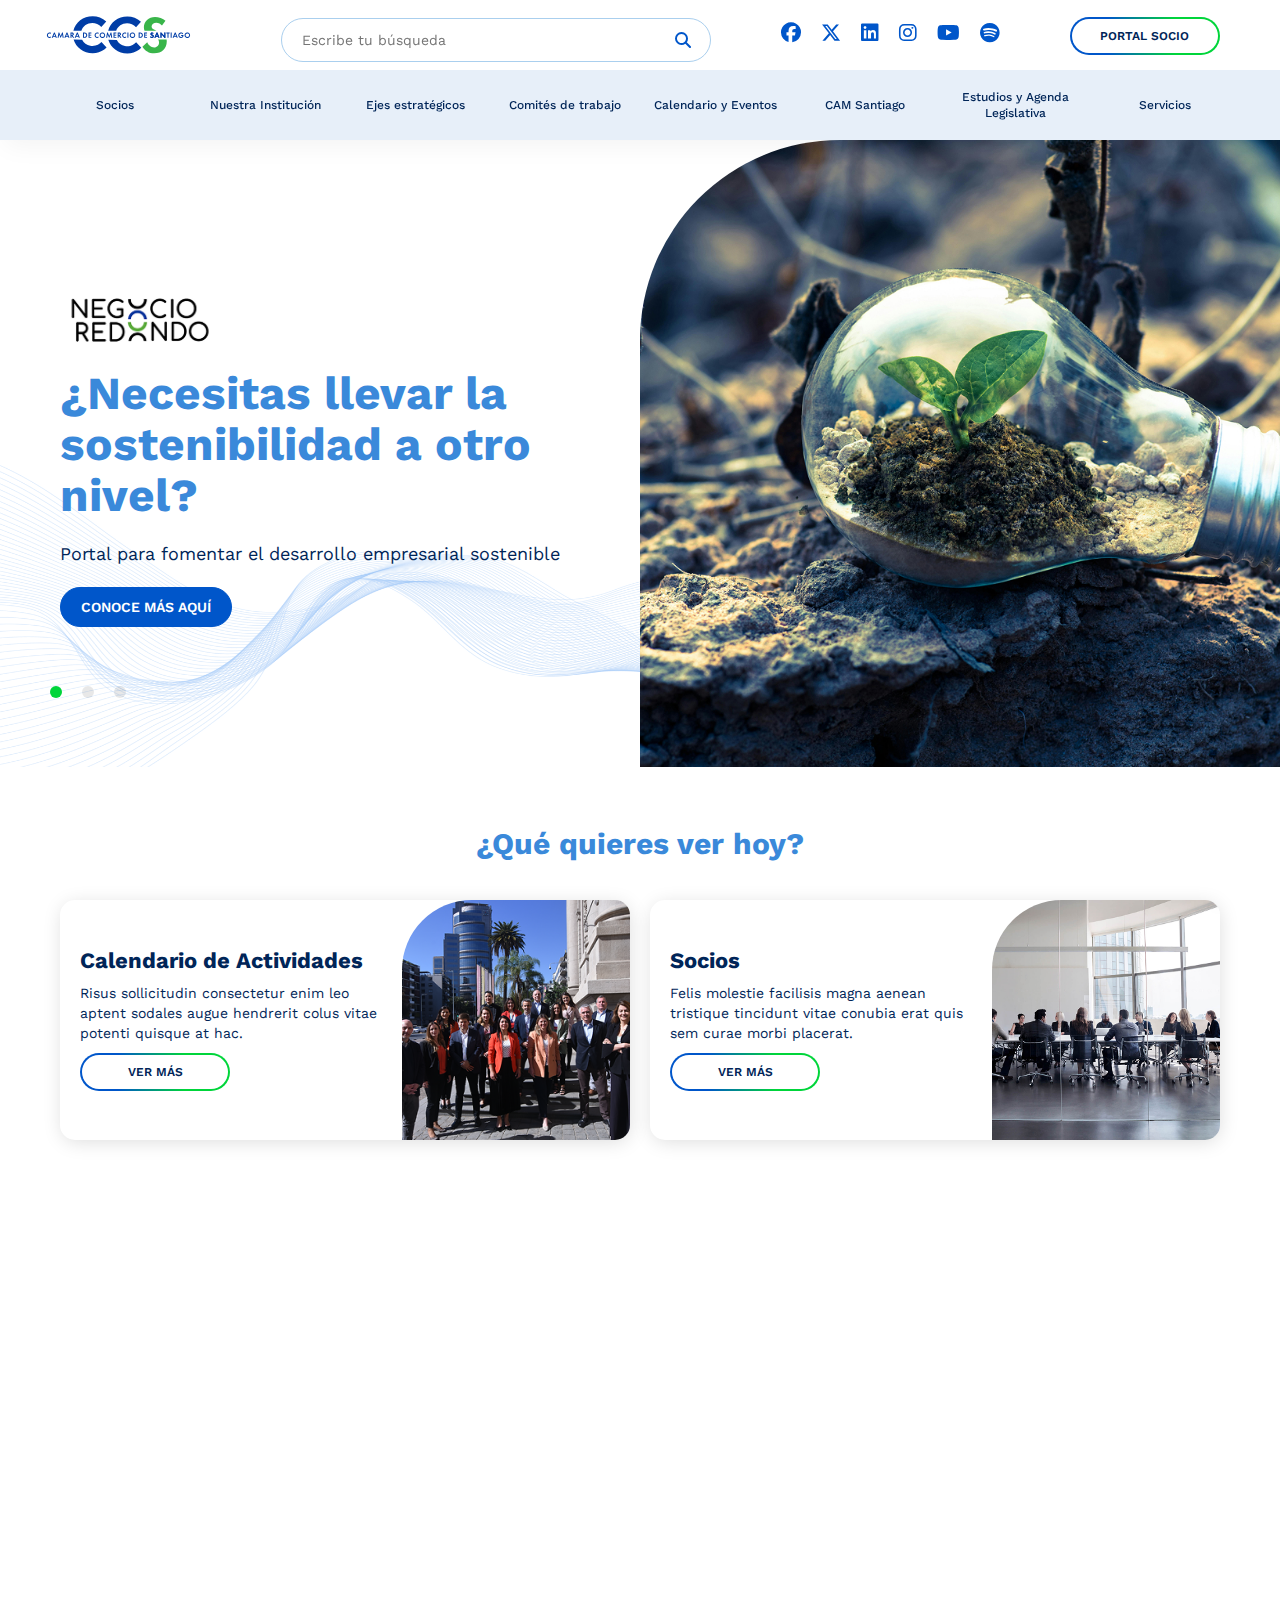
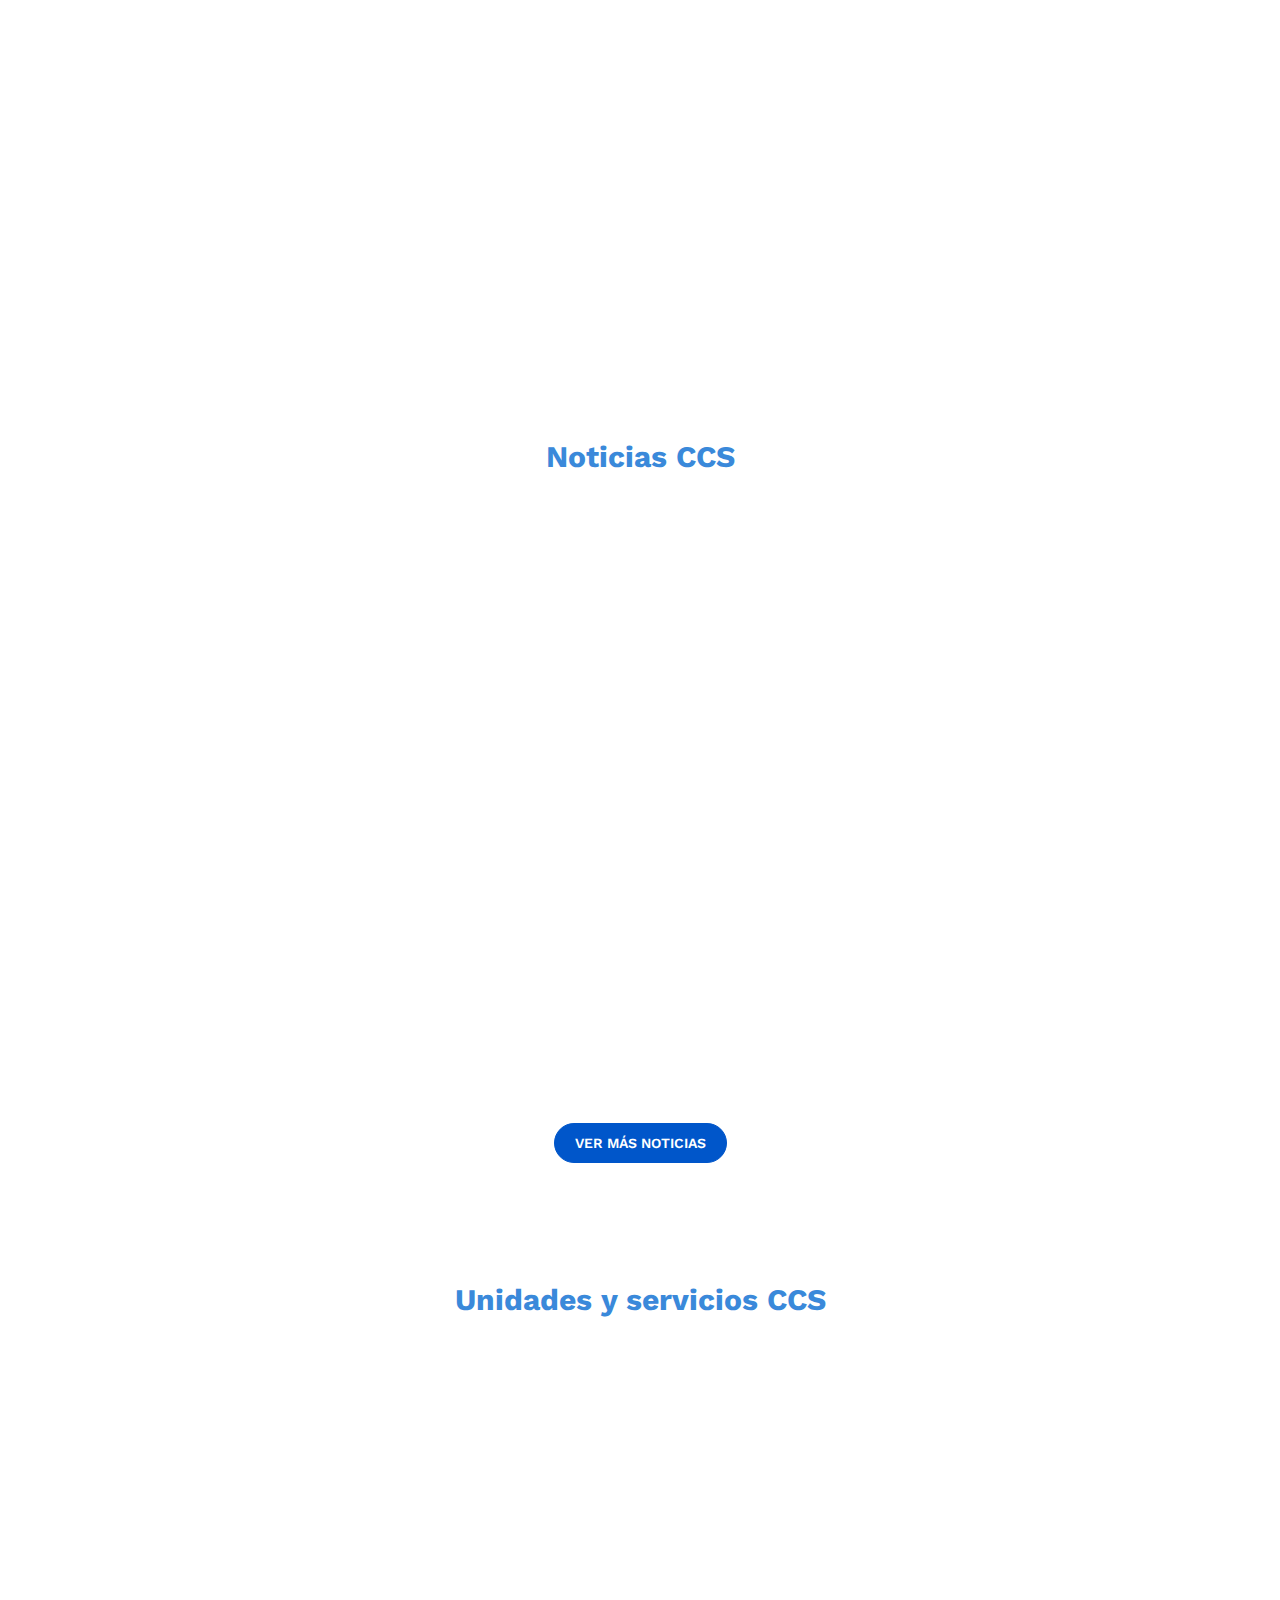
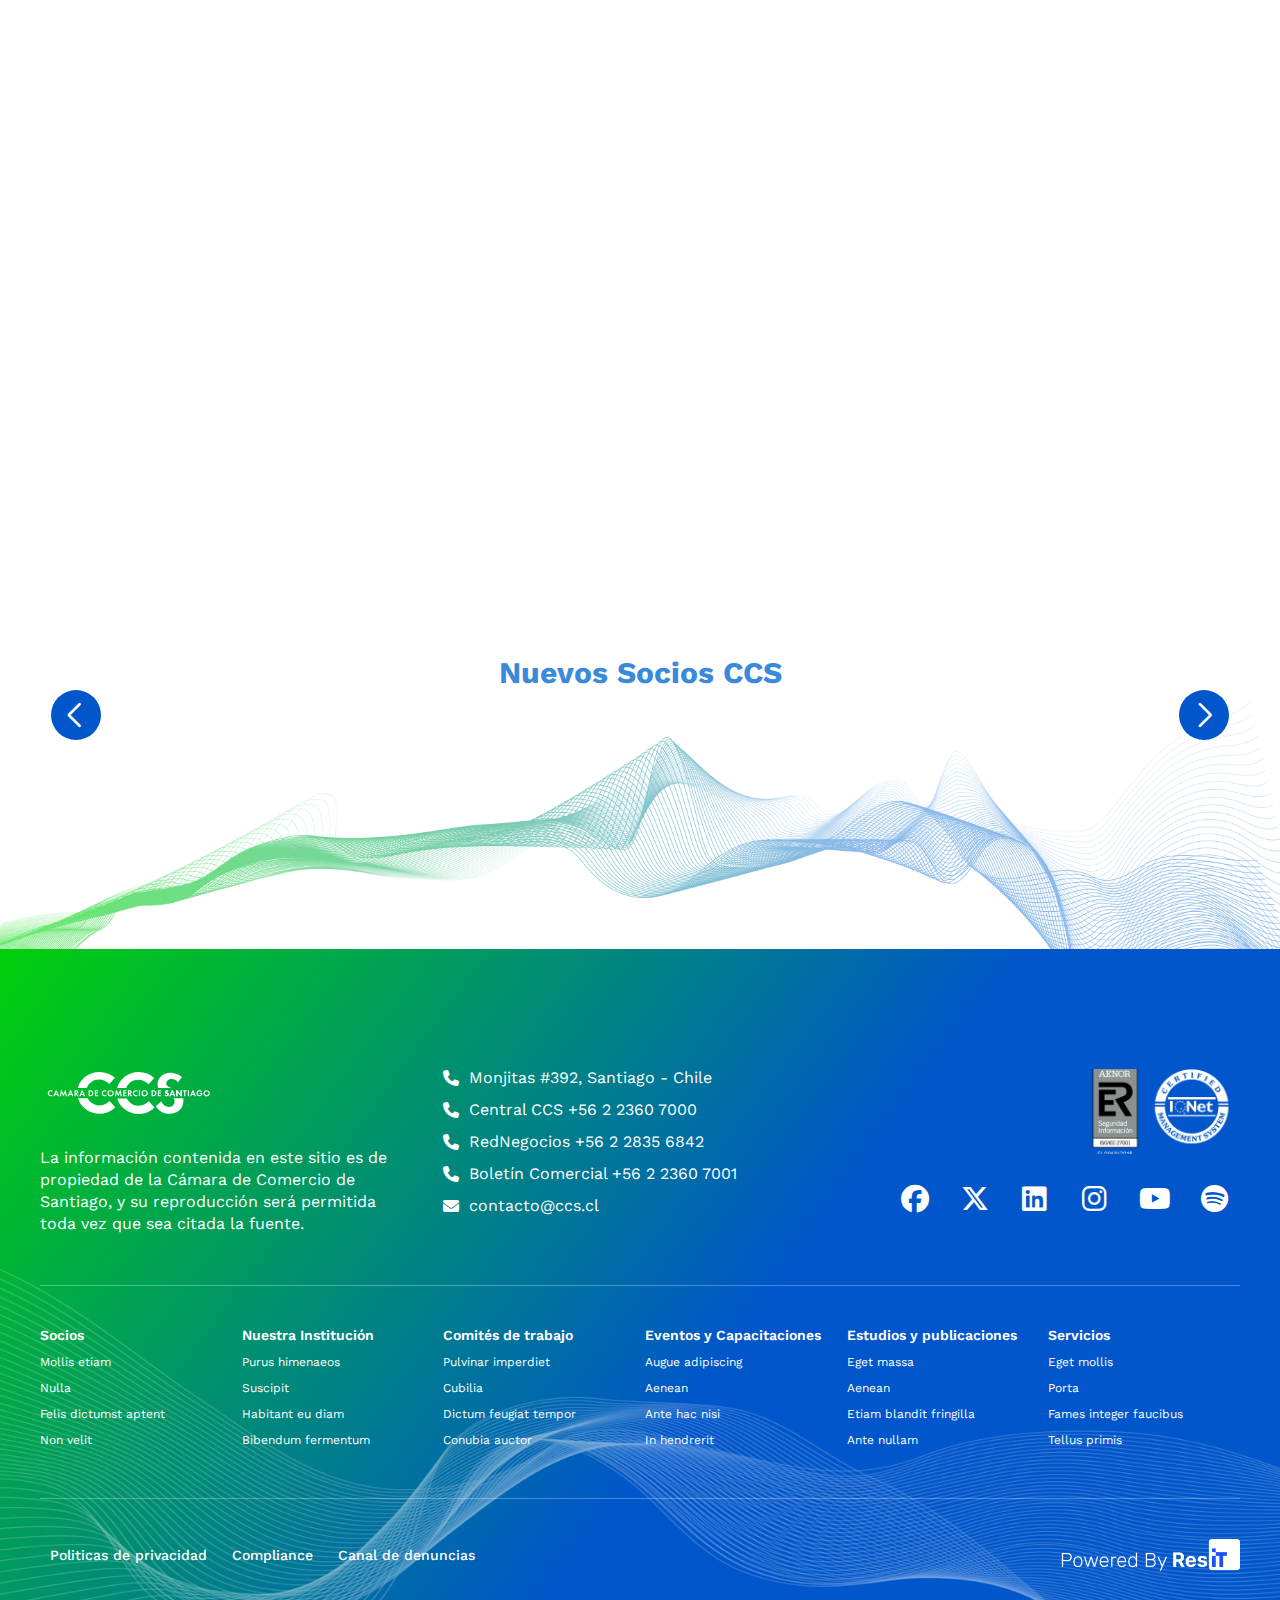
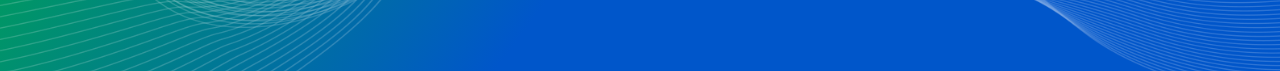
<file: index.html>
<!DOCTYPE html>
<html lang="es">
  <head>
    <title>Cámara de Comercio de Santiago - CCS</title>
    <meta charset="UTF-8">
    <link href="img/favicon.png" rel="shortcut icon">
    <meta name="viewport" content="width=device-width, initial-scale=1, maximum-scale=1">
    <link href="css/main.css?v=65835" rel="stylesheet" type="text/css">
    <script src="js/main.js?v=65835" type="text/javascript"></script>
    <link rel="stylesheet" href="https://cdnjs.cloudflare.com/ajax/libs/font-awesome/6.7.2/css/all.min.css">
    <!-- Meta tags facebook-->
    <meta property="og:title" content="#">
    <meta property="og:description" content="#">
    <meta property="og:image" content="#">
    <!-- Meta tags twitter cards-->
    <meta name="twitter:card" content="summary_large_image">
    <meta name="twitter:title" content="#">
    <meta name="twitter:description" content="#">
    <meta name="twitter:image" content="#"><link rel="preconnect" href="https://fonts.googleapis.com">
    <link rel="preconnect" href="https://fonts.gstatic.com" crossorigin>
    <link href="https://fonts.googleapis.com/css2?family=Work+Sans:ital,wght@0,100..900;1,100..900&display=swap" rel="stylesheet">
    <link rel="stylesheet" href="https://cdnjs.cloudflare.com/ajax/libs/font-awesome/6.7.2/css/all.min.css">
  </head>
  <body>
    <header>
      <div class="header__primary">
        <div class="header__wrap">
          <div class="header__flex">
            <div class="header__logo"><a href="index.html"><img src="img/icons/logo-ccs.svg"></a></div>
            <div class="header__search">
              <form>
                <div class="form__element">
                  <div class="form__input">
                    <input type="text" name="#" placeholder="Escribe tu búsqueda">
                  </div>
                  <div class="form__button">
                    <button><i class="fas fa-search"></i></button>
                  </div>
                </div>
              </form>
            </div>
            <div class="header__socials">
              <div class="header__social"><a href="#"><span class="fa-brands fa-facebook"></span></a></div>
              <div class="header__social"><a href="#"><span class="fa-brands fa-x-twitter"></span></a></div>
              <div class="header__social"><a href="#"><span class="fa-brands fa-linkedin"></span></a></div>
              <div class="header__social"><a href="#"><span class="fa-brands fa-instagram"></span></a></div>
              <div class="header__social"><a href="#"><span class="fa-brands fa-youtube"></span></a></div>
              <div class="header__social"><a href="#"><span class="fa-brands fa-spotify"> </span></a></div>
            </div>
            <div class="header__items">
              <div class="header__button"><a href="#" class="btn btn--grad btn--sm">Portal Socio</a></div>
              <div class="header__ham"><span></span><span></span><span></span></div>
            </div>
          </div>
        </div>
      </div>
      <div class="header__secondary">
        <div class="header__wrap">
          <div class="header__nav">
            <div class="header__nav__bg"></div>
            <div class="header__nav__nav">
              <div class="header__nav__close">
                <div></div>
                <div></div>
              </div>
              <div class="header__nav__back">
                <div></div>
                <div></div>
                <div></div>
              </div>
              <div class="header__menu">
                <nav>
                  <ul>
                    <li class="header__nav__li header__nav__li--socios"><a href="#">Socios</a></li>
                    <li class="header__nav__li header__nav__li--institucion"><a href="#">Nuestra Institución</a></li>
                    <li><a href="#">Ejes estratégicos</a></li>
                    <li><a href="#">Comités de trabajo</a></li>
                    <li><a href="#">Calendario y Eventos</a></li>
                    <li><a href="#">CAM Santiago</a></li>
                    <li><a href="#">Estudios y Agenda Legislativa</a></li>
                    <li><a href="#">Servicios</a></li>
                  </ul>
                </nav>
              </div>
            </div>
            <div class="header__nav__mobile">
              <div class="header__nav__opacity"> </div>
              <div class="header__nav__nav"> 
                <div class="header__nav__nav__header"> 
                  <div class="header__nav__isotipo"> <img src="img/icons/logo-ccs.svg"></div>
                  <div class="header__nav__close">
                    <div></div>
                    <div></div>
                  </div>
                  <div class="header__nav__back">
                    <div></div>
                    <div></div>
                    <div></div>
                  </div>
                </div>
                <div class="header__nav__nav__body">
                  <div class="header__nav__nav__menu"> 
                    <ul>
                      <li><a href="#">Socios</a></li>
                      <li><a href="#">Nuestra Institución</a></li>
                      <li><a href="#">Ejes estratégicos</a></li>
                      <li><a href="#">Comités de trabajo</a></li>
                      <li><a href="#">Calendario y Eventos</a></li>
                      <li><a href="#">CAM Santiago</a></li>
                      <li><a href="#">Estudios y Agenda Legislativa</a></li>
                      <li><a href="#">Servicios</a></li>
                    </ul>
                  </div>
                </div>
                <div class="header__nav__nav__footer">
                  <div class="header__socials">
                    <div class="header__social"><a href="#"><span class="fa-brands fa-facebook"></span></a></div>
                    <div class="header__social"><a href="#"><span class="fa-brands fa-x-twitter"></span></a></div>
                    <div class="header__social"><a href="#"><span class="fa-brands fa-linkedin"></span></a></div>
                    <div class="header__social"><a href="#"><span class="fa-brands fa-instagram"></span></a></div>
                    <div class="header__social"><a href="#"><span class="fa-brands fa-youtube"></span></a></div>
                    <div class="header__social"><a href="#"><span class="fa-brands fa-spotify"> </span></a></div>
                  </div>
                  <div class="header__nav__buttons"><a href="contact.html" class="btn">Contacto</a></div>
                </div>
              </div>
            </div>
          </div>
        </div>
      </div>
      <div class="header__supernav">
        <div class="supernav">
          <div class="supernav__bg"></div>
          <div class="supernav__els">
            <div class="supernav__el supernav__el--socios">
              <div class="supernav__aside">
                <ul>
                  <li>Hazte Socio</li>
                  <li>Beneficios</li>
                  <li>Descuentos</li>
                  <li>StartCCS</li>
                  <li>Noticias Socios</li>
                  <li>Acceso portal Socios</li>
                </ul>
              </div>
              <div class="supernav__bodies">
                <div class="supernav__body">
                  <div class="cols">
                    <div class="col-md-6">
                      <div class="supernav__content">
                        <h3>Hazte Socio</h3>
                        <p>Ullamcorper senectus ullamcorper praesent malesuada senectus interdum odio augue aenean. Egestas lacinia eget mi vitae elementum varius consectetur tellus placerat at donec nostra aliquam et.
                        </p>
                      </div>
                    </div>
                    <div class="col-md-6">
                      <div class="supernav__content">
                        <p>Posuere class ac potenti gravida phasellus feugiat arcu aliquam etiam. Primis fusce consequat eros eget volutpat consectetur elementum tincidunt dui litora hac justo tristique litora et curabitur senectus luctus blandit.
                        </p>
                        <ul>
                          <li>Scelerisque quisque
                          </li>
                          <li>Diam bibendum
                          </li>
                          <li>Curabitur auctor
                          </li>
                        </ul>
                      </div>
                    </div>
                  </div>
                </div>
                <div class="supernav__body">
                  <div class="cols">
                    <div class="col-md-6">
                      <h3>Beneficios</h3>
                      <p>Blandit taciti torquent quisque tincidunt torquent aenean imperdiet proin tellus. Suscipit bibendum dictumst lobortis ante lacinia suspendisse vel neque neque neque ultrices ullamcorper volutpat colus.
                      </p>
                    </div>
                    <div class="col-md-6">
                      <div class="supernav__content">
                        <p>Ante vel porta quisque urna potenti tortor litora ac himenaeos. Euismod nam morbi lacinia dictumst nec netus nulla per nisl rutrum per in senectus diam hendrerit eros odio netus primis.
                        </p>
                        <ul>
                          <li>Ullamcorper cursus
                          </li>
                          <li>Inceptos aliquet
                          </li>
                          <li>Quis primis
                          </li>
                        </ul>
                      </div>
                    </div>
                  </div>
                </div>
                <div class="supernav__body">
                  <div class="cols">
                    <div class="col-md-6">
                      <h3>Descuentos</h3>
                      <p>Himenaeos colus cras aliquam id porta sodales at hendrerit turpis. Vitae libero etiam nullam conubia ultrices et urna nec vehicula venenatis vitae platea senectus taciti.
                      </p>
                    </div>
                    <div class="col-md-6">
                      <div class="supernav__content">
                        <p>Elit malesuada nam urna aenean donec quis dictum torquent orci. Iaculis hendrerit nisl condimentum felis purus sed ultricies varius viverra nunc luctus non fringilla mi morbi gravida mattis est condimentum.
                        </p>
                        <ul>
                          <li>Felis dictumst
                          </li>
                          <li>Nisl hendrerit
                          </li>
                          <li>Nulla viverra
                          </li>
                        </ul>
                      </div>
                    </div>
                  </div>
                </div>
                <div class="supernav__body">
                  <div class="cols">
                    <div class="col-md-6">
                      <h3>StartCCS</h3>
                      <p>Netus venenatis lacus consequat vestibulum eros et nunc inceptos lobortis. Volutpat urna tempus metus vulputate congue habitasse nunc vehicula orci gravida nam dapibus lacinia fames.
                      </p>
                    </div>
                    <div class="col-md-6">
                      <div class="supernav__content">
                        <p>Ornare himenaeos elit colus lectus ad et dapibus mattis nisi. Ad nulla conubia donec euismod et pretium ligula elementum dictum cursus ad auctor vel libero curabitur morbi venenatis platea nulla.
                        </p>
                        <ul>
                          <li>Dictum mauris
                          </li>
                          <li>Est dictumst
                          </li>
                          <li>Netus vel
                          </li>
                        </ul>
                      </div>
                    </div>
                  </div>
                </div>
                <div class="supernav__body">
                  <div class="cols">
                    <div class="col-md-6">
                      <div class="supernav__content">
                        <h3>Noticias Socios</h3>
                        <p>Aenean molestie at class bibendum justo leo dapibus suspendisse aenean. Porta donec feugiat eget egestas lacus faucibus urna molestie faucibus scelerisque accumsan nam ligula consequat.
                        </p>
                      </div>
                    </div>
                    <div class="col-md-6">
                      <div class="supernav__content">
                        <p>Hendrerit metus augue suspendisse gravida lobortis pharetra platea curabitur laoreet. Porta tellus habitasse tristique ut pharetra fames ad fusce non habitant lacus eget fusce faucibus ut facilisis aptent sociosqu etiam.
                        </p>
                        <ul>
                          <li>Quis augue
                          </li>
                          <li>Cubilia ut
                          </li>
                          <li>Himenaeos ullamcorper
                          </li>
                        </ul>
                      </div>
                    </div>
                  </div>
                </div>
                <div class="supernav__body">
                  <div class="cols">
                    <div class="col-md-6">
                      <div class="supernav__content">
                        <h3>Acceso portal Socios</h3>
                        <p>At varius turpis justo iaculis integer ullamcorper scelerisque adipiscing lacinia. Habitasse nulla aenean vulputate quisque et curae fermentum ut aliquam curabitur gravida donec in vitae.
                        </p>
                      </div>
                    </div>
                    <div class="col-md-6">
                      <div class="supernav__content">
                        <p>Morbi risus id enim varius fermentum quis orci augue egestas. Vulputate id commodo fusce magna sem adipiscing in at porta ut quam rhoncus ac lacus ut ante litora donec sagittis.
                        </p>
                        <ul>
                          <li>Class auctor
                          </li>
                          <li>Commodo placerat
                          </li>
                          <li>Quam aenean
                          </li>
                        </ul>
                      </div>
                    </div>
                  </div>
                </div>
              </div>
              <div class="supernav__footer">
                <div class="supernav__banner">
                  <div class="supernav__content">
                    <h4>¿AÚN NO ERES SOCIO?</h4>
                    <p>Únete a la CCS y aprovecha todos los beneficios disponibles para ti y tu empresa.</p><a class="btn btn--grad">Hazte socio</a>
                  </div>
                  <div class="supernav__image"><img src="img/uploads/image-banner-socio.png"></div>
                </div>
              </div>
            </div>
            <div class="supernav__el supernav__el--institucion">
              <div class="supernav__aside">
                <ul>
                  <li class="current">Datacenter</li>
                  <li>Cloud</li>
                  <li>Workplace Services</li>
                  <li>Soluciones de Infraestructura</li>
                  <li>Outsourcing TI</li>
                  <li>Soluciones de Negocio</li>
                  <li>Servicios TI</li>
                </ul>
              </div>
              <div class="supernav__bodies">
                <div class="supernav__body">
                  <div class="cols">
                    <div class="col-md-6">
                      <h3>Datacenter</h3>
                      <ul>
                        <li><a href="service-lvl-3.html">Facilities</a></li>
                        <li><a href="service-lvl-3.html">Managed Services</a></li>
                        <li><a href="service-lvl-3.html">SOC <span style="color:red;">???</span></a></li>
                      </ul>
                    </div>
                    <div class="col-md-6">
                      <div class="content">
                        <p>Semper iaculis hendrerit felis nunc nibh tortor tempor non primis aptent placerat quisque non eu senectus aliquam consequat enim tincidunt.
                        </p>
                        <ul>
                          <li>Rutrum mattis
                          </li>
                          <li>Rhoncus ullamcorper
                          </li>
                          <li>Egestas fermentum
                          </li>
                        </ul>
                      </div>
                    </div>
                  </div>
                </div>
                <div class="supernav__body">
                  <div class="cols">
                    <div class="col-md-6">
                      <h3>Cloud</h3>
                      <ul>
                        <li><a href="service-lvl-3.html">Cloud Empresarial SONDA</a></li>
                        <li><a href="service-lvl-3.html">Cloud para SAP HANA</a></li>
                        <li><a href="service-lvl-3-azure.html">Managed Azure</a></li>
                        <li><a href="service-lvl-3.html">Multicloud</a></li>
                        <li><a href="service-lvl-3.html">Managed AWS</a></li>
                      </ul>
                    </div>
                    <div class="col-md-6">
                      <div class="content">
                        <p>Aptent cursus consequat nec in tincidunt phasellus egestas orci nulla pretium mi nam ante mauris scelerisque gravida laoreet massa primis.
                        </p>
                        <ul>
                          <li>Nam ligula
                          </li>
                          <li>Varius aenean
                          </li>
                          <li>Senectus aliquam
                          </li>
                        </ul>
                      </div>
                    </div>
                  </div>
                </div>
                <div class="supernav__body">
                  <div class="cols">
                    <div class="col-md-6">
                      <h3>Workplace Services</h3>
                      <ul>
                        <li><a href="service-lvl-3.html">Managed Device Services</a></li>
                        <li><a href="service-lvl-3.html">Soporte Workplace</a></li>
                        <li><a href="service-lvl-3.html">Workplace Solutions</a></li>
                      </ul>
                    </div>
                    <div class="col-md-6">
                      <div class="content">
                        <p>Hendrerit sed aenean egestas ac auctor velit fringilla nisl gravida ultricies massa nibh pellentesque aenean cursus habitant eget maecenas integer.
                        </p>
                        <ul>
                          <li>A platea
                          </li>
                          <li>Venenatis posuere
                          </li>
                          <li>Curabitur nunc
                          </li>
                        </ul>
                      </div>
                    </div>
                  </div>
                </div>
                <div class="supernav__body">
                  <div class="cols">
                    <div class="col-md-6">
                      <h3>Soluciones de Infraestructura</h3>
                      <ul>
                        <li><a href="service-lvl-3.html">Soluciones de Valor</a></li>
                        <li><a href="service-lvl-3.html">Servicios Profesionales</a></li>
                        <li><a href="service-lvl-3.html">Proyectos de Integración</a></li>
                        <li><a href="service-lvl-3.html">Software</a></li>
                        <li><a href="service-lvl-3.html">Equipamiento</a></li>
                        <li><a href="service-lvl-3.html">Servicios de Infraestructura</a></li>
                      </ul>
                    </div>
                    <div class="col-md-6">
                      <div class="content">
                        <p>Auctor sagittis nulla nostra ullamcorper rutrum curabitur mauris risus maecenas consectetur nisi curabitur potenti enim neque ante et aliquam eget.
                        </p>
                        <ul>
                          <li>Conubia per
                          </li>
                          <li>Neque convallis
                          </li>
                          <li>Viverra non
                          </li>
                        </ul>
                      </div>
                    </div>
                  </div>
                </div>
                <div class="supernav__body">
                  <div class="cols">
                    <div class="col-md-6">
                      <h3>Outsourcing TI</h3>
                      <ul>
                        <li><a href="service-lvl-3.html">Outsourcing Transformacional</a></li>
                        <li><a href="service-lvl-3.html">Managed Device Services</a></li>
                        <li><a href="service-lvl-3.html">Datacenter</a></li>
                        <li><a href="service-lvl-3.html">Soporte Workplace</a></li>
                      </ul>
                    </div>
                    <div class="col-md-6">
                      <div class="content">
                        <p>Curae urna proin condimentum diam aenean sodales tellus proin elit vitae volutpat auctor sapien turpis molestie vivamus lobortis feugiat orci.
                        </p>
                        <ul>
                          <li>Risus semper
                          </li>
                          <li>Metus potenti
                          </li>
                          <li>Vel quisque
                          </li>
                        </ul>
                      </div>
                    </div>
                  </div>
                </div>
                <div class="supernav__body">
                  <div class="cols">
                    <div class="col-md-6">
                      <h3>Soluciones de Negocio</h3>
                      <ul>
                        <li><a href="service-lvl-3.html">Salud</a></li>
                        <li><a href="service-lvl-3.html">Solución Comercio Exterior</a></li>
                        <li><a href="service-lvl-3.html">Solución Gestión Tributaria y Contable</a></li>
                        <li><a href="service-lvl-3.html">Transporte y Logística</a></li>
                        <li><a href="service-lvl-3.html">Manufactura</a></li>
                        <li><a href="service-lvl-3.html">Gobierno y Sector Público</a></li>
                        <li><a href="service-lvl-3.html">Utilities</a></li>
                        <li><a href="service-lvl-3.html">Solución de Control Financiero y Logístico</a></li>
                        <li><a href="service-lvl-3.html">Banca y Finanzas</a></li>
                        <li><a href="service-lvl-3.html">Cross Market Solutions</a></li>
                      </ul>
                    </div>
                    <div class="col-md-6">
                      <div class="content">
                        <p>Senectus ornare enim ac class sapien nullam vivamus pulvinar justo etiam tristique etiam praesent et congue litora litora augue felis.
                        </p>
                        <ul>
                          <li>Fermentum vulputate
                          </li>
                          <li>Varius nibh
                          </li>
                          <li>In fermentum
                          </li>
                        </ul>
                      </div>
                    </div>
                  </div>
                </div>
                <div class="supernav__body">
                  <div class="cols">
                    <div class="col-md-6">
                      <h3>Servicios TI</h3>
                      <ul>
                        <li><a href="service-lvl-3.html">Servicios para Aplicaciones</a></li>
                        <li><a href="service-lvl-3.html">Servicios de Infraestructura</a></li>
                        <li><a href="service-lvl-3.html">Application Management Services - AMS</a></li>
                        <li><a href="service-lvl-3.html">Servicios Profesionales</a></li>
                        <li><a href="service-lvl-3.html">Managed Services</a></li>
                      </ul>
                    </div>
                    <div class="col-md-6">
                      <div class="content">
                        <p>Aliquam fermentum tellus platea torquent purus hendrerit curabitur litora est mollis class tincidunt elit auctor gravida varius fermentum placerat ultrices.
                        </p>
                        <ul>
                          <li>Ad duis
                          </li>
                          <li>Varius primis
                          </li>
                          <li>Semper venenatis
                          </li>
                        </ul>
                      </div>
                    </div>
                  </div>
                </div>
              </div>
              <div class="supernav__footer"></div>
            </div>
          </div>
        </div>
      </div>
    </header>
    <div id="sections">
      <section class="section--hero">
        <div class="section__lines"> <img src="img/uploads/eff-lines-1.png"></div>
        <div class="section__body">
          <div class="section__slider">
            <div class="slider"> 
              <div class="slides"> 
                <div class="slide">
                  <div class="section__slide">
                    <div class="section__wrap section__wrap--hero">
                      <div class="section__body">
                        <div class="section__content">
                          <div class="section__logo"><img src="img/icons/logo-negocio-redondo.png"></div>
                          <h1 class="section__title">¿Necesitas llevar la sostenibilidad a otro nivel?</h1>
                          <p>Portal para fomentar el desarrollo empresarial sostenible</p><a href="#" class="btn">Conoce más aquí</a>
                        </div>
                      </div>
                    </div>
                    <div class="section__bg">
                      <div class="bg"><img src="img/uploads/image-bannerhero-1.jpg"></div>
                    </div>
                  </div>
                </div>
                <div class="slide">
                  <div class="section__slide">
                    <div class="section__wrap section__wrap--hero">
                      <div class="section__body">
                        <div class="section__content">
                          <div class="section__logo"><img src="img/icons/logo-camara-peru.png"></div>
                          <h1 class="section__title">Misión comercial CCS Perú</h1>
                          <p>La Cámara de Comercio de Sanriago (CCS) lo invita a participar de su próxima Misión Comercial a Perú, que visitará la ciudad de Lima, entre los dias 12 y 15 de Mayo 2025</p><a href="#" class="btn">Conoce más aquí</a>
                        </div>
                      </div>
                    </div>
                    <div class="section__bg">
                      <div class="bg"><img src="img/uploads/image-bannerhero-2.jpg"></div>
                    </div>
                  </div>
                </div>
                <div class="slide">
                  <div class="section__slide">
                    <div class="section__wrap section__wrap--hero">
                      <div class="section__body">
                        <div class="section__content">
                          <div class="section__logo"><img src="img/icons/logo-negocio-redondo.png"></div>
                          <h1 class="section__title">¿Necesitas llevar la sostenibilidad a otro nivel?</h1>
                          <p>Portal para fomentar el desarrollo empresarial sostenible</p><a href="#" class="btn">Conoce más aquí</a>
                        </div>
                      </div>
                    </div>
                    <div class="section__bg">
                      <div class="bg"><img src="img/uploads/image-bannerhero-3.png"></div>
                    </div>
                  </div>
                </div>
              </div>
            </div>
          </div>
        </div>
      </section>
      <section class="section--categories">
        <div class="section__wrap">
          <div class="section__header">
            <h3 class="section__title">¿Qué quieres ver hoy?</h3>
          </div>
          <div class="section__body">
            <div class="section__categories">
              <div class="cols cols-gutter-2">
                <div class="col-xs-6 dscroll">
                  <article class="article--category">
                    <div class="article__body">
                      <div class="article__content">
                        <h4 class="article__title">Calendario de Actividades</h4>
                        <p>Risus sollicitudin consectetur enim leo aptent sodales augue hendrerit colus vitae potenti quisque at hac.
                        </p>
                      </div>
                      <div class="article__button"><a href="#" class="btn btn--sm btn--grad">Ver más</a></div>
                    </div>
                    <div class="article__bg">
                      <div class="bg"><img src="img/uploads/image-category-1.png"></div>
                    </div>
                  </article>
                </div>
                <div class="col-xs-6 dscroll">
                  <article class="article--category">
                    <div class="article__body">
                      <div class="article__content">
                        <h4 class="article__title">Socios</h4>
                        <p>Felis molestie facilisis magna aenean tristique tincidunt vitae conubia erat quis sem curae morbi placerat.
                        </p>
                      </div>
                      <div class="article__button"><a href="#" class="btn btn--sm btn--grad">Ver más</a></div>
                    </div>
                    <div class="article__bg">
                      <div class="bg"><img src="img/uploads/image-category-2.png"></div>
                    </div>
                  </article>
                </div>
                <div class="col-xs-6 dscroll">
                  <article class="article--category">
                    <div class="article__body">
                      <div class="article__content">
                        <h4 class="article__title">Newsletter Comercio</h4>
                        <p>Quis morbi venenatis sagittis lectus congue mi egestas ligula habitasse laoreet curabitur dapibus ultrices aliquam.
                        </p>
                      </div>
                      <div class="article__button"><a href="#" class="btn btn--sm btn--grad">Ver más</a></div>
                    </div>
                    <div class="article__bg">
                      <div class="bg"><img src="img/uploads/image-category-3.png"></div>
                    </div>
                  </article>
                </div>
                <div class="col-xs-6 dscroll">
                  <article class="article--category">
                    <div class="article__body">
                      <div class="article__content">
                        <h4 class="article__title">Canal Multimedia</h4>
                        <p>Aenean proin velit aptent cubilia consectetur magna diam feugiat mi donec justo ut pulvinar nisl.
                        </p>
                      </div>
                      <div class="article__button"><a href="#" class="btn btn--sm btn--grad">Ver más</a></div>
                    </div>
                    <div class="article__bg">
                      <div class="bg"><img src="img/uploads/image-category-4.png"></div>
                    </div>
                  </article>
                </div>
                <div class="col-xs-6 dscroll">
                  <article class="article--category">
                    <div class="article__body">
                      <div class="article__content">
                        <h4 class="article__title">WORKS CCS</h4>
                        <p>Velit nam leo mauris non congue nam tempor sapien conubia primis rutrum ligula enim netus.
                        </p>
                      </div>
                      <div class="article__button"><a href="#" class="btn btn--sm btn--grad">Ver más</a></div>
                    </div>
                    <div class="article__bg">
                      <div class="bg"><img src="img/uploads/image-category-5.png"></div>
                    </div>
                  </article>
                </div>
                <div class="col-xs-6 dscroll">
                  <article class="article--category">
                    <div class="article__body">
                      <div class="article__content">
                        <h4 class="article__title">COMEX CCS</h4>
                        <p>Per pretium inceptos hendrerit mauris rutrum duis cras nullam eget faucibus iaculis aptent semper quis.
                        </p>
                      </div>
                      <div class="article__button"><a href="#" class="btn btn--sm btn--grad">Ver más</a></div>
                    </div>
                    <div class="article__bg">
                      <div class="bg"><img src="img/uploads/image-category-6.png"></div>
                    </div>
                  </article>
                </div>
                <div class="col-xs-6 dscroll">
                  <article class="article--category">
                    <div class="article__body">
                      <div class="article__content">
                        <h4 class="article__title">Estudios CCS</h4>
                        <p>Vel mauris proin per commodo aliquet risus lobortis ornare nullam aliquam ultricies nulla quis nisl.
                        </p>
                      </div>
                      <div class="article__button"><a href="#" class="btn btn--sm btn--grad">Ver más</a></div>
                    </div>
                    <div class="article__bg">
                      <div class="bg"><img src="img/uploads/image-category-7.png"></div>
                    </div>
                  </article>
                </div>
                <div class="col-xs-6 dscroll">
                  <article class="article--category">
                    <div class="article__body">
                      <div class="article__content">
                        <h4 class="article__title">Agenda Legislativa</h4>
                        <p>Taciti aliquam torquent risus fermentum aenean potenti justo vestibulum euismod aenean sollicitudin hac blandit primis.
                        </p>
                      </div>
                      <div class="article__button"><a href="#" class="btn btn--sm btn--grad">Ver más</a></div>
                    </div>
                    <div class="article__bg">
                      <div class="bg"><img src="img/uploads/image-category-8.png"></div>
                    </div>
                  </article>
                </div>
              </div>
            </div>
          </div>
        </div>
      </section>
      <section class="section--news">
        <div class="section__wrap">
          <div class="section__header">
            <h3 class="section__title">Noticias CCS</h3>
          </div>
          <div class="section__body">
            <div class="section__news">
              <div class="cols cols-gutter-2 cols-scroll">
                <div class="col-md-4 dscroll">
                  <article class="article--new">
                    <div class="article__bg"><span class="article__category">Noticias</span>
                      <div class="bg"><img src="img/uploads/image-new-1.jpg"></div>
                    </div>
                    <div class="article__body">
                      <div class="article__content"><span class="article__date">17/12/2024</span>
                        <h4 class="article__title">Black Friday 2024 supera los US$550 millones en ventas online y presenciales</h4>
                        <p>Las cifras reflejan un notable aumento del 25% en los valores nominales (en pesos) y del 14% en la cantidad de transacciones ...</p>
                      </div>
                      <div class="article__button"><a href="single-new.html" class="btn btn--sm btn--grad">Ver más</a></div>
                    </div>
                  </article>
                </div>
                <div class="col-md-4 dscroll">
                  <article class="article--new">
                    <div class="article__bg"><span class="article__category">Noticias</span>
                      <div class="bg"><img src="img/uploads/image-new-2.jpg"></div>
                    </div>
                    <div class="article__body">
                      <div class="article__content"><span class="article__date">17/12/2024</span>
                        <h4 class="article__title">CCS se reúne con alcalde de Santiago para abordar desafíos del centro de la ciudad</h4>
                        <p>La Cámara de Comercio de Santiago y el alcalde Mario Desbordes se reunieron para analizar temas prioritarios como la seguridad ...</p>
                      </div>
                      <div class="article__button"><a href="single-new.html" class="btn btn--sm btn--grad">Ver más</a></div>
                    </div>
                  </article>
                </div>
                <div class="col-md-4 dscroll">
                  <article class="article--new">
                    <div class="article__bg"><span class="article__category">Noticias</span>
                      <div class="bg"><img src="img/uploads/image-new-3.jpg"></div>
                    </div>
                    <div class="article__body">
                      <div class="article__content"><span class="article__date">17/12/2024</span>
                        <h4 class="article__title">Mastercard premió a Evertec en los “Acceptance – Growth”</h4>
                        <p>Evertec recibió un “Acceptance – Growth” durante los Mastercard Engage LAC Excellence Awards 2024. ...</p>
                      </div>
                      <div class="article__button"><a href="single-new.html" class="btn btn--sm btn--grad">Ver más</a></div>
                    </div>
                  </article>
                </div>
              </div>
            </div>
          </div>
          <div class="section__footer"><a href="#" class="btn">Ver más noticias</a></div>
        </div>
      </section>
      <section class="section--services">
        <div class="section__wrap">
          <div class="section__header">
            <h3 class="section__title">Unidades y servicios CCS</h3>
          </div>
          <div class="section__body">
            <div class="section__services">
              <div class="cols cols-gutter-2">
                <div class="col-xs-6 col-md-3 dscroll">
                  <article class="article--service">
                    <div class="article__body">
                      <div class="article__content">
                        <div class="article__logo"><img src="img/icons/logo-service-1.png"></div>
                        <h4 class="article__title">Boletín comercial</h4>
                        <P>El Boletín de Informaciones Comerciales o Boletín Comercial, es un banco de datos de información económica, financiera, bancaria o comercial, administrado por la Cámara de Comercio de Santiago.</P>
                      </div>
                      <div class="article__button"><a href="#" class="btn btn--sm btn--white">Ver más</a></div>
                    </div>
                  </article>
                </div>
                <div class="col-xs-6 col-md-3 dscroll">
                  <article class="article--service">
                    <div class="article__body">
                      <div class="article__content">
                        <div class="article__logo"><img src="img/icons/logo-service-2.png"></div>
                        <h4 class="article__title">CAM Santiago</h4>
                        <P>Centro de Arbitraje y Mediación (CAM) de la Cámara de Comercio de Santiago (CCS)</P>
                      </div>
                      <div class="article__button"><a href="#" class="btn btn--sm btn--white">Ver más</a></div>
                    </div>
                  </article>
                </div>
                <div class="col-xs-6 col-md-3 dscroll">
                  <article class="article--service">
                    <div class="article__body">
                      <div class="article__content">
                        <div class="article__logo"><img src="img/icons/logo-service-3.png"></div>
                        <h4 class="article__title">Comercio Electrónico</h4>
                        <P>Nuestro Comité fue creado en 2011 para innovar y desarrollar el Comercio Electrónico en Chile con base en las buenas prácticas y el trabajo colaborativo entre sus miembros.</P>
                      </div>
                      <div class="article__button"><a href="#" class="btn btn--sm btn--white">Ver más</a></div>
                    </div>
                  </article>
                </div>
                <div class="col-xs-6 col-md-3 dscroll">
                  <article class="article--service">
                    <div class="article__body">
                      <div class="article__content">
                        <div class="article__logo"><img src="img/icons/logo-service-4.png"></div>
                        <h4 class="article__title">Innovación</h4>
                        <P>El área de innovación y emprendimiento de la CCS  busca posicionar a las empresas y emprendedores miembros de nuestra institución en el ecosistema de innovación y emprendimiento</P>
                      </div>
                      <div class="article__button"><a href="#" class="btn btn--sm btn--white">Ver más</a></div>
                    </div>
                  </article>
                </div>
                <div class="col-xs-6 col-md-3 dscroll">
                  <article class="article--service">
                    <div class="article__body">
                      <div class="article__content">
                        <div class="article__logo"><img src="img/icons/logo-service-5.png"></div>
                        <h4 class="article__title">RedNegocios</h4>
                        <P>Somos una plataforma electrónica online que permite evaluar y monitorear riesgos comerciales, financieros, tributarios, legales, laborales, técnicos, de higiene y seguridad, y medioambientales de proveedores y contratistas</P>
                      </div>
                      <div class="article__button"><a href="#" class="btn btn--sm btn--white">Ver más</a></div>
                    </div>
                  </article>
                </div>
                <div class="col-xs-6 col-md-3 dscroll">
                  <article class="article--service">
                    <div class="article__body">
                      <div class="article__content">
                        <div class="article__logo"><img src="img/icons/logo-service-6.png"></div>
                        <h4 class="article__title">Portal Comex CCS</h4>
                        <P>Aplicación que muestra la información oficial del Servicio Nacional de Aduanas de Chile y que permite la búsqueda de datos y descarga en Excel de los registros de las DIN</P>
                      </div>
                      <div class="article__button"><a href="#" class="btn btn--sm btn--white">Ver más</a></div>
                    </div>
                  </article>
                </div>
                <div class="col-xs-6 col-md-3 dscroll">
                  <article class="article--service">
                    <div class="article__body">
                      <div class="article__content">
                        <div class="article__logo"><img src="img/icons/logo-service-7.png"></div>
                        <h4 class="article__title">Soluciones Digitales</h4>
                        <P>Conoce la plataforma de Firma Electrónica pensada para emprendedores, pymes y personas naturales. ¡Súmate a la comunidad!</P>
                      </div>
                      <div class="article__button"><a href="#" class="btn btn--sm btn--white">Ver más</a></div>
                    </div>
                  </article>
                </div>
                <div class="col-xs-6 col-md-3 dscroll">
                  <article class="article--service">
                    <div class="article__body">
                      <div class="article__content">
                        <div class="article__logo"><img src="img/icons/logo-service-8.png"></div>
                        <h4 class="article__title">Resolución en línea</h4>
                        <P>Busca la empresa, haz clic en Crear reclamo y completa los datos para encontrar una solución simple, rápida y justa.</P>
                      </div>
                      <div class="article__button"><a href="#" class="btn btn--sm btn--white">Ver más</a></div>
                    </div>
                  </article>
                </div>
              </div>
            </div>
          </div>
        </div>
      </section>
      <section class="section--newsocios">
        <div class="section__lines"> <img src="img/uploads/eff-lines-2.png"></div>
        <div class="section__wrap">
          <div class="section__header">
            <h3 class="section__title">Nuevos Socios CCS</h3>
          </div>
          <div class="section__body">
            <div class="section__newsocios">
              <div class="section__wrapper">
                <div class="swiper-container swiper-newsocios">
                  <div class="swiper-wrapper">
                    <div class="swiper-slide dscroll">
                      <div class="section__logo"><img src="img/icons/logo-newsocio-1.png"></div>
                    </div>
                    <div class="swiper-slide dscroll">
                      <div class="section__logo"><img src="img/icons/logo-newsocio-2.png"></div>
                    </div>
                    <div class="swiper-slide dscroll">
                      <div class="section__logo"><img src="img/icons/logo-newsocio-3.png"></div>
                    </div>
                    <div class="swiper-slide dscroll">
                      <div class="section__logo"><img src="img/icons/logo-newsocio-4.png"></div>
                    </div>
                    <div class="swiper-slide dscroll">
                      <div class="section__logo"><img src="img/icons/logo-newsocio-5.png"></div>
                    </div>
                  </div>
                </div>
                <div class="swiper-bullets"></div>
                <div class="swiper-button-prev"></div>
                <div class="swiper-button-next"></div>
              </div>
            </div>
          </div>
        </div>
      </section>
    </div>
    <footer>
      <div class="footer__lines"><img src="img/uploads/eff-lines-footer.png"></div>
      <div class="footer__wrap"> 
        <div class="footer__header">
          <div class="cols">
            <div class="footer__flex">
              <div class="col-md-4">
                <div class="footer__left">
                  <div class="footer__logo"><img src="img/icons/logo-ccs-white.svg"></div>
                  <p>La información contenida en este sitio es de propiedad de la Cámara de Comercio de Santiago, y su reproducción será permitida toda vez que sea citada la fuente.</p>
                </div>
              </div>
              <div class="col-md-4">
                <div class="footer__infos">
                  <p class="footer__info">Monjitas #392, Santiago - Chile<span class="fa-solid fa-phone"></span></p>
                  <p class="footer__info">Central CCS +56 2 2360 7000<span class="fa-solid fa-phone"></span></p>
                  <p class="footer__info">RedNegocios +56 2 2835 6842<span class="fa-solid fa-phone"></span></p>
                  <p class="footer__info">Boletín Comercial +56 2 2360 7001<span class="fa-solid fa-phone"></span></p>
                  <p class="footer__info">contacto@ccs.cl<span class="fa-solid fa-envelope"></span></p>
                </div>
              </div>
              <div class="col-md-4">
                <div class="footer__right">
                  <div class="footer__certifications"><img src="img/icons/logo-certifications.png"></div>
                  <div class="footer__socials">
                    <div class="footer__social"><a href="#"><span class="fa-brands fa-facebook"></span></a></div>
                    <div class="footer__social"><a href="#"><span class="fa-brands fa-x-twitter"></span></a></div>
                    <div class="footer__social"><a href="#"><span class="fa-brands fa-linkedin"></span></a></div>
                    <div class="footer__social"><a href="#"><span class="fa-brands fa-instagram"></span></a></div>
                    <div class="footer__social"><a href="#"><span class="fa-brands fa-youtube"></span></a></div>
                    <div class="footer__social"><a href="#"><span class="fa-brands fa-spotify"></span></a></div>
                  </div>
                </div>
              </div>
            </div>
          </div>
        </div>
        <div class="footer__body">
          <div class="cols">
            <div class="col-xs-6 col-md-2">
              <div class="footer__nav">
                <h4>Socios</h4>
                <ul>
                  <li><a href="#">Mollis etiam</a></li>
                  <li><a href="#">Nulla</a></li>
                  <li><a href="#">Felis dictumst aptent</a></li>
                  <li><a href="#">Non velit</a></li>
                </ul>
              </div>
            </div>
            <div class="col-xs-6 col-md-2">
              <div class="footer__nav">
                <h4>Nuestra Institución</h4>
                <ul>
                  <li><a href="#">Purus himenaeos</a></li>
                  <li><a href="#">Suscipit</a></li>
                  <li><a href="#">Habitant eu diam</a></li>
                  <li><a href="#">Bibendum fermentum</a></li>
                </ul>
              </div>
            </div>
            <div class="col-xs-6 col-md-2">
              <div class="footer__nav">
                <h4>Comités de trabajo</h4>
                <ul>
                  <li><a href="#">Pulvinar imperdiet</a></li>
                  <li><a href="#">Cubilia</a></li>
                  <li><a href="#">Dictum feugiat tempor</a></li>
                  <li><a href="#">Conubia auctor</a></li>
                </ul>
              </div>
            </div>
            <div class="col-xs-6 col-md-2">
              <div class="footer__nav">
                <h4>Eventos y Capacitaciones</h4>
                <ul>
                  <li><a href="#">Augue adipiscing</a></li>
                  <li><a href="#">Aenean</a></li>
                  <li><a href="#">Ante hac nisi</a></li>
                  <li><a href="#">In hendrerit</a></li>
                </ul>
              </div>
            </div>
            <div class="col-xs-6 col-md-2">
              <div class="footer__nav">
                <h4>Estudios y publicaciones</h4>
                <ul>
                  <li><a href="#">Eget massa</a></li>
                  <li><a href="#">Aenean</a></li>
                  <li><a href="#">Etiam blandit fringilla</a></li>
                  <li><a href="#">Ante nullam</a></li>
                </ul>
              </div>
            </div>
            <div class="col-xs-6 col-md-2">
              <div class="footer__nav">
                <h4>Servicios</h4>
                <ul>
                  <li><a href="#">Eget mollis</a></li>
                  <li><a href="#">Porta</a></li>
                  <li><a href="#">Fames integer faucibus</a></li>
                  <li><a href="#">Tellus primis</a></li>
                </ul>
              </div>
            </div>
          </div>
        </div>
        <div class="footer__footer">
          <div class="footer__flex">
            <div class="footer__links">
              <ul>
                <li><a href="#">Politicas de privacidad</a></li>
                <li><a href="#">Compliance</a></li>
                <li><a href="#">Canal de denuncias</a></li>
              </ul>
            </div>
            <div class="footer__powerby"><a href="#"><img src="img/icons/powerby-resit.png"></a></div>
          </div>
        </div>
      </div>
    </footer>
  </body>
</html>
</file>
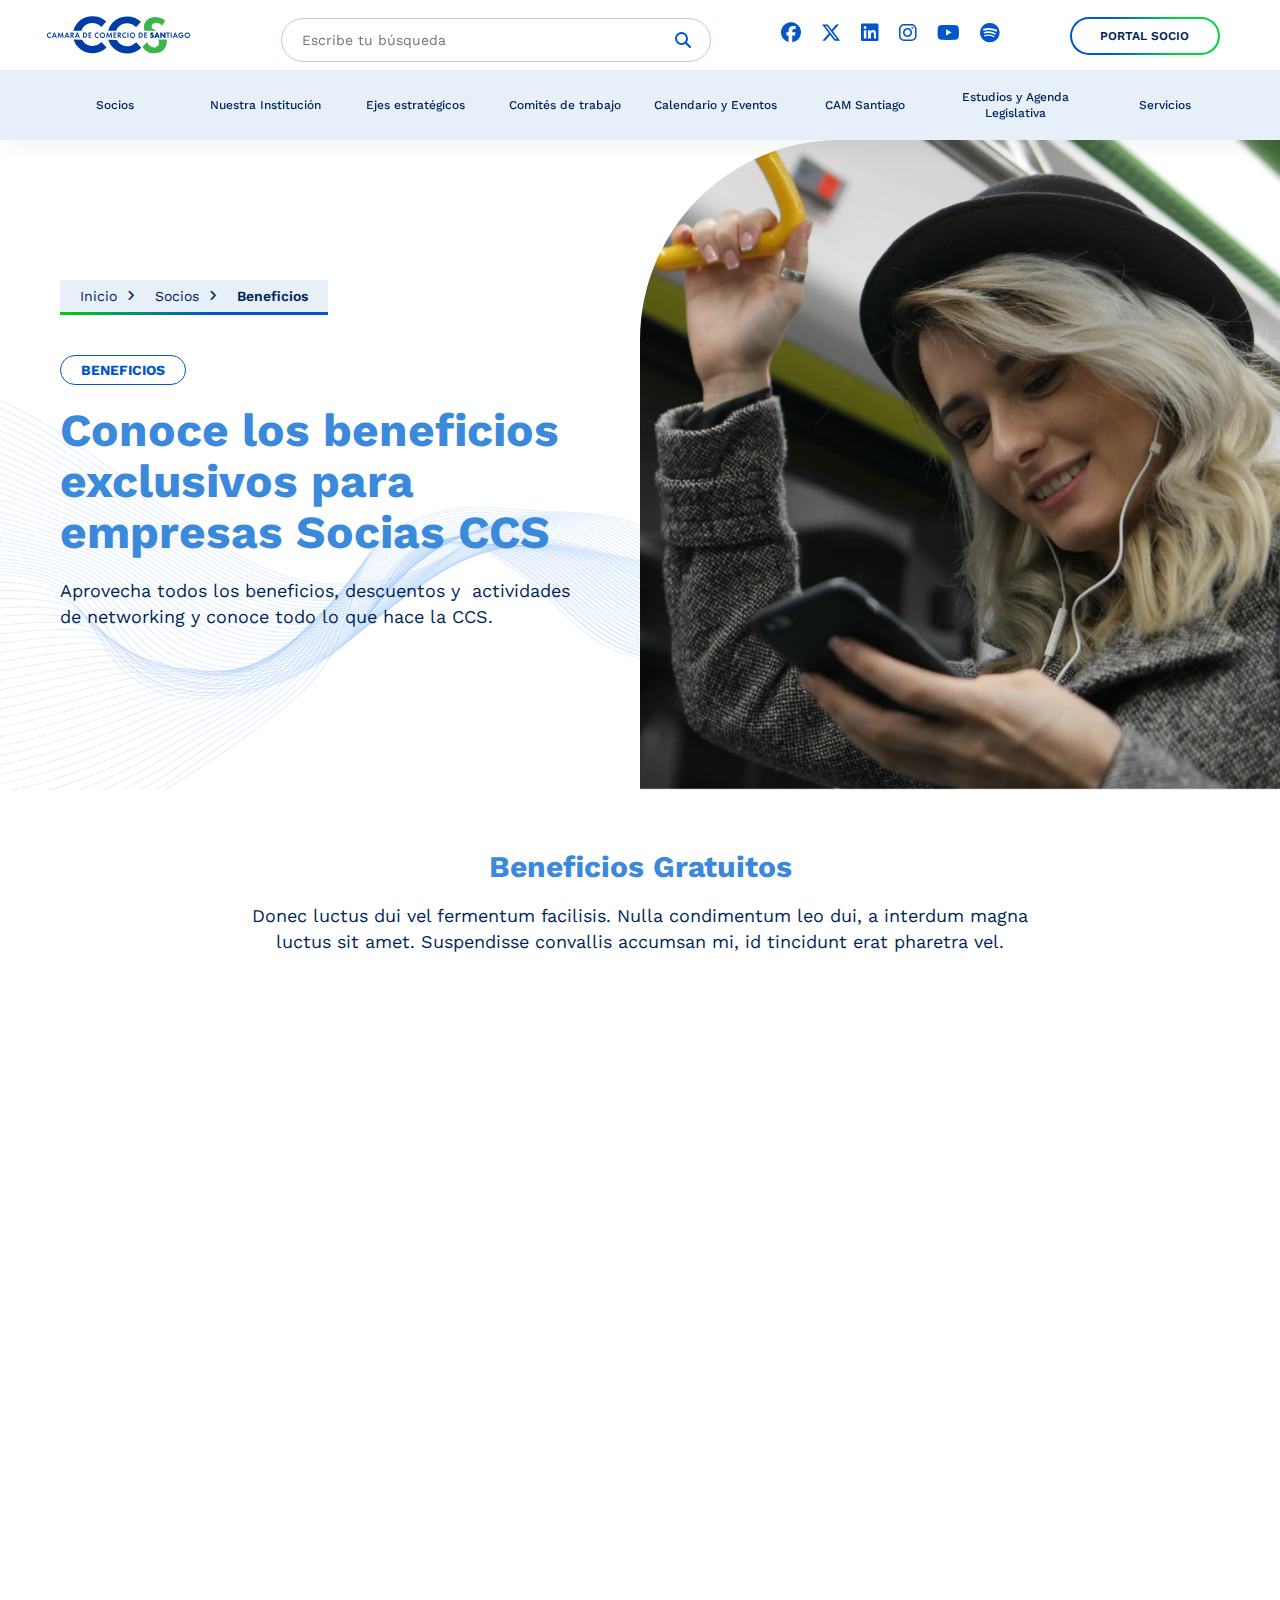
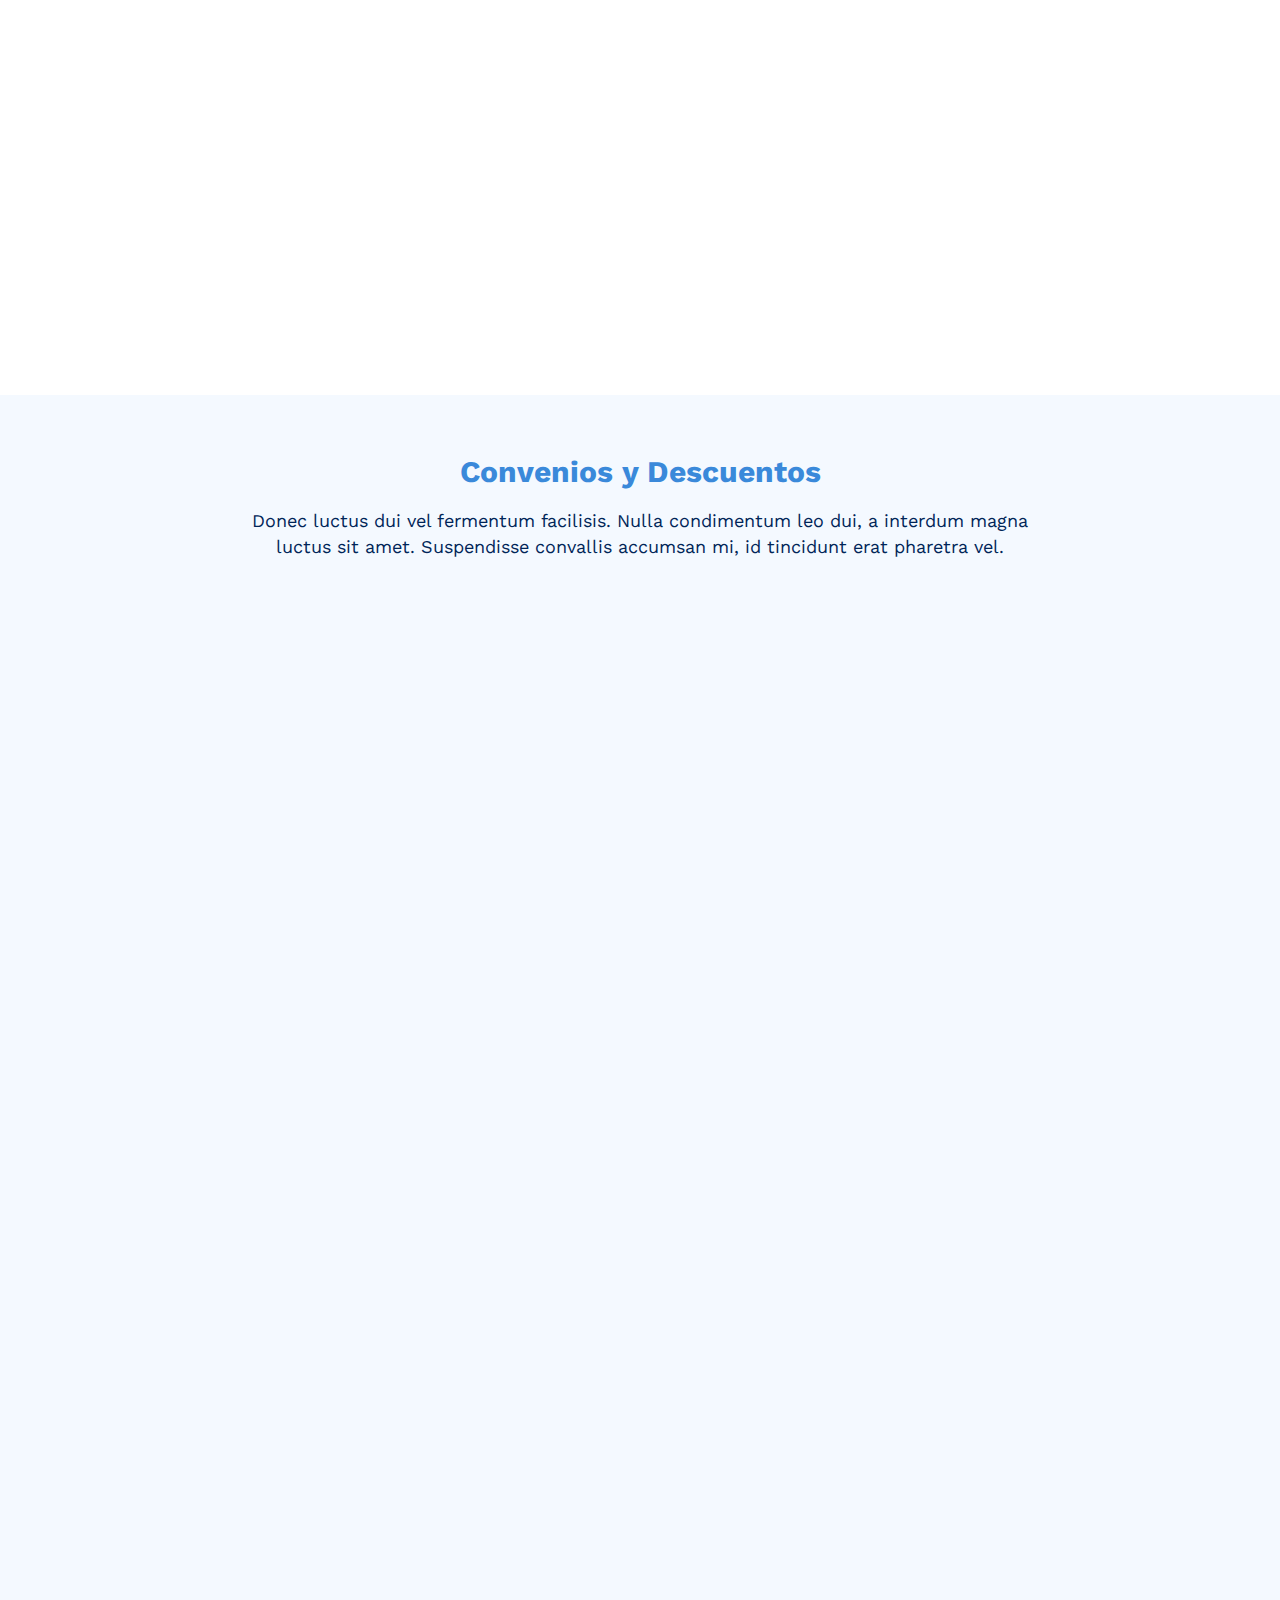
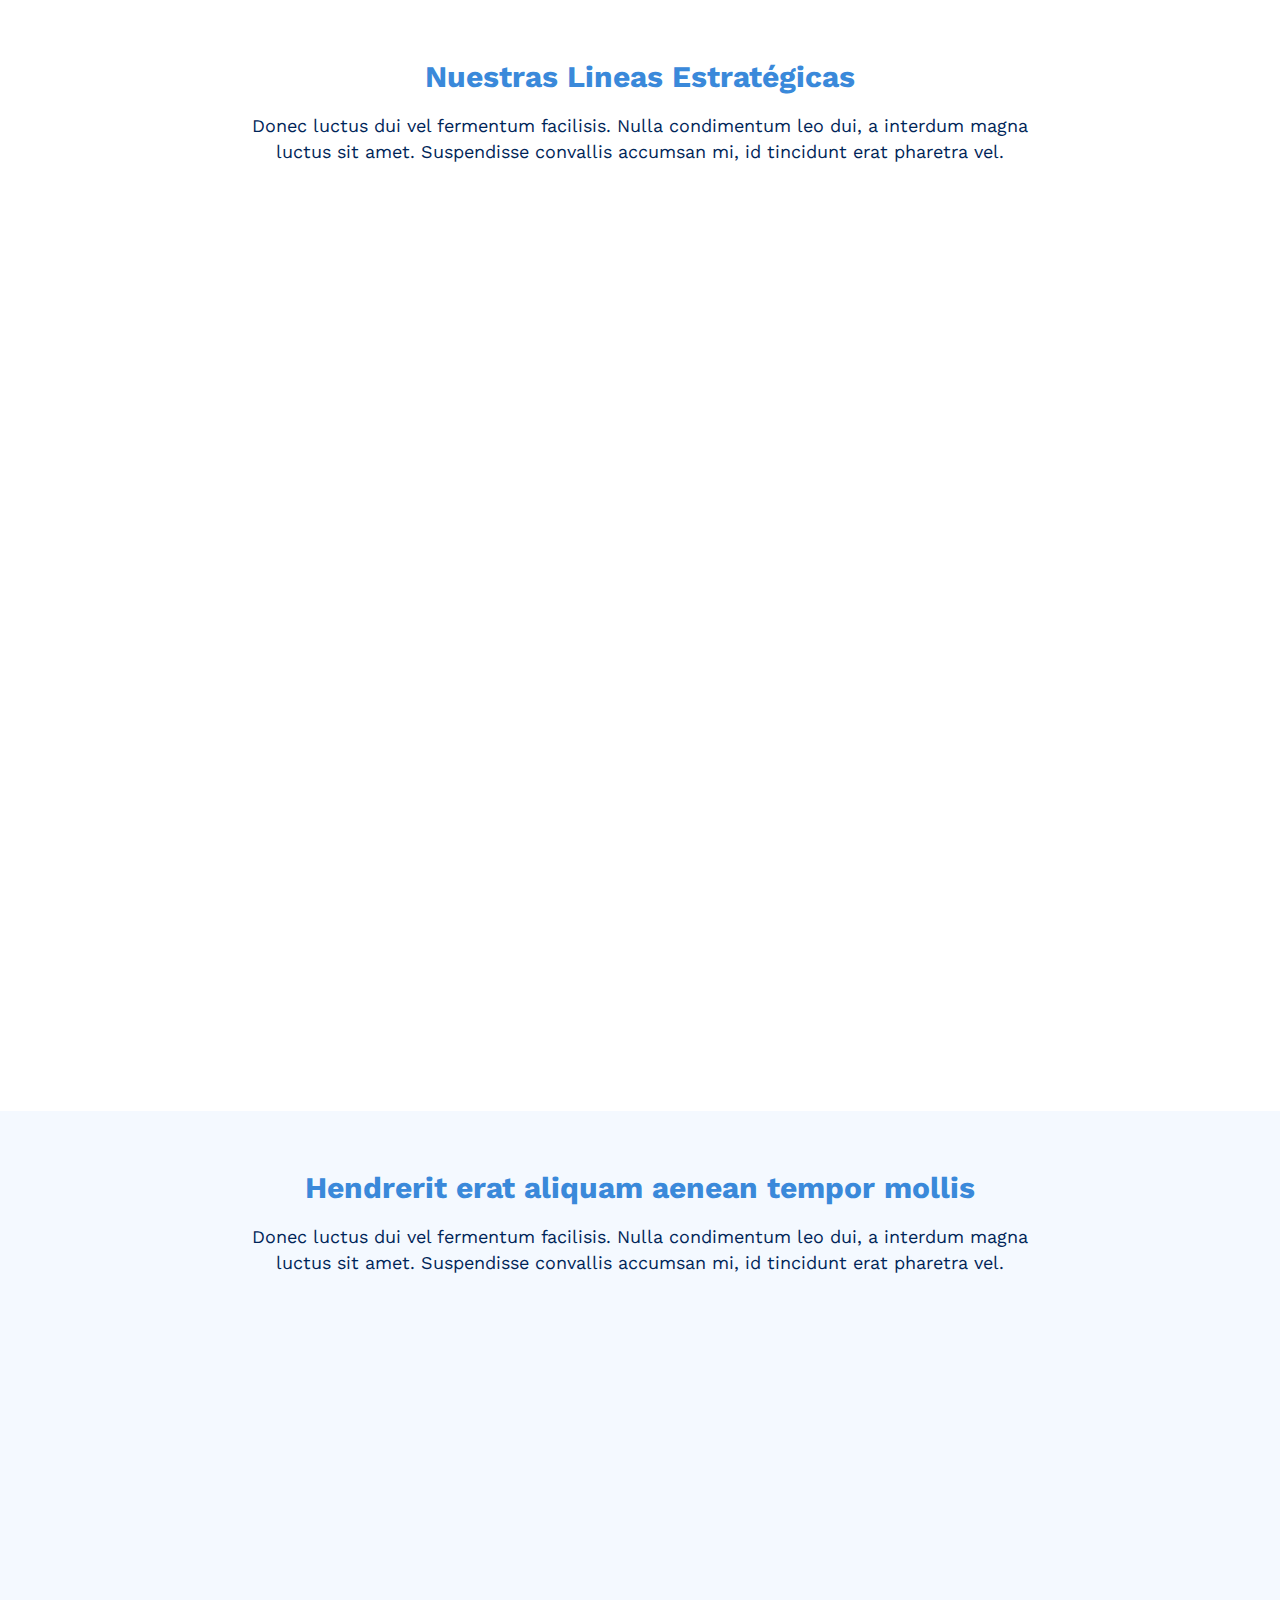
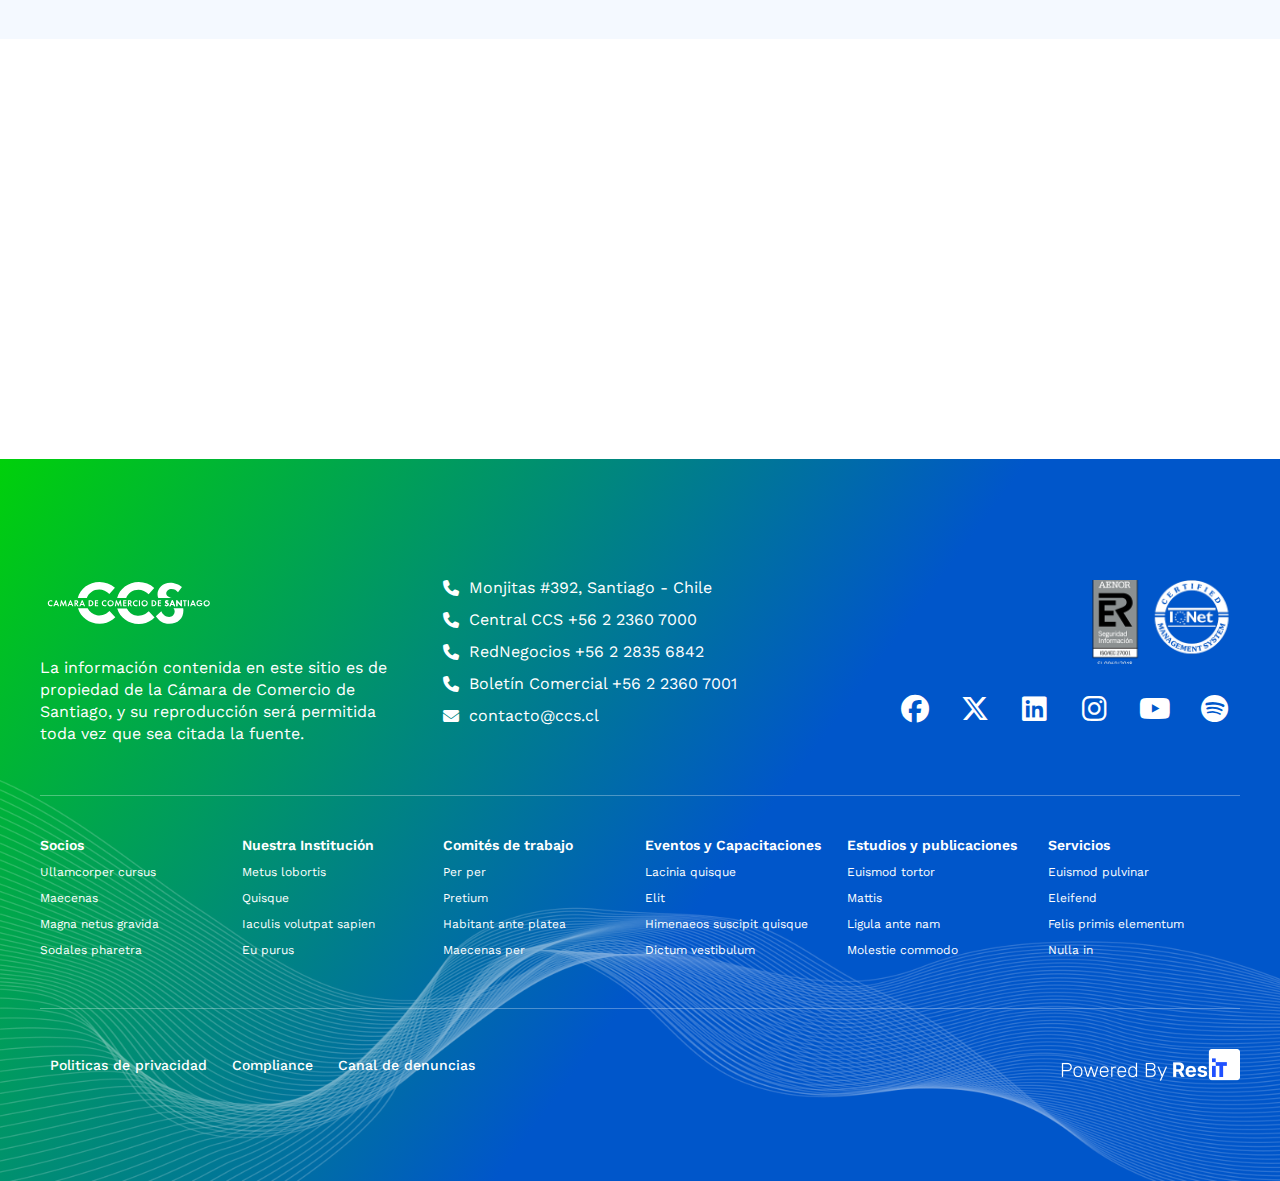
<file: beneficios.html>
<!DOCTYPE html>
<html lang="es">
  <head>
    <title>Cámara de Comercio de Santiago - CCS</title>
    <meta charset="UTF-8">
    <link href="img/favicon.png" rel="shortcut icon">
    <meta name="viewport" content="width=device-width, initial-scale=1, maximum-scale=1">
    <link href="css/main.css?v=76554" rel="stylesheet" type="text/css">
    <script src="js/main.js?v=76554" type="text/javascript"></script>
    <link rel="stylesheet" href="https://cdnjs.cloudflare.com/ajax/libs/font-awesome/6.7.2/css/all.min.css">
    <!-- Meta tags facebook-->
    <meta property="og:title" content="#">
    <meta property="og:description" content="#">
    <meta property="og:image" content="#">
    <!-- Meta tags twitter cards-->
    <meta name="twitter:card" content="summary_large_image">
    <meta name="twitter:title" content="#">
    <meta name="twitter:description" content="#">
    <meta name="twitter:image" content="#"><link rel="preconnect" href="https://fonts.googleapis.com">
    <link rel="preconnect" href="https://fonts.gstatic.com" crossorigin>
    <link href="https://fonts.googleapis.com/css2?family=Work+Sans:ital,wght@0,100..900;1,100..900&display=swap" rel="stylesheet">
    <link rel="stylesheet" href="https://cdnjs.cloudflare.com/ajax/libs/font-awesome/6.7.2/css/all.min.css">
  </head>
  <body>
    <header>
      <div class="header__primary">
        <div class="header__wrap">
          <div class="header__flex">
            <div class="header__logo"><a href="index.html"><img src="img/icons/logo-ccs.svg"></a></div>
            <div class="header__search">
              <form>
                <div class="form__element">
                  <div class="form__input">
                    <input type="text" name="#" placeholder="Escribe tu búsqueda">
                  </div>
                  <div class="form__button">
                    <button><i class="fas fa-search"></i></button>
                  </div>
                </div>
              </form>
            </div>
            <div class="header__socials">
              <div class="header__social"><a href="#"><span class="fa-brands fa-facebook"></span></a></div>
              <div class="header__social"><a href="#"><span class="fa-brands fa-x-twitter"></span></a></div>
              <div class="header__social"><a href="#"><span class="fa-brands fa-linkedin"></span></a></div>
              <div class="header__social"><a href="#"><span class="fa-brands fa-instagram"></span></a></div>
              <div class="header__social"><a href="#"><span class="fa-brands fa-youtube"></span></a></div>
              <div class="header__social"><a href="#"><span class="fa-brands fa-spotify"> </span></a></div>
            </div>
            <div class="header__items">
              <div class="header__button"><a href="#" class="btn btn--grad btn--sm">Portal Socio</a></div>
              <div class="header__ham"><span></span><span></span><span></span></div>
            </div>
          </div>
        </div>
      </div>
      <div class="header__secondary">
        <div class="header__wrap">
          <div class="header__nav">
            <div class="header__nav__bg"></div>
            <div class="header__nav__nav">
              <div class="header__nav__close">
                <div></div>
                <div></div>
              </div>
              <div class="header__nav__back">
                <div></div>
                <div></div>
                <div></div>
              </div>
              <div class="header__menu">
                <nav>
                  <ul>
                    <li class="header__nav__li header__nav__li--socios"><a href="#">Socios</a></li>
                    <li class="header__nav__li header__nav__li--institucion"><a href="#">Nuestra Institución</a></li>
                    <li><a href="#">Ejes estratégicos</a></li>
                    <li><a href="#">Comités de trabajo</a></li>
                    <li><a href="#">Calendario y Eventos</a></li>
                    <li><a href="#">CAM Santiago</a></li>
                    <li><a href="#">Estudios y Agenda Legislativa</a></li>
                    <li><a href="#">Servicios</a></li>
                  </ul>
                </nav>
              </div>
            </div>
            <div class="header__nav__mobile">
              <div class="header__nav__opacity"> </div>
              <div class="header__nav__nav"> 
                <div class="header__nav__nav__header"> 
                  <div class="header__nav__isotipo"> <img src="img/icons/logo-ccs.svg"></div>
                  <div class="header__nav__close">
                    <div></div>
                    <div></div>
                  </div>
                  <div class="header__nav__back">
                    <div></div>
                    <div></div>
                    <div></div>
                  </div>
                </div>
                <div class="header__nav__nav__body">
                  <div class="header__nav__nav__menu"> 
                    <ul>
                      <li><a href="#">Socios</a></li>
                      <li><a href="#">Nuestra Institución</a></li>
                      <li><a href="#">Ejes estratégicos</a></li>
                      <li><a href="#">Comités de trabajo</a></li>
                      <li><a href="#">Calendario y Eventos</a></li>
                      <li><a href="#">CAM Santiago</a></li>
                      <li><a href="#">Estudios y Agenda Legislativa</a></li>
                      <li><a href="#">Servicios</a></li>
                    </ul>
                  </div>
                </div>
                <div class="header__nav__nav__footer">
                  <div class="header__socials">
                    <div class="header__social"><a href="#"><span class="fa-brands fa-facebook"></span></a></div>
                    <div class="header__social"><a href="#"><span class="fa-brands fa-x-twitter"></span></a></div>
                    <div class="header__social"><a href="#"><span class="fa-brands fa-linkedin"></span></a></div>
                    <div class="header__social"><a href="#"><span class="fa-brands fa-instagram"></span></a></div>
                    <div class="header__social"><a href="#"><span class="fa-brands fa-youtube"></span></a></div>
                    <div class="header__social"><a href="#"><span class="fa-brands fa-spotify"> </span></a></div>
                  </div>
                  <div class="header__nav__buttons"><a href="contact.html" class="btn">Contacto</a></div>
                </div>
              </div>
            </div>
          </div>
        </div>
      </div>
      <div class="header__supernav">
        <div class="supernav">
          <div class="supernav__bg"></div>
          <div class="supernav__els">
            <div class="supernav__el supernav__el--socios">
              <div class="supernav__aside">
                <ul>
                  <li>Hazte Socio</li>
                  <li>Beneficios</li>
                  <li>Descuentos</li>
                  <li>StartCCS</li>
                  <li>Noticias Socios</li>
                  <li>Acceso portal Socios</li>
                </ul>
              </div>
              <div class="supernav__bodies">
                <div class="supernav__body">
                  <div class="cols">
                    <div class="col-md-6">
                      <div class="supernav__content">
                        <h3>Hazte Socio</h3>
                        <p>Congue leo a in senectus aliquam elit nec at et. Rhoncus nullam consectetur erat quis fermentum condimentum proin erat nullam inceptos metus blandit aliquam odio.
                        </p>
                      </div>
                    </div>
                    <div class="col-md-6">
                      <div class="supernav__content">
                        <p>Faucibus aliquet posuere vulputate risus gravida quisque taciti pharetra dictumst. Congue tincidunt iaculis lacus pellentesque viverra facilisis malesuada convallis libero sem sollicitudin justo habitant vestibulum placerat pharetra pellentesque quisque condimentum.
                        </p>
                        <ul>
                          <li>Vulputate ornare
                          </li>
                          <li>Turpis aptent
                          </li>
                          <li>Rhoncus libero
                          </li>
                        </ul>
                      </div>
                    </div>
                  </div>
                </div>
                <div class="supernav__body">
                  <div class="cols">
                    <div class="col-md-6">
                      <h3>Beneficios</h3>
                      <p>Ut faucibus eget tempus eget ligula tempor diam feugiat molestie. Scelerisque tempus eu duis turpis posuere donec torquent diam ornare metus arcu ut vehicula accumsan.
                      </p>
                    </div>
                    <div class="col-md-6">
                      <div class="supernav__content">
                        <p>Aptent litora luctus vestibulum semper nullam tellus donec scelerisque enim. Est fermentum feugiat sociosqu nullam enim nostra sem hac eros nisi pretium diam cras egestas morbi et hendrerit mauris accumsan.
                        </p>
                        <ul>
                          <li>Erat quisque
                          </li>
                          <li>Quam habitant
                          </li>
                          <li>Tincidunt diam
                          </li>
                        </ul>
                      </div>
                    </div>
                  </div>
                </div>
                <div class="supernav__body">
                  <div class="cols">
                    <div class="col-md-6">
                      <h3>Descuentos</h3>
                      <p>Orci tristique aenean lobortis ante mauris purus nullam torquent faucibus. Primis lacus viverra luctus purus egestas curae ligula inceptos eget proin class arcu pellentesque hac.
                      </p>
                    </div>
                    <div class="col-md-6">
                      <div class="supernav__content">
                        <p>Imperdiet consectetur malesuada ornare gravida gravida imperdiet nam at blandit. Gravida orci dui pharetra luctus praesent pulvinar metus etiam ad nunc ante dapibus sed lobortis ultrices mauris tellus erat aliquam.
                        </p>
                        <ul>
                          <li>Nulla lectus
                          </li>
                          <li>Eros elementum
                          </li>
                          <li>Nullam sollicitudin
                          </li>
                        </ul>
                      </div>
                    </div>
                  </div>
                </div>
                <div class="supernav__body">
                  <div class="cols">
                    <div class="col-md-6">
                      <h3>StartCCS</h3>
                      <p>Hac sollicitudin mattis iaculis sed eleifend vulputate dictum fringilla hac. Neque augue id posuere nulla tempus fames eu gravida per habitant sollicitudin suspendisse tellus orci.
                      </p>
                    </div>
                    <div class="col-md-6">
                      <div class="supernav__content">
                        <p>Quis euismod mauris inceptos donec ante aliquam platea mattis posuere. Viverra curabitur hendrerit fusce augue molestie integer vehicula rhoncus metus dictum facilisis vel cras conubia eu aliquam quam vehicula vehicula.
                        </p>
                        <ul>
                          <li>Commodo ultricies
                          </li>
                          <li>Taciti facilisis
                          </li>
                          <li>Tellus turpis
                          </li>
                        </ul>
                      </div>
                    </div>
                  </div>
                </div>
                <div class="supernav__body">
                  <div class="cols">
                    <div class="col-md-6">
                      <div class="supernav__content">
                        <h3>Noticias Socios</h3>
                        <p>Consequat pretium justo dui pulvinar curabitur lacus morbi ornare phasellus. Velit quisque torquent placerat molestie enim vivamus cursus id risus aliquam bibendum nam aenean condimentum.
                        </p>
                      </div>
                    </div>
                    <div class="col-md-6">
                      <div class="supernav__content">
                        <p>Proin viverra mattis elementum habitant mi integer maecenas blandit bibendum. Maecenas tempor fusce fringilla neque semper quisque suscipit auctor rhoncus lobortis senectus eu vivamus mauris iaculis blandit in in class.
                        </p>
                        <ul>
                          <li>Pellentesque laoreet
                          </li>
                          <li>Ad lacinia
                          </li>
                          <li>Fames volutpat
                          </li>
                        </ul>
                      </div>
                    </div>
                  </div>
                </div>
                <div class="supernav__body">
                  <div class="cols">
                    <div class="col-md-6">
                      <div class="supernav__content">
                        <h3>Acceso portal Socios</h3>
                        <p>Tempus proin at pellentesque in ultricies platea lobortis curabitur sociosqu. Maecenas metus lacinia facilisis ornare posuere vehicula fringilla fusce ac lacus etiam habitant diam tempor.
                        </p>
                      </div>
                    </div>
                    <div class="col-md-6">
                      <div class="supernav__content">
                        <p>Condimentum molestie mauris bibendum risus aenean pulvinar aliquam metus urna. Aenean id laoreet rhoncus enim sociosqu sociosqu quisque consequat nunc elit eleifend dictum litora integer torquent facilisis tincidunt blandit sem.
                        </p>
                        <ul>
                          <li>Arcu lacus
                          </li>
                          <li>Facilisis nulla
                          </li>
                          <li>Litora ac
                          </li>
                        </ul>
                      </div>
                    </div>
                  </div>
                </div>
              </div>
              <div class="supernav__footer">
                <div class="supernav__banner">
                  <div class="supernav__content">
                    <h4>¿AÚN NO ERES SOCIO?</h4>
                    <p>Únete a la CCS y aprovecha todos los beneficios disponibles para ti y tu empresa.</p><a class="btn btn--grad">Hazte socio</a>
                  </div>
                  <div class="supernav__image"><img src="img/uploads/image-banner-socio.png"></div>
                </div>
              </div>
            </div>
            <div class="supernav__el supernav__el--institucion">
              <div class="supernav__aside">
                <ul>
                  <li class="current">Datacenter</li>
                  <li>Cloud</li>
                  <li>Workplace Services</li>
                  <li>Soluciones de Infraestructura</li>
                  <li>Outsourcing TI</li>
                  <li>Soluciones de Negocio</li>
                  <li>Servicios TI</li>
                </ul>
              </div>
              <div class="supernav__bodies">
                <div class="supernav__body">
                  <div class="cols">
                    <div class="col-md-6">
                      <h3>Datacenter</h3>
                      <ul>
                        <li><a href="service-lvl-3.html">Facilities</a></li>
                        <li><a href="service-lvl-3.html">Managed Services</a></li>
                        <li><a href="service-lvl-3.html">SOC <span style="color:red;">???</span></a></li>
                      </ul>
                    </div>
                    <div class="col-md-6">
                      <div class="content">
                        <p>Fringilla posuere sociosqu viverra ac phasellus duis quisque libero sem laoreet diam faucibus vestibulum curae curabitur eleifend lectus condimentum pellentesque.
                        </p>
                        <ul>
                          <li>Ornare arcu
                          </li>
                          <li>Morbi interdum
                          </li>
                          <li>Massa iaculis
                          </li>
                        </ul>
                      </div>
                    </div>
                  </div>
                </div>
                <div class="supernav__body">
                  <div class="cols">
                    <div class="col-md-6">
                      <h3>Cloud</h3>
                      <ul>
                        <li><a href="service-lvl-3.html">Cloud Empresarial SONDA</a></li>
                        <li><a href="service-lvl-3.html">Cloud para SAP HANA</a></li>
                        <li><a href="service-lvl-3-azure.html">Managed Azure</a></li>
                        <li><a href="service-lvl-3.html">Multicloud</a></li>
                        <li><a href="service-lvl-3.html">Managed AWS</a></li>
                      </ul>
                    </div>
                    <div class="col-md-6">
                      <div class="content">
                        <p>Fermentum nam quisque justo sagittis velit sed nec donec etiam risus ante cursus elementum cursus quam arcu fames mi commodo.
                        </p>
                        <ul>
                          <li>Convallis mi
                          </li>
                          <li>Etiam primis
                          </li>
                          <li>Donec inceptos
                          </li>
                        </ul>
                      </div>
                    </div>
                  </div>
                </div>
                <div class="supernav__body">
                  <div class="cols">
                    <div class="col-md-6">
                      <h3>Workplace Services</h3>
                      <ul>
                        <li><a href="service-lvl-3.html">Managed Device Services</a></li>
                        <li><a href="service-lvl-3.html">Soporte Workplace</a></li>
                        <li><a href="service-lvl-3.html">Workplace Solutions</a></li>
                      </ul>
                    </div>
                    <div class="col-md-6">
                      <div class="content">
                        <p>Maecenas ante vehicula per gravida ad quam mollis phasellus viverra mollis consequat varius vel vehicula massa ut commodo accumsan proin.
                        </p>
                        <ul>
                          <li>Class cras
                          </li>
                          <li>Molestie auctor
                          </li>
                          <li>Interdum platea
                          </li>
                        </ul>
                      </div>
                    </div>
                  </div>
                </div>
                <div class="supernav__body">
                  <div class="cols">
                    <div class="col-md-6">
                      <h3>Soluciones de Infraestructura</h3>
                      <ul>
                        <li><a href="service-lvl-3.html">Soluciones de Valor</a></li>
                        <li><a href="service-lvl-3.html">Servicios Profesionales</a></li>
                        <li><a href="service-lvl-3.html">Proyectos de Integración</a></li>
                        <li><a href="service-lvl-3.html">Software</a></li>
                        <li><a href="service-lvl-3.html">Equipamiento</a></li>
                        <li><a href="service-lvl-3.html">Servicios de Infraestructura</a></li>
                      </ul>
                    </div>
                    <div class="col-md-6">
                      <div class="content">
                        <p>Mattis tincidunt quisque taciti netus aptent gravida habitasse justo eleifend mi nibh curabitur risus orci quisque per vulputate leo fringilla.
                        </p>
                        <ul>
                          <li>A porttitor
                          </li>
                          <li>Mattis dui
                          </li>
                          <li>Massa varius
                          </li>
                        </ul>
                      </div>
                    </div>
                  </div>
                </div>
                <div class="supernav__body">
                  <div class="cols">
                    <div class="col-md-6">
                      <h3>Outsourcing TI</h3>
                      <ul>
                        <li><a href="service-lvl-3.html">Outsourcing Transformacional</a></li>
                        <li><a href="service-lvl-3.html">Managed Device Services</a></li>
                        <li><a href="service-lvl-3.html">Datacenter</a></li>
                        <li><a href="service-lvl-3.html">Soporte Workplace</a></li>
                      </ul>
                    </div>
                    <div class="col-md-6">
                      <div class="content">
                        <p>Suscipit leo donec quis pretium aliquam non dui quisque in phasellus tincidunt donec nisl mollis platea tincidunt curabitur hac pellentesque.
                        </p>
                        <ul>
                          <li>Adipiscing tincidunt
                          </li>
                          <li>Malesuada elementum
                          </li>
                          <li>Nullam elit
                          </li>
                        </ul>
                      </div>
                    </div>
                  </div>
                </div>
                <div class="supernav__body">
                  <div class="cols">
                    <div class="col-md-6">
                      <h3>Soluciones de Negocio</h3>
                      <ul>
                        <li><a href="service-lvl-3.html">Salud</a></li>
                        <li><a href="service-lvl-3.html">Solución Comercio Exterior</a></li>
                        <li><a href="service-lvl-3.html">Solución Gestión Tributaria y Contable</a></li>
                        <li><a href="service-lvl-3.html">Transporte y Logística</a></li>
                        <li><a href="service-lvl-3.html">Manufactura</a></li>
                        <li><a href="service-lvl-3.html">Gobierno y Sector Público</a></li>
                        <li><a href="service-lvl-3.html">Utilities</a></li>
                        <li><a href="service-lvl-3.html">Solución de Control Financiero y Logístico</a></li>
                        <li><a href="service-lvl-3.html">Banca y Finanzas</a></li>
                        <li><a href="service-lvl-3.html">Cross Market Solutions</a></li>
                      </ul>
                    </div>
                    <div class="col-md-6">
                      <div class="content">
                        <p>Scelerisque quisque accumsan nostra scelerisque massa et auctor mollis neque inceptos dictumst arcu etiam gravida tristique taciti hendrerit nisi commodo.
                        </p>
                        <ul>
                          <li>Hendrerit consectetur
                          </li>
                          <li>Aenean at
                          </li>
                          <li>Himenaeos curabitur
                          </li>
                        </ul>
                      </div>
                    </div>
                  </div>
                </div>
                <div class="supernav__body">
                  <div class="cols">
                    <div class="col-md-6">
                      <h3>Servicios TI</h3>
                      <ul>
                        <li><a href="service-lvl-3.html">Servicios para Aplicaciones</a></li>
                        <li><a href="service-lvl-3.html">Servicios de Infraestructura</a></li>
                        <li><a href="service-lvl-3.html">Application Management Services - AMS</a></li>
                        <li><a href="service-lvl-3.html">Servicios Profesionales</a></li>
                        <li><a href="service-lvl-3.html">Managed Services</a></li>
                      </ul>
                    </div>
                    <div class="col-md-6">
                      <div class="content">
                        <p>Curae platea blandit pharetra nisl sagittis praesent purus feugiat curae curabitur per sodales sociosqu mi maecenas semper massa lobortis auctor.
                        </p>
                        <ul>
                          <li>In blandit
                          </li>
                          <li>Leo luctus
                          </li>
                          <li>Eu arcu
                          </li>
                        </ul>
                      </div>
                    </div>
                  </div>
                </div>
              </div>
              <div class="supernav__footer"></div>
            </div>
          </div>
        </div>
      </div>
    </header>
    <div id="sections">
      <section class="section--header">
        <div class="section__lines"> <img src="img/uploads/eff-lines-1.png"></div>
        <div class="section__wrap section__wrap--header">
          <div class="section__header">
            <div class="section__breadcrumb">
              <nav>
                <ol class="breadcrumb">
                  <li class="breadcrumb-item"><a href="#">Inicio<span class="fas fa-angle-right"></span></a></li>
                  <li class="breadcrumb-item"><a href="#">Socios<span class="fas fa-angle-right"></span></a></li>
                  <li class="breadcrumb-item current"><a href="#">Beneficios</a></li>
                </ol>
              </nav>
            </div>
          </div>
          <div class="section__body">
            <div class="section__content"><span class="section__subtitle">Beneficios</span>
              <h1 class="section__title">Conoce los beneficios exclusivos para empresas Socias CCS</h1>
              <p>Aprovecha todos los beneficios, descuentos y  actividades de networking y conoce todo lo que hace la CCS.</p>
            </div>
          </div>
        </div>
        <div class="section__bg">
          <div class="bg"><img src="img/uploads/banner-header-2.png"></div>
        </div>
      </section>
      <section class="section--benefits">
        <div class="section__wrap">
          <div class="section__header">
            <h3 class="section__title">Beneficios Gratuitos</h3>
            <p>Donec luctus dui vel fermentum facilisis. Nulla condimentum leo dui, a interdum magna luctus sit amet. Suspendisse convallis accumsan mi, id tincidunt erat pharetra vel.</p>
          </div>
          <div class="section__body">
            <div class="section__benefits">
              <div class="cols cols-gutter-2">
                <div class="col-xs-6 col-md-3 dscroll">
                  <article class="article--benefit">
                    <div class="article__body">
                      <h4 class="article__title">Portal COMEX</h4>
                      <p>Donec luctus dui vel fermentum facilisis. Nulla condimentum leo dui, a interdum magna luctus sit amet. Suspendisse convallis accumsan mi, id tincidunt erat pharetra vel.</p>
                      <p class="article__executive">Ejecutiva <strong>Claudia Tillerias</strong></p>
                    </div>
                    <div class="article__footer"><a href="#" class="btn btn--link">Solicítalo Aquí<span class="fas fa-angle-right"></span></a></div>
                  </article>
                </div>
                <div class="col-xs-6 col-md-3 dscroll">
                  <article class="article--benefit">
                    <div class="article__body">
                      <h4 class="article__title">Boletín Comercial</h4>
                      <p>Donec luctus dui vel fermentum facilisis. Nulla condimentum leo dui, a interdum magna luctus sit amet. Suspendisse convallis accumsan mi, id tincidunt erat pharetra vel.</p>
                      <p class="article__executive">Ejecutiva <strong>Claudia Tillerias</strong></p>
                    </div>
                    <div class="article__footer"><a href="#" class="btn btn--link">Solicítalo Aquí<span class="fas fa-angle-right"></span></a></div>
                  </article>
                </div>
                <div class="col-xs-6 col-md-3 dscroll">
                  <article class="article--benefit">
                    <div class="article__body">
                      <h4 class="article__title">Diario Financiero</h4>
                      <p>Donec luctus dui vel fermentum facilisis. Nulla condimentum leo dui, a interdum magna luctus sit amet. Suspendisse convallis accumsan mi, id tincidunt erat pharetra vel.</p>
                      <p class="article__executive">Ejecutiva <strong>Claudia Tillerias</strong></p>
                    </div>
                    <div class="article__footer"><a href="#" class="btn btn--link">Solicítalo Aquí<span class="fas fa-angle-right"></span></a></div>
                  </article>
                </div>
                <div class="col-xs-6 col-md-3 dscroll">
                  <article class="article--benefit">
                    <div class="article__body">
                      <h4 class="article__title">Curso de Adhesión</h4>
                      <p>Donec luctus dui vel fermentum facilisis. Nulla condimentum leo dui, a interdum magna luctus sit amet. Suspendisse convallis accumsan mi, id tincidunt erat pharetra vel.</p>
                      <p class="article__executive">Ejecutiva <strong>Claudia Tillerias</strong></p>
                    </div>
                    <div class="article__footer"><a href="#" class="btn btn--link">Solicítalo Aquí<span class="fas fa-angle-right"></span></a></div>
                  </article>
                </div>
                <div class="col-xs-6 col-md-3 dscroll">
                  <article class="article--benefit">
                    <div class="article__body">
                      <h4 class="article__title">ECLASS</h4>
                      <p>Donec luctus dui vel fermentum facilisis. Nulla condimentum leo dui, a interdum magna luctus sit amet. Suspendisse convallis accumsan mi, id tincidunt erat pharetra vel.</p>
                      <p class="article__executive">Ejecutiva <strong>Claudia Tillerias</strong></p>
                    </div>
                    <div class="article__footer"><a href="#" class="btn btn--link">Solicítalo Aquí<span class="fas fa-angle-right"></span></a></div>
                  </article>
                </div>
                <div class="col-xs-6 col-md-3 dscroll">
                  <article class="article--benefit">
                    <div class="article__body">
                      <h4 class="article__title">Centro de Capacitación</h4>
                      <p>Donec luctus dui vel fermentum facilisis. Nulla condimentum leo dui, a interdum magna luctus sit amet. Suspendisse convallis accumsan mi, id tincidunt erat pharetra vel.</p>
                      <p class="article__executive">Ejecutiva <strong>Claudia Tillerias</strong></p>
                    </div>
                    <div class="article__footer"><a href="#" class="btn btn--link">Solicítalo Aquí<span class="fas fa-angle-right"></span></a></div>
                  </article>
                </div>
                <div class="col-xs-6 col-md-3 dscroll">
                  <article class="article--benefit">
                    <div class="article__body">
                      <h4 class="article__title">Trabajando.com</h4>
                      <p>Donec luctus dui vel fermentum facilisis. Nulla condimentum leo dui, a interdum magna luctus sit amet. Suspendisse convallis accumsan mi, id tincidunt erat pharetra vel.</p>
                      <p class="article__executive">Ejecutiva <strong>Claudia Tillerias</strong></p>
                    </div>
                    <div class="article__footer"><a href="#" class="btn btn--link">Solicítalo Aquí<span class="fas fa-angle-right"></span></a></div>
                  </article>
                </div>
                <div class="col-xs-6 col-md-3 dscroll">
                  <article class="article--benefit">
                    <div class="article__body">
                      <h4 class="article__title">App Red CCS</h4>
                      <p>Donec luctus dui vel fermentum facilisis. Nulla condimentum leo dui, a interdum magna luctus sit amet. Suspendisse convallis accumsan mi, id tincidunt erat pharetra vel.</p>
                      <p class="article__executive">Ejecutiva <strong>Claudia Tillerias</strong></p>
                    </div>
                    <div class="article__footer"><a href="#" class="btn btn--link">Solicítalo Aquí<span class="fas fa-angle-right"></span></a></div>
                  </article>
                </div>
                <div class="col-xs-6 col-md-3 dscroll">
                  <article class="article--benefit">
                    <div class="article__body">
                      <h4 class="article__title">Noticias Socios</h4>
                      <p>Donec luctus dui vel fermentum facilisis. Nulla condimentum leo dui, a interdum magna luctus sit amet. Suspendisse convallis accumsan mi, id tincidunt erat pharetra vel.</p>
                      <p class="article__executive">Ejecutiva <strong>Claudia Tillerias</strong></p>
                    </div>
                    <div class="article__footer"><a href="#" class="btn btn--link">Solicítalo Aquí<span class="fas fa-angle-right"></span></a></div>
                  </article>
                </div>
                <div class="col-xs-6 col-md-3 dscroll">
                  <article class="article--benefit">
                    <div class="article__body">
                      <h4 class="article__title">Curso de Ingles</h4>
                      <p>Donec luctus dui vel fermentum facilisis. Nulla condimentum leo dui, a interdum magna luctus sit amet. Suspendisse convallis accumsan mi, id tincidunt erat pharetra vel.</p>
                      <p class="article__executive">Ejecutiva <strong>Claudia Tillerias</strong></p>
                    </div>
                    <div class="article__footer"><a href="#" class="btn btn--link">Solicítalo Aquí<span class="fas fa-angle-right"></span></a></div>
                  </article>
                </div>
              </div>
            </div>
          </div>
        </div>
      </section>
      <section class="section--benefits section--light">
        <div class="section__wrap">
          <div class="section__header">
            <h3 class="section__title">Convenios y Descuentos</h3>
            <p>Donec luctus dui vel fermentum facilisis. Nulla condimentum leo dui, a interdum magna luctus sit amet. Suspendisse convallis accumsan mi, id tincidunt erat pharetra vel.</p>
          </div>
          <div class="section__body">
            <div class="section__benefits">
              <div class="cols cols-gutter-2">
                <div class="col-xs-6 col-md-3 dscroll">
                  <article class="article--benefit">
                    <div class="article__body">
                      <h4 class="article__title">Work CCS</h4>
                      <p>Donec luctus dui vel fermentum facilisis. Nulla condimentum leo dui, a interdum magna luctus sit amet. Suspendisse convallis accumsan mi, id tincidunt erat pharetra vel.</p>
                      <p class="article__executive">Ejecutiva <strong>Claudia Tillerias</strong></p>
                    </div>
                    <div class="article__footer"><a href="#" class="btn btn--link">Solicítalo Aquí<span class="fas fa-angle-right"></span></a></div>
                  </article>
                </div>
                <div class="col-xs-6 col-md-3 dscroll">
                  <article class="article--benefit">
                    <div class="article__body">
                      <h4 class="article__title">ECERT - GRUP</h4>
                      <p>Donec luctus dui vel fermentum facilisis. Nulla condimentum leo dui, a interdum magna luctus sit amet. Suspendisse convallis accumsan mi, id tincidunt erat pharetra vel.</p>
                      <p class="article__executive">Ejecutiva <strong>Claudia Tillerias</strong></p>
                    </div>
                    <div class="article__footer"><a href="#" class="btn btn--link">Solicítalo Aquí<span class="fas fa-angle-right"></span></a></div>
                  </article>
                </div>
                <div class="col-xs-6 col-md-3 dscroll">
                  <article class="article--benefit">
                    <div class="article__body">
                      <h4 class="article__title">Seguro Complementario</h4>
                      <p>Donec luctus dui vel fermentum facilisis. Nulla condimentum leo dui, a interdum magna luctus sit amet. Suspendisse convallis accumsan mi, id tincidunt erat pharetra vel.</p>
                      <p class="article__executive">Ejecutiva <strong>Claudia Tillerias</strong></p>
                    </div>
                    <div class="article__footer"><a href="#" class="btn btn--link">Solicítalo Aquí<span class="fas fa-angle-right"></span></a></div>
                  </article>
                </div>
                <div class="col-xs-6 col-md-3 dscroll">
                  <article class="article--benefit">
                    <div class="article__body">
                      <h4 class="article__title">ESE UANDES</h4>
                      <p>Donec luctus dui vel fermentum facilisis. Nulla condimentum leo dui, a interdum magna luctus sit amet. Suspendisse convallis accumsan mi, id tincidunt erat pharetra vel.</p>
                      <p class="article__executive">Ejecutiva <strong>Claudia Tillerias</strong></p>
                    </div>
                    <div class="article__footer"><a href="#" class="btn btn--link">Solicítalo Aquí<span class="fas fa-angle-right"></span></a></div>
                  </article>
                </div>
                <div class="col-xs-6 col-md-3 dscroll">
                  <article class="article--benefit">
                    <div class="article__body">
                      <h4 class="article__title">RED NEGOCIOS</h4>
                      <p>Donec luctus dui vel fermentum facilisis. Nulla condimentum leo dui, a interdum magna luctus sit amet. Suspendisse convallis accumsan mi, id tincidunt erat pharetra vel.</p>
                      <p class="article__executive">Ejecutiva <strong>Claudia Tillerias</strong></p>
                    </div>
                    <div class="article__footer"><a href="#" class="btn btn--link">Solicítalo Aquí<span class="fas fa-angle-right"></span></a></div>
                  </article>
                </div>
                <div class="col-xs-6 col-md-3 dscroll">
                  <article class="article--benefit">
                    <div class="article__body">
                      <h4 class="article__title">Resolución en Línea</h4>
                      <p>Donec luctus dui vel fermentum facilisis. Nulla condimentum leo dui, a interdum magna luctus sit amet. Suspendisse convallis accumsan mi, id tincidunt erat pharetra vel.</p>
                      <p class="article__executive">Ejecutiva <strong>Claudia Tillerias</strong></p>
                    </div>
                    <div class="article__footer"><a href="#" class="btn btn--link">Solicítalo Aquí<span class="fas fa-angle-right"></span></a></div>
                  </article>
                </div>
                <div class="col-xs-6 col-md-3 dscroll">
                  <article class="article--benefit">
                    <div class="article__body">
                      <h4 class="article__title">Convenios y Descuentos</h4>
                      <p>Donec luctus dui vel fermentum facilisis. Nulla condimentum leo dui, a interdum magna luctus sit amet. Suspendisse convallis accumsan mi, id tincidunt erat pharetra vel.</p>
                      <p class="article__executive">Ejecutiva <strong>Claudia Tillerias</strong></p>
                    </div>
                    <div class="article__footer"><a href="#" class="btn btn--link">Solicítalo Aquí<span class="fas fa-angle-right"></span></a></div>
                  </article>
                </div>
                <div class="col-xs-6 col-md-3 dscroll">
                  <article class="article--benefit">
                    <div class="article__body">
                      <h4 class="article__title">App Red CCS</h4>
                      <p>Donec luctus dui vel fermentum facilisis. Nulla condimentum leo dui, a interdum magna luctus sit amet. Suspendisse convallis accumsan mi, id tincidunt erat pharetra vel.</p>
                      <p class="article__executive">Ejecutiva <strong>Claudia Tillerias</strong></p>
                    </div>
                    <div class="article__footer"><a href="#" class="btn btn--link">Solicítalo Aquí<span class="fas fa-angle-right"></span></a></div>
                  </article>
                </div>
                <div class="col-xs-6 col-md-3 dscroll">
                  <article class="article--benefit">
                    <div class="article__body">
                      <h4 class="article__title">Noticias Socios</h4>
                      <p>Donec luctus dui vel fermentum facilisis. Nulla condimentum leo dui, a interdum magna luctus sit amet. Suspendisse convallis accumsan mi, id tincidunt erat pharetra vel.</p>
                      <p class="article__executive">Ejecutiva <strong>Claudia Tillerias</strong></p>
                    </div>
                    <div class="article__footer"><a href="#" class="btn btn--link">Solicítalo Aquí<span class="fas fa-angle-right"></span></a></div>
                  </article>
                </div>
                <div class="col-xs-6 col-md-3 dscroll">
                  <article class="article--benefit">
                    <div class="article__body">
                      <h4 class="article__title">Curso de Ingles</h4>
                      <p>Donec luctus dui vel fermentum facilisis. Nulla condimentum leo dui, a interdum magna luctus sit amet. Suspendisse convallis accumsan mi, id tincidunt erat pharetra vel.</p>
                      <p class="article__executive">Ejecutiva <strong>Claudia Tillerias</strong></p>
                    </div>
                    <div class="article__footer"><a href="#" class="btn btn--link">Solicítalo Aquí<span class="fas fa-angle-right"></span></a></div>
                  </article>
                </div>
              </div>
            </div>
          </div>
        </div>
      </section>
      <section class="section--lines">
        <div class="section__wrap">
          <div class="section__header">
            <h3 class="section__title">Nuestras Lineas Estratégicas</h3>
            <p>Donec luctus dui vel fermentum facilisis. Nulla condimentum leo dui, a interdum magna luctus sit amet. Suspendisse convallis accumsan mi, id tincidunt erat pharetra vel.</p>
          </div>
          <div class="section__body">
            <div class="section__lines">
              <div class="cols cols-gutter-2">
                <div class="col-xs-12 col-md-4 dscroll">
                  <article class="article--line">
                    <div class="article__bg">
                      <div class="bg"><img src="img/uploads/image-line-1.jpg"></div>
                    </div>
                    <div class="article__body">
                      <h4 class="article__title">Comités de Trabajo</h4>
                      <p>Donec luctus dui vel fermentum facilisis. Nulla condimentum leo dui, a interdum magna luctus sit amet. Suspendisse convallis accumsan mi, id tincidunt erat pharetra vel.</p>
                    </div>
                    <div class="article__footer"><a href="#" class="btn btn--link">Conoce más<span class="fas fa-angle-right"></span></a></div>
                  </article>
                </div>
                <div class="col-xs-12 col-md-4 dscroll">
                  <article class="article--line">
                    <div class="article__bg">
                      <div class="bg"><img src="img/uploads/image-line-2.jpg"></div>
                    </div>
                    <div class="article__body">
                      <h4 class="article__title">Internacional</h4>
                      <p>Donec luctus dui vel fermentum facilisis. Nulla condimentum leo dui, a interdum magna luctus sit amet. Suspendisse convallis accumsan mi, id tincidunt erat pharetra vel.</p>
                    </div>
                    <div class="article__footer"><a href="#" class="btn btn--link">Conoce más<span class="fas fa-angle-right"></span></a></div>
                  </article>
                </div>
                <div class="col-xs-12 col-md-4 dscroll">
                  <article class="article--line">
                    <div class="article__bg">
                      <div class="bg"><img src="img/uploads/image-line-3.jpg"></div>
                    </div>
                    <div class="article__body">
                      <h4 class="article__title">Sostenibilidad</h4>
                      <p>Donec luctus dui vel fermentum facilisis. Nulla condimentum leo dui, a interdum magna luctus sit amet. Suspendisse convallis accumsan mi, id tincidunt erat pharetra vel.</p>
                    </div>
                    <div class="article__footer"><a href="#" class="btn btn--link">Conoce más<span class="fas fa-angle-right"></span></a></div>
                  </article>
                </div>
                <div class="col-xs-12 col-md-4 dscroll">
                  <article class="article--line">
                    <div class="article__bg">
                      <div class="bg"><img src="img/uploads/image-line-4.jpg"></div>
                    </div>
                    <div class="article__body">
                      <h4 class="article__title">Innovación</h4>
                      <p>Donec luctus dui vel fermentum facilisis. Nulla condimentum leo dui, a interdum magna luctus sit amet. Suspendisse convallis accumsan mi, id tincidunt erat pharetra vel.</p>
                    </div>
                    <div class="article__footer"><a href="#" class="btn btn--link">Conoce más<span class="fas fa-angle-right"></span></a></div>
                  </article>
                </div>
                <div class="col-xs-12 col-md-4 dscroll">
                  <article class="article--line">
                    <div class="article__bg">
                      <div class="bg"><img src="img/uploads/image-line-5.jpg"></div>
                    </div>
                    <div class="article__body">
                      <h4 class="article__title">Comercio Electrónico</h4>
                      <p>Donec luctus dui vel fermentum facilisis. Nulla condimentum leo dui, a interdum magna luctus sit amet. Suspendisse convallis accumsan mi, id tincidunt erat pharetra vel.</p>
                    </div>
                    <div class="article__footer"><a href="#" class="btn btn--link">Conoce más<span class="fas fa-angle-right"></span></a></div>
                  </article>
                </div>
              </div>
            </div>
          </div>
        </div>
      </section>
      <section class="section--boxs section--light">
        <div class="section__wrap">
          <div class="section__header">
            <h3 class="section__title">Hendrerit erat aliquam aenean tempor mollis
            </h3>
            <p>Donec luctus dui vel fermentum facilisis. Nulla condimentum leo dui, a interdum magna luctus sit amet. Suspendisse convallis accumsan mi, id tincidunt erat pharetra vel.</p>
          </div>
          <div class="section__body">		
            <div class="section__boxs">
              <div class="cols cols-gutter-2">
                <div class="col-md-4 dscroll">
                  <article class="article--box">
                    <div class="article__body">
                      <div class="article__icon"><img src="img/icons/icon-feature-1.png"></div>
                      <h4 class="article__title">Beneficios</h4>
                      <p>Beneficios sin costo, oportunidades de Networking, herramientas tangibles , asesorías y mucho más disponibles solo para empresas socias.</p>
                    </div>
                    <div class="article__footer"><a href="#" class="btn btn--link">Conoce Todo<span class="fas fa-angle-right"></span></a></div>
                  </article>
                </div>
                <div class="col-md-4 dscroll">
                  <article class="article--box">
                    <div class="article__body">
                      <div class="article__icon"><img src="img/icons/icon-feature-2.png"></div>
                      <h4 class="article__title">Representación Gremial</h4>
                      <p>Que nuestros socios estén siempre actualizados es parte de nuestro propósito. Revisa las principales noticias y últimos estudios preparados para ti.</p>
                    </div>
                    <div class="article__footer"><a href="#" class="btn btn--link">Ver todas las noticias<span class="fas fa-angle-right"></span></a></div>
                  </article>
                </div>
                <div class="col-md-4 dscroll">
                  <article class="article--box">
                    <div class="article__body">
                      <div class="article__icon"><img src="img/icons/icon-feature-3.png"></div>
                      <h4 class="article__title">Actividades</h4>
                      <p>Revisa nuestra agenda e inscribete en las próximas actividades organizadas por el gremio. Aprovecha las oportunidades de colaboración, intercambio de ideas y nuevos conocimientos.</p>
                    </div>
                    <div class="article__footer"><a href="#" class="btn btn--link">Ver agenda completa<span class="fas fa-angle-right"></span></a></div>
                  </article>
                </div>
              </div>
            </div>
          </div>
        </div>
      </section>
      <section class="section--banner">
        <div class="section__wrap">
          <div class="section__body dscroll">
            <div class="section__banner">
              <div class="section__lines"><img src="img/uploads/eff-lines-2.png"></div>
              <div class="section__content">
                <h3 class="section__title">¿AÚN NO ERES SOCIO?</h3>
                <p>Únete a la CCS y aprovecha todos los beneficios disponibles para ti y tu empresa.</p><a class="btn btn--grad">Hazte socio</a>
              </div>
              <div class="section__image"><img src="img/uploads/image-banner-socio.png"></div>
            </div>
          </div>
        </div>
      </section>
    </div>
    <footer>
      <div class="footer__lines"><img src="img/uploads/eff-lines-footer.png"></div>
      <div class="footer__wrap"> 
        <div class="footer__header">
          <div class="cols">
            <div class="footer__flex">
              <div class="col-md-4">
                <div class="footer__left">
                  <div class="footer__logo"><img src="img/icons/logo-ccs-white.svg"></div>
                  <p>La información contenida en este sitio es de propiedad de la Cámara de Comercio de Santiago, y su reproducción será permitida toda vez que sea citada la fuente.</p>
                </div>
              </div>
              <div class="col-md-4">
                <div class="footer__infos">
                  <p class="footer__info">Monjitas #392, Santiago - Chile<span class="fa-solid fa-phone"></span></p>
                  <p class="footer__info">Central CCS +56 2 2360 7000<span class="fa-solid fa-phone"></span></p>
                  <p class="footer__info">RedNegocios +56 2 2835 6842<span class="fa-solid fa-phone"></span></p>
                  <p class="footer__info">Boletín Comercial +56 2 2360 7001<span class="fa-solid fa-phone"></span></p>
                  <p class="footer__info">contacto@ccs.cl<span class="fa-solid fa-envelope"></span></p>
                </div>
              </div>
              <div class="col-md-4">
                <div class="footer__right">
                  <div class="footer__certifications"><img src="img/icons/logo-certifications.png"></div>
                  <div class="footer__socials">
                    <div class="footer__social"><a href="#"><span class="fa-brands fa-facebook"></span></a></div>
                    <div class="footer__social"><a href="#"><span class="fa-brands fa-x-twitter"></span></a></div>
                    <div class="footer__social"><a href="#"><span class="fa-brands fa-linkedin"></span></a></div>
                    <div class="footer__social"><a href="#"><span class="fa-brands fa-instagram"></span></a></div>
                    <div class="footer__social"><a href="#"><span class="fa-brands fa-youtube"></span></a></div>
                    <div class="footer__social"><a href="#"><span class="fa-brands fa-spotify"></span></a></div>
                  </div>
                </div>
              </div>
            </div>
          </div>
        </div>
        <div class="footer__body">
          <div class="cols">
            <div class="col-xs-6 col-md-2">
              <div class="footer__nav">
                <h4>Socios</h4>
                <ul>
                  <li><a href="#">Ullamcorper cursus</a></li>
                  <li><a href="#">Maecenas</a></li>
                  <li><a href="#">Magna netus gravida</a></li>
                  <li><a href="#">Sodales pharetra</a></li>
                </ul>
              </div>
            </div>
            <div class="col-xs-6 col-md-2">
              <div class="footer__nav">
                <h4>Nuestra Institución</h4>
                <ul>
                  <li><a href="#">Metus lobortis</a></li>
                  <li><a href="#">Quisque</a></li>
                  <li><a href="#">Iaculis volutpat sapien</a></li>
                  <li><a href="#">Eu purus</a></li>
                </ul>
              </div>
            </div>
            <div class="col-xs-6 col-md-2">
              <div class="footer__nav">
                <h4>Comités de trabajo</h4>
                <ul>
                  <li><a href="#">Per per</a></li>
                  <li><a href="#">Pretium</a></li>
                  <li><a href="#">Habitant ante platea</a></li>
                  <li><a href="#">Maecenas per</a></li>
                </ul>
              </div>
            </div>
            <div class="col-xs-6 col-md-2">
              <div class="footer__nav">
                <h4>Eventos y Capacitaciones</h4>
                <ul>
                  <li><a href="#">Lacinia quisque</a></li>
                  <li><a href="#">Elit</a></li>
                  <li><a href="#">Himenaeos suscipit quisque</a></li>
                  <li><a href="#">Dictum vestibulum</a></li>
                </ul>
              </div>
            </div>
            <div class="col-xs-6 col-md-2">
              <div class="footer__nav">
                <h4>Estudios y publicaciones</h4>
                <ul>
                  <li><a href="#">Euismod tortor</a></li>
                  <li><a href="#">Mattis</a></li>
                  <li><a href="#">Ligula ante nam</a></li>
                  <li><a href="#">Molestie commodo</a></li>
                </ul>
              </div>
            </div>
            <div class="col-xs-6 col-md-2">
              <div class="footer__nav">
                <h4>Servicios</h4>
                <ul>
                  <li><a href="#">Euismod pulvinar</a></li>
                  <li><a href="#">Eleifend</a></li>
                  <li><a href="#">Felis primis elementum</a></li>
                  <li><a href="#">Nulla in</a></li>
                </ul>
              </div>
            </div>
          </div>
        </div>
        <div class="footer__footer">
          <div class="footer__flex">
            <div class="footer__links">
              <ul>
                <li><a href="#">Politicas de privacidad</a></li>
                <li><a href="#">Compliance</a></li>
                <li><a href="#">Canal de denuncias</a></li>
              </ul>
            </div>
            <div class="footer__powerby"><a href="#"><img src="img/icons/powerby-resit.png"></a></div>
          </div>
        </div>
      </div>
    </footer>
  </body>
</html>
</file>
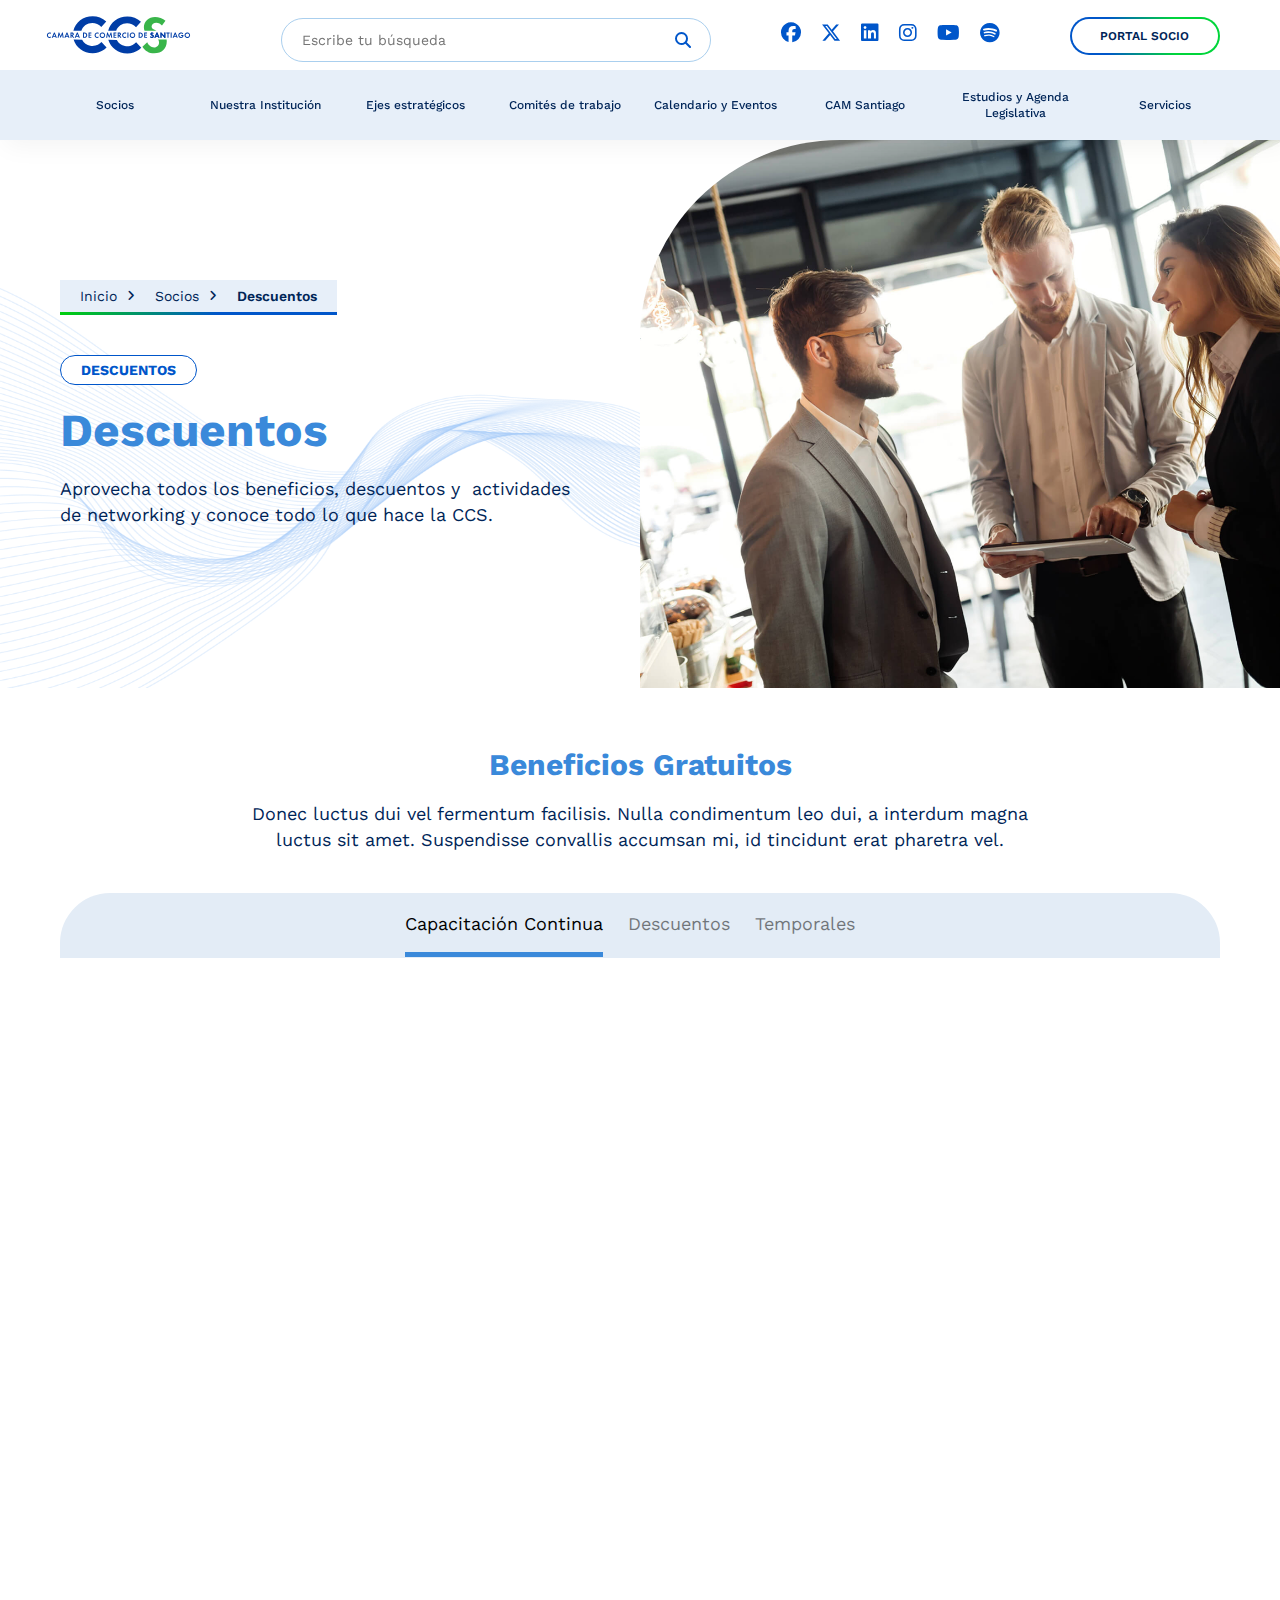
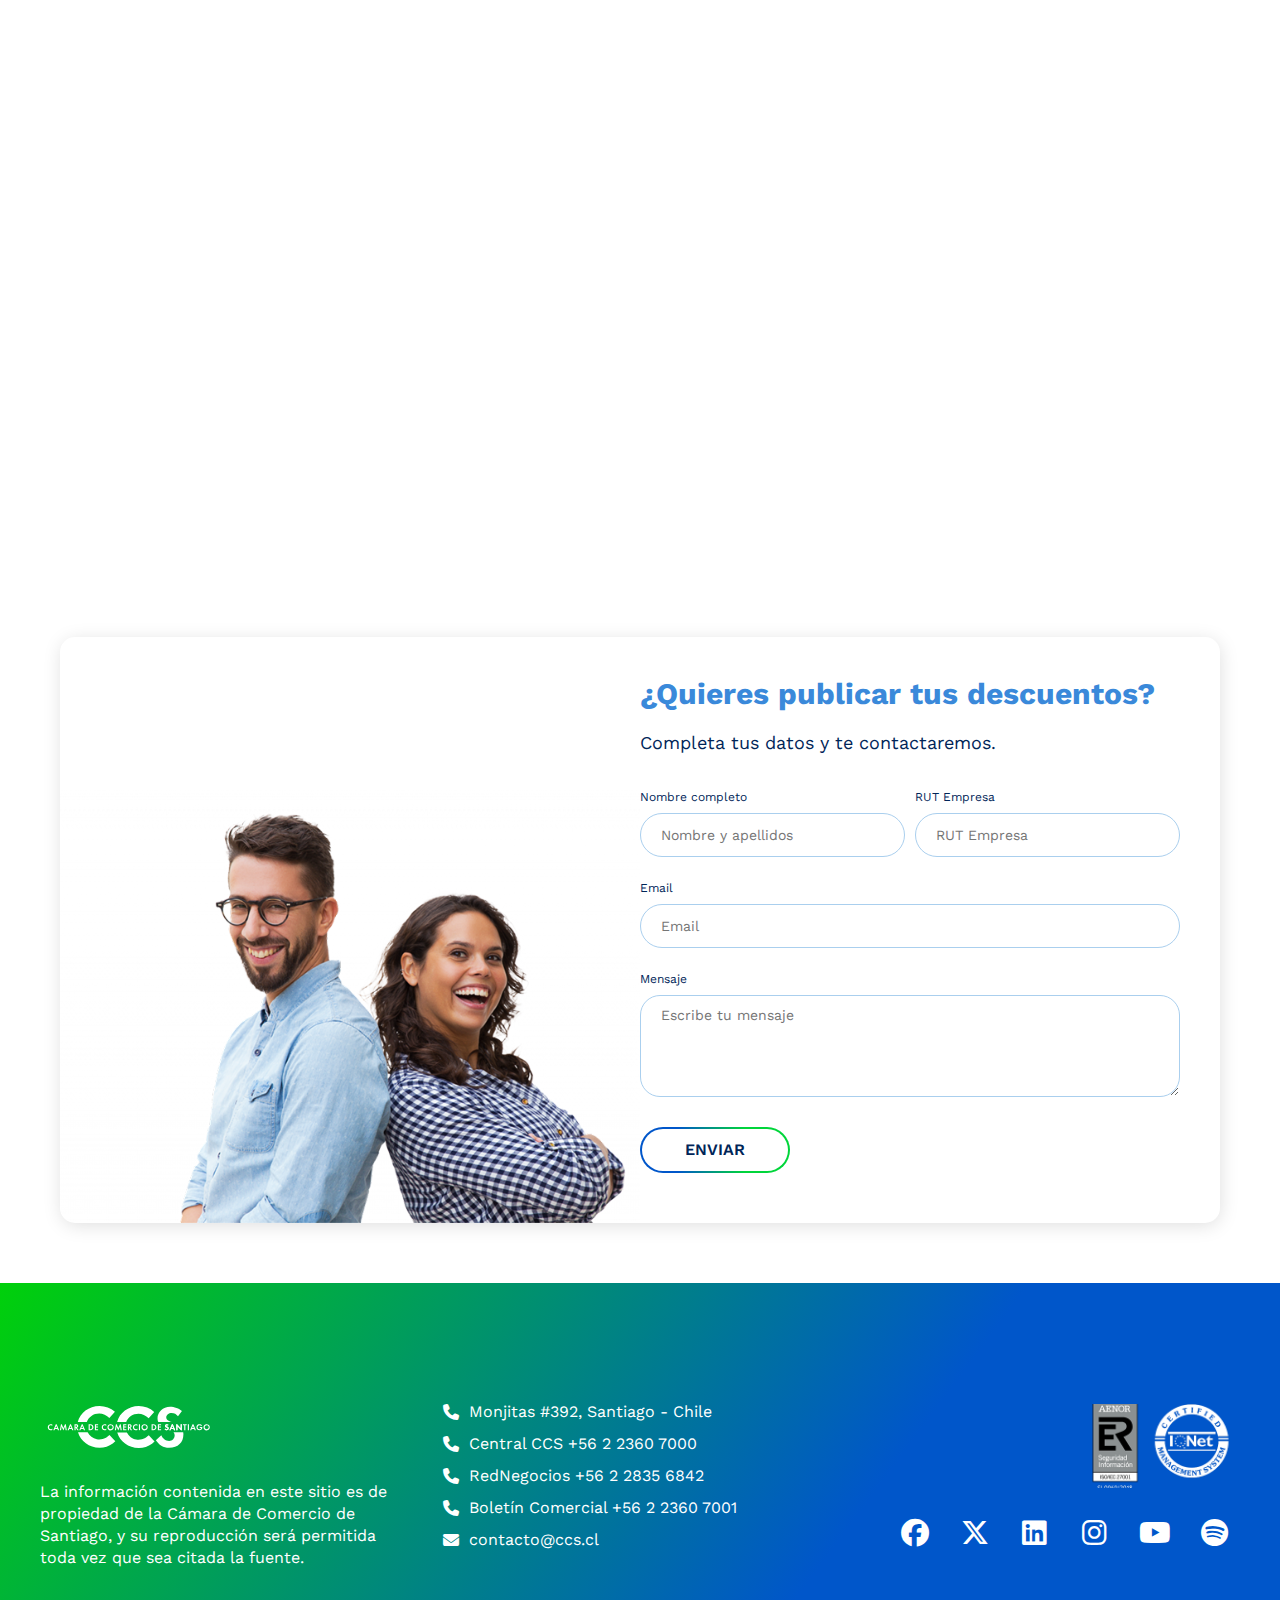
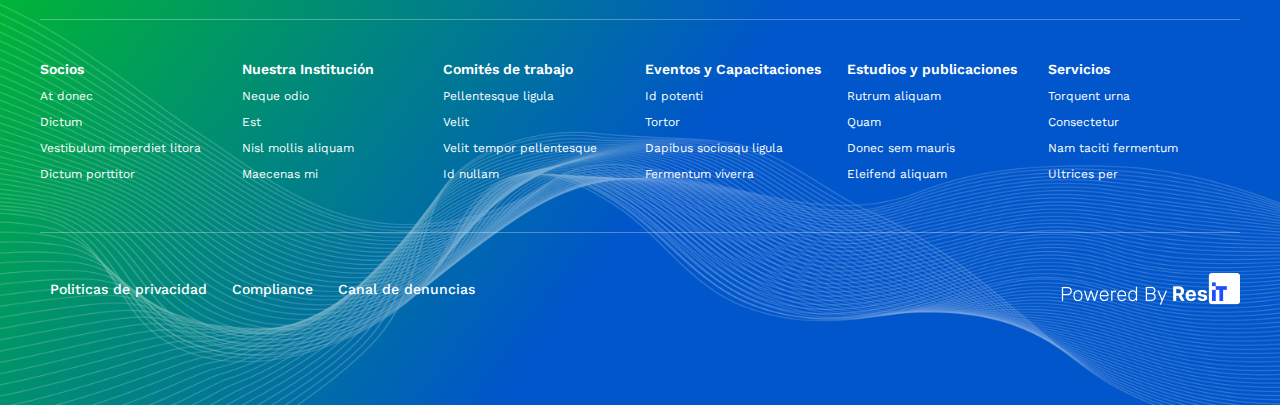
<file: descuentos.html>
<!DOCTYPE html>
<html lang="es">
  <head>
    <title>Cámara de Comercio de Santiago - CCS</title>
    <meta charset="UTF-8">
    <link href="img/favicon.png" rel="shortcut icon">
    <meta name="viewport" content="width=device-width, initial-scale=1, maximum-scale=1">
    <link href="css/main.css?v=25281" rel="stylesheet" type="text/css">
    <script src="js/main.js?v=25281" type="text/javascript"></script>
    <link rel="stylesheet" href="https://cdnjs.cloudflare.com/ajax/libs/font-awesome/6.7.2/css/all.min.css">
    <!-- Meta tags facebook-->
    <meta property="og:title" content="#">
    <meta property="og:description" content="#">
    <meta property="og:image" content="#">
    <!-- Meta tags twitter cards-->
    <meta name="twitter:card" content="summary_large_image">
    <meta name="twitter:title" content="#">
    <meta name="twitter:description" content="#">
    <meta name="twitter:image" content="#"><link rel="preconnect" href="https://fonts.googleapis.com">
    <link rel="preconnect" href="https://fonts.gstatic.com" crossorigin>
    <link href="https://fonts.googleapis.com/css2?family=Work+Sans:ital,wght@0,100..900;1,100..900&display=swap" rel="stylesheet">
    <link rel="stylesheet" href="https://cdnjs.cloudflare.com/ajax/libs/font-awesome/6.7.2/css/all.min.css">
  </head>
  <body>
    <header>
      <div class="header__primary">
        <div class="header__wrap">
          <div class="header__flex">
            <div class="header__logo"><a href="index.html"><img src="img/icons/logo-ccs.svg"></a></div>
            <div class="header__search">
              <form>
                <div class="form__element">
                  <div class="form__input">
                    <input type="text" name="#" placeholder="Escribe tu búsqueda">
                  </div>
                  <div class="form__button">
                    <button><i class="fas fa-search"></i></button>
                  </div>
                </div>
              </form>
            </div>
            <div class="header__socials">
              <div class="header__social"><a href="#"><span class="fa-brands fa-facebook"></span></a></div>
              <div class="header__social"><a href="#"><span class="fa-brands fa-x-twitter"></span></a></div>
              <div class="header__social"><a href="#"><span class="fa-brands fa-linkedin"></span></a></div>
              <div class="header__social"><a href="#"><span class="fa-brands fa-instagram"></span></a></div>
              <div class="header__social"><a href="#"><span class="fa-brands fa-youtube"></span></a></div>
              <div class="header__social"><a href="#"><span class="fa-brands fa-spotify"> </span></a></div>
            </div>
            <div class="header__items">
              <div class="header__button"><a href="#" class="btn btn--grad btn--sm">Portal Socio</a></div>
              <div class="header__ham"><span></span><span></span><span></span></div>
            </div>
          </div>
        </div>
      </div>
      <div class="header__secondary">
        <div class="header__wrap">
          <div class="header__nav">
            <div class="header__nav__bg"></div>
            <div class="header__nav__nav">
              <div class="header__nav__close">
                <div></div>
                <div></div>
              </div>
              <div class="header__nav__back">
                <div></div>
                <div></div>
                <div></div>
              </div>
              <div class="header__menu">
                <nav>
                  <ul>
                    <li class="header__nav__li header__nav__li--socios"><a href="#">Socios</a></li>
                    <li class="header__nav__li header__nav__li--institucion"><a href="#">Nuestra Institución</a></li>
                    <li><a href="#">Ejes estratégicos</a></li>
                    <li><a href="#">Comités de trabajo</a></li>
                    <li><a href="#">Calendario y Eventos</a></li>
                    <li><a href="#">CAM Santiago</a></li>
                    <li><a href="#">Estudios y Agenda Legislativa</a></li>
                    <li><a href="#">Servicios</a></li>
                  </ul>
                </nav>
              </div>
            </div>
            <div class="header__nav__mobile">
              <div class="header__nav__opacity"> </div>
              <div class="header__nav__nav"> 
                <div class="header__nav__nav__header"> 
                  <div class="header__nav__isotipo"> <img src="img/icons/logo-ccs.svg"></div>
                  <div class="header__nav__close">
                    <div></div>
                    <div></div>
                  </div>
                  <div class="header__nav__back">
                    <div></div>
                    <div></div>
                    <div></div>
                  </div>
                </div>
                <div class="header__nav__nav__body">
                  <div class="header__nav__nav__menu"> 
                    <ul>
                      <li><a href="#">Socios</a></li>
                      <li><a href="#">Nuestra Institución</a></li>
                      <li><a href="#">Ejes estratégicos</a></li>
                      <li><a href="#">Comités de trabajo</a></li>
                      <li><a href="#">Calendario y Eventos</a></li>
                      <li><a href="#">CAM Santiago</a></li>
                      <li><a href="#">Estudios y Agenda Legislativa</a></li>
                      <li><a href="#">Servicios</a></li>
                    </ul>
                  </div>
                </div>
                <div class="header__nav__nav__footer">
                  <div class="header__socials">
                    <div class="header__social"><a href="#"><span class="fa-brands fa-facebook"></span></a></div>
                    <div class="header__social"><a href="#"><span class="fa-brands fa-x-twitter"></span></a></div>
                    <div class="header__social"><a href="#"><span class="fa-brands fa-linkedin"></span></a></div>
                    <div class="header__social"><a href="#"><span class="fa-brands fa-instagram"></span></a></div>
                    <div class="header__social"><a href="#"><span class="fa-brands fa-youtube"></span></a></div>
                    <div class="header__social"><a href="#"><span class="fa-brands fa-spotify"> </span></a></div>
                  </div>
                  <div class="header__nav__buttons"><a href="contact.html" class="btn">Contacto</a></div>
                </div>
              </div>
            </div>
          </div>
        </div>
      </div>
      <div class="header__supernav">
        <div class="supernav">
          <div class="supernav__bg"></div>
          <div class="supernav__els">
            <div class="supernav__el supernav__el--socios">
              <div class="supernav__aside">
                <ul>
                  <li>Hazte Socio</li>
                  <li>Beneficios</li>
                  <li>Descuentos</li>
                  <li>StartCCS</li>
                  <li>Noticias Socios</li>
                  <li>Acceso portal Socios</li>
                </ul>
              </div>
              <div class="supernav__bodies">
                <div class="supernav__body">
                  <div class="cols">
                    <div class="col-md-6">
                      <div class="supernav__content">
                        <h3>Hazte Socio</h3>
                        <p>Morbi etiam sed ac condimentum ultrices vulputate vitae egestas sollicitudin. Etiam mauris phasellus per aliquam porta ultrices erat posuere etiam congue a nec luctus egestas.
                        </p>
                      </div>
                    </div>
                    <div class="col-md-6">
                      <div class="supernav__content">
                        <p>Libero mauris suspendisse imperdiet velit facilisis est colus adipiscing eu. Tempor mi dapibus faucibus nostra tempor sed fusce magna vulputate eleifend mi nisi primis inceptos semper conubia urna pellentesque consequat.
                        </p>
                        <ul>
                          <li>Netus mi
                          </li>
                          <li>Luctus mollis
                          </li>
                          <li>Sed mi
                          </li>
                        </ul>
                      </div>
                    </div>
                  </div>
                </div>
                <div class="supernav__body">
                  <div class="cols">
                    <div class="col-md-6">
                      <h3>Beneficios</h3>
                      <p>Ornare donec aliquam primis potenti euismod sodales consectetur felis consequat. Mollis adipiscing mi molestie fermentum quis nec ullamcorper massa mattis varius vehicula varius felis colus.
                      </p>
                    </div>
                    <div class="col-md-6">
                      <div class="supernav__content">
                        <p>Pulvinar ultricies eget dictum tempus eleifend libero sollicitudin molestie fringilla. Fringilla cubilia aliquet purus netus ante curabitur arcu purus cursus eget malesuada ultricies urna cubilia dui scelerisque tempor in donec.
                        </p>
                        <ul>
                          <li>Erat aliquam
                          </li>
                          <li>Velit nunc
                          </li>
                          <li>Curae leo
                          </li>
                        </ul>
                      </div>
                    </div>
                  </div>
                </div>
                <div class="supernav__body">
                  <div class="cols">
                    <div class="col-md-6">
                      <h3>Descuentos</h3>
                      <p>Congue imperdiet cras congue integer primis torquent ullamcorper hac erat. Eleifend vulputate eu eget curabitur eros porttitor ornare malesuada suspendisse sociosqu taciti vulputate porttitor habitant.
                      </p>
                    </div>
                    <div class="col-md-6">
                      <div class="supernav__content">
                        <p>Fringilla phasellus bibendum enim venenatis maecenas euismod dictumst fames porta. Ornare lacinia nisi torquent integer mi vel varius dapibus senectus fusce scelerisque semper id faucibus integer ut gravida nam ultrices.
                        </p>
                        <ul>
                          <li>Vel eros
                          </li>
                          <li>Dictumst in
                          </li>
                          <li>Iaculis tellus
                          </li>
                        </ul>
                      </div>
                    </div>
                  </div>
                </div>
                <div class="supernav__body">
                  <div class="cols">
                    <div class="col-md-6">
                      <h3>StartCCS</h3>
                      <p>Donec integer elementum aptent pellentesque sem lacus sem vulputate lacus. Malesuada dictum elit ante venenatis blandit dapibus neque ad praesent aliquet cras ante magna dictum.
                      </p>
                    </div>
                    <div class="col-md-6">
                      <div class="supernav__content">
                        <p>Morbi platea sapien mattis nulla suspendisse ante mattis ligula varius. Gravida vulputate varius consectetur turpis ut venenatis congue lacus luctus proin gravida a maecenas non placerat viverra tellus nullam nisi.
                        </p>
                        <ul>
                          <li>Justo eleifend
                          </li>
                          <li>Ultricies cubilia
                          </li>
                          <li>Dictumst et
                          </li>
                        </ul>
                      </div>
                    </div>
                  </div>
                </div>
                <div class="supernav__body">
                  <div class="cols">
                    <div class="col-md-6">
                      <div class="supernav__content">
                        <h3>Noticias Socios</h3>
                        <p>Leo ut venenatis nam eleifend netus himenaeos aliquam ullamcorper himenaeos. Rutrum a adipiscing vulputate taciti ornare nunc semper netus pharetra tempor velit fringilla sodales condimentum.
                        </p>
                      </div>
                    </div>
                    <div class="col-md-6">
                      <div class="supernav__content">
                        <p>Aptent molestie non aliquam vel suspendisse scelerisque consectetur viverra lobortis. Risus ante aliquam sem faucibus arcu in quisque ac risus ante luctus lectus posuere vehicula elementum vel curae duis odio.
                        </p>
                        <ul>
                          <li>Imperdiet cras
                          </li>
                          <li>Dictumst himenaeos
                          </li>
                          <li>Fringilla consectetur
                          </li>
                        </ul>
                      </div>
                    </div>
                  </div>
                </div>
                <div class="supernav__body">
                  <div class="cols">
                    <div class="col-md-6">
                      <div class="supernav__content">
                        <h3>Acceso portal Socios</h3>
                        <p>Ultrices magna nostra id pretium in senectus vestibulum suscipit praesent. Quis augue vehicula lectus metus molestie nibh taciti magna malesuada congue arcu posuere suscipit suspendisse.
                        </p>
                      </div>
                    </div>
                    <div class="col-md-6">
                      <div class="supernav__content">
                        <p>Volutpat eleifend vulputate habitant posuere semper mollis eros facilisis curae. Libero nam quisque vitae metus inceptos morbi diam nisi elementum augue rutrum feugiat molestie consequat consectetur egestas vulputate diam hac.
                        </p>
                        <ul>
                          <li>Vulputate est
                          </li>
                          <li>Scelerisque convallis
                          </li>
                          <li>Sodales sociosqu
                          </li>
                        </ul>
                      </div>
                    </div>
                  </div>
                </div>
              </div>
              <div class="supernav__footer">
                <div class="supernav__banner">
                  <div class="supernav__content">
                    <h4>¿AÚN NO ERES SOCIO?</h4>
                    <p>Únete a la CCS y aprovecha todos los beneficios disponibles para ti y tu empresa.</p><a class="btn btn--grad">Hazte socio</a>
                  </div>
                  <div class="supernav__image"><img src="img/uploads/image-banner-socio.png"></div>
                </div>
              </div>
            </div>
            <div class="supernav__el supernav__el--institucion">
              <div class="supernav__aside">
                <ul>
                  <li class="current">Datacenter</li>
                  <li>Cloud</li>
                  <li>Workplace Services</li>
                  <li>Soluciones de Infraestructura</li>
                  <li>Outsourcing TI</li>
                  <li>Soluciones de Negocio</li>
                  <li>Servicios TI</li>
                </ul>
              </div>
              <div class="supernav__bodies">
                <div class="supernav__body">
                  <div class="cols">
                    <div class="col-md-6">
                      <h3>Datacenter</h3>
                      <ul>
                        <li><a href="service-lvl-3.html">Facilities</a></li>
                        <li><a href="service-lvl-3.html">Managed Services</a></li>
                        <li><a href="service-lvl-3.html">SOC <span style="color:red;">???</span></a></li>
                      </ul>
                    </div>
                    <div class="col-md-6">
                      <div class="content">
                        <p>Suscipit sodales habitant ante sapien faucibus cras quisque fames platea sapien odio fermentum fusce purus malesuada vel duis curabitur aliquam.
                        </p>
                        <ul>
                          <li>Inceptos fusce
                          </li>
                          <li>Feugiat aptent
                          </li>
                          <li>Bibendum ac
                          </li>
                        </ul>
                      </div>
                    </div>
                  </div>
                </div>
                <div class="supernav__body">
                  <div class="cols">
                    <div class="col-md-6">
                      <h3>Cloud</h3>
                      <ul>
                        <li><a href="service-lvl-3.html">Cloud Empresarial SONDA</a></li>
                        <li><a href="service-lvl-3.html">Cloud para SAP HANA</a></li>
                        <li><a href="service-lvl-3-azure.html">Managed Azure</a></li>
                        <li><a href="service-lvl-3.html">Multicloud</a></li>
                        <li><a href="service-lvl-3.html">Managed AWS</a></li>
                      </ul>
                    </div>
                    <div class="col-md-6">
                      <div class="content">
                        <p>Laoreet adipiscing eu ad etiam etiam sollicitudin iaculis aptent nibh luctus rutrum feugiat bibendum iaculis pellentesque curae tortor duis nisi.
                        </p>
                        <ul>
                          <li>Cras quisque
                          </li>
                          <li>Fames fusce
                          </li>
                          <li>Magna dictum
                          </li>
                        </ul>
                      </div>
                    </div>
                  </div>
                </div>
                <div class="supernav__body">
                  <div class="cols">
                    <div class="col-md-6">
                      <h3>Workplace Services</h3>
                      <ul>
                        <li><a href="service-lvl-3.html">Managed Device Services</a></li>
                        <li><a href="service-lvl-3.html">Soporte Workplace</a></li>
                        <li><a href="service-lvl-3.html">Workplace Solutions</a></li>
                      </ul>
                    </div>
                    <div class="col-md-6">
                      <div class="content">
                        <p>Tempor taciti dictum aliquet sem per vestibulum tempus nulla magna donec potenti lectus netus donec consectetur tellus aenean donec cubilia.
                        </p>
                        <ul>
                          <li>Dictum suspendisse
                          </li>
                          <li>Euismod magna
                          </li>
                          <li>Integer quis
                          </li>
                        </ul>
                      </div>
                    </div>
                  </div>
                </div>
                <div class="supernav__body">
                  <div class="cols">
                    <div class="col-md-6">
                      <h3>Soluciones de Infraestructura</h3>
                      <ul>
                        <li><a href="service-lvl-3.html">Soluciones de Valor</a></li>
                        <li><a href="service-lvl-3.html">Servicios Profesionales</a></li>
                        <li><a href="service-lvl-3.html">Proyectos de Integración</a></li>
                        <li><a href="service-lvl-3.html">Software</a></li>
                        <li><a href="service-lvl-3.html">Equipamiento</a></li>
                        <li><a href="service-lvl-3.html">Servicios de Infraestructura</a></li>
                      </ul>
                    </div>
                    <div class="col-md-6">
                      <div class="content">
                        <p>Euismod et proin vulputate id molestie nisi auctor consequat quisque himenaeos fermentum auctor sociosqu enim suspendisse justo colus vitae at.
                        </p>
                        <ul>
                          <li>Accumsan quisque
                          </li>
                          <li>Primis primis
                          </li>
                          <li>Neque torquent
                          </li>
                        </ul>
                      </div>
                    </div>
                  </div>
                </div>
                <div class="supernav__body">
                  <div class="cols">
                    <div class="col-md-6">
                      <h3>Outsourcing TI</h3>
                      <ul>
                        <li><a href="service-lvl-3.html">Outsourcing Transformacional</a></li>
                        <li><a href="service-lvl-3.html">Managed Device Services</a></li>
                        <li><a href="service-lvl-3.html">Datacenter</a></li>
                        <li><a href="service-lvl-3.html">Soporte Workplace</a></li>
                      </ul>
                    </div>
                    <div class="col-md-6">
                      <div class="content">
                        <p>Quis habitant nullam mauris est inceptos class semper praesent porta blandit litora at mi congue potenti cubilia porttitor aenean ut.
                        </p>
                        <ul>
                          <li>Aliquet quam
                          </li>
                          <li>Cubilia fusce
                          </li>
                          <li>Platea convallis
                          </li>
                        </ul>
                      </div>
                    </div>
                  </div>
                </div>
                <div class="supernav__body">
                  <div class="cols">
                    <div class="col-md-6">
                      <h3>Soluciones de Negocio</h3>
                      <ul>
                        <li><a href="service-lvl-3.html">Salud</a></li>
                        <li><a href="service-lvl-3.html">Solución Comercio Exterior</a></li>
                        <li><a href="service-lvl-3.html">Solución Gestión Tributaria y Contable</a></li>
                        <li><a href="service-lvl-3.html">Transporte y Logística</a></li>
                        <li><a href="service-lvl-3.html">Manufactura</a></li>
                        <li><a href="service-lvl-3.html">Gobierno y Sector Público</a></li>
                        <li><a href="service-lvl-3.html">Utilities</a></li>
                        <li><a href="service-lvl-3.html">Solución de Control Financiero y Logístico</a></li>
                        <li><a href="service-lvl-3.html">Banca y Finanzas</a></li>
                        <li><a href="service-lvl-3.html">Cross Market Solutions</a></li>
                      </ul>
                    </div>
                    <div class="col-md-6">
                      <div class="content">
                        <p>Ultrices vel etiam curabitur tellus at odio molestie ullamcorper nostra vitae ut tellus gravida phasellus nam blandit integer posuere consectetur.
                        </p>
                        <ul>
                          <li>Ultricies neque
                          </li>
                          <li>Etiam aenean
                          </li>
                          <li>Nulla ornare
                          </li>
                        </ul>
                      </div>
                    </div>
                  </div>
                </div>
                <div class="supernav__body">
                  <div class="cols">
                    <div class="col-md-6">
                      <h3>Servicios TI</h3>
                      <ul>
                        <li><a href="service-lvl-3.html">Servicios para Aplicaciones</a></li>
                        <li><a href="service-lvl-3.html">Servicios de Infraestructura</a></li>
                        <li><a href="service-lvl-3.html">Application Management Services - AMS</a></li>
                        <li><a href="service-lvl-3.html">Servicios Profesionales</a></li>
                        <li><a href="service-lvl-3.html">Managed Services</a></li>
                      </ul>
                    </div>
                    <div class="col-md-6">
                      <div class="content">
                        <p>Cursus dictumst platea velit feugiat nec adipiscing accumsan netus malesuada ut commodo eget neque curae taciti sed molestie curabitur risus.
                        </p>
                        <ul>
                          <li>Nisl vitae
                          </li>
                          <li>Duis colus
                          </li>
                          <li>Habitant volutpat
                          </li>
                        </ul>
                      </div>
                    </div>
                  </div>
                </div>
              </div>
              <div class="supernav__footer"></div>
            </div>
          </div>
        </div>
      </div>
    </header>
    <div id="sections">
      <section class="section--header">
        <div class="section__lines"> <img src="img/uploads/eff-lines-1.png"></div>
        <div class="section__wrap section__wrap--header">
          <div class="section__header">
            <div class="section__breadcrumb">
              <nav>
                <ol class="breadcrumb">
                  <li class="breadcrumb-item"><a href="#">Inicio<span class="fas fa-angle-right"></span></a></li>
                  <li class="breadcrumb-item"><a href="#">Socios<span class="fas fa-angle-right"></span></a></li>
                  <li class="breadcrumb-item current"><a href="#">Descuentos</a></li>
                </ol>
              </nav>
            </div>
          </div>
          <div class="section__body">
            <div class="section__content"><span class="section__subtitle">Descuentos</span>
              <h1 class="section__title">Descuentos</h1>
              <p>Aprovecha todos los beneficios, descuentos y  actividades de networking y conoce todo lo que hace la CCS.</p>
            </div>
          </div>
        </div>
        <div class="section__bg">
          <div class="bg"><img src="img/uploads/banner-header-3.png"></div>
        </div>
      </section>
      <section class="section--discounts">
        <div class="section__wrap">
          <div class="section__header">
            <h3 class="section__title">Beneficios Gratuitos</h3>
            <p>Donec luctus dui vel fermentum facilisis. Nulla condimentum leo dui, a interdum magna luctus sit amet. Suspendisse convallis accumsan mi, id tincidunt erat pharetra vel.</p>
          </div>
          <div class="section__body">
            <div class="section__discounts">
              <div class="tabs">
                <div class="tabs__header">
                  <div class="tab tab--current">Capacitación Continua</div>
                  <div class="tab">Descuentos</div>
                  <div class="tab">Temporales</div>
                </div>
                <div class="tabs__body">
                  <div class="tab tab--current">
                    <div class="cols cols-gutter-2">
                      <div class="col-xs-6 col-md-3 dscroll">
                        <article class="article--discount">
                          <div class="article__body">
                            <div class="article__logo"><img src="img/icons/logo-discount-1.png"></div>
                            <h4 class="article__title">40% de Descuento</h4>
                            <p>Donec luctus dui vel fermentum facilisis. Nulla condimentum leo dui, a interdum magna luctus sit amet. Suspendisse convallis accumsan mi, id tincidunt erat pharetra vel.</p>
                          </div>
                          <div class="article__footer"><a href="#" class="btn btn--link">Ver más<span class="fas fa-angle-right"></span></a></div>
                        </article>
                      </div>
                      <div class="col-xs-6 col-md-3 dscroll">
                        <article class="article--discount">
                          <div class="article__body">
                            <div class="article__logo"><img src="img/icons/logo-discount-2.png"></div>
                            <h4 class="article__title">40% de Descuento</h4>
                            <p>Donec luctus dui vel fermentum facilisis. Nulla condimentum leo dui, a interdum magna luctus sit amet. Suspendisse convallis accumsan mi, id tincidunt erat pharetra vel.</p>
                          </div>
                          <div class="article__footer"><a href="#" class="btn btn--link">Ver más<span class="fas fa-angle-right"></span></a></div>
                        </article>
                      </div>
                      <div class="col-xs-6 col-md-3 dscroll">
                        <article class="article--discount">
                          <div class="article__body">
                            <div class="article__logo"><img src="img/icons/logo-discount-3.png"></div>
                            <h4 class="article__title">40% de Descuento</h4>
                            <p>Donec luctus dui vel fermentum facilisis. Nulla condimentum leo dui, a interdum magna luctus sit amet. Suspendisse convallis accumsan mi, id tincidunt erat pharetra vel.</p>
                          </div>
                          <div class="article__footer"><a href="#" class="btn btn--link">Ver más<span class="fas fa-angle-right"></span></a></div>
                        </article>
                      </div>
                      <div class="col-xs-6 col-md-3 dscroll">
                        <article class="article--discount">
                          <div class="article__body">
                            <div class="article__logo"><img src="img/icons/logo-discount-4.png"></div>
                            <h4 class="article__title">40% de Descuento</h4>
                            <p>Donec luctus dui vel fermentum facilisis. Nulla condimentum leo dui, a interdum magna luctus sit amet. Suspendisse convallis accumsan mi, id tincidunt erat pharetra vel.</p>
                          </div>
                          <div class="article__footer"><a href="#" class="btn btn--link">Ver más<span class="fas fa-angle-right"></span></a></div>
                        </article>
                      </div>
                      <div class="col-xs-6 col-md-3 dscroll">
                        <article class="article--discount">
                          <div class="article__body">
                            <div class="article__logo"><img src="img/icons/logo-discount-5.png"></div>
                            <h4 class="article__title">40% de Descuento</h4>
                            <p>Donec luctus dui vel fermentum facilisis. Nulla condimentum leo dui, a interdum magna luctus sit amet. Suspendisse convallis accumsan mi, id tincidunt erat pharetra vel.</p>
                          </div>
                          <div class="article__footer"><a href="#" class="btn btn--link">Ver más<span class="fas fa-angle-right"></span></a></div>
                        </article>
                      </div>
                      <div class="col-xs-6 col-md-3 dscroll">
                        <article class="article--discount">
                          <div class="article__body">
                            <div class="article__logo"><img src="img/icons/logo-discount-6.png"></div>
                            <h4 class="article__title">40% de Descuento</h4>
                            <p>Donec luctus dui vel fermentum facilisis. Nulla condimentum leo dui, a interdum magna luctus sit amet. Suspendisse convallis accumsan mi, id tincidunt erat pharetra vel.</p>
                          </div>
                          <div class="article__footer"><a href="#" class="btn btn--link">Ver más<span class="fas fa-angle-right"></span></a></div>
                        </article>
                      </div>
                      <div class="col-xs-6 col-md-3 dscroll">
                        <article class="article--discount">
                          <div class="article__body">
                            <div class="article__logo"><img src="img/icons/logo-discount-7.png"></div>
                            <h4 class="article__title">40% de Descuento</h4>
                            <p>Donec luctus dui vel fermentum facilisis. Nulla condimentum leo dui, a interdum magna luctus sit amet. Suspendisse convallis accumsan mi, id tincidunt erat pharetra vel.</p>
                          </div>
                          <div class="article__footer"><a href="#" class="btn btn--link">Ver más<span class="fas fa-angle-right"></span></a></div>
                        </article>
                      </div>
                      <div class="col-xs-6 col-md-3 dscroll">
                        <article class="article--discount">
                          <div class="article__body">
                            <div class="article__logo"><img src="img/icons/logo-discount-8.png"></div>
                            <h4 class="article__title">40% de Descuento</h4>
                            <p>Donec luctus dui vel fermentum facilisis. Nulla condimentum leo dui, a interdum magna luctus sit amet. Suspendisse convallis accumsan mi, id tincidunt erat pharetra vel.</p>
                          </div>
                          <div class="article__footer"><a href="#" class="btn btn--link">Ver más<span class="fas fa-angle-right"></span></a></div>
                        </article>
                      </div>
                      <div class="col-xs-6 col-md-3 dscroll">
                        <article class="article--discount">
                          <div class="article__body">
                            <div class="article__logo"><img src="img/icons/logo-discount-1.png"></div>
                            <h4 class="article__title">40% de Descuento</h4>
                            <p>Donec luctus dui vel fermentum facilisis. Nulla condimentum leo dui, a interdum magna luctus sit amet. Suspendisse convallis accumsan mi, id tincidunt erat pharetra vel.</p>
                          </div>
                          <div class="article__footer"><a href="#" class="btn btn--link">Ver más<span class="fas fa-angle-right"></span></a></div>
                        </article>
                      </div>
                      <div class="col-xs-6 col-md-3 dscroll">
                        <article class="article--discount">
                          <div class="article__body">
                            <div class="article__logo"><img src="img/icons/logo-discount-2.png"></div>
                            <h4 class="article__title">40% de Descuento</h4>
                            <p>Donec luctus dui vel fermentum facilisis. Nulla condimentum leo dui, a interdum magna luctus sit amet. Suspendisse convallis accumsan mi, id tincidunt erat pharetra vel.</p>
                          </div>
                          <div class="article__footer"><a href="#" class="btn btn--link">Ver más<span class="fas fa-angle-right"></span></a></div>
                        </article>
                      </div>
                      <div class="col-xs-6 col-md-3 dscroll">
                        <article class="article--discount">
                          <div class="article__body">
                            <div class="article__logo"><img src="img/icons/logo-discount-3.png"></div>
                            <h4 class="article__title">40% de Descuento</h4>
                            <p>Donec luctus dui vel fermentum facilisis. Nulla condimentum leo dui, a interdum magna luctus sit amet. Suspendisse convallis accumsan mi, id tincidunt erat pharetra vel.</p>
                          </div>
                          <div class="article__footer"><a href="#" class="btn btn--link">Ver más<span class="fas fa-angle-right"></span></a></div>
                        </article>
                      </div>
                      <div class="col-xs-6 col-md-3 dscroll">
                        <article class="article--discount">
                          <div class="article__body">
                            <div class="article__logo"><img src="img/icons/logo-discount-4.png"></div>
                            <h4 class="article__title">40% de Descuento</h4>
                            <p>Donec luctus dui vel fermentum facilisis. Nulla condimentum leo dui, a interdum magna luctus sit amet. Suspendisse convallis accumsan mi, id tincidunt erat pharetra vel.</p>
                          </div>
                          <div class="article__footer"><a href="#" class="btn btn--link">Ver más<span class="fas fa-angle-right"></span></a></div>
                        </article>
                      </div>
                    </div>
                  </div>
                  <div class="tab">
                    <div class="cols cols-gutter-2">
                      <div class="col-xs-6 col-md-3 dscroll">
                        <article class="article--discount">
                          <div class="article__body">
                            <div class="article__logo"><img src="img/icons/logo-discount-1.png"></div>
                            <h4 class="article__title">40% de Descuento</h4>
                            <p>Donec luctus dui vel fermentum facilisis. Nulla condimentum leo dui, a interdum magna luctus sit amet. Suspendisse convallis accumsan mi, id tincidunt erat pharetra vel.</p>
                          </div>
                          <div class="article__footer"><a href="#" class="btn btn--link">Ver más<span class="fas fa-angle-right"></span></a></div>
                        </article>
                      </div>
                      <div class="col-xs-6 col-md-3 dscroll">
                        <article class="article--discount">
                          <div class="article__body">
                            <div class="article__logo"><img src="img/icons/logo-discount-2.png"></div>
                            <h4 class="article__title">40% de Descuento</h4>
                            <p>Donec luctus dui vel fermentum facilisis. Nulla condimentum leo dui, a interdum magna luctus sit amet. Suspendisse convallis accumsan mi, id tincidunt erat pharetra vel.</p>
                          </div>
                          <div class="article__footer"><a href="#" class="btn btn--link">Ver más<span class="fas fa-angle-right"></span></a></div>
                        </article>
                      </div>
                      <div class="col-xs-6 col-md-3 dscroll">
                        <article class="article--discount">
                          <div class="article__body">
                            <div class="article__logo"><img src="img/icons/logo-discount-3.png"></div>
                            <h4 class="article__title">40% de Descuento</h4>
                            <p>Donec luctus dui vel fermentum facilisis. Nulla condimentum leo dui, a interdum magna luctus sit amet. Suspendisse convallis accumsan mi, id tincidunt erat pharetra vel.</p>
                          </div>
                          <div class="article__footer"><a href="#" class="btn btn--link">Ver más<span class="fas fa-angle-right"></span></a></div>
                        </article>
                      </div>
                      <div class="col-xs-6 col-md-3 dscroll">
                        <article class="article--discount">
                          <div class="article__body">
                            <div class="article__logo"><img src="img/icons/logo-discount-4.png"></div>
                            <h4 class="article__title">40% de Descuento</h4>
                            <p>Donec luctus dui vel fermentum facilisis. Nulla condimentum leo dui, a interdum magna luctus sit amet. Suspendisse convallis accumsan mi, id tincidunt erat pharetra vel.</p>
                          </div>
                          <div class="article__footer"><a href="#" class="btn btn--link">Ver más<span class="fas fa-angle-right"></span></a></div>
                        </article>
                      </div>
                      <div class="col-xs-6 col-md-3 dscroll">
                        <article class="article--discount">
                          <div class="article__body">
                            <div class="article__logo"><img src="img/icons/logo-discount-5.png"></div>
                            <h4 class="article__title">40% de Descuento</h4>
                            <p>Donec luctus dui vel fermentum facilisis. Nulla condimentum leo dui, a interdum magna luctus sit amet. Suspendisse convallis accumsan mi, id tincidunt erat pharetra vel.</p>
                          </div>
                          <div class="article__footer"><a href="#" class="btn btn--link">Ver más<span class="fas fa-angle-right"></span></a></div>
                        </article>
                      </div>
                      <div class="col-xs-6 col-md-3 dscroll">
                        <article class="article--discount">
                          <div class="article__body">
                            <div class="article__logo"><img src="img/icons/logo-discount-6.png"></div>
                            <h4 class="article__title">40% de Descuento</h4>
                            <p>Donec luctus dui vel fermentum facilisis. Nulla condimentum leo dui, a interdum magna luctus sit amet. Suspendisse convallis accumsan mi, id tincidunt erat pharetra vel.</p>
                          </div>
                          <div class="article__footer"><a href="#" class="btn btn--link">Ver más<span class="fas fa-angle-right"></span></a></div>
                        </article>
                      </div>
                      <div class="col-xs-6 col-md-3 dscroll">
                        <article class="article--discount">
                          <div class="article__body">
                            <div class="article__logo"><img src="img/icons/logo-discount-7.png"></div>
                            <h4 class="article__title">40% de Descuento</h4>
                            <p>Donec luctus dui vel fermentum facilisis. Nulla condimentum leo dui, a interdum magna luctus sit amet. Suspendisse convallis accumsan mi, id tincidunt erat pharetra vel.</p>
                          </div>
                          <div class="article__footer"><a href="#" class="btn btn--link">Ver más<span class="fas fa-angle-right"></span></a></div>
                        </article>
                      </div>
                      <div class="col-xs-6 col-md-3 dscroll">
                        <article class="article--discount">
                          <div class="article__body">
                            <div class="article__logo"><img src="img/icons/logo-discount-8.png"></div>
                            <h4 class="article__title">40% de Descuento</h4>
                            <p>Donec luctus dui vel fermentum facilisis. Nulla condimentum leo dui, a interdum magna luctus sit amet. Suspendisse convallis accumsan mi, id tincidunt erat pharetra vel.</p>
                          </div>
                          <div class="article__footer"><a href="#" class="btn btn--link">Ver más<span class="fas fa-angle-right"></span></a></div>
                        </article>
                      </div>
                      <div class="col-xs-6 col-md-3 dscroll">
                        <article class="article--discount">
                          <div class="article__body">
                            <div class="article__logo"><img src="img/icons/logo-discount-1.png"></div>
                            <h4 class="article__title">40% de Descuento</h4>
                            <p>Donec luctus dui vel fermentum facilisis. Nulla condimentum leo dui, a interdum magna luctus sit amet. Suspendisse convallis accumsan mi, id tincidunt erat pharetra vel.</p>
                          </div>
                          <div class="article__footer"><a href="#" class="btn btn--link">Ver más<span class="fas fa-angle-right"></span></a></div>
                        </article>
                      </div>
                      <div class="col-xs-6 col-md-3 dscroll">
                        <article class="article--discount">
                          <div class="article__body">
                            <div class="article__logo"><img src="img/icons/logo-discount-2.png"></div>
                            <h4 class="article__title">40% de Descuento</h4>
                            <p>Donec luctus dui vel fermentum facilisis. Nulla condimentum leo dui, a interdum magna luctus sit amet. Suspendisse convallis accumsan mi, id tincidunt erat pharetra vel.</p>
                          </div>
                          <div class="article__footer"><a href="#" class="btn btn--link">Ver más<span class="fas fa-angle-right"></span></a></div>
                        </article>
                      </div>
                      <div class="col-xs-6 col-md-3 dscroll">
                        <article class="article--discount">
                          <div class="article__body">
                            <div class="article__logo"><img src="img/icons/logo-discount-3.png"></div>
                            <h4 class="article__title">40% de Descuento</h4>
                            <p>Donec luctus dui vel fermentum facilisis. Nulla condimentum leo dui, a interdum magna luctus sit amet. Suspendisse convallis accumsan mi, id tincidunt erat pharetra vel.</p>
                          </div>
                          <div class="article__footer"><a href="#" class="btn btn--link">Ver más<span class="fas fa-angle-right"></span></a></div>
                        </article>
                      </div>
                      <div class="col-xs-6 col-md-3 dscroll">
                        <article class="article--discount">
                          <div class="article__body">
                            <div class="article__logo"><img src="img/icons/logo-discount-4.png"></div>
                            <h4 class="article__title">40% de Descuento</h4>
                            <p>Donec luctus dui vel fermentum facilisis. Nulla condimentum leo dui, a interdum magna luctus sit amet. Suspendisse convallis accumsan mi, id tincidunt erat pharetra vel.</p>
                          </div>
                          <div class="article__footer"><a href="#" class="btn btn--link">Ver más<span class="fas fa-angle-right"></span></a></div>
                        </article>
                      </div>
                    </div>
                  </div>
                  <div class="tab">
                    <div class="cols cols-gutter-2">
                      <div class="col-xs-6 col-md-3 dscroll">
                        <article class="article--discount">
                          <div class="article__body">
                            <div class="article__logo"><img src="img/icons/logo-discount-1.png"></div>
                            <h4 class="article__title">40% de Descuento</h4>
                            <p>Donec luctus dui vel fermentum facilisis. Nulla condimentum leo dui, a interdum magna luctus sit amet. Suspendisse convallis accumsan mi, id tincidunt erat pharetra vel.</p>
                          </div>
                          <div class="article__footer"><a href="#" class="btn btn--link">Ver más<span class="fas fa-angle-right"></span></a></div>
                        </article>
                      </div>
                      <div class="col-xs-6 col-md-3 dscroll">
                        <article class="article--discount">
                          <div class="article__body">
                            <div class="article__logo"><img src="img/icons/logo-discount-2.png"></div>
                            <h4 class="article__title">40% de Descuento</h4>
                            <p>Donec luctus dui vel fermentum facilisis. Nulla condimentum leo dui, a interdum magna luctus sit amet. Suspendisse convallis accumsan mi, id tincidunt erat pharetra vel.</p>
                          </div>
                          <div class="article__footer"><a href="#" class="btn btn--link">Ver más<span class="fas fa-angle-right"></span></a></div>
                        </article>
                      </div>
                      <div class="col-xs-6 col-md-3 dscroll">
                        <article class="article--discount">
                          <div class="article__body">
                            <div class="article__logo"><img src="img/icons/logo-discount-3.png"></div>
                            <h4 class="article__title">40% de Descuento</h4>
                            <p>Donec luctus dui vel fermentum facilisis. Nulla condimentum leo dui, a interdum magna luctus sit amet. Suspendisse convallis accumsan mi, id tincidunt erat pharetra vel.</p>
                          </div>
                          <div class="article__footer"><a href="#" class="btn btn--link">Ver más<span class="fas fa-angle-right"></span></a></div>
                        </article>
                      </div>
                      <div class="col-xs-6 col-md-3 dscroll">
                        <article class="article--discount">
                          <div class="article__body">
                            <div class="article__logo"><img src="img/icons/logo-discount-4.png"></div>
                            <h4 class="article__title">40% de Descuento</h4>
                            <p>Donec luctus dui vel fermentum facilisis. Nulla condimentum leo dui, a interdum magna luctus sit amet. Suspendisse convallis accumsan mi, id tincidunt erat pharetra vel.</p>
                          </div>
                          <div class="article__footer"><a href="#" class="btn btn--link">Ver más<span class="fas fa-angle-right"></span></a></div>
                        </article>
                      </div>
                      <div class="col-xs-6 col-md-3 dscroll">
                        <article class="article--discount">
                          <div class="article__body">
                            <div class="article__logo"><img src="img/icons/logo-discount-5.png"></div>
                            <h4 class="article__title">40% de Descuento</h4>
                            <p>Donec luctus dui vel fermentum facilisis. Nulla condimentum leo dui, a interdum magna luctus sit amet. Suspendisse convallis accumsan mi, id tincidunt erat pharetra vel.</p>
                          </div>
                          <div class="article__footer"><a href="#" class="btn btn--link">Ver más<span class="fas fa-angle-right"></span></a></div>
                        </article>
                      </div>
                      <div class="col-xs-6 col-md-3 dscroll">
                        <article class="article--discount">
                          <div class="article__body">
                            <div class="article__logo"><img src="img/icons/logo-discount-6.png"></div>
                            <h4 class="article__title">40% de Descuento</h4>
                            <p>Donec luctus dui vel fermentum facilisis. Nulla condimentum leo dui, a interdum magna luctus sit amet. Suspendisse convallis accumsan mi, id tincidunt erat pharetra vel.</p>
                          </div>
                          <div class="article__footer"><a href="#" class="btn btn--link">Ver más<span class="fas fa-angle-right"></span></a></div>
                        </article>
                      </div>
                      <div class="col-xs-6 col-md-3 dscroll">
                        <article class="article--discount">
                          <div class="article__body">
                            <div class="article__logo"><img src="img/icons/logo-discount-7.png"></div>
                            <h4 class="article__title">40% de Descuento</h4>
                            <p>Donec luctus dui vel fermentum facilisis. Nulla condimentum leo dui, a interdum magna luctus sit amet. Suspendisse convallis accumsan mi, id tincidunt erat pharetra vel.</p>
                          </div>
                          <div class="article__footer"><a href="#" class="btn btn--link">Ver más<span class="fas fa-angle-right"></span></a></div>
                        </article>
                      </div>
                      <div class="col-xs-6 col-md-3 dscroll">
                        <article class="article--discount">
                          <div class="article__body">
                            <div class="article__logo"><img src="img/icons/logo-discount-8.png"></div>
                            <h4 class="article__title">40% de Descuento</h4>
                            <p>Donec luctus dui vel fermentum facilisis. Nulla condimentum leo dui, a interdum magna luctus sit amet. Suspendisse convallis accumsan mi, id tincidunt erat pharetra vel.</p>
                          </div>
                          <div class="article__footer"><a href="#" class="btn btn--link">Ver más<span class="fas fa-angle-right"></span></a></div>
                        </article>
                      </div>
                      <div class="col-xs-6 col-md-3 dscroll">
                        <article class="article--discount">
                          <div class="article__body">
                            <div class="article__logo"><img src="img/icons/logo-discount-1.png"></div>
                            <h4 class="article__title">40% de Descuento</h4>
                            <p>Donec luctus dui vel fermentum facilisis. Nulla condimentum leo dui, a interdum magna luctus sit amet. Suspendisse convallis accumsan mi, id tincidunt erat pharetra vel.</p>
                          </div>
                          <div class="article__footer"><a href="#" class="btn btn--link">Ver más<span class="fas fa-angle-right"></span></a></div>
                        </article>
                      </div>
                      <div class="col-xs-6 col-md-3 dscroll">
                        <article class="article--discount">
                          <div class="article__body">
                            <div class="article__logo"><img src="img/icons/logo-discount-2.png"></div>
                            <h4 class="article__title">40% de Descuento</h4>
                            <p>Donec luctus dui vel fermentum facilisis. Nulla condimentum leo dui, a interdum magna luctus sit amet. Suspendisse convallis accumsan mi, id tincidunt erat pharetra vel.</p>
                          </div>
                          <div class="article__footer"><a href="#" class="btn btn--link">Ver más<span class="fas fa-angle-right"></span></a></div>
                        </article>
                      </div>
                      <div class="col-xs-6 col-md-3 dscroll">
                        <article class="article--discount">
                          <div class="article__body">
                            <div class="article__logo"><img src="img/icons/logo-discount-3.png"></div>
                            <h4 class="article__title">40% de Descuento</h4>
                            <p>Donec luctus dui vel fermentum facilisis. Nulla condimentum leo dui, a interdum magna luctus sit amet. Suspendisse convallis accumsan mi, id tincidunt erat pharetra vel.</p>
                          </div>
                          <div class="article__footer"><a href="#" class="btn btn--link">Ver más<span class="fas fa-angle-right"></span></a></div>
                        </article>
                      </div>
                      <div class="col-xs-6 col-md-3 dscroll">
                        <article class="article--discount">
                          <div class="article__body">
                            <div class="article__logo"><img src="img/icons/logo-discount-4.png"></div>
                            <h4 class="article__title">40% de Descuento</h4>
                            <p>Donec luctus dui vel fermentum facilisis. Nulla condimentum leo dui, a interdum magna luctus sit amet. Suspendisse convallis accumsan mi, id tincidunt erat pharetra vel.</p>
                          </div>
                          <div class="article__footer"><a href="#" class="btn btn--link">Ver más<span class="fas fa-angle-right"></span></a></div>
                        </article>
                      </div>
                    </div>
                  </div>
                </div>
              </div>
            </div>
          </div>
        </div>
      </section>
      <section class="section--form">
        <div class="section__wrap">
          <div class="section__body">
            <div class="section__box">
              <div class="section__image"> <img src="img/uploads/image-form.png"></div>
              <div class="section__form">
                <div class="section__form__header">
                  <h3 class="section__title">¿Quieres publicar tus descuentos?</h3>
                  <p>Completa tus datos y te contactaremos.</p>
                </div>
                <div class="section__form__body">
                  <form>
                    <div class="cols">
                      <div class="col-xs-12 col-md-6">
                        <div class="form__element">
                          <div class="form__title">Nombre completo</div>
                          <div class="form__input">
                            <input type="text" name="#" placeholder="Nombre y apellidos">
                          </div>
                        </div>
                      </div>
                      <div class="col-xs-12 col-md-6">
                        <div class="form__element">
                          <div class="form__title">RUT Empresa</div>
                          <div class="form__input">
                            <input type="text" name="#" placeholder="RUT Empresa">
                          </div>
                        </div>
                      </div>
                      <div class="col-xs-12 col-md-12">
                        <div class="form__element">
                          <div class="form__title">Email</div>
                          <div class="form__input">
                            <input type="text" name="#" placeholder="Email">
                          </div>
                        </div>
                      </div>
                      <div class="col-xs-12 col-md-12">
                        <div class="form__element">
                          <div class="form__title">Mensaje</div>
                          <div class="form__textarea">
                            <textarea name="#" placeholder="Escribe tu mensaje"></textarea>
                          </div>
                        </div>
                      </div>
                      <div class="col-xs-12 col-md-12">
                        <div class="form__button">
                          <button class="btn btn--grad">Enviar</button>
                        </div>
                      </div>
                    </div>
                  </form>
                </div>
              </div>
            </div>
          </div>
        </div>
      </section>
    </div>
    <footer>
      <div class="footer__lines"><img src="img/uploads/eff-lines-footer.png"></div>
      <div class="footer__wrap"> 
        <div class="footer__header">
          <div class="cols">
            <div class="footer__flex">
              <div class="col-md-4">
                <div class="footer__left">
                  <div class="footer__logo"><img src="img/icons/logo-ccs-white.svg"></div>
                  <p>La información contenida en este sitio es de propiedad de la Cámara de Comercio de Santiago, y su reproducción será permitida toda vez que sea citada la fuente.</p>
                </div>
              </div>
              <div class="col-md-4">
                <div class="footer__infos">
                  <p class="footer__info">Monjitas #392, Santiago - Chile<span class="fa-solid fa-phone"></span></p>
                  <p class="footer__info">Central CCS +56 2 2360 7000<span class="fa-solid fa-phone"></span></p>
                  <p class="footer__info">RedNegocios +56 2 2835 6842<span class="fa-solid fa-phone"></span></p>
                  <p class="footer__info">Boletín Comercial +56 2 2360 7001<span class="fa-solid fa-phone"></span></p>
                  <p class="footer__info">contacto@ccs.cl<span class="fa-solid fa-envelope"></span></p>
                </div>
              </div>
              <div class="col-md-4">
                <div class="footer__right">
                  <div class="footer__certifications"><img src="img/icons/logo-certifications.png"></div>
                  <div class="footer__socials">
                    <div class="footer__social"><a href="#"><span class="fa-brands fa-facebook"></span></a></div>
                    <div class="footer__social"><a href="#"><span class="fa-brands fa-x-twitter"></span></a></div>
                    <div class="footer__social"><a href="#"><span class="fa-brands fa-linkedin"></span></a></div>
                    <div class="footer__social"><a href="#"><span class="fa-brands fa-instagram"></span></a></div>
                    <div class="footer__social"><a href="#"><span class="fa-brands fa-youtube"></span></a></div>
                    <div class="footer__social"><a href="#"><span class="fa-brands fa-spotify"></span></a></div>
                  </div>
                </div>
              </div>
            </div>
          </div>
        </div>
        <div class="footer__body">
          <div class="cols">
            <div class="col-xs-6 col-md-2">
              <div class="footer__nav">
                <h4>Socios</h4>
                <ul>
                  <li><a href="#">At donec</a></li>
                  <li><a href="#">Dictum</a></li>
                  <li><a href="#">Vestibulum imperdiet litora</a></li>
                  <li><a href="#">Dictum porttitor</a></li>
                </ul>
              </div>
            </div>
            <div class="col-xs-6 col-md-2">
              <div class="footer__nav">
                <h4>Nuestra Institución</h4>
                <ul>
                  <li><a href="#">Neque odio</a></li>
                  <li><a href="#">Est</a></li>
                  <li><a href="#">Nisl mollis aliquam</a></li>
                  <li><a href="#">Maecenas mi</a></li>
                </ul>
              </div>
            </div>
            <div class="col-xs-6 col-md-2">
              <div class="footer__nav">
                <h4>Comités de trabajo</h4>
                <ul>
                  <li><a href="#">Pellentesque ligula</a></li>
                  <li><a href="#">Velit</a></li>
                  <li><a href="#">Velit tempor pellentesque</a></li>
                  <li><a href="#">Id nullam</a></li>
                </ul>
              </div>
            </div>
            <div class="col-xs-6 col-md-2">
              <div class="footer__nav">
                <h4>Eventos y Capacitaciones</h4>
                <ul>
                  <li><a href="#">Id potenti</a></li>
                  <li><a href="#">Tortor</a></li>
                  <li><a href="#">Dapibus sociosqu ligula</a></li>
                  <li><a href="#">Fermentum viverra</a></li>
                </ul>
              </div>
            </div>
            <div class="col-xs-6 col-md-2">
              <div class="footer__nav">
                <h4>Estudios y publicaciones</h4>
                <ul>
                  <li><a href="#">Rutrum aliquam</a></li>
                  <li><a href="#">Quam</a></li>
                  <li><a href="#">Donec sem mauris</a></li>
                  <li><a href="#">Eleifend aliquam</a></li>
                </ul>
              </div>
            </div>
            <div class="col-xs-6 col-md-2">
              <div class="footer__nav">
                <h4>Servicios</h4>
                <ul>
                  <li><a href="#">Torquent urna</a></li>
                  <li><a href="#">Consectetur</a></li>
                  <li><a href="#">Nam taciti fermentum</a></li>
                  <li><a href="#">Ultrices per</a></li>
                </ul>
              </div>
            </div>
          </div>
        </div>
        <div class="footer__footer">
          <div class="footer__flex">
            <div class="footer__links">
              <ul>
                <li><a href="#">Politicas de privacidad</a></li>
                <li><a href="#">Compliance</a></li>
                <li><a href="#">Canal de denuncias</a></li>
              </ul>
            </div>
            <div class="footer__powerby"><a href="#"><img src="img/icons/powerby-resit.png"></a></div>
          </div>
        </div>
      </div>
    </footer>
  </body>
</html>
</file>
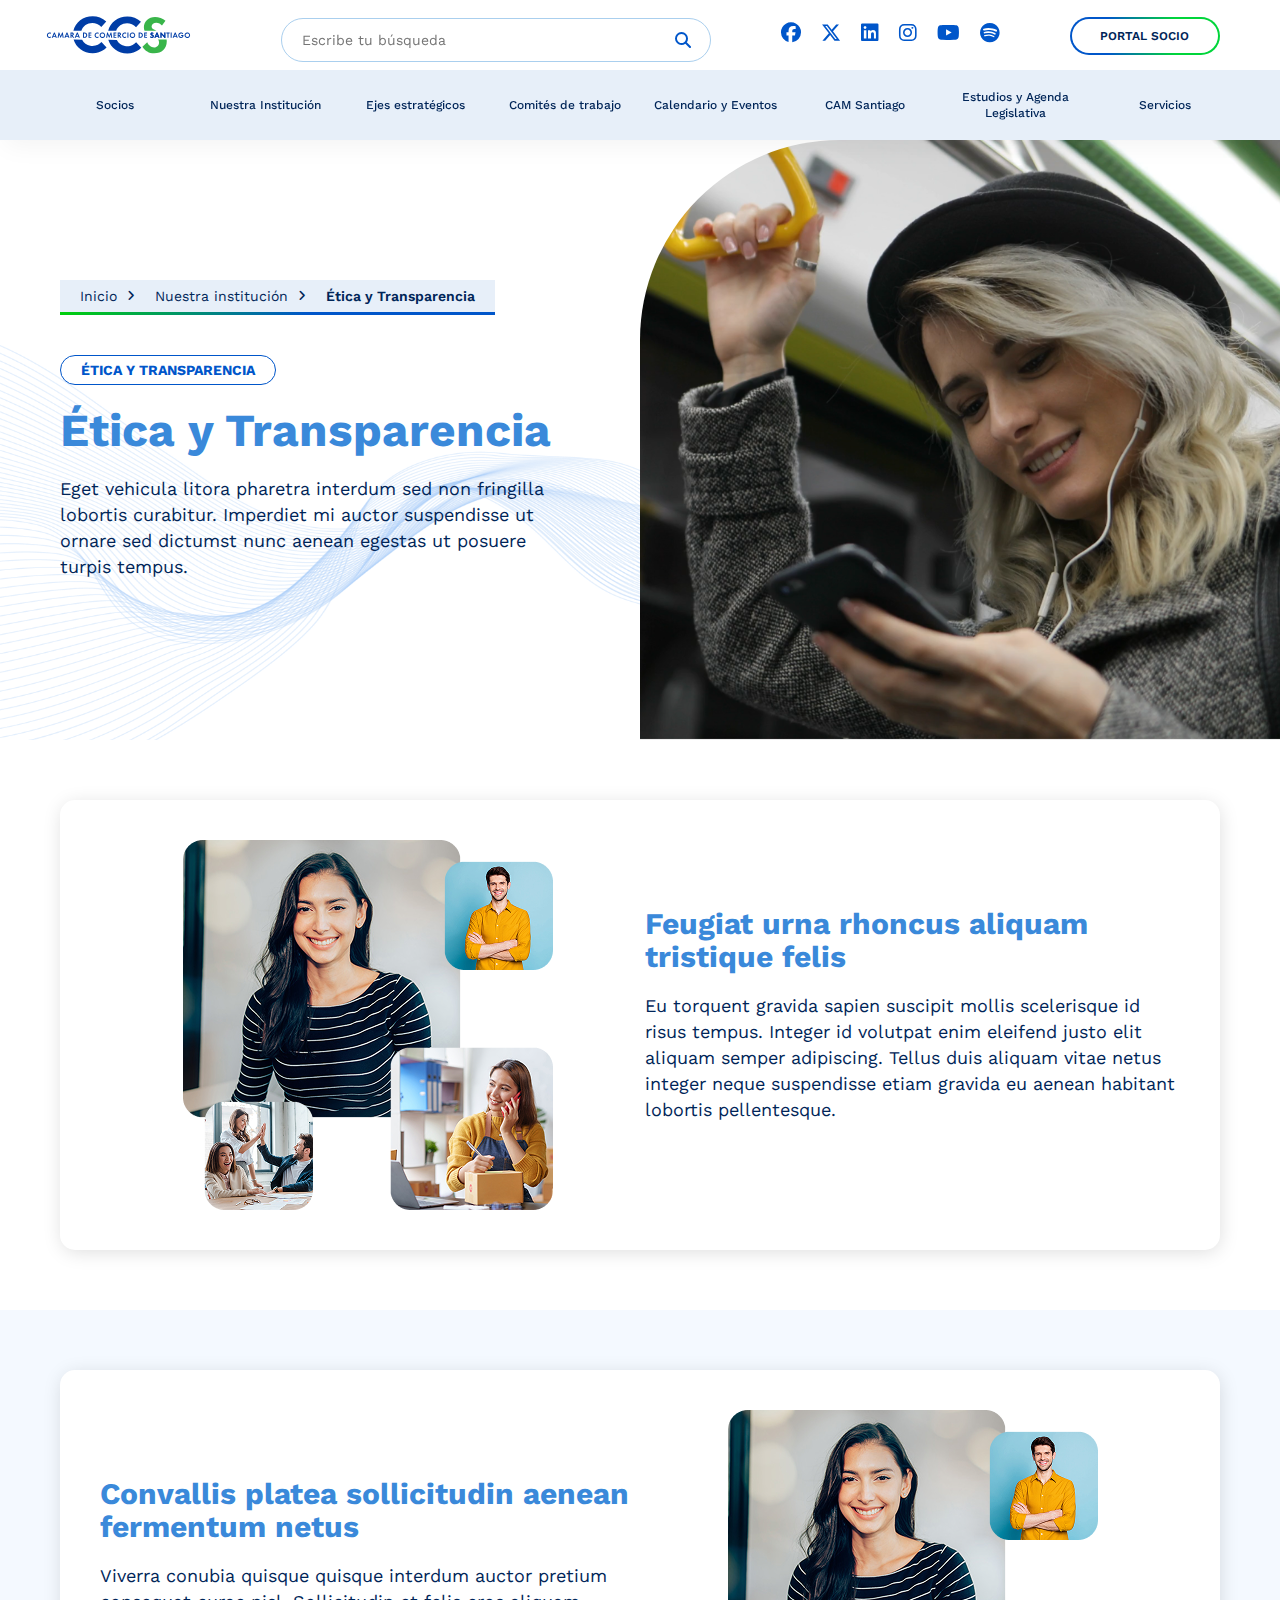
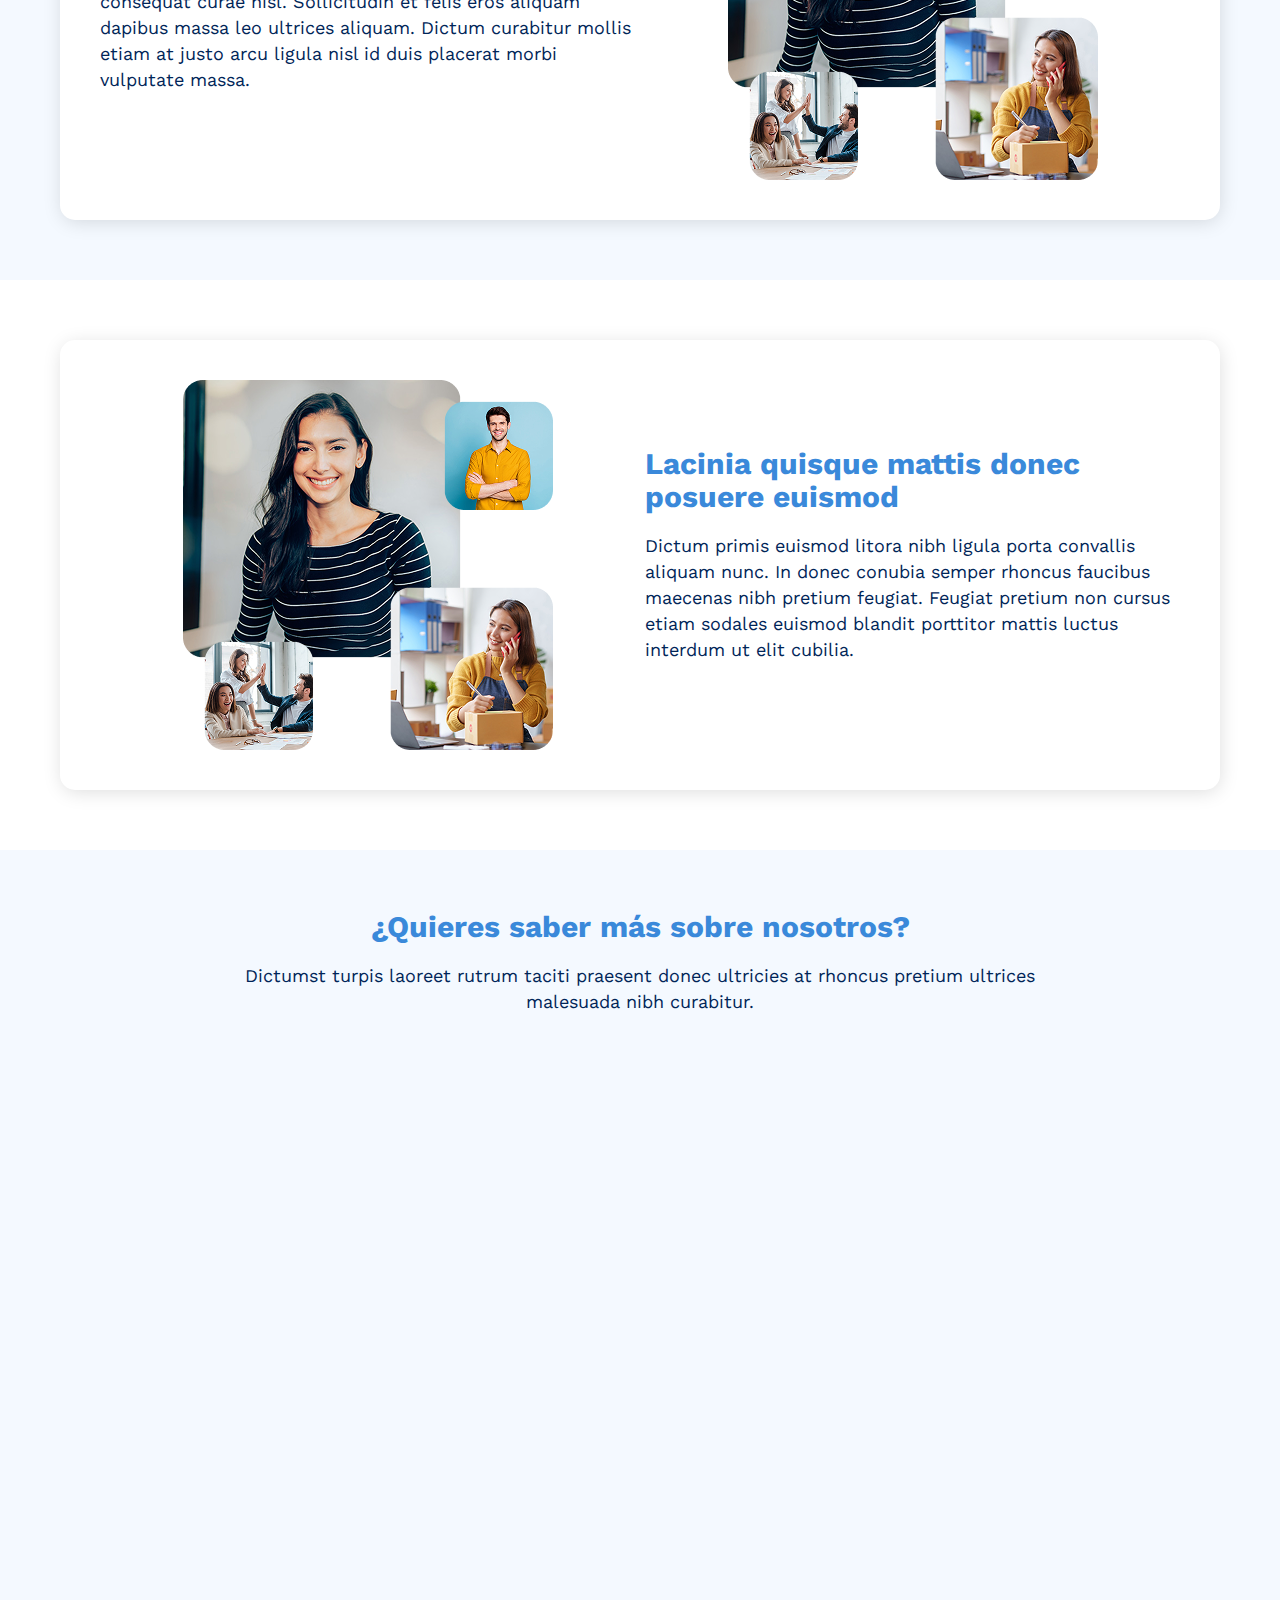
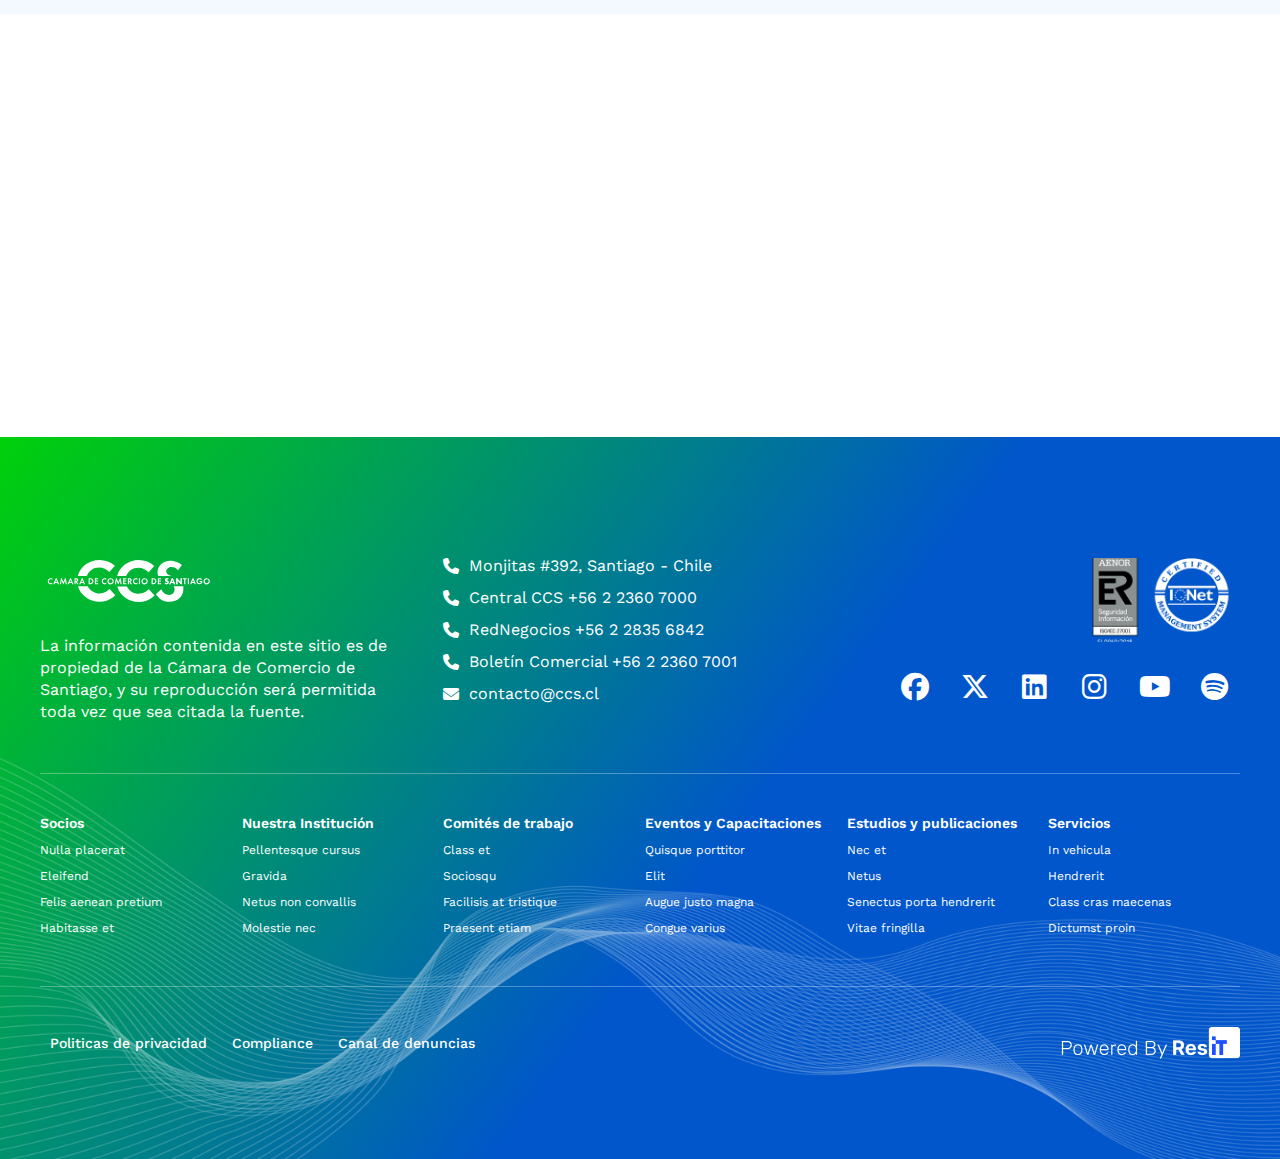
<file: etica-transparencia.html>
<!DOCTYPE html>
<html lang="es">
  <head>
    <title>Cámara de Comercio de Santiago - CCS</title>
    <meta charset="UTF-8">
    <link href="img/favicon.png" rel="shortcut icon">
    <meta name="viewport" content="width=device-width, initial-scale=1, maximum-scale=1">
    <link href="css/main.css?v=75322" rel="stylesheet" type="text/css">
    <script src="js/main.js?v=75322" type="text/javascript"></script>
    <link rel="stylesheet" href="https://cdnjs.cloudflare.com/ajax/libs/font-awesome/6.7.2/css/all.min.css">
    <!-- Meta tags facebook-->
    <meta property="og:title" content="#">
    <meta property="og:description" content="#">
    <meta property="og:image" content="#">
    <!-- Meta tags twitter cards-->
    <meta name="twitter:card" content="summary_large_image">
    <meta name="twitter:title" content="#">
    <meta name="twitter:description" content="#">
    <meta name="twitter:image" content="#"><link rel="preconnect" href="https://fonts.googleapis.com">
    <link rel="preconnect" href="https://fonts.gstatic.com" crossorigin>
    <link href="https://fonts.googleapis.com/css2?family=Work+Sans:ital,wght@0,100..900;1,100..900&display=swap" rel="stylesheet">
    <link rel="stylesheet" href="https://cdnjs.cloudflare.com/ajax/libs/font-awesome/6.7.2/css/all.min.css">
  </head>
  <body>
    <header>
      <div class="header__primary">
        <div class="header__wrap">
          <div class="header__flex">
            <div class="header__logo"><a href="index.html"><img src="img/icons/logo-ccs.svg"></a></div>
            <div class="header__search">
              <form>
                <div class="form__element">
                  <div class="form__input">
                    <input type="text" name="#" placeholder="Escribe tu búsqueda">
                  </div>
                  <div class="form__button">
                    <button><i class="fas fa-search"></i></button>
                  </div>
                </div>
              </form>
            </div>
            <div class="header__socials">
              <div class="header__social"><a href="#"><span class="fa-brands fa-facebook"></span></a></div>
              <div class="header__social"><a href="#"><span class="fa-brands fa-x-twitter"></span></a></div>
              <div class="header__social"><a href="#"><span class="fa-brands fa-linkedin"></span></a></div>
              <div class="header__social"><a href="#"><span class="fa-brands fa-instagram"></span></a></div>
              <div class="header__social"><a href="#"><span class="fa-brands fa-youtube"></span></a></div>
              <div class="header__social"><a href="#"><span class="fa-brands fa-spotify"> </span></a></div>
            </div>
            <div class="header__items">
              <div class="header__button"><a href="#" class="btn btn--grad btn--sm">Portal Socio</a></div>
              <div class="header__ham"><span></span><span></span><span></span></div>
            </div>
          </div>
        </div>
      </div>
      <div class="header__secondary">
        <div class="header__wrap">
          <div class="header__nav">
            <div class="header__nav__bg"></div>
            <div class="header__nav__nav">
              <div class="header__nav__close">
                <div></div>
                <div></div>
              </div>
              <div class="header__nav__back">
                <div></div>
                <div></div>
                <div></div>
              </div>
              <div class="header__menu">
                <nav>
                  <ul>
                    <li class="header__nav__li header__nav__li--socios"><a href="#">Socios</a></li>
                    <li class="header__nav__li header__nav__li--institucion"><a href="#">Nuestra Institución</a></li>
                    <li><a href="#">Ejes estratégicos</a></li>
                    <li><a href="#">Comités de trabajo</a></li>
                    <li><a href="#">Calendario y Eventos</a></li>
                    <li><a href="#">CAM Santiago</a></li>
                    <li><a href="#">Estudios y Agenda Legislativa</a></li>
                    <li><a href="#">Servicios</a></li>
                  </ul>
                </nav>
              </div>
            </div>
            <div class="header__nav__mobile">
              <div class="header__nav__opacity"> </div>
              <div class="header__nav__nav"> 
                <div class="header__nav__nav__header"> 
                  <div class="header__nav__isotipo"> <img src="img/icons/logo-ccs.svg"></div>
                  <div class="header__nav__close">
                    <div></div>
                    <div></div>
                  </div>
                  <div class="header__nav__back">
                    <div></div>
                    <div></div>
                    <div></div>
                  </div>
                </div>
                <div class="header__nav__nav__body">
                  <div class="header__nav__nav__menu"> 
                    <ul>
                      <li><a href="#">Socios</a></li>
                      <li><a href="#">Nuestra Institución</a></li>
                      <li><a href="#">Ejes estratégicos</a></li>
                      <li><a href="#">Comités de trabajo</a></li>
                      <li><a href="#">Calendario y Eventos</a></li>
                      <li><a href="#">CAM Santiago</a></li>
                      <li><a href="#">Estudios y Agenda Legislativa</a></li>
                      <li><a href="#">Servicios</a></li>
                    </ul>
                  </div>
                </div>
                <div class="header__nav__nav__footer">
                  <div class="header__socials">
                    <div class="header__social"><a href="#"><span class="fa-brands fa-facebook"></span></a></div>
                    <div class="header__social"><a href="#"><span class="fa-brands fa-x-twitter"></span></a></div>
                    <div class="header__social"><a href="#"><span class="fa-brands fa-linkedin"></span></a></div>
                    <div class="header__social"><a href="#"><span class="fa-brands fa-instagram"></span></a></div>
                    <div class="header__social"><a href="#"><span class="fa-brands fa-youtube"></span></a></div>
                    <div class="header__social"><a href="#"><span class="fa-brands fa-spotify"> </span></a></div>
                  </div>
                  <div class="header__nav__buttons"><a href="contact.html" class="btn">Contacto</a></div>
                </div>
              </div>
            </div>
          </div>
        </div>
      </div>
      <div class="header__supernav">
        <div class="supernav">
          <div class="supernav__bg"></div>
          <div class="supernav__els">
            <div class="supernav__el supernav__el--socios">
              <div class="supernav__aside">
                <ul>
                  <li>Hazte Socio</li>
                  <li>Beneficios</li>
                  <li>Descuentos</li>
                  <li>StartCCS</li>
                  <li>Noticias Socios</li>
                  <li>Acceso portal Socios</li>
                </ul>
              </div>
              <div class="supernav__bodies">
                <div class="supernav__body">
                  <div class="cols">
                    <div class="col-md-6">
                      <div class="supernav__content">
                        <h3>Hazte Socio</h3>
                        <p>Donec in quisque mi mauris ligula feugiat nisl vitae eu. Venenatis erat tellus dictumst fusce aliquet fames aliquet vel colus conubia class integer neque vel.
                        </p>
                      </div>
                    </div>
                    <div class="col-md-6">
                      <div class="supernav__content">
                        <p>Proin dictumst lacus inceptos litora etiam diam ut massa curae. Facilisis ut habitasse id vivamus a lacinia orci aenean molestie duis sed laoreet taciti at fusce neque tempor varius ad.
                        </p>
                        <ul>
                          <li>Sed consequat
                          </li>
                          <li>Rhoncus congue
                          </li>
                          <li>In nisi
                          </li>
                        </ul>
                      </div>
                    </div>
                  </div>
                </div>
                <div class="supernav__body">
                  <div class="cols">
                    <div class="col-md-6">
                      <h3>Beneficios</h3>
                      <p>Id pharetra neque porta curabitur ornare bibendum malesuada consequat potenti. Volutpat nulla lobortis scelerisque vivamus justo commodo morbi netus porttitor colus adipiscing tortor quisque a.
                      </p>
                    </div>
                    <div class="col-md-6">
                      <div class="supernav__content">
                        <p>Class ullamcorper quam sagittis elit faucibus quam nisi sed eget. Habitant pharetra condimentum id molestie nisl felis tempor nostra pellentesque vehicula hac ad est fames tristique commodo curae at potenti.
                        </p>
                        <ul>
                          <li>Vulputate semper
                          </li>
                          <li>Nisl nulla
                          </li>
                          <li>Est vulputate
                          </li>
                        </ul>
                      </div>
                    </div>
                  </div>
                </div>
                <div class="supernav__body">
                  <div class="cols">
                    <div class="col-md-6">
                      <h3>Descuentos</h3>
                      <p>Tempor aliquam feugiat orci donec ad litora ad eget in. At phasellus volutpat metus iaculis pellentesque semper adipiscing aliquam mattis litora mi sed placerat nibh.
                      </p>
                    </div>
                    <div class="col-md-6">
                      <div class="supernav__content">
                        <p>Colus eu ornare placerat eget placerat mattis nulla nec cursus. Facilisis fames fringilla mauris commodo facilisis ultrices ornare arcu lobortis platea sem neque bibendum velit gravida donec condimentum himenaeos porttitor.
                        </p>
                        <ul>
                          <li>Quisque aenean
                          </li>
                          <li>Aptent eu
                          </li>
                          <li>Nulla pulvinar
                          </li>
                        </ul>
                      </div>
                    </div>
                  </div>
                </div>
                <div class="supernav__body">
                  <div class="cols">
                    <div class="col-md-6">
                      <h3>StartCCS</h3>
                      <p>Vel placerat consectetur ultrices ut sollicitudin volutpat aenean nisi donec. Nam tempor neque quis ad eros tristique molestie ullamcorper semper turpis dictum inceptos venenatis mi.
                      </p>
                    </div>
                    <div class="col-md-6">
                      <div class="supernav__content">
                        <p>Vestibulum laoreet imperdiet sapien maecenas non colus facilisis aliquet etiam. Viverra quam morbi nisl ad massa metus congue felis pulvinar class nisi elit id erat urna neque tempor at sapien.
                        </p>
                        <ul>
                          <li>A himenaeos
                          </li>
                          <li>Semper curabitur
                          </li>
                          <li>Cursus eu
                          </li>
                        </ul>
                      </div>
                    </div>
                  </div>
                </div>
                <div class="supernav__body">
                  <div class="cols">
                    <div class="col-md-6">
                      <div class="supernav__content">
                        <h3>Noticias Socios</h3>
                        <p>Velit donec a metus diam semper donec risus ac cubilia. Auctor pretium molestie curabitur nec conubia aenean sed sollicitudin bibendum tempor in duis arcu vehicula.
                        </p>
                      </div>
                    </div>
                    <div class="col-md-6">
                      <div class="supernav__content">
                        <p>Maecenas cras ultrices litora donec condimentum diam donec gravida ad. Etiam mi morbi aenean aliquet neque maecenas placerat adipiscing etiam potenti senectus aenean ultricies ut consectetur faucibus lobortis fermentum ut.
                        </p>
                        <ul>
                          <li>Nam cubilia
                          </li>
                          <li>In cursus
                          </li>
                          <li>Vivamus porta
                          </li>
                        </ul>
                      </div>
                    </div>
                  </div>
                </div>
                <div class="supernav__body">
                  <div class="cols">
                    <div class="col-md-6">
                      <div class="supernav__content">
                        <h3>Acceso portal Socios</h3>
                        <p>Suscipit lacinia erat semper suspendisse orci adipiscing est aliquam eget. Nam tortor nam per malesuada nisl et class placerat himenaeos tincidunt senectus semper curae cras.
                        </p>
                      </div>
                    </div>
                    <div class="col-md-6">
                      <div class="supernav__content">
                        <p>Id augue tortor eros aptent tellus vitae nulla elementum eros. Nostra ac placerat etiam a sociosqu interdum egestas sollicitudin nibh torquent neque aptent volutpat sapien eget feugiat rutrum fermentum bibendum.
                        </p>
                        <ul>
                          <li>Aptent hac
                          </li>
                          <li>Donec adipiscing
                          </li>
                          <li>Inceptos placerat
                          </li>
                        </ul>
                      </div>
                    </div>
                  </div>
                </div>
              </div>
              <div class="supernav__footer">
                <div class="supernav__banner">
                  <div class="supernav__content">
                    <h4>¿AÚN NO ERES SOCIO?</h4>
                    <p>Únete a la CCS y aprovecha todos los beneficios disponibles para ti y tu empresa.</p><a class="btn btn--grad">Hazte socio</a>
                  </div>
                  <div class="supernav__image"><img src="img/uploads/image-banner-socio.png"></div>
                </div>
              </div>
            </div>
            <div class="supernav__el supernav__el--institucion">
              <div class="supernav__aside">
                <ul>
                  <li class="current">Datacenter</li>
                  <li>Cloud</li>
                  <li>Workplace Services</li>
                  <li>Soluciones de Infraestructura</li>
                  <li>Outsourcing TI</li>
                  <li>Soluciones de Negocio</li>
                  <li>Servicios TI</li>
                </ul>
              </div>
              <div class="supernav__bodies">
                <div class="supernav__body">
                  <div class="cols">
                    <div class="col-md-6">
                      <h3>Datacenter</h3>
                      <ul>
                        <li><a href="service-lvl-3.html">Facilities</a></li>
                        <li><a href="service-lvl-3.html">Managed Services</a></li>
                        <li><a href="service-lvl-3.html">SOC <span style="color:red;">???</span></a></li>
                      </ul>
                    </div>
                    <div class="col-md-6">
                      <div class="content">
                        <p>Eleifend suscipit orci dapibus fusce hendrerit bibendum justo varius ligula ullamcorper ut habitasse ut dui elit dictum ante taciti nostra.
                        </p>
                        <ul>
                          <li>Class odio
                          </li>
                          <li>Imperdiet integer
                          </li>
                          <li>Sodales curabitur
                          </li>
                        </ul>
                      </div>
                    </div>
                  </div>
                </div>
                <div class="supernav__body">
                  <div class="cols">
                    <div class="col-md-6">
                      <h3>Cloud</h3>
                      <ul>
                        <li><a href="service-lvl-3.html">Cloud Empresarial SONDA</a></li>
                        <li><a href="service-lvl-3.html">Cloud para SAP HANA</a></li>
                        <li><a href="service-lvl-3-azure.html">Managed Azure</a></li>
                        <li><a href="service-lvl-3.html">Multicloud</a></li>
                        <li><a href="service-lvl-3.html">Managed AWS</a></li>
                      </ul>
                    </div>
                    <div class="col-md-6">
                      <div class="content">
                        <p>Blandit est porttitor luctus himenaeos fermentum nunc nunc tortor orci consectetur fermentum neque mi erat maecenas sapien orci inceptos netus.
                        </p>
                        <ul>
                          <li>Facilisis pretium
                          </li>
                          <li>Quam blandit
                          </li>
                          <li>Etiam integer
                          </li>
                        </ul>
                      </div>
                    </div>
                  </div>
                </div>
                <div class="supernav__body">
                  <div class="cols">
                    <div class="col-md-6">
                      <h3>Workplace Services</h3>
                      <ul>
                        <li><a href="service-lvl-3.html">Managed Device Services</a></li>
                        <li><a href="service-lvl-3.html">Soporte Workplace</a></li>
                        <li><a href="service-lvl-3.html">Workplace Solutions</a></li>
                      </ul>
                    </div>
                    <div class="col-md-6">
                      <div class="content">
                        <p>Praesent per ligula vulputate platea porta velit dictum curabitur primis quam id quis nec nisi tempor platea quis orci quisque.
                        </p>
                        <ul>
                          <li>Cras vitae
                          </li>
                          <li>Eget id
                          </li>
                          <li>Et orci
                          </li>
                        </ul>
                      </div>
                    </div>
                  </div>
                </div>
                <div class="supernav__body">
                  <div class="cols">
                    <div class="col-md-6">
                      <h3>Soluciones de Infraestructura</h3>
                      <ul>
                        <li><a href="service-lvl-3.html">Soluciones de Valor</a></li>
                        <li><a href="service-lvl-3.html">Servicios Profesionales</a></li>
                        <li><a href="service-lvl-3.html">Proyectos de Integración</a></li>
                        <li><a href="service-lvl-3.html">Software</a></li>
                        <li><a href="service-lvl-3.html">Equipamiento</a></li>
                        <li><a href="service-lvl-3.html">Servicios de Infraestructura</a></li>
                      </ul>
                    </div>
                    <div class="col-md-6">
                      <div class="content">
                        <p>Volutpat dictum curabitur eros risus hendrerit pulvinar quam dui euismod nisl adipiscing tempor fames auctor justo vitae tellus turpis rutrum.
                        </p>
                        <ul>
                          <li>Vitae purus
                          </li>
                          <li>Nec luctus
                          </li>
                          <li>Dapibus orci
                          </li>
                        </ul>
                      </div>
                    </div>
                  </div>
                </div>
                <div class="supernav__body">
                  <div class="cols">
                    <div class="col-md-6">
                      <h3>Outsourcing TI</h3>
                      <ul>
                        <li><a href="service-lvl-3.html">Outsourcing Transformacional</a></li>
                        <li><a href="service-lvl-3.html">Managed Device Services</a></li>
                        <li><a href="service-lvl-3.html">Datacenter</a></li>
                        <li><a href="service-lvl-3.html">Soporte Workplace</a></li>
                      </ul>
                    </div>
                    <div class="col-md-6">
                      <div class="content">
                        <p>Congue ac etiam integer nisl sapien elit dui massa tellus hendrerit egestas quis mi aptent porta morbi proin dictum laoreet.
                        </p>
                        <ul>
                          <li>Nibh mattis
                          </li>
                          <li>Ligula justo
                          </li>
                          <li>In semper
                          </li>
                        </ul>
                      </div>
                    </div>
                  </div>
                </div>
                <div class="supernav__body">
                  <div class="cols">
                    <div class="col-md-6">
                      <h3>Soluciones de Negocio</h3>
                      <ul>
                        <li><a href="service-lvl-3.html">Salud</a></li>
                        <li><a href="service-lvl-3.html">Solución Comercio Exterior</a></li>
                        <li><a href="service-lvl-3.html">Solución Gestión Tributaria y Contable</a></li>
                        <li><a href="service-lvl-3.html">Transporte y Logística</a></li>
                        <li><a href="service-lvl-3.html">Manufactura</a></li>
                        <li><a href="service-lvl-3.html">Gobierno y Sector Público</a></li>
                        <li><a href="service-lvl-3.html">Utilities</a></li>
                        <li><a href="service-lvl-3.html">Solución de Control Financiero y Logístico</a></li>
                        <li><a href="service-lvl-3.html">Banca y Finanzas</a></li>
                        <li><a href="service-lvl-3.html">Cross Market Solutions</a></li>
                      </ul>
                    </div>
                    <div class="col-md-6">
                      <div class="content">
                        <p>Torquent per fames mauris molestie euismod diam convallis at taciti lacus auctor potenti mi convallis bibendum viverra habitant elementum elementum.
                        </p>
                        <ul>
                          <li>Etiam malesuada
                          </li>
                          <li>Suspendisse primis
                          </li>
                          <li>Taciti risus
                          </li>
                        </ul>
                      </div>
                    </div>
                  </div>
                </div>
                <div class="supernav__body">
                  <div class="cols">
                    <div class="col-md-6">
                      <h3>Servicios TI</h3>
                      <ul>
                        <li><a href="service-lvl-3.html">Servicios para Aplicaciones</a></li>
                        <li><a href="service-lvl-3.html">Servicios de Infraestructura</a></li>
                        <li><a href="service-lvl-3.html">Application Management Services - AMS</a></li>
                        <li><a href="service-lvl-3.html">Servicios Profesionales</a></li>
                        <li><a href="service-lvl-3.html">Managed Services</a></li>
                      </ul>
                    </div>
                    <div class="col-md-6">
                      <div class="content">
                        <p>Vulputate massa sociosqu pulvinar quis pellentesque et lacus proin nec purus mauris inceptos conubia mi rhoncus vestibulum tellus est elementum.
                        </p>
                        <ul>
                          <li>Arcu metus
                          </li>
                          <li>Himenaeos justo
                          </li>
                          <li>Orci pharetra
                          </li>
                        </ul>
                      </div>
                    </div>
                  </div>
                </div>
              </div>
              <div class="supernav__footer"></div>
            </div>
          </div>
        </div>
      </div>
    </header>
    <div id="sections">
      <section class="section--header">
        <div class="section__lines"> <img src="img/uploads/eff-lines-1.png"></div>
        <div class="section__wrap section__wrap--header">
          <div class="section__header">
            <div class="section__breadcrumb">
              <nav>
                <ol class="breadcrumb">
                  <li class="breadcrumb-item"><a href="#">Inicio<span class="fas fa-angle-right"></span></a></li>
                  <li class="breadcrumb-item"><a href="#">Nuestra institución<span class="fas fa-angle-right"></span></a></li>
                  <li class="breadcrumb-item current"><a href="#">Ética y Transparencia</a></li>
                </ol>
              </nav>
            </div>
          </div>
          <div class="section__body">
            <div class="section__content"><span class="section__subtitle">Ética y Transparencia</span>
              <h1 class="section__title">Ética y Transparencia</h1>
              <p>Eget vehicula litora pharetra interdum sed non fringilla lobortis curabitur. Imperdiet mi auctor suspendisse ut ornare sed dictumst nunc aenean egestas ut posuere turpis tempus.
              </p>
            </div>
          </div>
        </div>
        <div class="section__bg">
          <div class="bg"><img src="img/uploads/banner-header-2.png"></div>
        </div>
      </section>
      <section class="section--media">
        <div class="section__wrap">
          <div class="section__body">
            <div class="section__box">
              <div class="cols">
                <div class="section__flex">
                  <div class="col-md-6">
                    <div class="section__image"><img src="img/uploads/image-media-1.png"></div>
                  </div>
                  <div class="col-md-6">
                    <div class="section__content">
                      <h3 class="section__title">Feugiat urna rhoncus aliquam tristique felis
                      </h3>
                      <p>Eu torquent gravida sapien suscipit mollis scelerisque id risus tempus. Integer id volutpat enim eleifend justo elit aliquam semper adipiscing. Tellus duis aliquam vitae netus integer neque suspendisse etiam gravida eu aenean habitant lobortis pellentesque.
                      </p>
                    </div>
                  </div>
                </div>
              </div>
            </div>
          </div>
        </div>
      </section>
      <section class="section--media section--light">
        <div class="section__wrap">
          <div class="section__body">
            <div class="section__box">
              <div class="cols">
                <div class="section__flex">
                  <div class="col-md-6 col-md-push-6">
                    <div class="section__image"><img src="img/uploads/image-media-1.png"></div>
                  </div>
                  <div class="col-md-6 col-md-pull-6">
                    <div class="section__content">
                      <h3 class="section__title">Convallis platea sollicitudin aenean fermentum netus
                      </h3>
                      <p>Viverra conubia quisque quisque interdum auctor pretium consequat curae nisl. Sollicitudin et felis eros aliquam dapibus massa leo ultrices aliquam. Dictum curabitur mollis etiam at justo arcu ligula nisl id duis placerat morbi vulputate massa.
                      </p>
                    </div>
                  </div>
                </div>
              </div>
            </div>
          </div>
        </div>
      </section>
      <section class="section--media">
        <div class="section__wrap">
          <div class="section__body">
            <div class="section__box">
              <div class="cols">
                <div class="section__flex">
                  <div class="col-md-6">
                    <div class="section__image"><img src="img/uploads/image-media-1.png"></div>
                  </div>
                  <div class="col-md-6">
                    <div class="section__content">
                      <h3 class="section__title">Lacinia quisque mattis donec posuere euismod
                      </h3>
                      <p>Dictum primis euismod litora nibh ligula porta convallis aliquam nunc. In donec conubia semper rhoncus faucibus maecenas nibh pretium feugiat. Feugiat pretium non cursus etiam sodales euismod blandit porttitor mattis luctus interdum ut elit cubilia.
                      </p>
                    </div>
                  </div>
                </div>
              </div>
            </div>
          </div>
        </div>
      </section>
      <section class="section--documents section--light">
        <div class="section__wrap">
          <div class="section__header">
            <h3 class="section__title">¿Quieres saber más sobre nosotros?</h3>
            <p>Dictumst turpis laoreet rutrum taciti praesent donec ultricies at rhoncus pretium ultrices malesuada nibh curabitur.
            </p>
          </div>
          <div class="section__body">
            <div class="section__documents">
              <div class="cols cols-gutter-2">
                <div class="col-xs-12 col-md-6 dscroll">
                  <article class="article--document">
                    <div class="article__icon"><img src="img/icons/icon-feature-1.png"></div>
                    <div class="article__body">
                      <div class="article__content">
                        <h4 class="article__title">Manual de Prevención de Delitos</h4>
                        <p>Lectus at nullam aenean neque vivamus ligula arcu arcu curabitur rhoncus posuere nulla mattis aliquam.
                        </p>
                      </div>
                      <div class="article__button"><a href="#" class="btn btn--link">Ver más<span class="fas fa-angle-right"></span></a></div>
                    </div>
                  </article>
                </div>
                <div class="col-xs-12 col-md-6 dscroll">
                  <article class="article--document">
                    <div class="article__icon"><img src="img/icons/icon-feature-1.png"></div>
                    <div class="article__body">
                      <div class="article__content">
                        <h4 class="article__title">Código de Conducta para Proveedores</h4>
                        <p>Id metus per curae habitant diam per cursus nam gravida felis consequat aptent iaculis ultrices.
                        </p>
                      </div>
                      <div class="article__button"><a href="#" class="btn btn--link">Ver más<span class="fas fa-angle-right"></span></a></div>
                    </div>
                  </article>
                </div>
                <div class="col-xs-12 col-md-6 dscroll">
                  <article class="article--document">
                    <div class="article__icon"><img src="img/icons/icon-feature-1.png"></div>
                    <div class="article__body">
                      <div class="article__content">
                        <h4 class="article__title">Política de Derechos Humanos</h4>
                        <p>Condimentum massa metus platea per sagittis ut donec phasellus duis risus enim venenatis libero maecenas.
                        </p>
                      </div>
                      <div class="article__button"><a href="#" class="btn btn--link">Ver más<span class="fas fa-angle-right"></span></a></div>
                    </div>
                  </article>
                </div>
                <div class="col-xs-12 col-md-6 dscroll">
                  <article class="article--document">
                    <div class="article__icon"><img src="img/icons/icon-feature-1.png"></div>
                    <div class="article__body">
                      <div class="article__content">
                        <h4 class="article__title">Libre Competencia</h4>
                        <p>A aenean litora vehicula eu colus rutrum non eget a elementum euismod cursus hac mattis.
                        </p>
                      </div>
                      <div class="article__button"><a href="#" class="btn btn--link">Ver más<span class="fas fa-angle-right"></span></a></div>
                    </div>
                  </article>
                </div>
                <div class="col-xs-12 col-md-6 dscroll">
                  <article class="article--document">
                    <div class="article__icon"><img src="img/icons/icon-feature-1.png"></div>
                    <div class="article__body">
                      <div class="article__content">
                        <h4 class="article__title">Política Anticorrupción</h4>
                        <p>Potenti interdum class nisl justo nulla erat semper per eros habitasse neque torquent aptent bibendum.
                        </p>
                      </div>
                      <div class="article__button"><a href="#" class="btn btn--link">Ver más<span class="fas fa-angle-right"></span></a></div>
                    </div>
                  </article>
                </div>
                <div class="col-xs-12 col-md-6 dscroll">
                  <article class="article--document">
                    <div class="article__icon"><img src="img/icons/icon-feature-1.png"></div>
                    <div class="article__body">
                      <div class="article__content">
                        <h4 class="article__title">Políticas de Privacidad de Datos</h4>
                        <p>Quis litora habitasse elementum torquent blandit est eleifend ultrices consectetur lacus senectus quisque ac egestas.
                        </p>
                      </div>
                      <div class="article__button"><a href="#" class="btn btn--link">Ver más<span class="fas fa-angle-right"></span></a></div>
                    </div>
                  </article>
                </div>
              </div>
            </div>
          </div>
        </div>
      </section>
      <section class="section--banner">
        <div class="section__wrap">
          <div class="section__body dscroll">
            <div class="section__banner">
              <div class="section__lines"><img src="img/uploads/eff-lines-2.png"></div>
              <div class="section__content">
                <h3 class="section__title">Canal de Denuncias</h3>
                <p>Donec semper elit interdum venenatis posuere quis aenean diam sem. Praesent sed non pellentesque laoreet tristique mollis tempus potenti aliquam rutrum aliquam phasellus curabitur erat.
                </p><a class="btn btn--grad">Ver más</a>
              </div>
              <div class="section__image"><img src="img/uploads/image-banner-socio.png"></div>
            </div>
          </div>
        </div>
      </section>
    </div>
    <footer>
      <div class="footer__lines"><img src="img/uploads/eff-lines-footer.png"></div>
      <div class="footer__wrap"> 
        <div class="footer__header">
          <div class="cols">
            <div class="footer__flex">
              <div class="col-md-4">
                <div class="footer__left">
                  <div class="footer__logo"><img src="img/icons/logo-ccs-white.svg"></div>
                  <p>La información contenida en este sitio es de propiedad de la Cámara de Comercio de Santiago, y su reproducción será permitida toda vez que sea citada la fuente.</p>
                </div>
              </div>
              <div class="col-md-4">
                <div class="footer__infos">
                  <p class="footer__info">Monjitas #392, Santiago - Chile<span class="fa-solid fa-phone"></span></p>
                  <p class="footer__info">Central CCS +56 2 2360 7000<span class="fa-solid fa-phone"></span></p>
                  <p class="footer__info">RedNegocios +56 2 2835 6842<span class="fa-solid fa-phone"></span></p>
                  <p class="footer__info">Boletín Comercial +56 2 2360 7001<span class="fa-solid fa-phone"></span></p>
                  <p class="footer__info">contacto@ccs.cl<span class="fa-solid fa-envelope"></span></p>
                </div>
              </div>
              <div class="col-md-4">
                <div class="footer__right">
                  <div class="footer__certifications"><img src="img/icons/logo-certifications.png"></div>
                  <div class="footer__socials">
                    <div class="footer__social"><a href="#"><span class="fa-brands fa-facebook"></span></a></div>
                    <div class="footer__social"><a href="#"><span class="fa-brands fa-x-twitter"></span></a></div>
                    <div class="footer__social"><a href="#"><span class="fa-brands fa-linkedin"></span></a></div>
                    <div class="footer__social"><a href="#"><span class="fa-brands fa-instagram"></span></a></div>
                    <div class="footer__social"><a href="#"><span class="fa-brands fa-youtube"></span></a></div>
                    <div class="footer__social"><a href="#"><span class="fa-brands fa-spotify"></span></a></div>
                  </div>
                </div>
              </div>
            </div>
          </div>
        </div>
        <div class="footer__body">
          <div class="cols">
            <div class="col-xs-6 col-md-2">
              <div class="footer__nav">
                <h4>Socios</h4>
                <ul>
                  <li><a href="#">Nulla placerat</a></li>
                  <li><a href="#">Eleifend</a></li>
                  <li><a href="#">Felis aenean pretium</a></li>
                  <li><a href="#">Habitasse et</a></li>
                </ul>
              </div>
            </div>
            <div class="col-xs-6 col-md-2">
              <div class="footer__nav">
                <h4>Nuestra Institución</h4>
                <ul>
                  <li><a href="#">Pellentesque cursus</a></li>
                  <li><a href="#">Gravida</a></li>
                  <li><a href="#">Netus non convallis</a></li>
                  <li><a href="#">Molestie nec</a></li>
                </ul>
              </div>
            </div>
            <div class="col-xs-6 col-md-2">
              <div class="footer__nav">
                <h4>Comités de trabajo</h4>
                <ul>
                  <li><a href="#">Class et</a></li>
                  <li><a href="#">Sociosqu</a></li>
                  <li><a href="#">Facilisis at tristique</a></li>
                  <li><a href="#">Praesent etiam</a></li>
                </ul>
              </div>
            </div>
            <div class="col-xs-6 col-md-2">
              <div class="footer__nav">
                <h4>Eventos y Capacitaciones</h4>
                <ul>
                  <li><a href="#">Quisque porttitor</a></li>
                  <li><a href="#">Elit</a></li>
                  <li><a href="#">Augue justo magna</a></li>
                  <li><a href="#">Congue varius</a></li>
                </ul>
              </div>
            </div>
            <div class="col-xs-6 col-md-2">
              <div class="footer__nav">
                <h4>Estudios y publicaciones</h4>
                <ul>
                  <li><a href="#">Nec et</a></li>
                  <li><a href="#">Netus</a></li>
                  <li><a href="#">Senectus porta hendrerit</a></li>
                  <li><a href="#">Vitae fringilla</a></li>
                </ul>
              </div>
            </div>
            <div class="col-xs-6 col-md-2">
              <div class="footer__nav">
                <h4>Servicios</h4>
                <ul>
                  <li><a href="#">In vehicula</a></li>
                  <li><a href="#">Hendrerit</a></li>
                  <li><a href="#">Class cras maecenas</a></li>
                  <li><a href="#">Dictumst proin</a></li>
                </ul>
              </div>
            </div>
          </div>
        </div>
        <div class="footer__footer">
          <div class="footer__flex">
            <div class="footer__links">
              <ul>
                <li><a href="#">Politicas de privacidad</a></li>
                <li><a href="#">Compliance</a></li>
                <li><a href="#">Canal de denuncias</a></li>
              </ul>
            </div>
            <div class="footer__powerby"><a href="#"><img src="img/icons/powerby-resit.png"></a></div>
          </div>
        </div>
      </div>
    </footer>
  </body>
</html>
</file>
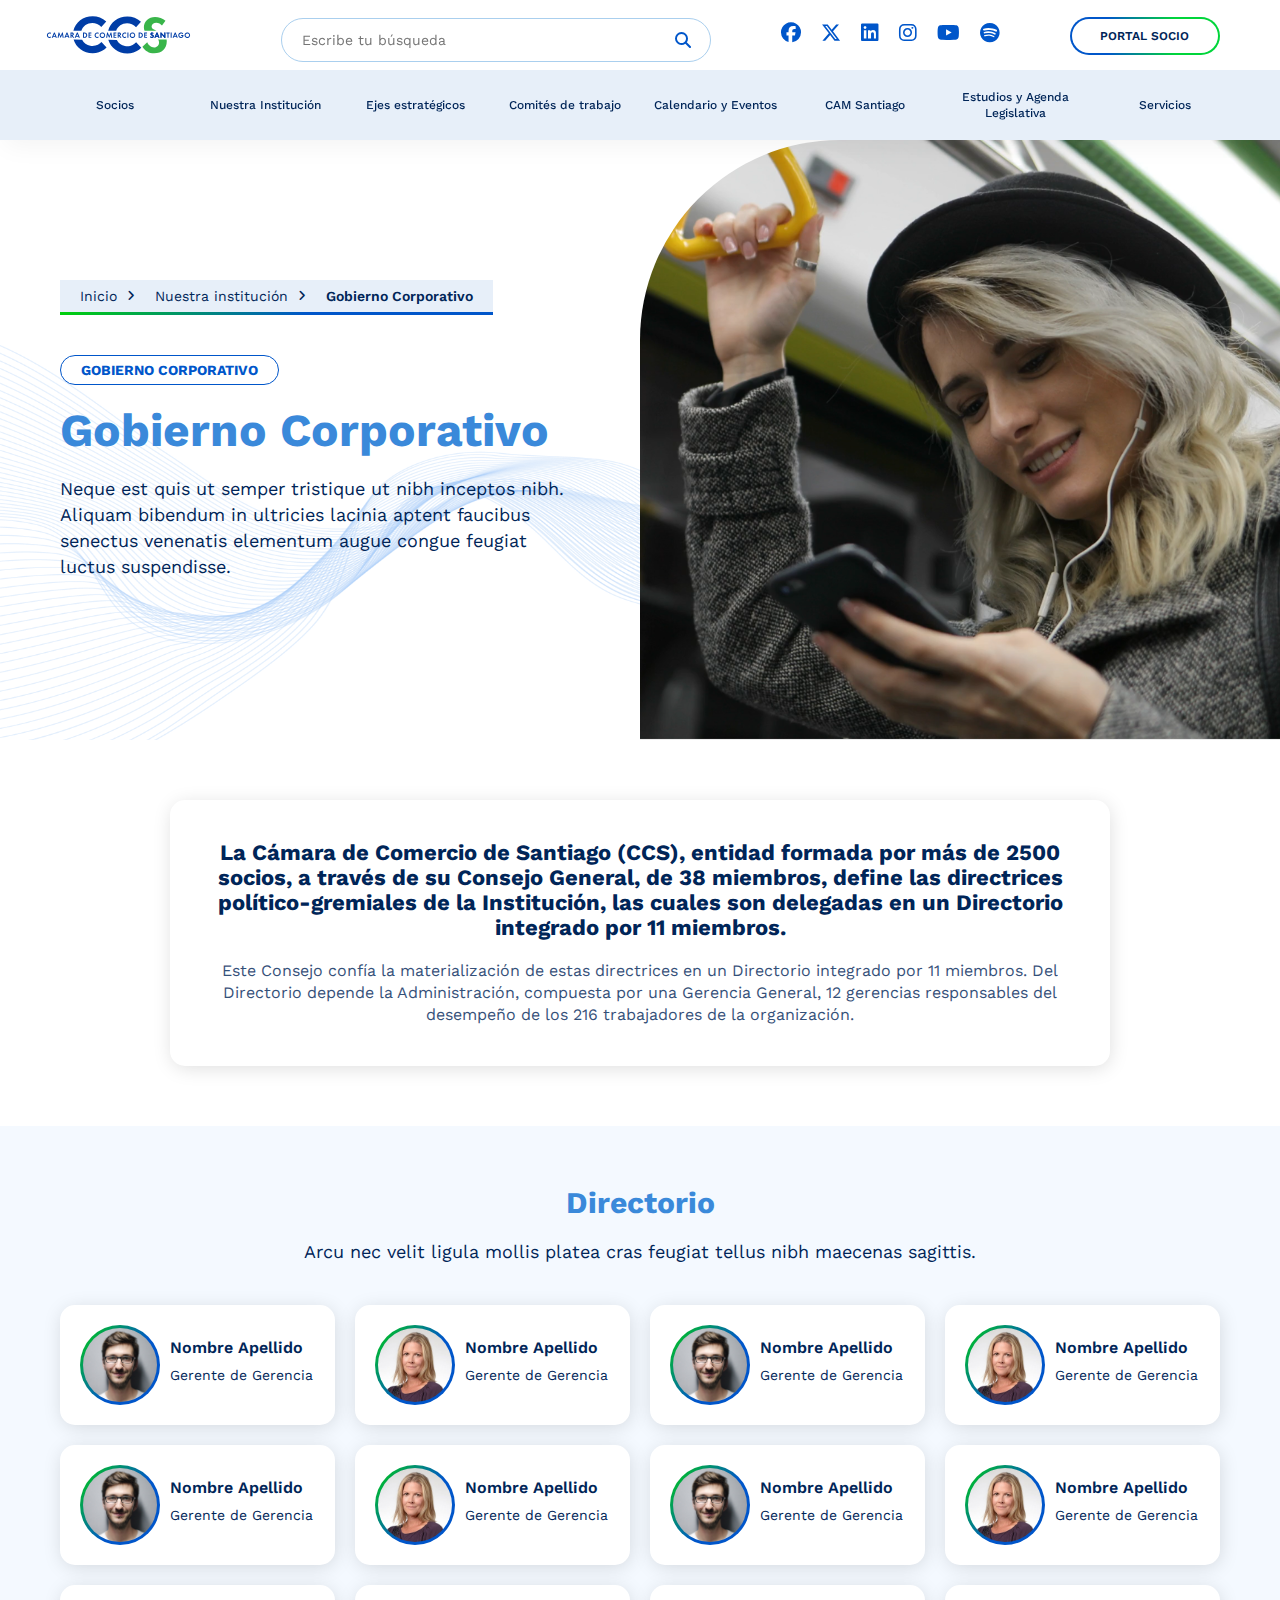
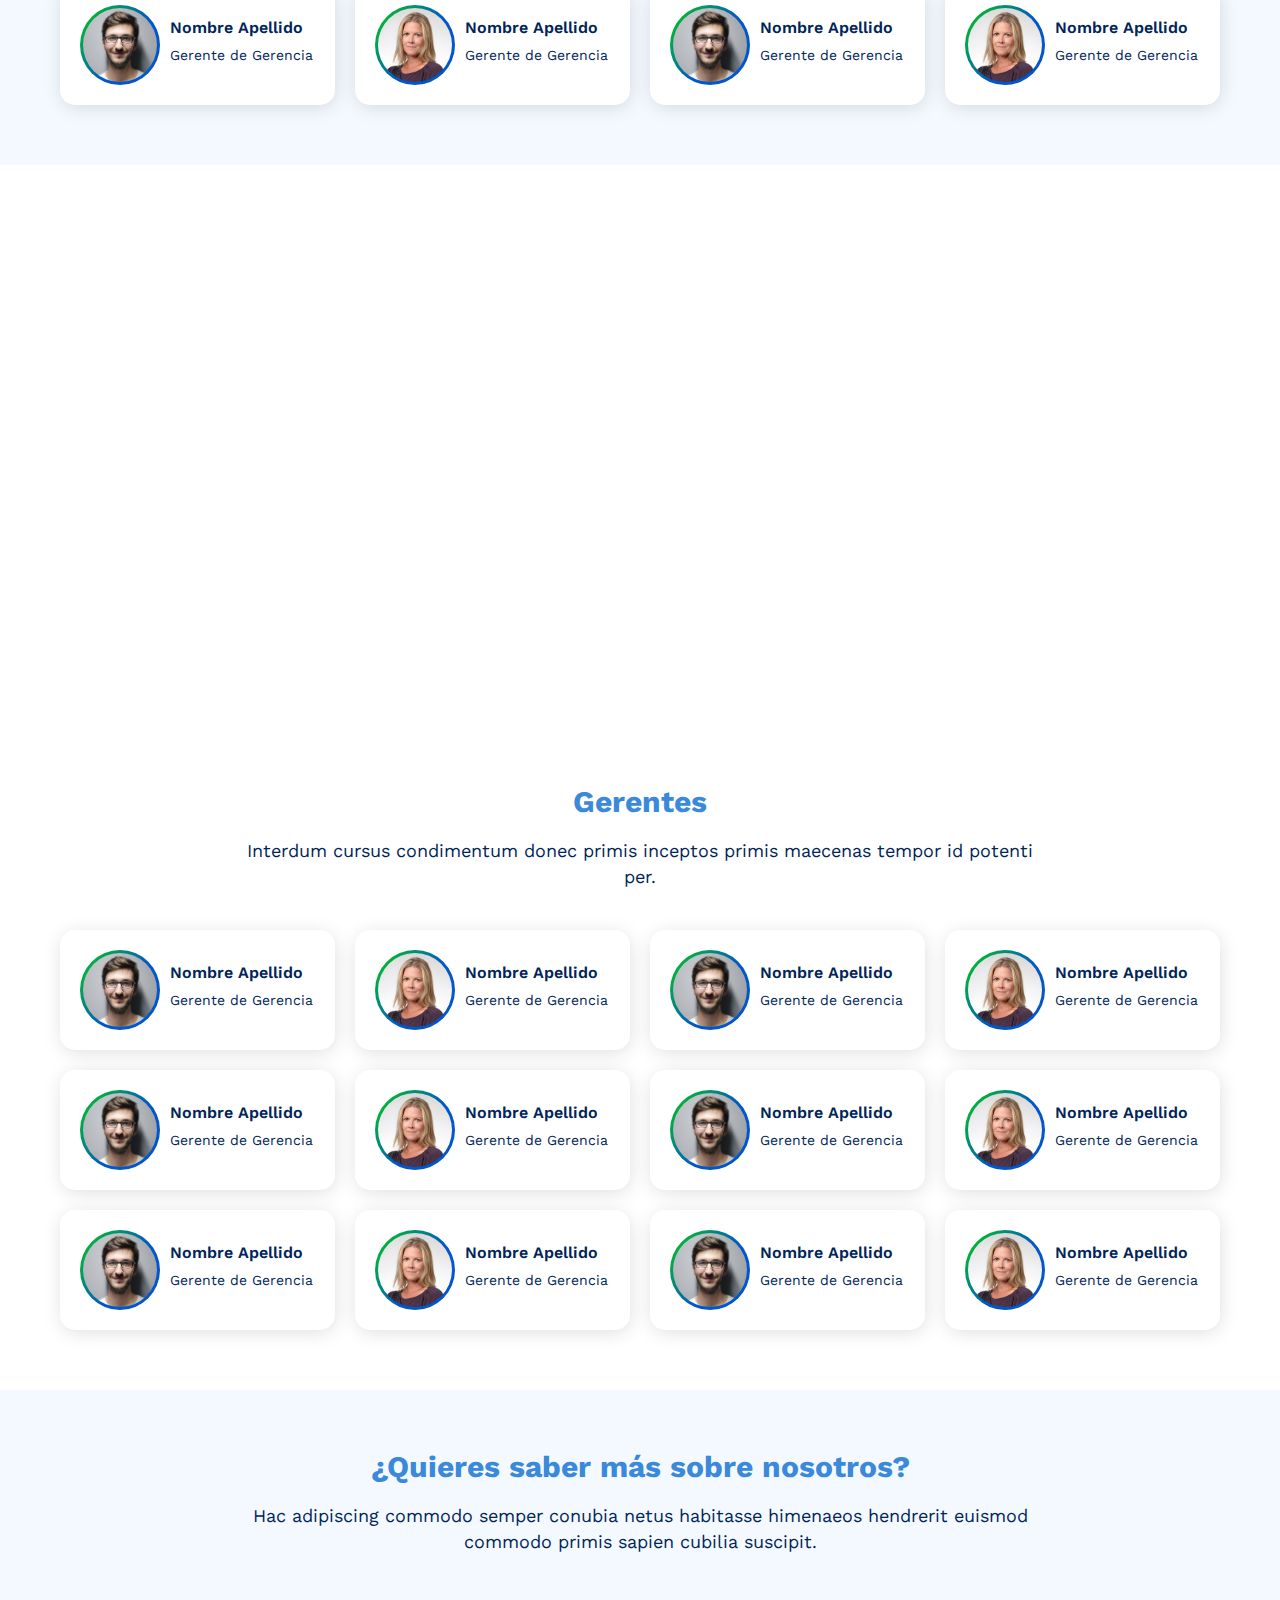
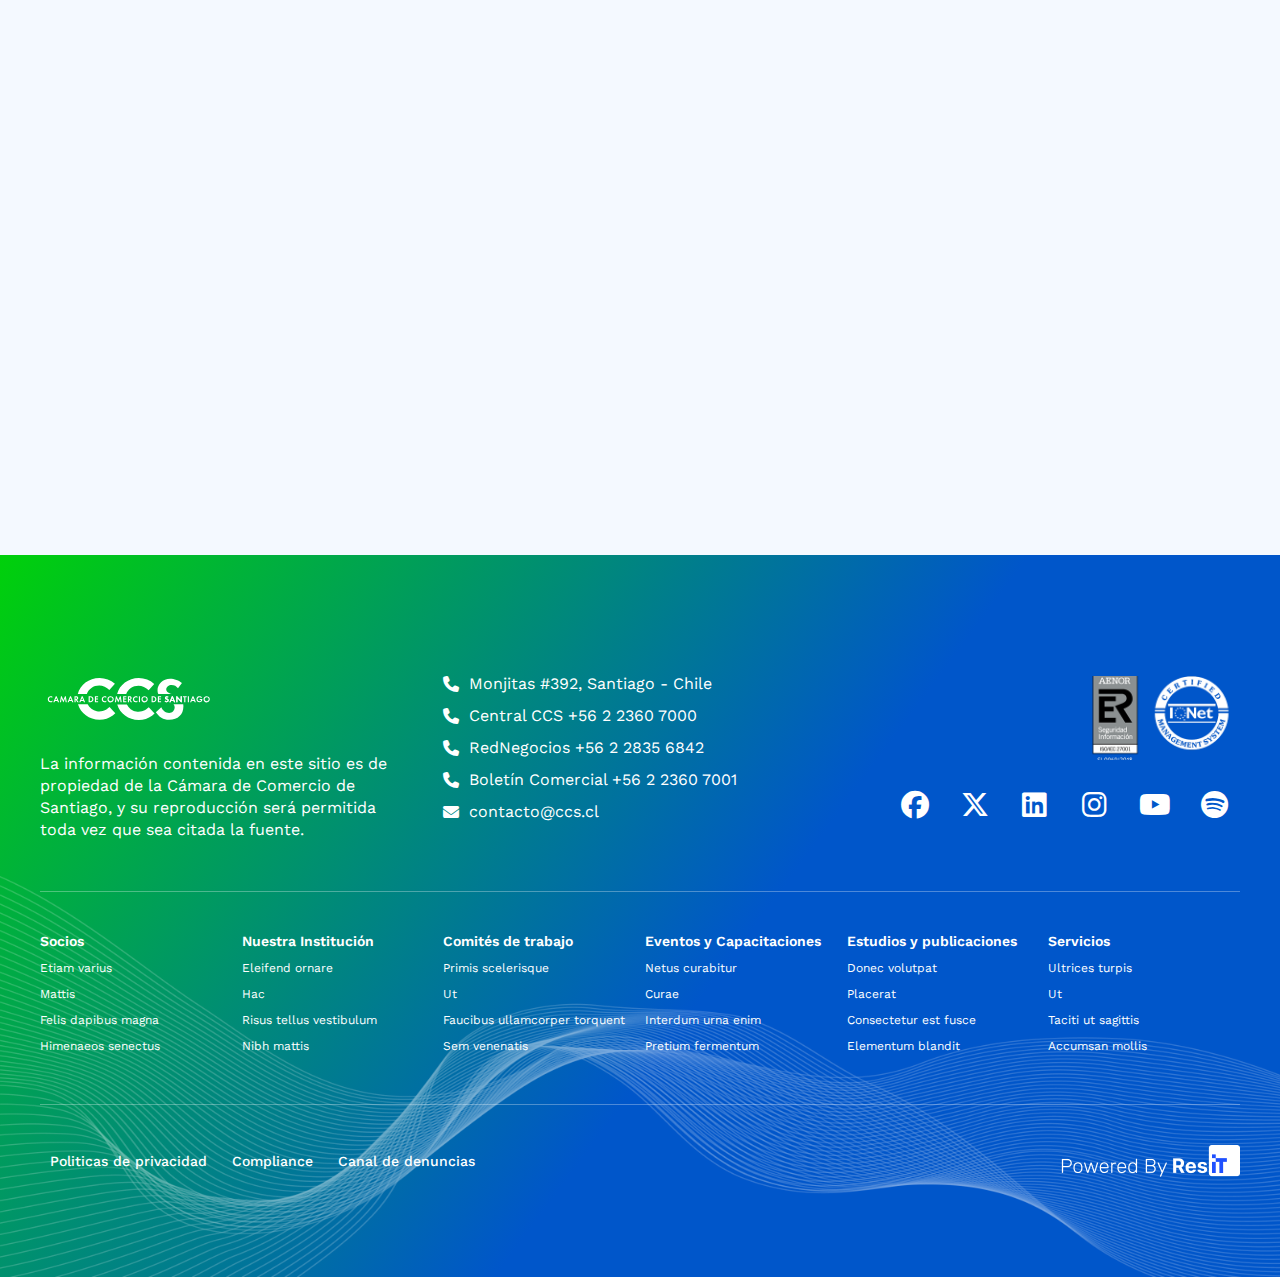
<file: gobierno-corporativo.html>
<!DOCTYPE html>
<html lang="es">
  <head>
    <title>Cámara de Comercio de Santiago - CCS</title>
    <meta charset="UTF-8">
    <link href="img/favicon.png" rel="shortcut icon">
    <meta name="viewport" content="width=device-width, initial-scale=1, maximum-scale=1">
    <link href="css/main.css?v=99932" rel="stylesheet" type="text/css">
    <script src="js/main.js?v=99932" type="text/javascript"></script>
    <link rel="stylesheet" href="https://cdnjs.cloudflare.com/ajax/libs/font-awesome/6.7.2/css/all.min.css">
    <!-- Meta tags facebook-->
    <meta property="og:title" content="#">
    <meta property="og:description" content="#">
    <meta property="og:image" content="#">
    <!-- Meta tags twitter cards-->
    <meta name="twitter:card" content="summary_large_image">
    <meta name="twitter:title" content="#">
    <meta name="twitter:description" content="#">
    <meta name="twitter:image" content="#"><link rel="preconnect" href="https://fonts.googleapis.com">
    <link rel="preconnect" href="https://fonts.gstatic.com" crossorigin>
    <link href="https://fonts.googleapis.com/css2?family=Work+Sans:ital,wght@0,100..900;1,100..900&display=swap" rel="stylesheet">
    <link rel="stylesheet" href="https://cdnjs.cloudflare.com/ajax/libs/font-awesome/6.7.2/css/all.min.css">
  </head>
  <body>
    <header>
      <div class="header__primary">
        <div class="header__wrap">
          <div class="header__flex">
            <div class="header__logo"><a href="index.html"><img src="img/icons/logo-ccs.svg"></a></div>
            <div class="header__search">
              <form>
                <div class="form__element">
                  <div class="form__input">
                    <input type="text" name="#" placeholder="Escribe tu búsqueda">
                  </div>
                  <div class="form__button">
                    <button><i class="fas fa-search"></i></button>
                  </div>
                </div>
              </form>
            </div>
            <div class="header__socials">
              <div class="header__social"><a href="#"><span class="fa-brands fa-facebook"></span></a></div>
              <div class="header__social"><a href="#"><span class="fa-brands fa-x-twitter"></span></a></div>
              <div class="header__social"><a href="#"><span class="fa-brands fa-linkedin"></span></a></div>
              <div class="header__social"><a href="#"><span class="fa-brands fa-instagram"></span></a></div>
              <div class="header__social"><a href="#"><span class="fa-brands fa-youtube"></span></a></div>
              <div class="header__social"><a href="#"><span class="fa-brands fa-spotify"> </span></a></div>
            </div>
            <div class="header__items">
              <div class="header__button"><a href="#" class="btn btn--grad btn--sm">Portal Socio</a></div>
              <div class="header__ham"><span></span><span></span><span></span></div>
            </div>
          </div>
        </div>
      </div>
      <div class="header__secondary">
        <div class="header__wrap">
          <div class="header__nav">
            <div class="header__nav__bg"></div>
            <div class="header__nav__nav">
              <div class="header__nav__close">
                <div></div>
                <div></div>
              </div>
              <div class="header__nav__back">
                <div></div>
                <div></div>
                <div></div>
              </div>
              <div class="header__menu">
                <nav>
                  <ul>
                    <li class="header__nav__li header__nav__li--socios"><a href="#">Socios</a></li>
                    <li class="header__nav__li header__nav__li--institucion"><a href="#">Nuestra Institución</a></li>
                    <li><a href="#">Ejes estratégicos</a></li>
                    <li><a href="#">Comités de trabajo</a></li>
                    <li><a href="#">Calendario y Eventos</a></li>
                    <li><a href="#">CAM Santiago</a></li>
                    <li><a href="#">Estudios y Agenda Legislativa</a></li>
                    <li><a href="#">Servicios</a></li>
                  </ul>
                </nav>
              </div>
            </div>
            <div class="header__nav__mobile">
              <div class="header__nav__opacity"> </div>
              <div class="header__nav__nav"> 
                <div class="header__nav__nav__header"> 
                  <div class="header__nav__isotipo"> <img src="img/icons/logo-ccs.svg"></div>
                  <div class="header__nav__close">
                    <div></div>
                    <div></div>
                  </div>
                  <div class="header__nav__back">
                    <div></div>
                    <div></div>
                    <div></div>
                  </div>
                </div>
                <div class="header__nav__nav__body">
                  <div class="header__nav__nav__menu"> 
                    <ul>
                      <li><a href="#">Socios</a></li>
                      <li><a href="#">Nuestra Institución</a></li>
                      <li><a href="#">Ejes estratégicos</a></li>
                      <li><a href="#">Comités de trabajo</a></li>
                      <li><a href="#">Calendario y Eventos</a></li>
                      <li><a href="#">CAM Santiago</a></li>
                      <li><a href="#">Estudios y Agenda Legislativa</a></li>
                      <li><a href="#">Servicios</a></li>
                    </ul>
                  </div>
                </div>
                <div class="header__nav__nav__footer">
                  <div class="header__socials">
                    <div class="header__social"><a href="#"><span class="fa-brands fa-facebook"></span></a></div>
                    <div class="header__social"><a href="#"><span class="fa-brands fa-x-twitter"></span></a></div>
                    <div class="header__social"><a href="#"><span class="fa-brands fa-linkedin"></span></a></div>
                    <div class="header__social"><a href="#"><span class="fa-brands fa-instagram"></span></a></div>
                    <div class="header__social"><a href="#"><span class="fa-brands fa-youtube"></span></a></div>
                    <div class="header__social"><a href="#"><span class="fa-brands fa-spotify"> </span></a></div>
                  </div>
                  <div class="header__nav__buttons"><a href="contact.html" class="btn">Contacto</a></div>
                </div>
              </div>
            </div>
          </div>
        </div>
      </div>
      <div class="header__supernav">
        <div class="supernav">
          <div class="supernav__bg"></div>
          <div class="supernav__els">
            <div class="supernav__el supernav__el--socios">
              <div class="supernav__aside">
                <ul>
                  <li>Hazte Socio</li>
                  <li>Beneficios</li>
                  <li>Descuentos</li>
                  <li>StartCCS</li>
                  <li>Noticias Socios</li>
                  <li>Acceso portal Socios</li>
                </ul>
              </div>
              <div class="supernav__bodies">
                <div class="supernav__body">
                  <div class="cols">
                    <div class="col-md-6">
                      <div class="supernav__content">
                        <h3>Hazte Socio</h3>
                        <p>Phasellus placerat volutpat netus habitant lectus elit feugiat fringilla auctor. Curabitur arcu bibendum aliquam nam aenean in neque eros tortor aliquam aliquet augue aliquam fusce.
                        </p>
                      </div>
                    </div>
                    <div class="col-md-6">
                      <div class="supernav__content">
                        <p>Accumsan est duis class netus tincidunt curae conubia consectetur nostra. Est cras interdum ad semper pulvinar aptent nisi proin rhoncus dui rutrum placerat torquent imperdiet quisque ac hendrerit eget cras.
                        </p>
                        <ul>
                          <li>Blandit mauris
                          </li>
                          <li>Vel donec
                          </li>
                          <li>Morbi integer
                          </li>
                        </ul>
                      </div>
                    </div>
                  </div>
                </div>
                <div class="supernav__body">
                  <div class="cols">
                    <div class="col-md-6">
                      <h3>Beneficios</h3>
                      <p>Feugiat mauris felis a erat velit egestas donec congue inceptos. Quisque non luctus velit litora elit blandit nec inceptos rhoncus ligula sollicitudin aliquam auctor urna.
                      </p>
                    </div>
                    <div class="col-md-6">
                      <div class="supernav__content">
                        <p>Cubilia nec blandit risus morbi eget ullamcorper lectus vel sem. Et curabitur a consequat diam mattis porta phasellus senectus suscipit vulputate ornare dapibus inceptos turpis integer morbi vehicula ante ut.
                        </p>
                        <ul>
                          <li>Inceptos taciti
                          </li>
                          <li>Hendrerit mattis
                          </li>
                          <li>Ligula condimentum
                          </li>
                        </ul>
                      </div>
                    </div>
                  </div>
                </div>
                <div class="supernav__body">
                  <div class="cols">
                    <div class="col-md-6">
                      <h3>Descuentos</h3>
                      <p>Sodales varius malesuada dapibus neque erat mollis luctus proin elit. Taciti ad ornare hendrerit litora eget cursus pretium mollis tellus curae convallis nullam ullamcorper quisque.
                      </p>
                    </div>
                    <div class="col-md-6">
                      <div class="supernav__content">
                        <p>Ut mattis sapien at nam morbi ad dui primis magna. Pharetra suscipit ullamcorper dictumst semper senectus orci leo imperdiet elementum per aenean a convallis potenti at lacus erat dapibus vulputate.
                        </p>
                        <ul>
                          <li>Ut habitasse
                          </li>
                          <li>Euismod velit
                          </li>
                          <li>Massa sapien
                          </li>
                        </ul>
                      </div>
                    </div>
                  </div>
                </div>
                <div class="supernav__body">
                  <div class="cols">
                    <div class="col-md-6">
                      <h3>StartCCS</h3>
                      <p>Vitae nibh scelerisque erat volutpat netus fusce ligula id ad. Per velit blandit platea libero pellentesque mi bibendum ac orci aliquam scelerisque vel ullamcorper tellus.
                      </p>
                    </div>
                    <div class="col-md-6">
                      <div class="supernav__content">
                        <p>Maecenas lobortis vestibulum tincidunt tempor pellentesque proin per eget justo. Nam tempor pellentesque etiam feugiat aliquet leo quam nisi odio fusce mi eros adipiscing senectus nunc gravida enim aliquet mauris.
                        </p>
                        <ul>
                          <li>Fringilla class
                          </li>
                          <li>Eu laoreet
                          </li>
                          <li>Praesent colus
                          </li>
                        </ul>
                      </div>
                    </div>
                  </div>
                </div>
                <div class="supernav__body">
                  <div class="cols">
                    <div class="col-md-6">
                      <div class="supernav__content">
                        <h3>Noticias Socios</h3>
                        <p>Litora odio sagittis dictumst velit quisque aliquam in venenatis dictumst. Orci dapibus condimentum tempus dictumst porttitor non eu odio rhoncus lobortis aenean nunc imperdiet sem.
                        </p>
                      </div>
                    </div>
                    <div class="col-md-6">
                      <div class="supernav__content">
                        <p>Neque class pretium erat inceptos enim gravida sagittis laoreet lacus. Posuere nec est urna fringilla nunc eu viverra varius ut aenean pretium eleifend volutpat sociosqu fames primis egestas curabitur praesent.
                        </p>
                        <ul>
                          <li>Primis porta
                          </li>
                          <li>Convallis ut
                          </li>
                          <li>Fringilla condimentum
                          </li>
                        </ul>
                      </div>
                    </div>
                  </div>
                </div>
                <div class="supernav__body">
                  <div class="cols">
                    <div class="col-md-6">
                      <div class="supernav__content">
                        <h3>Acceso portal Socios</h3>
                        <p>Rutrum leo quis etiam pulvinar ut pulvinar suspendisse colus etiam. Lacinia ut aenean sollicitudin hac risus felis imperdiet euismod nibh diam vestibulum venenatis curabitur cubilia.
                        </p>
                      </div>
                    </div>
                    <div class="col-md-6">
                      <div class="supernav__content">
                        <p>Erat himenaeos neque et commodo quisque bibendum urna velit curabitur. Feugiat bibendum sed netus curae suscipit mattis tempor magna habitasse fringilla volutpat etiam sagittis litora vel ligula duis fusce et.
                        </p>
                        <ul>
                          <li>Senectus justo
                          </li>
                          <li>Volutpat curabitur
                          </li>
                          <li>Tortor est
                          </li>
                        </ul>
                      </div>
                    </div>
                  </div>
                </div>
              </div>
              <div class="supernav__footer">
                <div class="supernav__banner">
                  <div class="supernav__content">
                    <h4>¿AÚN NO ERES SOCIO?</h4>
                    <p>Únete a la CCS y aprovecha todos los beneficios disponibles para ti y tu empresa.</p><a class="btn btn--grad">Hazte socio</a>
                  </div>
                  <div class="supernav__image"><img src="img/uploads/image-banner-socio.png"></div>
                </div>
              </div>
            </div>
            <div class="supernav__el supernav__el--institucion">
              <div class="supernav__aside">
                <ul>
                  <li class="current">Datacenter</li>
                  <li>Cloud</li>
                  <li>Workplace Services</li>
                  <li>Soluciones de Infraestructura</li>
                  <li>Outsourcing TI</li>
                  <li>Soluciones de Negocio</li>
                  <li>Servicios TI</li>
                </ul>
              </div>
              <div class="supernav__bodies">
                <div class="supernav__body">
                  <div class="cols">
                    <div class="col-md-6">
                      <h3>Datacenter</h3>
                      <ul>
                        <li><a href="service-lvl-3.html">Facilities</a></li>
                        <li><a href="service-lvl-3.html">Managed Services</a></li>
                        <li><a href="service-lvl-3.html">SOC <span style="color:red;">???</span></a></li>
                      </ul>
                    </div>
                    <div class="col-md-6">
                      <div class="content">
                        <p>Placerat duis at augue pellentesque aliquet nulla diam nisl libero massa inceptos neque proin ante diam lectus fermentum tortor pulvinar.
                        </p>
                        <ul>
                          <li>Mi dapibus
                          </li>
                          <li>Nullam tincidunt
                          </li>
                          <li>Faucibus himenaeos
                          </li>
                        </ul>
                      </div>
                    </div>
                  </div>
                </div>
                <div class="supernav__body">
                  <div class="cols">
                    <div class="col-md-6">
                      <h3>Cloud</h3>
                      <ul>
                        <li><a href="service-lvl-3.html">Cloud Empresarial SONDA</a></li>
                        <li><a href="service-lvl-3.html">Cloud para SAP HANA</a></li>
                        <li><a href="service-lvl-3-azure.html">Managed Azure</a></li>
                        <li><a href="service-lvl-3.html">Multicloud</a></li>
                        <li><a href="service-lvl-3.html">Managed AWS</a></li>
                      </ul>
                    </div>
                    <div class="col-md-6">
                      <div class="content">
                        <p>Ultricies sem senectus suscipit fermentum sollicitudin pharetra augue arcu tempor lectus arcu purus nullam egestas auctor leo sem rhoncus viverra.
                        </p>
                        <ul>
                          <li>Sollicitudin pulvinar
                          </li>
                          <li>Inceptos quis
                          </li>
                          <li>Interdum sagittis
                          </li>
                        </ul>
                      </div>
                    </div>
                  </div>
                </div>
                <div class="supernav__body">
                  <div class="cols">
                    <div class="col-md-6">
                      <h3>Workplace Services</h3>
                      <ul>
                        <li><a href="service-lvl-3.html">Managed Device Services</a></li>
                        <li><a href="service-lvl-3.html">Soporte Workplace</a></li>
                        <li><a href="service-lvl-3.html">Workplace Solutions</a></li>
                      </ul>
                    </div>
                    <div class="col-md-6">
                      <div class="content">
                        <p>Scelerisque mauris semper ut ut mattis ac urna consequat et urna egestas venenatis nec colus ullamcorper aenean mattis nostra accumsan.
                        </p>
                        <ul>
                          <li>Sed quis
                          </li>
                          <li>Massa ac
                          </li>
                          <li>Cras aenean
                          </li>
                        </ul>
                      </div>
                    </div>
                  </div>
                </div>
                <div class="supernav__body">
                  <div class="cols">
                    <div class="col-md-6">
                      <h3>Soluciones de Infraestructura</h3>
                      <ul>
                        <li><a href="service-lvl-3.html">Soluciones de Valor</a></li>
                        <li><a href="service-lvl-3.html">Servicios Profesionales</a></li>
                        <li><a href="service-lvl-3.html">Proyectos de Integración</a></li>
                        <li><a href="service-lvl-3.html">Software</a></li>
                        <li><a href="service-lvl-3.html">Equipamiento</a></li>
                        <li><a href="service-lvl-3.html">Servicios de Infraestructura</a></li>
                      </ul>
                    </div>
                    <div class="col-md-6">
                      <div class="content">
                        <p>Primis euismod condimentum non metus mi rhoncus dictum sagittis sodales nam adipiscing sed facilisis sagittis habitasse ut habitant egestas phasellus.
                        </p>
                        <ul>
                          <li>Massa sociosqu
                          </li>
                          <li>Lobortis aliquam
                          </li>
                          <li>Bibendum sem
                          </li>
                        </ul>
                      </div>
                    </div>
                  </div>
                </div>
                <div class="supernav__body">
                  <div class="cols">
                    <div class="col-md-6">
                      <h3>Outsourcing TI</h3>
                      <ul>
                        <li><a href="service-lvl-3.html">Outsourcing Transformacional</a></li>
                        <li><a href="service-lvl-3.html">Managed Device Services</a></li>
                        <li><a href="service-lvl-3.html">Datacenter</a></li>
                        <li><a href="service-lvl-3.html">Soporte Workplace</a></li>
                      </ul>
                    </div>
                    <div class="col-md-6">
                      <div class="content">
                        <p>Ut sollicitudin turpis convallis per fermentum urna class dictumst litora metus et auctor sagittis phasellus eu viverra vitae tortor turpis.
                        </p>
                        <ul>
                          <li>Suscipit nibh
                          </li>
                          <li>Aptent facilisis
                          </li>
                          <li>Id curae
                          </li>
                        </ul>
                      </div>
                    </div>
                  </div>
                </div>
                <div class="supernav__body">
                  <div class="cols">
                    <div class="col-md-6">
                      <h3>Soluciones de Negocio</h3>
                      <ul>
                        <li><a href="service-lvl-3.html">Salud</a></li>
                        <li><a href="service-lvl-3.html">Solución Comercio Exterior</a></li>
                        <li><a href="service-lvl-3.html">Solución Gestión Tributaria y Contable</a></li>
                        <li><a href="service-lvl-3.html">Transporte y Logística</a></li>
                        <li><a href="service-lvl-3.html">Manufactura</a></li>
                        <li><a href="service-lvl-3.html">Gobierno y Sector Público</a></li>
                        <li><a href="service-lvl-3.html">Utilities</a></li>
                        <li><a href="service-lvl-3.html">Solución de Control Financiero y Logístico</a></li>
                        <li><a href="service-lvl-3.html">Banca y Finanzas</a></li>
                        <li><a href="service-lvl-3.html">Cross Market Solutions</a></li>
                      </ul>
                    </div>
                    <div class="col-md-6">
                      <div class="content">
                        <p>Class adipiscing lobortis eu ullamcorper arcu nunc erat nostra consequat sodales quis pretium venenatis congue risus ultrices habitasse iaculis condimentum.
                        </p>
                        <ul>
                          <li>Tincidunt convallis
                          </li>
                          <li>Urna consequat
                          </li>
                          <li>Placerat condimentum
                          </li>
                        </ul>
                      </div>
                    </div>
                  </div>
                </div>
                <div class="supernav__body">
                  <div class="cols">
                    <div class="col-md-6">
                      <h3>Servicios TI</h3>
                      <ul>
                        <li><a href="service-lvl-3.html">Servicios para Aplicaciones</a></li>
                        <li><a href="service-lvl-3.html">Servicios de Infraestructura</a></li>
                        <li><a href="service-lvl-3.html">Application Management Services - AMS</a></li>
                        <li><a href="service-lvl-3.html">Servicios Profesionales</a></li>
                        <li><a href="service-lvl-3.html">Managed Services</a></li>
                      </ul>
                    </div>
                    <div class="col-md-6">
                      <div class="content">
                        <p>Vel ultrices nostra ad sollicitudin per molestie feugiat cursus curabitur justo vehicula metus tempor sem sagittis purus sem ut imperdiet.
                        </p>
                        <ul>
                          <li>Non id
                          </li>
                          <li>Sollicitudin maecenas
                          </li>
                          <li>Adipiscing sociosqu
                          </li>
                        </ul>
                      </div>
                    </div>
                  </div>
                </div>
              </div>
              <div class="supernav__footer"></div>
            </div>
          </div>
        </div>
      </div>
    </header>
    <div id="sections">
      <section class="section--header">
        <div class="section__lines"> <img src="img/uploads/eff-lines-1.png"></div>
        <div class="section__wrap section__wrap--header">
          <div class="section__header">
            <div class="section__breadcrumb">
              <nav>
                <ol class="breadcrumb">
                  <li class="breadcrumb-item"><a href="#">Inicio<span class="fas fa-angle-right"></span></a></li>
                  <li class="breadcrumb-item"><a href="#">Nuestra institución<span class="fas fa-angle-right"></span></a></li>
                  <li class="breadcrumb-item current"><a href="#">Gobierno Corporativo</a></li>
                </ol>
              </nav>
            </div>
          </div>
          <div class="section__body">
            <div class="section__content"><span class="section__subtitle">Gobierno Corporativo</span>
              <h1 class="section__title">Gobierno Corporativo</h1>
              <p>Neque est quis ut semper tristique ut nibh inceptos nibh. Aliquam bibendum in ultricies lacinia aptent faucibus senectus venenatis elementum augue congue feugiat luctus suspendisse.
              </p>
            </div>
          </div>
        </div>
        <div class="section__bg">
          <div class="bg"><img src="img/uploads/banner-header-2.png"></div>
        </div>
      </section>
      <section class="section--content">
        <div class="section__wrap section--md">
          <div class="section__body">
            <div class="section__content wp">
              <h4>La Cámara de Comercio de Santiago (CCS), entidad formada por más de 2500 socios, a través de su Consejo General, de 38 miembros, define las directrices político-gremiales de la Institución, las cuales son delegadas en un Directorio integrado por 11 miembros.</h4>
              <p>Este Consejo confía la materialización de estas directrices en un Directorio integrado por 11 miembros. Del Directorio depende la Administración, compuesta por una Gerencia General, 12 gerencias responsables del desempeño de los 216 trabajadores de la organización.</p>
            </div>
          </div>
        </div>
      </section>
      <section class="section--teams section--light">
        <div class="section__wrap">
          <div class="section__header">
            <h3 class="section__title">Directorio</h3>
            <p>Arcu nec velit ligula mollis platea cras feugiat tellus nibh maecenas sagittis.
            </p>
          </div>
          <div class="section__body">
            <div class="cols cols-gutter-2">
              <div class="col-md-3">
                <article class="article--team">
                  <div class="article__avatar"><img src="img/avatars/1.jpg"></div>
                  <div class="article__body">
                    <p class="article__name">Nombre Apellido</p>
                    <p class="article__role">Gerente de Gerencia</p>
                  </div>
                </article>
              </div>
              <div class="col-md-3">
                <article class="article--team">
                  <div class="article__avatar"><img src="img/avatars/2.jpg"></div>
                  <div class="article__body">
                    <p class="article__name">Nombre Apellido</p>
                    <p class="article__role">Gerente de Gerencia</p>
                  </div>
                </article>
              </div>
              <div class="col-md-3">
                <article class="article--team">
                  <div class="article__avatar"><img src="img/avatars/1.jpg"></div>
                  <div class="article__body">
                    <p class="article__name">Nombre Apellido</p>
                    <p class="article__role">Gerente de Gerencia</p>
                  </div>
                </article>
              </div>
              <div class="col-md-3">
                <article class="article--team">
                  <div class="article__avatar"><img src="img/avatars/2.jpg"></div>
                  <div class="article__body">
                    <p class="article__name">Nombre Apellido</p>
                    <p class="article__role">Gerente de Gerencia</p>
                  </div>
                </article>
              </div>
              <div class="col-md-3">
                <article class="article--team">
                  <div class="article__avatar"><img src="img/avatars/1.jpg"></div>
                  <div class="article__body">
                    <p class="article__name">Nombre Apellido</p>
                    <p class="article__role">Gerente de Gerencia</p>
                  </div>
                </article>
              </div>
              <div class="col-md-3">
                <article class="article--team">
                  <div class="article__avatar"><img src="img/avatars/2.jpg"></div>
                  <div class="article__body">
                    <p class="article__name">Nombre Apellido</p>
                    <p class="article__role">Gerente de Gerencia</p>
                  </div>
                </article>
              </div>
              <div class="col-md-3">
                <article class="article--team">
                  <div class="article__avatar"><img src="img/avatars/1.jpg"></div>
                  <div class="article__body">
                    <p class="article__name">Nombre Apellido</p>
                    <p class="article__role">Gerente de Gerencia</p>
                  </div>
                </article>
              </div>
              <div class="col-md-3">
                <article class="article--team">
                  <div class="article__avatar"><img src="img/avatars/2.jpg"></div>
                  <div class="article__body">
                    <p class="article__name">Nombre Apellido</p>
                    <p class="article__role">Gerente de Gerencia</p>
                  </div>
                </article>
              </div>
              <div class="col-md-3">
                <article class="article--team">
                  <div class="article__avatar"><img src="img/avatars/1.jpg"></div>
                  <div class="article__body">
                    <p class="article__name">Nombre Apellido</p>
                    <p class="article__role">Gerente de Gerencia</p>
                  </div>
                </article>
              </div>
              <div class="col-md-3">
                <article class="article--team">
                  <div class="article__avatar"><img src="img/avatars/2.jpg"></div>
                  <div class="article__body">
                    <p class="article__name">Nombre Apellido</p>
                    <p class="article__role">Gerente de Gerencia</p>
                  </div>
                </article>
              </div>
              <div class="col-md-3">
                <article class="article--team">
                  <div class="article__avatar"><img src="img/avatars/1.jpg"></div>
                  <div class="article__body">
                    <p class="article__name">Nombre Apellido</p>
                    <p class="article__role">Gerente de Gerencia</p>
                  </div>
                </article>
              </div>
              <div class="col-md-3">
                <article class="article--team">
                  <div class="article__avatar"><img src="img/avatars/2.jpg"></div>
                  <div class="article__body">
                    <p class="article__name">Nombre Apellido</p>
                    <p class="article__role">Gerente de Gerencia</p>
                  </div>
                </article>
              </div>
            </div>
          </div>
        </div>
      </section>
      <section class="section--testimony">
        <div class="section__wrap">
          <div class="section__body dscroll">
            <div class="section__testimony">
              <div class="section__eff"><img src="img/icons/icon-testimony.png"></div>
              <div class="section__body">
                <div class="section__bg">
                  <div class="bg"><img src="img/uploads/image-testimony-1.png"></div>
                </div>
                <div class="section__content">
                  <h3 class="h2 section__title">María Teresa Vial Álamos</h3>
                  <p class="section__position">Presidenta CCS</p>
                  <blockquote>"Nuestro principal objetivo es trabajar día a día en el desarrollo empresarial de Chile y eso lo evidenciamos a través de las diversas actividades, beneficios y servicios que ofrecemos a las empresas socias"</blockquote>
                </div>
              </div>
            </div>
          </div>
        </div>
      </section>
      <section class="section--teams">
        <div class="section__wrap">
          <div class="section__header">
            <h3 class="section__title">Gerentes</h3>
            <p>Interdum cursus condimentum donec primis inceptos primis maecenas tempor id potenti per.
            </p>
          </div>
          <div class="section__body">
            <div class="cols cols-gutter-2">
              <div class="col-md-3">
                <article class="article--team">
                  <div class="article__avatar"><img src="img/avatars/1.jpg"></div>
                  <div class="article__body">
                    <p class="article__name">Nombre Apellido</p>
                    <p class="article__role">Gerente de Gerencia</p>
                  </div>
                </article>
              </div>
              <div class="col-md-3">
                <article class="article--team">
                  <div class="article__avatar"><img src="img/avatars/2.jpg"></div>
                  <div class="article__body">
                    <p class="article__name">Nombre Apellido</p>
                    <p class="article__role">Gerente de Gerencia</p>
                  </div>
                </article>
              </div>
              <div class="col-md-3">
                <article class="article--team">
                  <div class="article__avatar"><img src="img/avatars/1.jpg"></div>
                  <div class="article__body">
                    <p class="article__name">Nombre Apellido</p>
                    <p class="article__role">Gerente de Gerencia</p>
                  </div>
                </article>
              </div>
              <div class="col-md-3">
                <article class="article--team">
                  <div class="article__avatar"><img src="img/avatars/2.jpg"></div>
                  <div class="article__body">
                    <p class="article__name">Nombre Apellido</p>
                    <p class="article__role">Gerente de Gerencia</p>
                  </div>
                </article>
              </div>
              <div class="col-md-3">
                <article class="article--team">
                  <div class="article__avatar"><img src="img/avatars/1.jpg"></div>
                  <div class="article__body">
                    <p class="article__name">Nombre Apellido</p>
                    <p class="article__role">Gerente de Gerencia</p>
                  </div>
                </article>
              </div>
              <div class="col-md-3">
                <article class="article--team">
                  <div class="article__avatar"><img src="img/avatars/2.jpg"></div>
                  <div class="article__body">
                    <p class="article__name">Nombre Apellido</p>
                    <p class="article__role">Gerente de Gerencia</p>
                  </div>
                </article>
              </div>
              <div class="col-md-3">
                <article class="article--team">
                  <div class="article__avatar"><img src="img/avatars/1.jpg"></div>
                  <div class="article__body">
                    <p class="article__name">Nombre Apellido</p>
                    <p class="article__role">Gerente de Gerencia</p>
                  </div>
                </article>
              </div>
              <div class="col-md-3">
                <article class="article--team">
                  <div class="article__avatar"><img src="img/avatars/2.jpg"></div>
                  <div class="article__body">
                    <p class="article__name">Nombre Apellido</p>
                    <p class="article__role">Gerente de Gerencia</p>
                  </div>
                </article>
              </div>
              <div class="col-md-3">
                <article class="article--team">
                  <div class="article__avatar"><img src="img/avatars/1.jpg"></div>
                  <div class="article__body">
                    <p class="article__name">Nombre Apellido</p>
                    <p class="article__role">Gerente de Gerencia</p>
                  </div>
                </article>
              </div>
              <div class="col-md-3">
                <article class="article--team">
                  <div class="article__avatar"><img src="img/avatars/2.jpg"></div>
                  <div class="article__body">
                    <p class="article__name">Nombre Apellido</p>
                    <p class="article__role">Gerente de Gerencia</p>
                  </div>
                </article>
              </div>
              <div class="col-md-3">
                <article class="article--team">
                  <div class="article__avatar"><img src="img/avatars/1.jpg"></div>
                  <div class="article__body">
                    <p class="article__name">Nombre Apellido</p>
                    <p class="article__role">Gerente de Gerencia</p>
                  </div>
                </article>
              </div>
              <div class="col-md-3">
                <article class="article--team">
                  <div class="article__avatar"><img src="img/avatars/2.jpg"></div>
                  <div class="article__body">
                    <p class="article__name">Nombre Apellido</p>
                    <p class="article__role">Gerente de Gerencia</p>
                  </div>
                </article>
              </div>
            </div>
          </div>
        </div>
      </section>
      <section class="section--categories section--light">
        <div class="section__wrap">
          <div class="section__header">
            <h3 class="section__title">¿Quieres saber más sobre nosotros?</h3>
            <p>Hac adipiscing commodo semper conubia netus habitasse himenaeos hendrerit euismod commodo primis sapien cubilia suscipit.
            </p>
          </div>
          <div class="section__body">
            <div class="section__categories">
              <div class="cols cols-gutter-2">
                <div class="col-xs-6 dscroll">
                  <article class="article--category">
                    <div class="article__body">
                      <div class="article__content">
                        <h4 class="article__title">Organigrama</h4>
                        <p>Molestie platea feugiat ultricies potenti eleifend consequat tellus habitasse donec conubia arcu diam nunc lobortis.
                        </p>
                      </div>
                      <div class="article__button"><a href="#" class="btn btn--sm btn--grad">Ver más</a></div>
                    </div>
                    <div class="article__bg">
                      <div class="bg"><img src="img/uploads/image-category-9.jpg"></div>
                    </div>
                  </article>
                </div>
                <div class="col-xs-6 dscroll">
                  <article class="article--category">
                    <div class="article__body">
                      <div class="article__content">
                        <h4 class="article__title">Sostenibilidad Interna</h4>
                        <p>Praesent aenean senectus cubilia arcu ante felis cursus semper in non commodo quisque at inceptos.
                        </p>
                      </div>
                      <div class="article__button"><a href="#" class="btn btn--sm btn--grad">Ver más</a></div>
                    </div>
                    <div class="article__bg">
                      <div class="bg"><img src="img/uploads/image-category-10.jpg"></div>
                    </div>
                  </article>
                </div>
                <div class="col-xs-6 dscroll">
                  <article class="article--category">
                    <div class="article__body">
                      <div class="article__content">
                        <h4 class="article__title">Estatutos</h4>
                        <p>Habitasse mi nulla nullam condimentum pellentesque phasellus ligula elementum ullamcorper posuere netus mauris orci ullamcorper.
                        </p>
                      </div>
                      <div class="article__button"><a href="#" class="btn btn--sm btn--grad">Ver más</a></div>
                    </div>
                    <div class="article__bg">
                      <div class="bg"><img src="img/uploads/image-category-11.jpg"></div>
                    </div>
                  </article>
                </div>
                <div class="col-xs-6 dscroll">
                  <article class="article--category">
                    <div class="article__body">
                      <div class="article__content">
                        <h4 class="article__title">Organigrama</h4>
                        <p>Congue justo cras hendrerit vehicula tincidunt eu diam leo colus auctor litora venenatis nisi purus.
                        </p>
                      </div>
                      <div class="article__button"><a href="#" class="btn btn--sm btn--grad">Ver más</a></div>
                    </div>
                    <div class="article__bg">
                      <div class="bg"><img src="img/uploads/image-category-12.jpg"></div>
                    </div>
                  </article>
                </div>
              </div>
            </div>
          </div>
        </div>
      </section>
    </div>
    <footer>
      <div class="footer__lines"><img src="img/uploads/eff-lines-footer.png"></div>
      <div class="footer__wrap"> 
        <div class="footer__header">
          <div class="cols">
            <div class="footer__flex">
              <div class="col-md-4">
                <div class="footer__left">
                  <div class="footer__logo"><img src="img/icons/logo-ccs-white.svg"></div>
                  <p>La información contenida en este sitio es de propiedad de la Cámara de Comercio de Santiago, y su reproducción será permitida toda vez que sea citada la fuente.</p>
                </div>
              </div>
              <div class="col-md-4">
                <div class="footer__infos">
                  <p class="footer__info">Monjitas #392, Santiago - Chile<span class="fa-solid fa-phone"></span></p>
                  <p class="footer__info">Central CCS +56 2 2360 7000<span class="fa-solid fa-phone"></span></p>
                  <p class="footer__info">RedNegocios +56 2 2835 6842<span class="fa-solid fa-phone"></span></p>
                  <p class="footer__info">Boletín Comercial +56 2 2360 7001<span class="fa-solid fa-phone"></span></p>
                  <p class="footer__info">contacto@ccs.cl<span class="fa-solid fa-envelope"></span></p>
                </div>
              </div>
              <div class="col-md-4">
                <div class="footer__right">
                  <div class="footer__certifications"><img src="img/icons/logo-certifications.png"></div>
                  <div class="footer__socials">
                    <div class="footer__social"><a href="#"><span class="fa-brands fa-facebook"></span></a></div>
                    <div class="footer__social"><a href="#"><span class="fa-brands fa-x-twitter"></span></a></div>
                    <div class="footer__social"><a href="#"><span class="fa-brands fa-linkedin"></span></a></div>
                    <div class="footer__social"><a href="#"><span class="fa-brands fa-instagram"></span></a></div>
                    <div class="footer__social"><a href="#"><span class="fa-brands fa-youtube"></span></a></div>
                    <div class="footer__social"><a href="#"><span class="fa-brands fa-spotify"></span></a></div>
                  </div>
                </div>
              </div>
            </div>
          </div>
        </div>
        <div class="footer__body">
          <div class="cols">
            <div class="col-xs-6 col-md-2">
              <div class="footer__nav">
                <h4>Socios</h4>
                <ul>
                  <li><a href="#">Etiam varius</a></li>
                  <li><a href="#">Mattis</a></li>
                  <li><a href="#">Felis dapibus magna</a></li>
                  <li><a href="#">Himenaeos senectus</a></li>
                </ul>
              </div>
            </div>
            <div class="col-xs-6 col-md-2">
              <div class="footer__nav">
                <h4>Nuestra Institución</h4>
                <ul>
                  <li><a href="#">Eleifend ornare</a></li>
                  <li><a href="#">Hac</a></li>
                  <li><a href="#">Risus tellus vestibulum</a></li>
                  <li><a href="#">Nibh mattis</a></li>
                </ul>
              </div>
            </div>
            <div class="col-xs-6 col-md-2">
              <div class="footer__nav">
                <h4>Comités de trabajo</h4>
                <ul>
                  <li><a href="#">Primis scelerisque</a></li>
                  <li><a href="#">Ut</a></li>
                  <li><a href="#">Faucibus ullamcorper torquent</a></li>
                  <li><a href="#">Sem venenatis</a></li>
                </ul>
              </div>
            </div>
            <div class="col-xs-6 col-md-2">
              <div class="footer__nav">
                <h4>Eventos y Capacitaciones</h4>
                <ul>
                  <li><a href="#">Netus curabitur</a></li>
                  <li><a href="#">Curae</a></li>
                  <li><a href="#">Interdum urna enim</a></li>
                  <li><a href="#">Pretium fermentum</a></li>
                </ul>
              </div>
            </div>
            <div class="col-xs-6 col-md-2">
              <div class="footer__nav">
                <h4>Estudios y publicaciones</h4>
                <ul>
                  <li><a href="#">Donec volutpat</a></li>
                  <li><a href="#">Placerat</a></li>
                  <li><a href="#">Consectetur est fusce</a></li>
                  <li><a href="#">Elementum blandit</a></li>
                </ul>
              </div>
            </div>
            <div class="col-xs-6 col-md-2">
              <div class="footer__nav">
                <h4>Servicios</h4>
                <ul>
                  <li><a href="#">Ultrices turpis</a></li>
                  <li><a href="#">Ut</a></li>
                  <li><a href="#">Taciti ut sagittis</a></li>
                  <li><a href="#">Accumsan mollis</a></li>
                </ul>
              </div>
            </div>
          </div>
        </div>
        <div class="footer__footer">
          <div class="footer__flex">
            <div class="footer__links">
              <ul>
                <li><a href="#">Politicas de privacidad</a></li>
                <li><a href="#">Compliance</a></li>
                <li><a href="#">Canal de denuncias</a></li>
              </ul>
            </div>
            <div class="footer__powerby"><a href="#"><img src="img/icons/powerby-resit.png"></a></div>
          </div>
        </div>
      </div>
    </footer>
  </body>
</html>
</file>
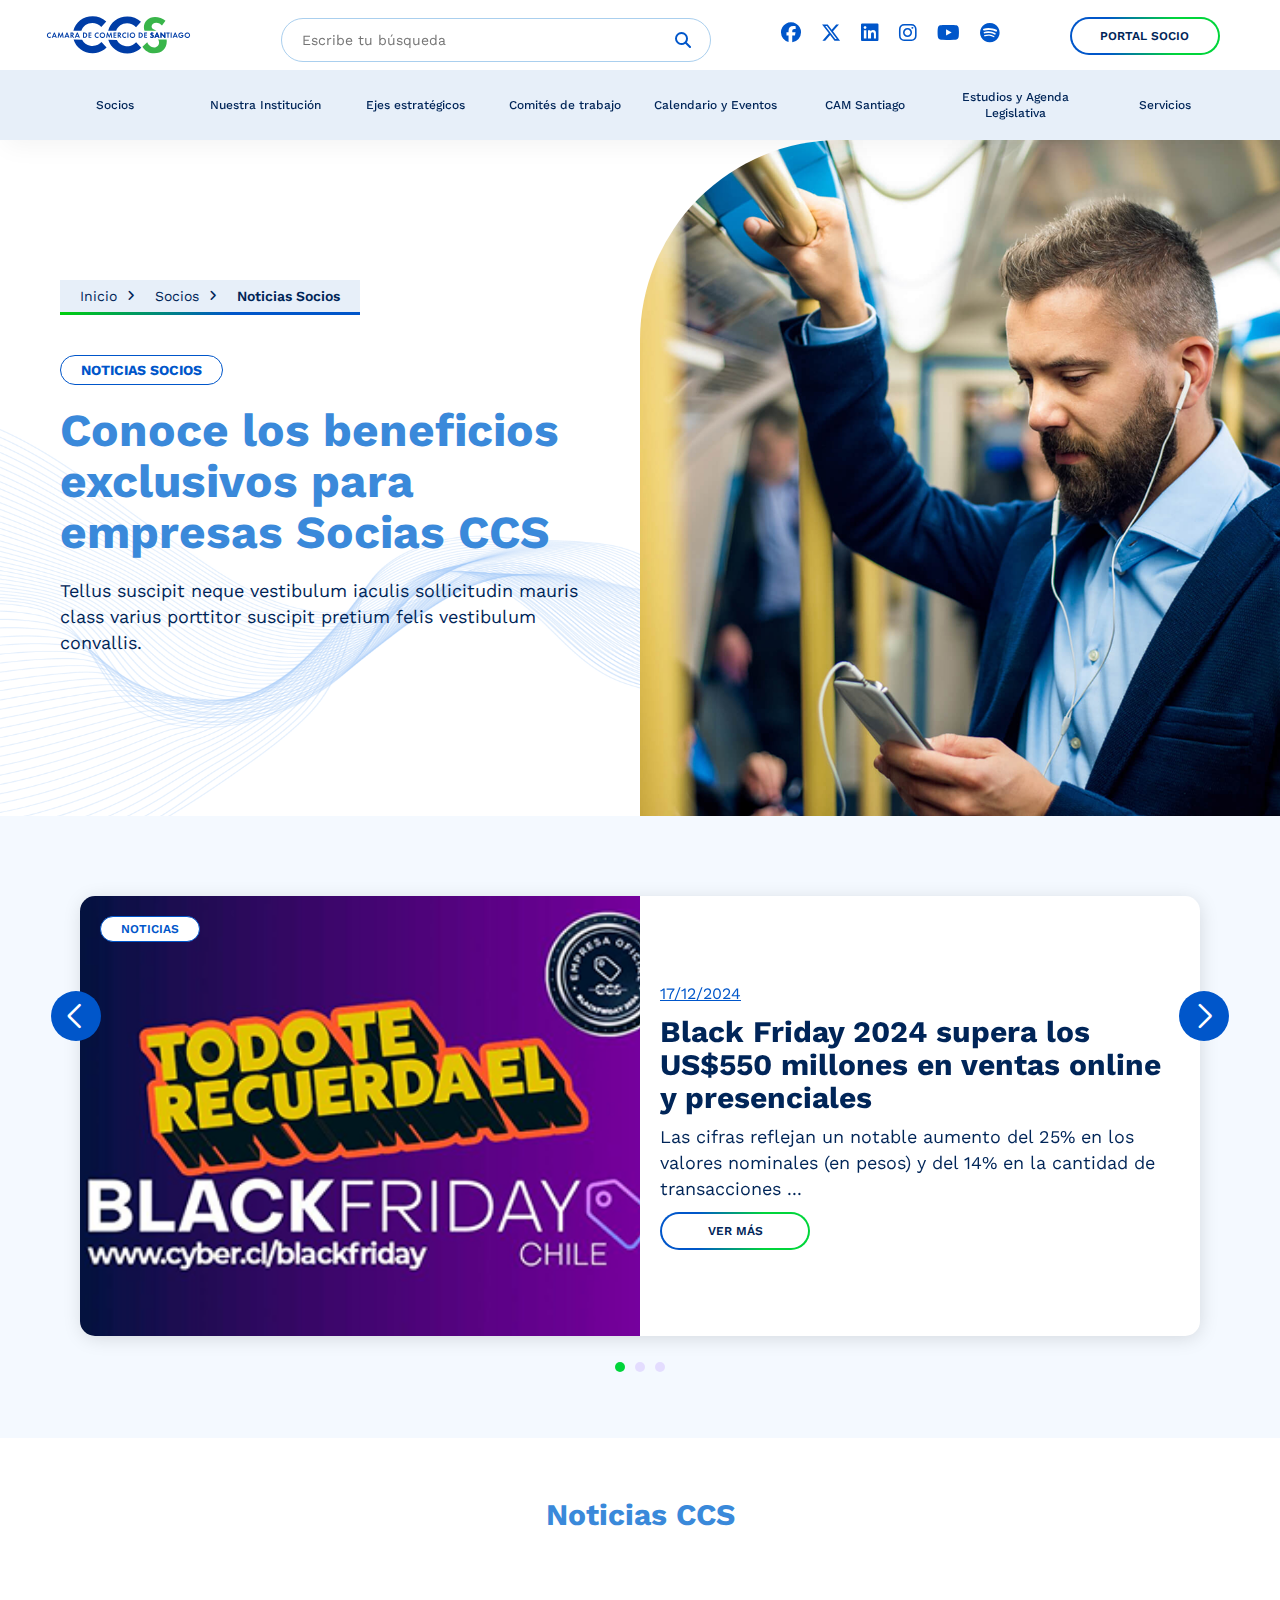
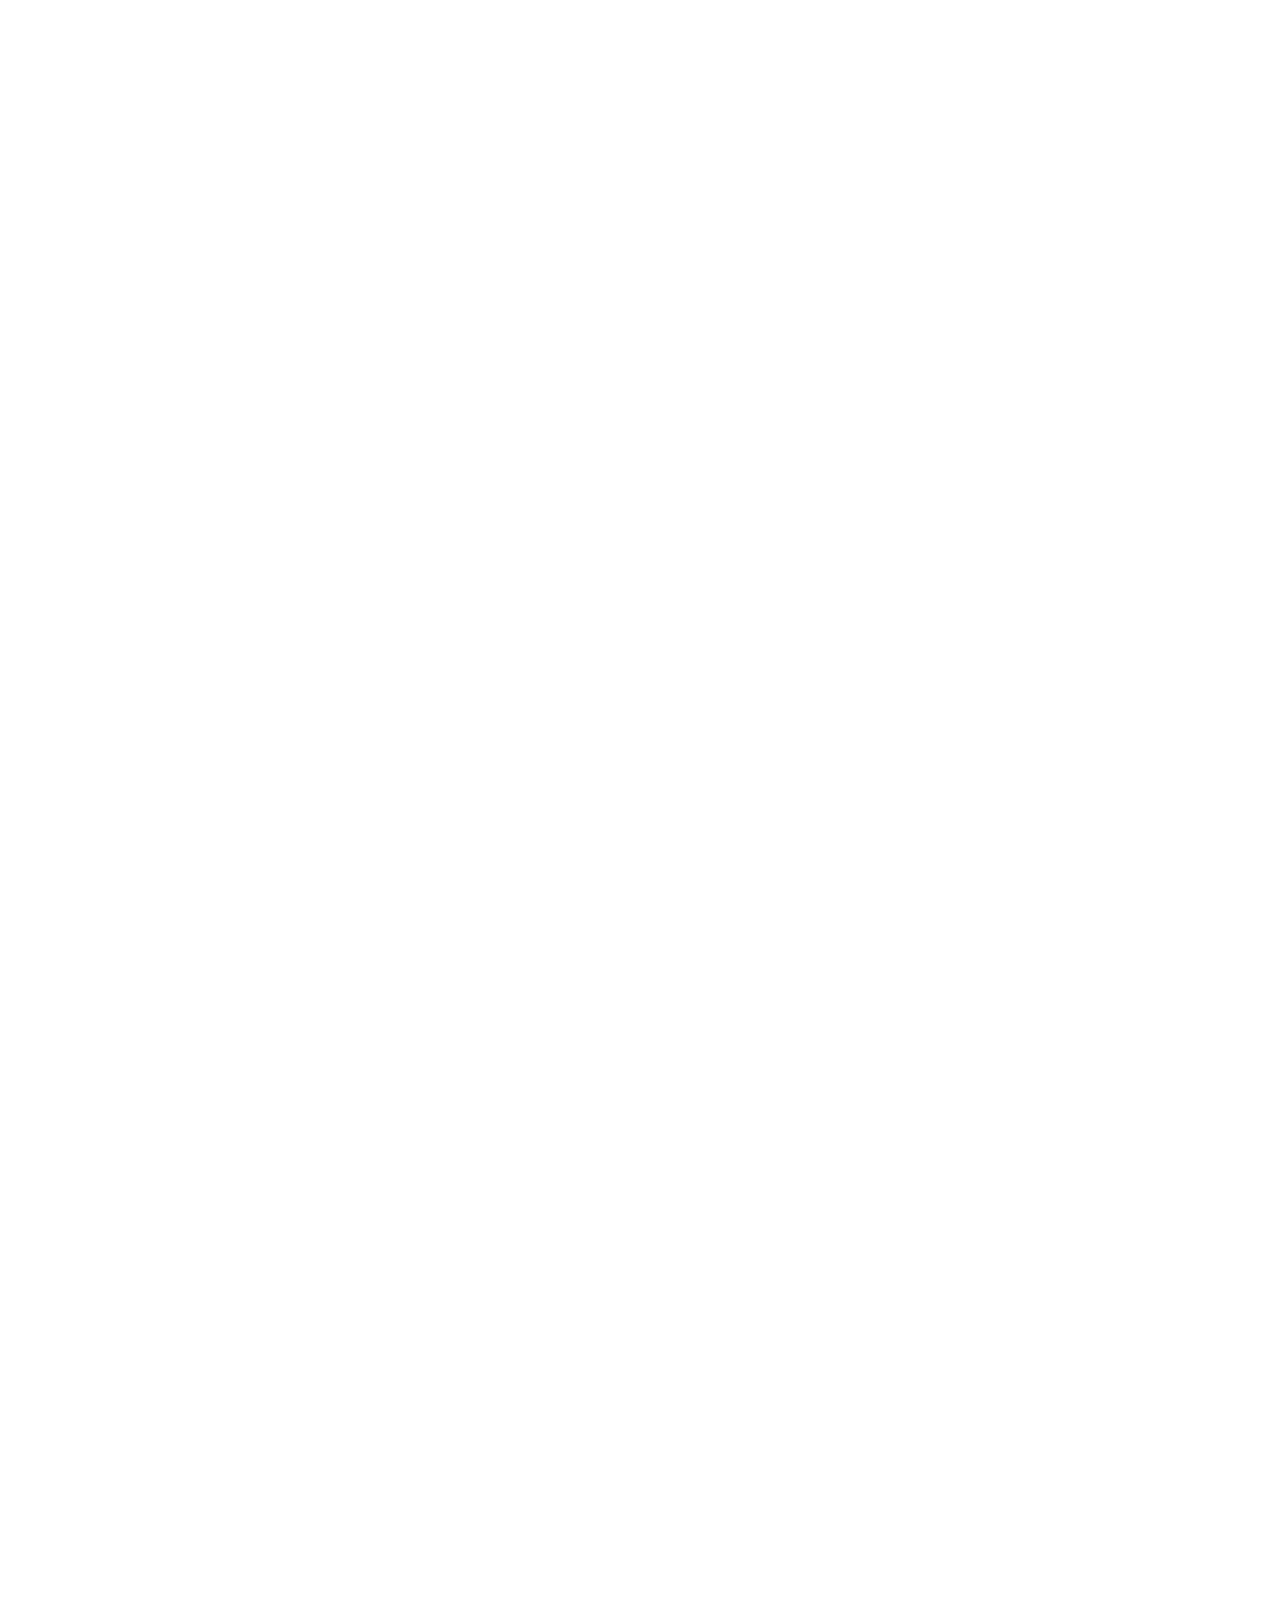
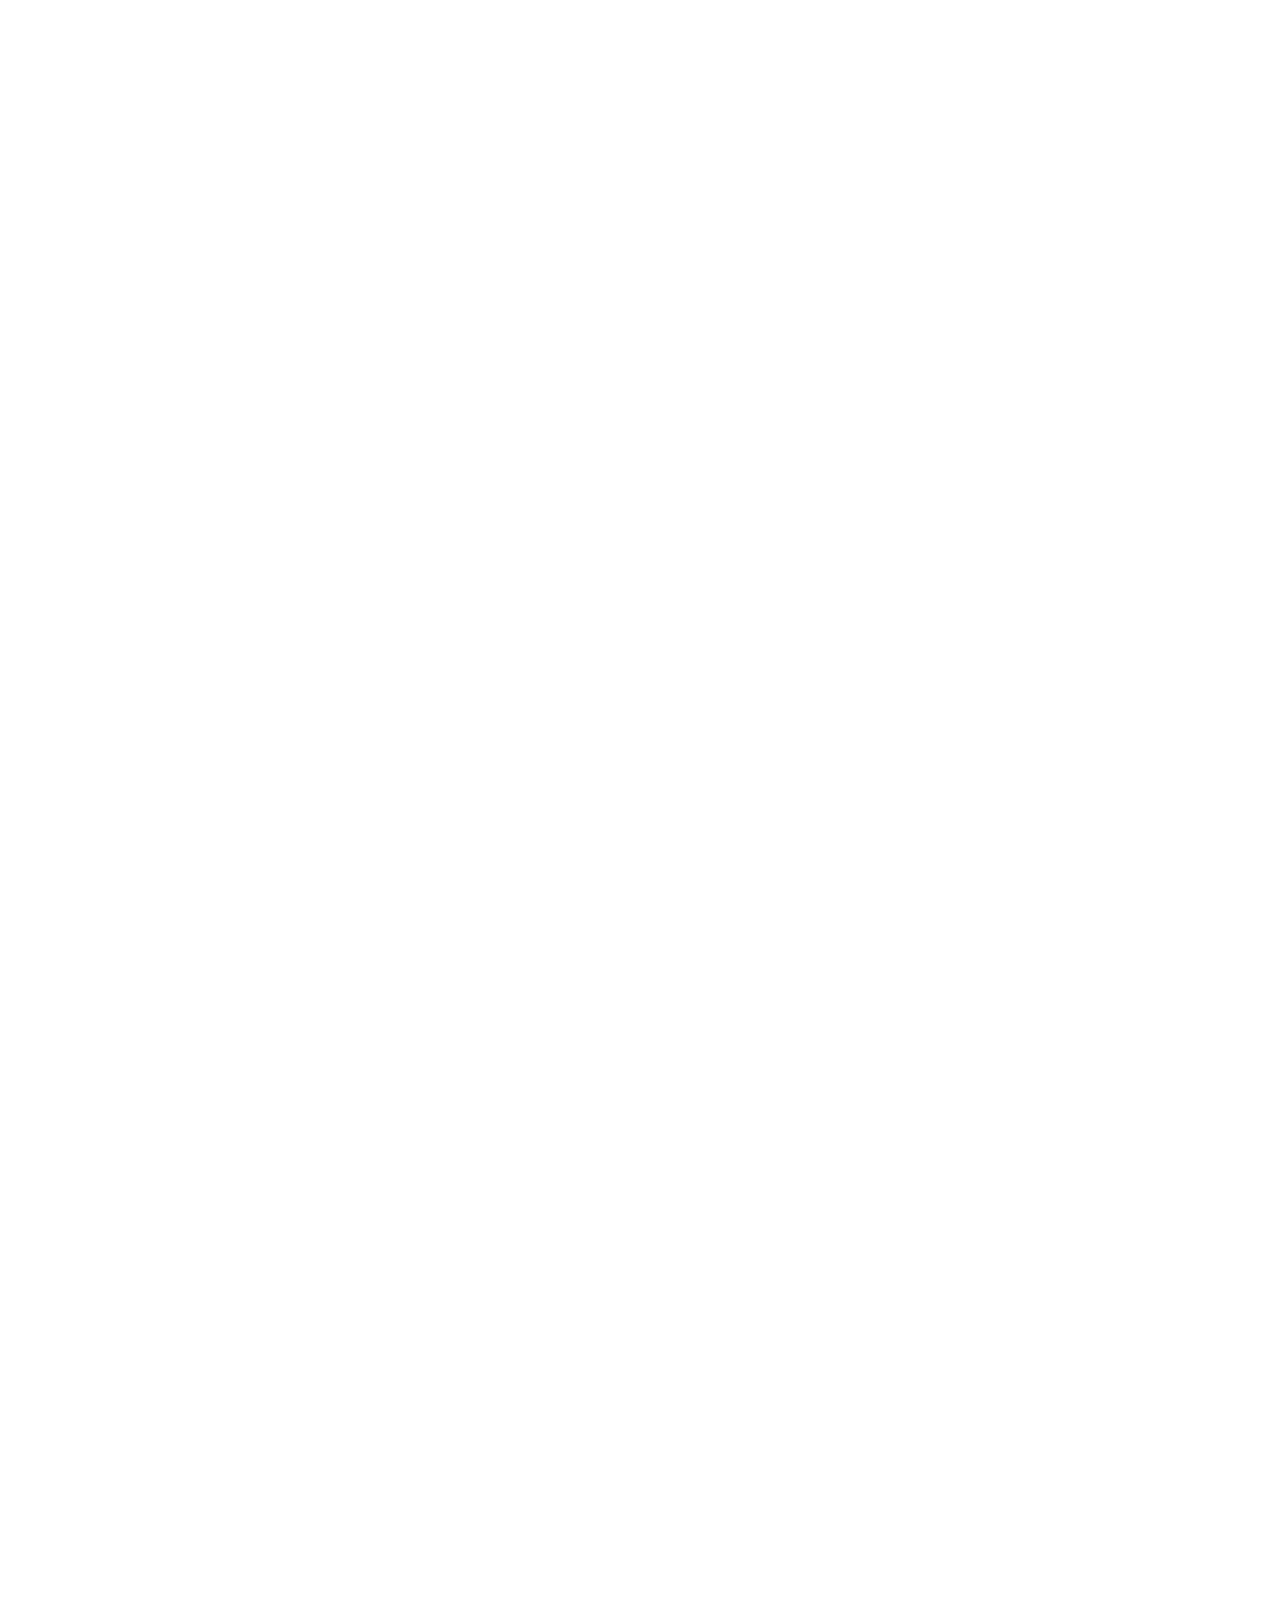
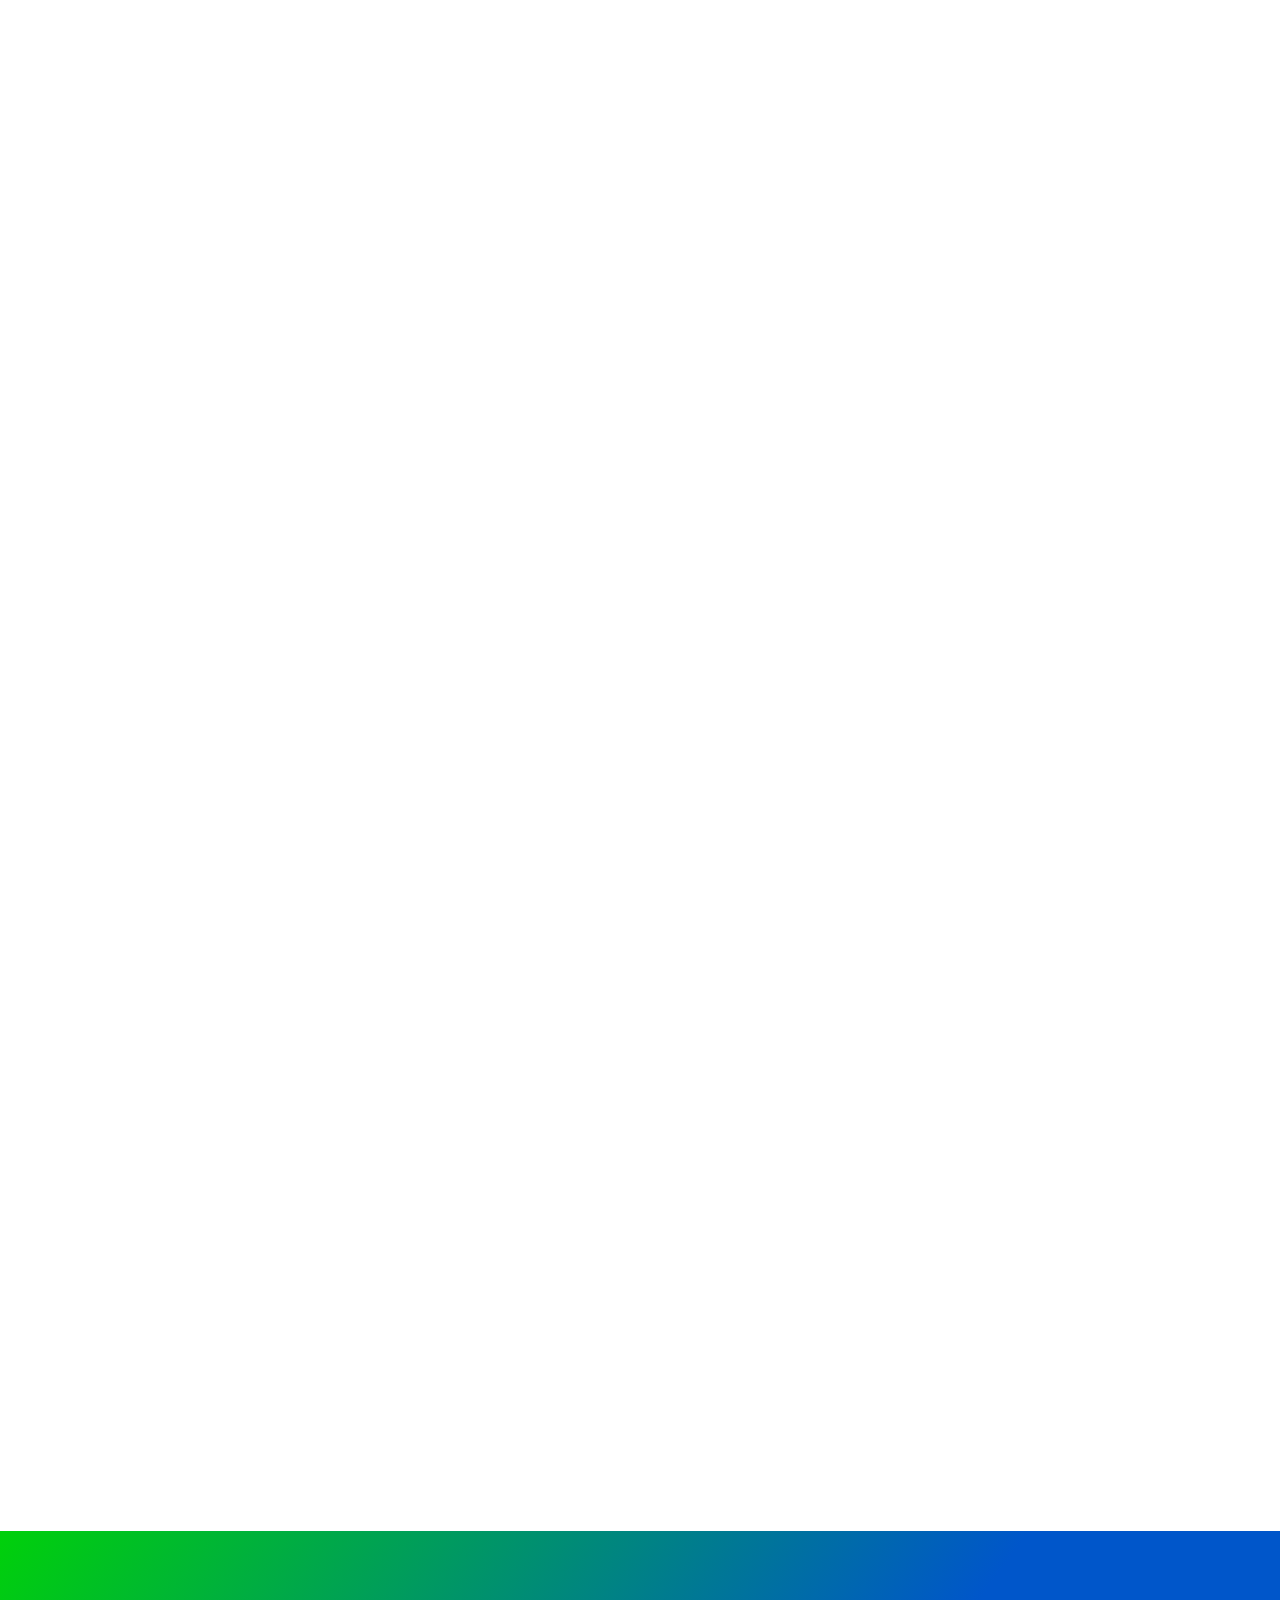
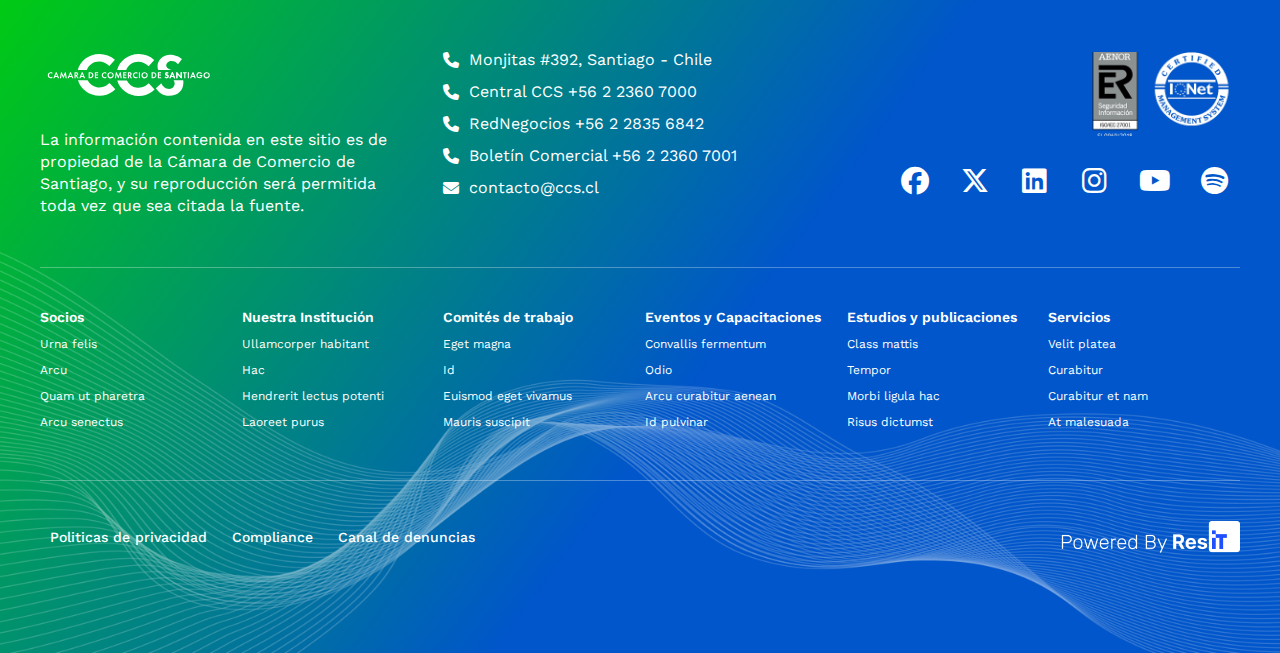
<file: noticias-socios.html>
<!DOCTYPE html>
<html lang="es">
  <head>
    <title>Cámara de Comercio de Santiago - CCS</title>
    <meta charset="UTF-8">
    <link href="img/favicon.png" rel="shortcut icon">
    <meta name="viewport" content="width=device-width, initial-scale=1, maximum-scale=1">
    <link href="css/main.css?v=47453" rel="stylesheet" type="text/css">
    <script src="js/main.js?v=47453" type="text/javascript"></script>
    <link rel="stylesheet" href="https://cdnjs.cloudflare.com/ajax/libs/font-awesome/6.7.2/css/all.min.css">
    <!-- Meta tags facebook-->
    <meta property="og:title" content="#">
    <meta property="og:description" content="#">
    <meta property="og:image" content="#">
    <!-- Meta tags twitter cards-->
    <meta name="twitter:card" content="summary_large_image">
    <meta name="twitter:title" content="#">
    <meta name="twitter:description" content="#">
    <meta name="twitter:image" content="#"><link rel="preconnect" href="https://fonts.googleapis.com">
    <link rel="preconnect" href="https://fonts.gstatic.com" crossorigin>
    <link href="https://fonts.googleapis.com/css2?family=Work+Sans:ital,wght@0,100..900;1,100..900&display=swap" rel="stylesheet">
    <link rel="stylesheet" href="https://cdnjs.cloudflare.com/ajax/libs/font-awesome/6.7.2/css/all.min.css">
  </head>
  <body>
    <header>
      <div class="header__primary">
        <div class="header__wrap">
          <div class="header__flex">
            <div class="header__logo"><a href="index.html"><img src="img/icons/logo-ccs.svg"></a></div>
            <div class="header__search">
              <form>
                <div class="form__element">
                  <div class="form__input">
                    <input type="text" name="#" placeholder="Escribe tu búsqueda">
                  </div>
                  <div class="form__button">
                    <button><i class="fas fa-search"></i></button>
                  </div>
                </div>
              </form>
            </div>
            <div class="header__socials">
              <div class="header__social"><a href="#"><span class="fa-brands fa-facebook"></span></a></div>
              <div class="header__social"><a href="#"><span class="fa-brands fa-x-twitter"></span></a></div>
              <div class="header__social"><a href="#"><span class="fa-brands fa-linkedin"></span></a></div>
              <div class="header__social"><a href="#"><span class="fa-brands fa-instagram"></span></a></div>
              <div class="header__social"><a href="#"><span class="fa-brands fa-youtube"></span></a></div>
              <div class="header__social"><a href="#"><span class="fa-brands fa-spotify"> </span></a></div>
            </div>
            <div class="header__items">
              <div class="header__button"><a href="#" class="btn btn--grad btn--sm">Portal Socio</a></div>
              <div class="header__ham"><span></span><span></span><span></span></div>
            </div>
          </div>
        </div>
      </div>
      <div class="header__secondary">
        <div class="header__wrap">
          <div class="header__nav">
            <div class="header__nav__bg"></div>
            <div class="header__nav__nav">
              <div class="header__nav__close">
                <div></div>
                <div></div>
              </div>
              <div class="header__nav__back">
                <div></div>
                <div></div>
                <div></div>
              </div>
              <div class="header__menu">
                <nav>
                  <ul>
                    <li class="header__nav__li header__nav__li--socios"><a href="#">Socios</a></li>
                    <li class="header__nav__li header__nav__li--institucion"><a href="#">Nuestra Institución</a></li>
                    <li><a href="#">Ejes estratégicos</a></li>
                    <li><a href="#">Comités de trabajo</a></li>
                    <li><a href="#">Calendario y Eventos</a></li>
                    <li><a href="#">CAM Santiago</a></li>
                    <li><a href="#">Estudios y Agenda Legislativa</a></li>
                    <li><a href="#">Servicios</a></li>
                  </ul>
                </nav>
              </div>
            </div>
            <div class="header__nav__mobile">
              <div class="header__nav__opacity"> </div>
              <div class="header__nav__nav"> 
                <div class="header__nav__nav__header"> 
                  <div class="header__nav__isotipo"> <img src="img/icons/logo-ccs.svg"></div>
                  <div class="header__nav__close">
                    <div></div>
                    <div></div>
                  </div>
                  <div class="header__nav__back">
                    <div></div>
                    <div></div>
                    <div></div>
                  </div>
                </div>
                <div class="header__nav__nav__body">
                  <div class="header__nav__nav__menu"> 
                    <ul>
                      <li><a href="#">Socios</a></li>
                      <li><a href="#">Nuestra Institución</a></li>
                      <li><a href="#">Ejes estratégicos</a></li>
                      <li><a href="#">Comités de trabajo</a></li>
                      <li><a href="#">Calendario y Eventos</a></li>
                      <li><a href="#">CAM Santiago</a></li>
                      <li><a href="#">Estudios y Agenda Legislativa</a></li>
                      <li><a href="#">Servicios</a></li>
                    </ul>
                  </div>
                </div>
                <div class="header__nav__nav__footer">
                  <div class="header__socials">
                    <div class="header__social"><a href="#"><span class="fa-brands fa-facebook"></span></a></div>
                    <div class="header__social"><a href="#"><span class="fa-brands fa-x-twitter"></span></a></div>
                    <div class="header__social"><a href="#"><span class="fa-brands fa-linkedin"></span></a></div>
                    <div class="header__social"><a href="#"><span class="fa-brands fa-instagram"></span></a></div>
                    <div class="header__social"><a href="#"><span class="fa-brands fa-youtube"></span></a></div>
                    <div class="header__social"><a href="#"><span class="fa-brands fa-spotify"> </span></a></div>
                  </div>
                  <div class="header__nav__buttons"><a href="contact.html" class="btn">Contacto</a></div>
                </div>
              </div>
            </div>
          </div>
        </div>
      </div>
      <div class="header__supernav">
        <div class="supernav">
          <div class="supernav__bg"></div>
          <div class="supernav__els">
            <div class="supernav__el supernav__el--socios">
              <div class="supernav__aside">
                <ul>
                  <li>Hazte Socio</li>
                  <li>Beneficios</li>
                  <li>Descuentos</li>
                  <li>StartCCS</li>
                  <li>Noticias Socios</li>
                  <li>Acceso portal Socios</li>
                </ul>
              </div>
              <div class="supernav__bodies">
                <div class="supernav__body">
                  <div class="cols">
                    <div class="col-md-6">
                      <div class="supernav__content">
                        <h3>Hazte Socio</h3>
                        <p>Fringilla neque senectus sapien iaculis maecenas fusce felis id sed. Sapien ut mollis laoreet luctus pellentesque pellentesque leo massa sed phasellus rhoncus hendrerit colus sed.
                        </p>
                      </div>
                    </div>
                    <div class="col-md-6">
                      <div class="supernav__content">
                        <p>Condimentum senectus rhoncus orci ad accumsan non vestibulum leo eleifend. Maecenas lacinia diam fermentum ut inceptos commodo risus dapibus senectus metus velit posuere auctor ante integer suscipit ac integer aliquam.
                        </p>
                        <ul>
                          <li>Elit phasellus
                          </li>
                          <li>Duis etiam
                          </li>
                          <li>Etiam semper
                          </li>
                        </ul>
                      </div>
                    </div>
                  </div>
                </div>
                <div class="supernav__body">
                  <div class="cols">
                    <div class="col-md-6">
                      <h3>Beneficios</h3>
                      <p>Metus ullamcorper fermentum nulla non primis vehicula varius ad laoreet. Aenean non viverra dui diam sollicitudin vehicula nostra et aliquet ut bibendum phasellus sem vitae.
                      </p>
                    </div>
                    <div class="col-md-6">
                      <div class="supernav__content">
                        <p>Hendrerit sapien colus et habitant augue libero aliquam curabitur in. Praesent lacus odio aenean ac platea dictum justo nisi duis et bibendum quam tempus cras bibendum auctor rhoncus colus faucibus.
                        </p>
                        <ul>
                          <li>Eu at
                          </li>
                          <li>Mollis elit
                          </li>
                          <li>Etiam proin
                          </li>
                        </ul>
                      </div>
                    </div>
                  </div>
                </div>
                <div class="supernav__body">
                  <div class="cols">
                    <div class="col-md-6">
                      <h3>Descuentos</h3>
                      <p>Torquent conubia felis molestie potenti curabitur pretium augue aenean odio. Tortor nisi curabitur habitasse mauris feugiat nullam imperdiet maecenas etiam orci cubilia lacinia aenean imperdiet.
                      </p>
                    </div>
                    <div class="col-md-6">
                      <div class="supernav__content">
                        <p>Taciti himenaeos suscipit purus interdum lacus convallis ad erat ullamcorper. Ligula felis donec luctus himenaeos ac congue laoreet quam nibh ac fames fermentum interdum accumsan class duis enim sem vitae.
                        </p>
                        <ul>
                          <li>Platea congue
                          </li>
                          <li>Augue habitant
                          </li>
                          <li>At donec
                          </li>
                        </ul>
                      </div>
                    </div>
                  </div>
                </div>
                <div class="supernav__body">
                  <div class="cols">
                    <div class="col-md-6">
                      <h3>StartCCS</h3>
                      <p>Porta etiam elit nisl et posuere facilisis blandit consectetur venenatis. Porttitor urna hac molestie aliquam tellus curabitur nullam at malesuada iaculis quam suscipit cursus magna.
                      </p>
                    </div>
                    <div class="col-md-6">
                      <div class="supernav__content">
                        <p>Nostra fermentum curabitur convallis nibh pretium sagittis sodales vehicula nostra. Sociosqu donec morbi pulvinar a curabitur ornare habitasse faucibus in vitae mauris posuere nam eget odio sociosqu facilisis nisi est.
                        </p>
                        <ul>
                          <li>Faucibus taciti
                          </li>
                          <li>Porta luctus
                          </li>
                          <li>Lobortis suspendisse
                          </li>
                        </ul>
                      </div>
                    </div>
                  </div>
                </div>
                <div class="supernav__body">
                  <div class="cols">
                    <div class="col-md-6">
                      <div class="supernav__content">
                        <h3>Noticias Socios</h3>
                        <p>Ad et gravida et bibendum venenatis fermentum lacinia pellentesque in. Donec tempor fermentum mi dui molestie dui lacinia pretium praesent duis aenean sagittis mauris iaculis.
                        </p>
                      </div>
                    </div>
                    <div class="col-md-6">
                      <div class="supernav__content">
                        <p>Orci blandit quis netus hac augue consequat auctor arcu fermentum. Himenaeos congue aptent eu sem diam ornare venenatis risus semper ac per lacus semper hac colus placerat curabitur accumsan tellus.
                        </p>
                        <ul>
                          <li>Pellentesque potenti
                          </li>
                          <li>Integer elementum
                          </li>
                          <li>Nibh feugiat
                          </li>
                        </ul>
                      </div>
                    </div>
                  </div>
                </div>
                <div class="supernav__body">
                  <div class="cols">
                    <div class="col-md-6">
                      <div class="supernav__content">
                        <h3>Acceso portal Socios</h3>
                        <p>Porta maecenas quam ligula fames class nostra orci erat curabitur. Etiam pharetra integer bibendum mauris primis aenean pellentesque elit ac dapibus turpis fames facilisis egestas.
                        </p>
                      </div>
                    </div>
                    <div class="col-md-6">
                      <div class="supernav__content">
                        <p>Pharetra ultrices fusce at in purus varius maecenas morbi curabitur. Habitasse curae ante ante lectus libero in quisque blandit scelerisque aptent tempus aenean quam nostra blandit molestie mi rutrum nostra.
                        </p>
                        <ul>
                          <li>Commodo mi
                          </li>
                          <li>Imperdiet platea
                          </li>
                          <li>Ornare rutrum
                          </li>
                        </ul>
                      </div>
                    </div>
                  </div>
                </div>
              </div>
              <div class="supernav__footer">
                <div class="supernav__banner">
                  <div class="supernav__content">
                    <h4>¿AÚN NO ERES SOCIO?</h4>
                    <p>Únete a la CCS y aprovecha todos los beneficios disponibles para ti y tu empresa.</p><a class="btn btn--grad">Hazte socio</a>
                  </div>
                  <div class="supernav__image"><img src="img/uploads/image-banner-socio.png"></div>
                </div>
              </div>
            </div>
            <div class="supernav__el supernav__el--institucion">
              <div class="supernav__aside">
                <ul>
                  <li class="current">Datacenter</li>
                  <li>Cloud</li>
                  <li>Workplace Services</li>
                  <li>Soluciones de Infraestructura</li>
                  <li>Outsourcing TI</li>
                  <li>Soluciones de Negocio</li>
                  <li>Servicios TI</li>
                </ul>
              </div>
              <div class="supernav__bodies">
                <div class="supernav__body">
                  <div class="cols">
                    <div class="col-md-6">
                      <h3>Datacenter</h3>
                      <ul>
                        <li><a href="service-lvl-3.html">Facilities</a></li>
                        <li><a href="service-lvl-3.html">Managed Services</a></li>
                        <li><a href="service-lvl-3.html">SOC <span style="color:red;">???</span></a></li>
                      </ul>
                    </div>
                    <div class="col-md-6">
                      <div class="content">
                        <p>Pellentesque elit laoreet luctus odio sollicitudin nunc donec tristique risus donec feugiat hac facilisis fames dui class felis vestibulum ultrices.
                        </p>
                        <ul>
                          <li>Tellus congue
                          </li>
                          <li>Nostra viverra
                          </li>
                          <li>Lacinia lacus
                          </li>
                        </ul>
                      </div>
                    </div>
                  </div>
                </div>
                <div class="supernav__body">
                  <div class="cols">
                    <div class="col-md-6">
                      <h3>Cloud</h3>
                      <ul>
                        <li><a href="service-lvl-3.html">Cloud Empresarial SONDA</a></li>
                        <li><a href="service-lvl-3.html">Cloud para SAP HANA</a></li>
                        <li><a href="service-lvl-3-azure.html">Managed Azure</a></li>
                        <li><a href="service-lvl-3.html">Multicloud</a></li>
                        <li><a href="service-lvl-3.html">Managed AWS</a></li>
                      </ul>
                    </div>
                    <div class="col-md-6">
                      <div class="content">
                        <p>Porta tempus nisi cursus quis sem et posuere in laoreet libero nam donec mauris est feugiat sodales lobortis etiam vestibulum.
                        </p>
                        <ul>
                          <li>Facilisis nam
                          </li>
                          <li>Vitae odio
                          </li>
                          <li>Taciti curae
                          </li>
                        </ul>
                      </div>
                    </div>
                  </div>
                </div>
                <div class="supernav__body">
                  <div class="cols">
                    <div class="col-md-6">
                      <h3>Workplace Services</h3>
                      <ul>
                        <li><a href="service-lvl-3.html">Managed Device Services</a></li>
                        <li><a href="service-lvl-3.html">Soporte Workplace</a></li>
                        <li><a href="service-lvl-3.html">Workplace Solutions</a></li>
                      </ul>
                    </div>
                    <div class="col-md-6">
                      <div class="content">
                        <p>Pellentesque fermentum ultrices et cras consectetur colus vivamus vestibulum faucibus sollicitudin eget taciti nibh facilisis dictumst himenaeos accumsan etiam tincidunt.
                        </p>
                        <ul>
                          <li>Enim nec
                          </li>
                          <li>Est suspendisse
                          </li>
                          <li>Rhoncus justo
                          </li>
                        </ul>
                      </div>
                    </div>
                  </div>
                </div>
                <div class="supernav__body">
                  <div class="cols">
                    <div class="col-md-6">
                      <h3>Soluciones de Infraestructura</h3>
                      <ul>
                        <li><a href="service-lvl-3.html">Soluciones de Valor</a></li>
                        <li><a href="service-lvl-3.html">Servicios Profesionales</a></li>
                        <li><a href="service-lvl-3.html">Proyectos de Integración</a></li>
                        <li><a href="service-lvl-3.html">Software</a></li>
                        <li><a href="service-lvl-3.html">Equipamiento</a></li>
                        <li><a href="service-lvl-3.html">Servicios de Infraestructura</a></li>
                      </ul>
                    </div>
                    <div class="col-md-6">
                      <div class="content">
                        <p>Sapien dapibus viverra placerat mi vulputate aliquam quisque eleifend ligula congue suscipit placerat velit habitant class gravida ac condimentum fames.
                        </p>
                        <ul>
                          <li>Aptent ornare
                          </li>
                          <li>Vehicula ut
                          </li>
                          <li>Scelerisque massa
                          </li>
                        </ul>
                      </div>
                    </div>
                  </div>
                </div>
                <div class="supernav__body">
                  <div class="cols">
                    <div class="col-md-6">
                      <h3>Outsourcing TI</h3>
                      <ul>
                        <li><a href="service-lvl-3.html">Outsourcing Transformacional</a></li>
                        <li><a href="service-lvl-3.html">Managed Device Services</a></li>
                        <li><a href="service-lvl-3.html">Datacenter</a></li>
                        <li><a href="service-lvl-3.html">Soporte Workplace</a></li>
                      </ul>
                    </div>
                    <div class="col-md-6">
                      <div class="content">
                        <p>Nunc cubilia dui felis scelerisque leo scelerisque donec cubilia augue aliquam ad tempus sagittis feugiat aenean risus vulputate viverra felis.
                        </p>
                        <ul>
                          <li>Adipiscing praesent
                          </li>
                          <li>Massa nostra
                          </li>
                          <li>Inceptos bibendum
                          </li>
                        </ul>
                      </div>
                    </div>
                  </div>
                </div>
                <div class="supernav__body">
                  <div class="cols">
                    <div class="col-md-6">
                      <h3>Soluciones de Negocio</h3>
                      <ul>
                        <li><a href="service-lvl-3.html">Salud</a></li>
                        <li><a href="service-lvl-3.html">Solución Comercio Exterior</a></li>
                        <li><a href="service-lvl-3.html">Solución Gestión Tributaria y Contable</a></li>
                        <li><a href="service-lvl-3.html">Transporte y Logística</a></li>
                        <li><a href="service-lvl-3.html">Manufactura</a></li>
                        <li><a href="service-lvl-3.html">Gobierno y Sector Público</a></li>
                        <li><a href="service-lvl-3.html">Utilities</a></li>
                        <li><a href="service-lvl-3.html">Solución de Control Financiero y Logístico</a></li>
                        <li><a href="service-lvl-3.html">Banca y Finanzas</a></li>
                        <li><a href="service-lvl-3.html">Cross Market Solutions</a></li>
                      </ul>
                    </div>
                    <div class="col-md-6">
                      <div class="content">
                        <p>Sed tortor placerat pulvinar nibh orci tellus maecenas mi in quisque suspendisse nullam convallis consequat dictumst tempor sapien tincidunt enim.
                        </p>
                        <ul>
                          <li>Ligula etiam
                          </li>
                          <li>Tortor class
                          </li>
                          <li>Venenatis ac
                          </li>
                        </ul>
                      </div>
                    </div>
                  </div>
                </div>
                <div class="supernav__body">
                  <div class="cols">
                    <div class="col-md-6">
                      <h3>Servicios TI</h3>
                      <ul>
                        <li><a href="service-lvl-3.html">Servicios para Aplicaciones</a></li>
                        <li><a href="service-lvl-3.html">Servicios de Infraestructura</a></li>
                        <li><a href="service-lvl-3.html">Application Management Services - AMS</a></li>
                        <li><a href="service-lvl-3.html">Servicios Profesionales</a></li>
                        <li><a href="service-lvl-3.html">Managed Services</a></li>
                      </ul>
                    </div>
                    <div class="col-md-6">
                      <div class="content">
                        <p>Gravida tristique aenean vivamus ad lacinia laoreet habitant faucibus fringilla hendrerit donec est aliquam ultrices euismod justo vel iaculis egestas.
                        </p>
                        <ul>
                          <li>Orci fringilla
                          </li>
                          <li>Ut viverra
                          </li>
                          <li>Laoreet mi
                          </li>
                        </ul>
                      </div>
                    </div>
                  </div>
                </div>
              </div>
              <div class="supernav__footer"></div>
            </div>
          </div>
        </div>
      </div>
    </header>
    <div id="sections">
      <section class="section--header">
        <div class="section__lines"> <img src="img/uploads/eff-lines-1.png"></div>
        <div class="section__wrap section__wrap--header">
          <div class="section__header">
            <div class="section__breadcrumb">
              <nav>
                <ol class="breadcrumb">
                  <li class="breadcrumb-item"><a href="#">Inicio<span class="fas fa-angle-right"></span></a></li>
                  <li class="breadcrumb-item"><a href="#">Socios<span class="fas fa-angle-right"></span></a></li>
                  <li class="breadcrumb-item current"><a href="#">Noticias Socios</a></li>
                </ol>
              </nav>
            </div>
          </div>
          <div class="section__body">
            <div class="section__content"><span class="section__subtitle">Noticias Socios</span>
              <h1 class="section__title">Conoce los beneficios exclusivos para empresas Socias CCS</h1>
              <p>Tellus suscipit neque vestibulum iaculis sollicitudin mauris class varius porttitor suscipit pretium felis vestibulum convallis.
              </p>
            </div>
          </div>
        </div>
        <div class="section__bg">
          <div class="bg"><img src="img/uploads/banner-header-5.png"></div>
        </div>
      </section>
      <section class="section--newscarousel section--light">
        <div class="section__wrap">
          <div class="section__body">
            <div class="section__newscarousel">
              <div class="section__wrapper">
                <div class="swiper-container swiper-newscarousel">
                  <div class="swiper-wrapper">
                    <div class="swiper-slide dscroll">
                      <article class="article--newcarousel">
                        <div class="article__bg"><span class="article__category">Noticias</span>
                          <div class="bg"><img src="img/uploads/image-new-1.jpg"></div>
                        </div>
                        <div class="article__body">
                          <div class="article__content"><span class="article__date">17/12/2024</span>
                            <h3 class="article__title">Black Friday 2024 supera los US$550 millones en ventas online y presenciales</h3>
                            <p>Las cifras reflejan un notable aumento del 25% en los valores nominales (en pesos) y del 14% en la cantidad de transacciones ...</p>
                          </div>
                          <div class="article__button"><a href="single-new.html" class="btn btn--sm btn--grad">Ver más</a></div>
                        </div>
                      </article>
                    </div>
                    <div class="swiper-slide dscroll">
                      <article class="article--newcarousel">
                        <div class="article__bg"><span class="article__category">Noticias</span>
                          <div class="bg"><img src="img/uploads/image-new-1.jpg"></div>
                        </div>
                        <div class="article__body">
                          <div class="article__content"><span class="article__date">17/12/2024</span>
                            <h3 class="article__title">Black Friday 2024 supera los US$550 millones en ventas online y presenciales</h3>
                            <p>Las cifras reflejan un notable aumento del 25% en los valores nominales (en pesos) y del 14% en la cantidad de transacciones ...</p>
                          </div>
                          <div class="article__button"><a href="single-new.html" class="btn btn--sm btn--grad">Ver más</a></div>
                        </div>
                      </article>
                    </div>
                    <div class="swiper-slide dscroll">
                      <article class="article--newcarousel">
                        <div class="article__bg"><span class="article__category">Noticias</span>
                          <div class="bg"><img src="img/uploads/image-new-1.jpg"></div>
                        </div>
                        <div class="article__body">
                          <div class="article__content"><span class="article__date">17/12/2024</span>
                            <h3 class="article__title">Black Friday 2024 supera los US$550 millones en ventas online y presenciales</h3>
                            <p>Las cifras reflejan un notable aumento del 25% en los valores nominales (en pesos) y del 14% en la cantidad de transacciones ...</p>
                          </div>
                          <div class="article__button"><a href="single-new.html" class="btn btn--sm btn--grad">Ver más</a></div>
                        </div>
                      </article>
                    </div>
                  </div>
                </div>
                <div class="swiper-bullets"></div>
                <div class="swiper-button-prev"></div>
                <div class="swiper-button-next"></div>
              </div>
            </div>
          </div>
        </div>
      </section>
      <section class="section--news">
        <div class="section__wrap">
          <div class="section__header">
            <h3 class="section__title">Noticias CCS</h3>
          </div>
          <div class="section__body">
            <div class="section__news">
              <div class="cols cols-gutter-2 cols-scroll">
                <div class="col-md-4 dscroll">
                  <article class="article--new">
                    <div class="article__bg"><span class="article__category">Noticias</span>
                      <div class="bg"><img src="img/uploads/image-new-1.jpg"></div>
                    </div>
                    <div class="article__body">
                      <div class="article__content"><span class="article__date">17/12/2024</span>
                        <h4 class="article__title">Black Friday 2024 supera los US$550 millones en ventas online y presenciales</h4>
                        <p>Las cifras reflejan un notable aumento del 25% en los valores nominales (en pesos) y del 14% en la cantidad de transacciones ...</p>
                      </div>
                      <div class="article__button"><a href="single-new.html" class="btn btn--sm btn--grad">Ver más</a></div>
                    </div>
                  </article>
                </div>
                <div class="col-md-4 dscroll">
                  <article class="article--new">
                    <div class="article__bg"><span class="article__category">Noticias</span>
                      <div class="bg"><img src="img/uploads/image-new-2.jpg"></div>
                    </div>
                    <div class="article__body">
                      <div class="article__content"><span class="article__date">17/12/2024</span>
                        <h4 class="article__title">CCS se reúne con alcalde de Santiago para abordar desafíos del centro de la ciudad</h4>
                        <p>La Cámara de Comercio de Santiago y el alcalde Mario Desbordes se reunieron para analizar temas prioritarios como la seguridad ...</p>
                      </div>
                      <div class="article__button"><a href="single-new.html" class="btn btn--sm btn--grad">Ver más</a></div>
                    </div>
                  </article>
                </div>
                <div class="col-md-4 dscroll">
                  <article class="article--new">
                    <div class="article__bg"><span class="article__category">Noticias</span>
                      <div class="bg"><img src="img/uploads/image-new-3.jpg"></div>
                    </div>
                    <div class="article__body">
                      <div class="article__content"><span class="article__date">17/12/2024</span>
                        <h4 class="article__title">Mastercard premió a Evertec en los “Acceptance – Growth”</h4>
                        <p>Evertec recibió un “Acceptance – Growth” durante los Mastercard Engage LAC Excellence Awards 2024. ...</p>
                      </div>
                      <div class="article__button"><a href="single-new.html" class="btn btn--sm btn--grad">Ver más</a></div>
                    </div>
                  </article>
                </div>
                <div class="col-md-4 dscroll">
                  <article class="article--new">
                    <div class="article__bg"><span class="article__category">Noticias</span>
                      <div class="bg"><img src="img/uploads/image-new-1.jpg"></div>
                    </div>
                    <div class="article__body">
                      <div class="article__content"><span class="article__date">17/12/2024</span>
                        <h4 class="article__title">Black Friday 2024 supera los US$550 millones en ventas online y presenciales</h4>
                        <p>Las cifras reflejan un notable aumento del 25% en los valores nominales (en pesos) y del 14% en la cantidad de transacciones ...</p>
                      </div>
                      <div class="article__button"><a href="single-new.html" class="btn btn--sm btn--grad">Ver más</a></div>
                    </div>
                  </article>
                </div>
                <div class="col-md-4 dscroll">
                  <article class="article--new">
                    <div class="article__bg"><span class="article__category">Noticias</span>
                      <div class="bg"><img src="img/uploads/image-new-2.jpg"></div>
                    </div>
                    <div class="article__body">
                      <div class="article__content"><span class="article__date">17/12/2024</span>
                        <h4 class="article__title">CCS se reúne con alcalde de Santiago para abordar desafíos del centro de la ciudad</h4>
                        <p>La Cámara de Comercio de Santiago y el alcalde Mario Desbordes se reunieron para analizar temas prioritarios como la seguridad ...</p>
                      </div>
                      <div class="article__button"><a href="single-new.html" class="btn btn--sm btn--grad">Ver más</a></div>
                    </div>
                  </article>
                </div>
                <div class="col-md-4 dscroll">
                  <article class="article--new">
                    <div class="article__bg"><span class="article__category">Noticias</span>
                      <div class="bg"><img src="img/uploads/image-new-3.jpg"></div>
                    </div>
                    <div class="article__body">
                      <div class="article__content"><span class="article__date">17/12/2024</span>
                        <h4 class="article__title">Mastercard premió a Evertec en los “Acceptance – Growth”</h4>
                        <p>Evertec recibió un “Acceptance – Growth” durante los Mastercard Engage LAC Excellence Awards 2024. ...</p>
                      </div>
                      <div class="article__button"><a href="single-new.html" class="btn btn--sm btn--grad">Ver más</a></div>
                    </div>
                  </article>
                </div>
                <div class="col-md-4 dscroll">
                  <article class="article--new">
                    <div class="article__bg"><span class="article__category">Noticias</span>
                      <div class="bg"><img src="img/uploads/image-new-1.jpg"></div>
                    </div>
                    <div class="article__body">
                      <div class="article__content"><span class="article__date">17/12/2024</span>
                        <h4 class="article__title">Black Friday 2024 supera los US$550 millones en ventas online y presenciales</h4>
                        <p>Las cifras reflejan un notable aumento del 25% en los valores nominales (en pesos) y del 14% en la cantidad de transacciones ...</p>
                      </div>
                      <div class="article__button"><a href="single-new.html" class="btn btn--sm btn--grad">Ver más</a></div>
                    </div>
                  </article>
                </div>
                <div class="col-md-4 dscroll">
                  <article class="article--new">
                    <div class="article__bg"><span class="article__category">Noticias</span>
                      <div class="bg"><img src="img/uploads/image-new-2.jpg"></div>
                    </div>
                    <div class="article__body">
                      <div class="article__content"><span class="article__date">17/12/2024</span>
                        <h4 class="article__title">CCS se reúne con alcalde de Santiago para abordar desafíos del centro de la ciudad</h4>
                        <p>La Cámara de Comercio de Santiago y el alcalde Mario Desbordes se reunieron para analizar temas prioritarios como la seguridad ...</p>
                      </div>
                      <div class="article__button"><a href="single-new.html" class="btn btn--sm btn--grad">Ver más</a></div>
                    </div>
                  </article>
                </div>
                <div class="col-md-4 dscroll">
                  <article class="article--new">
                    <div class="article__bg"><span class="article__category">Noticias</span>
                      <div class="bg"><img src="img/uploads/image-new-3.jpg"></div>
                    </div>
                    <div class="article__body">
                      <div class="article__content"><span class="article__date">17/12/2024</span>
                        <h4 class="article__title">Mastercard premió a Evertec en los “Acceptance – Growth”</h4>
                        <p>Evertec recibió un “Acceptance – Growth” durante los Mastercard Engage LAC Excellence Awards 2024. ...</p>
                      </div>
                      <div class="article__button"><a href="single-new.html" class="btn btn--sm btn--grad">Ver más</a></div>
                    </div>
                  </article>
                </div>
                <div class="col-md-4 dscroll">
                  <article class="article--new">
                    <div class="article__bg"><span class="article__category">Noticias</span>
                      <div class="bg"><img src="img/uploads/image-new-1.jpg"></div>
                    </div>
                    <div class="article__body">
                      <div class="article__content"><span class="article__date">17/12/2024</span>
                        <h4 class="article__title">Black Friday 2024 supera los US$550 millones en ventas online y presenciales</h4>
                        <p>Las cifras reflejan un notable aumento del 25% en los valores nominales (en pesos) y del 14% en la cantidad de transacciones ...</p>
                      </div>
                      <div class="article__button"><a href="single-new.html" class="btn btn--sm btn--grad">Ver más</a></div>
                    </div>
                  </article>
                </div>
                <div class="col-md-4 dscroll">
                  <article class="article--new">
                    <div class="article__bg"><span class="article__category">Noticias</span>
                      <div class="bg"><img src="img/uploads/image-new-2.jpg"></div>
                    </div>
                    <div class="article__body">
                      <div class="article__content"><span class="article__date">17/12/2024</span>
                        <h4 class="article__title">CCS se reúne con alcalde de Santiago para abordar desafíos del centro de la ciudad</h4>
                        <p>La Cámara de Comercio de Santiago y el alcalde Mario Desbordes se reunieron para analizar temas prioritarios como la seguridad ...</p>
                      </div>
                      <div class="article__button"><a href="single-new.html" class="btn btn--sm btn--grad">Ver más</a></div>
                    </div>
                  </article>
                </div>
                <div class="col-md-4 dscroll">
                  <article class="article--new">
                    <div class="article__bg"><span class="article__category">Noticias</span>
                      <div class="bg"><img src="img/uploads/image-new-3.jpg"></div>
                    </div>
                    <div class="article__body">
                      <div class="article__content"><span class="article__date">17/12/2024</span>
                        <h4 class="article__title">Mastercard premió a Evertec en los “Acceptance – Growth”</h4>
                        <p>Evertec recibió un “Acceptance – Growth” durante los Mastercard Engage LAC Excellence Awards 2024. ...</p>
                      </div>
                      <div class="article__button"><a href="single-new.html" class="btn btn--sm btn--grad">Ver más</a></div>
                    </div>
                  </article>
                </div>
                <div class="col-md-4 dscroll">
                  <article class="article--new">
                    <div class="article__bg"><span class="article__category">Noticias</span>
                      <div class="bg"><img src="img/uploads/image-new-1.jpg"></div>
                    </div>
                    <div class="article__body">
                      <div class="article__content"><span class="article__date">17/12/2024</span>
                        <h4 class="article__title">Black Friday 2024 supera los US$550 millones en ventas online y presenciales</h4>
                        <p>Las cifras reflejan un notable aumento del 25% en los valores nominales (en pesos) y del 14% en la cantidad de transacciones ...</p>
                      </div>
                      <div class="article__button"><a href="single-new.html" class="btn btn--sm btn--grad">Ver más</a></div>
                    </div>
                  </article>
                </div>
                <div class="col-md-4 dscroll">
                  <article class="article--new">
                    <div class="article__bg"><span class="article__category">Noticias</span>
                      <div class="bg"><img src="img/uploads/image-new-2.jpg"></div>
                    </div>
                    <div class="article__body">
                      <div class="article__content"><span class="article__date">17/12/2024</span>
                        <h4 class="article__title">CCS se reúne con alcalde de Santiago para abordar desafíos del centro de la ciudad</h4>
                        <p>La Cámara de Comercio de Santiago y el alcalde Mario Desbordes se reunieron para analizar temas prioritarios como la seguridad ...</p>
                      </div>
                      <div class="article__button"><a href="single-new.html" class="btn btn--sm btn--grad">Ver más</a></div>
                    </div>
                  </article>
                </div>
                <div class="col-md-4 dscroll">
                  <article class="article--new">
                    <div class="article__bg"><span class="article__category">Noticias</span>
                      <div class="bg"><img src="img/uploads/image-new-3.jpg"></div>
                    </div>
                    <div class="article__body">
                      <div class="article__content"><span class="article__date">17/12/2024</span>
                        <h4 class="article__title">Mastercard premió a Evertec en los “Acceptance – Growth”</h4>
                        <p>Evertec recibió un “Acceptance – Growth” durante los Mastercard Engage LAC Excellence Awards 2024. ...</p>
                      </div>
                      <div class="article__button"><a href="single-new.html" class="btn btn--sm btn--grad">Ver más</a></div>
                    </div>
                  </article>
                </div>
                <div class="col-md-4 dscroll">
                  <article class="article--new">
                    <div class="article__bg"><span class="article__category">Noticias</span>
                      <div class="bg"><img src="img/uploads/image-new-1.jpg"></div>
                    </div>
                    <div class="article__body">
                      <div class="article__content"><span class="article__date">17/12/2024</span>
                        <h4 class="article__title">Black Friday 2024 supera los US$550 millones en ventas online y presenciales</h4>
                        <p>Las cifras reflejan un notable aumento del 25% en los valores nominales (en pesos) y del 14% en la cantidad de transacciones ...</p>
                      </div>
                      <div class="article__button"><a href="single-new.html" class="btn btn--sm btn--grad">Ver más</a></div>
                    </div>
                  </article>
                </div>
                <div class="col-md-4 dscroll">
                  <article class="article--new">
                    <div class="article__bg"><span class="article__category">Noticias</span>
                      <div class="bg"><img src="img/uploads/image-new-2.jpg"></div>
                    </div>
                    <div class="article__body">
                      <div class="article__content"><span class="article__date">17/12/2024</span>
                        <h4 class="article__title">CCS se reúne con alcalde de Santiago para abordar desafíos del centro de la ciudad</h4>
                        <p>La Cámara de Comercio de Santiago y el alcalde Mario Desbordes se reunieron para analizar temas prioritarios como la seguridad ...</p>
                      </div>
                      <div class="article__button"><a href="single-new.html" class="btn btn--sm btn--grad">Ver más</a></div>
                    </div>
                  </article>
                </div>
                <div class="col-md-4 dscroll">
                  <article class="article--new">
                    <div class="article__bg"><span class="article__category">Noticias</span>
                      <div class="bg"><img src="img/uploads/image-new-3.jpg"></div>
                    </div>
                    <div class="article__body">
                      <div class="article__content"><span class="article__date">17/12/2024</span>
                        <h4 class="article__title">Mastercard premió a Evertec en los “Acceptance – Growth”</h4>
                        <p>Evertec recibió un “Acceptance – Growth” durante los Mastercard Engage LAC Excellence Awards 2024. ...</p>
                      </div>
                      <div class="article__button"><a href="single-new.html" class="btn btn--sm btn--grad">Ver más</a></div>
                    </div>
                  </article>
                </div>
                <div class="col-md-4 dscroll">
                  <article class="article--new">
                    <div class="article__bg"><span class="article__category">Noticias</span>
                      <div class="bg"><img src="img/uploads/image-new-1.jpg"></div>
                    </div>
                    <div class="article__body">
                      <div class="article__content"><span class="article__date">17/12/2024</span>
                        <h4 class="article__title">Black Friday 2024 supera los US$550 millones en ventas online y presenciales</h4>
                        <p>Las cifras reflejan un notable aumento del 25% en los valores nominales (en pesos) y del 14% en la cantidad de transacciones ...</p>
                      </div>
                      <div class="article__button"><a href="single-new.html" class="btn btn--sm btn--grad">Ver más</a></div>
                    </div>
                  </article>
                </div>
                <div class="col-md-4 dscroll">
                  <article class="article--new">
                    <div class="article__bg"><span class="article__category">Noticias</span>
                      <div class="bg"><img src="img/uploads/image-new-2.jpg"></div>
                    </div>
                    <div class="article__body">
                      <div class="article__content"><span class="article__date">17/12/2024</span>
                        <h4 class="article__title">CCS se reúne con alcalde de Santiago para abordar desafíos del centro de la ciudad</h4>
                        <p>La Cámara de Comercio de Santiago y el alcalde Mario Desbordes se reunieron para analizar temas prioritarios como la seguridad ...</p>
                      </div>
                      <div class="article__button"><a href="single-new.html" class="btn btn--sm btn--grad">Ver más</a></div>
                    </div>
                  </article>
                </div>
                <div class="col-md-4 dscroll">
                  <article class="article--new">
                    <div class="article__bg"><span class="article__category">Noticias</span>
                      <div class="bg"><img src="img/uploads/image-new-3.jpg"></div>
                    </div>
                    <div class="article__body">
                      <div class="article__content"><span class="article__date">17/12/2024</span>
                        <h4 class="article__title">Mastercard premió a Evertec en los “Acceptance – Growth”</h4>
                        <p>Evertec recibió un “Acceptance – Growth” durante los Mastercard Engage LAC Excellence Awards 2024. ...</p>
                      </div>
                      <div class="article__button"><a href="single-new.html" class="btn btn--sm btn--grad">Ver más</a></div>
                    </div>
                  </article>
                </div>
                <div class="col-md-4 dscroll">
                  <article class="article--new">
                    <div class="article__bg"><span class="article__category">Noticias</span>
                      <div class="bg"><img src="img/uploads/image-new-1.jpg"></div>
                    </div>
                    <div class="article__body">
                      <div class="article__content"><span class="article__date">17/12/2024</span>
                        <h4 class="article__title">Black Friday 2024 supera los US$550 millones en ventas online y presenciales</h4>
                        <p>Las cifras reflejan un notable aumento del 25% en los valores nominales (en pesos) y del 14% en la cantidad de transacciones ...</p>
                      </div>
                      <div class="article__button"><a href="single-new.html" class="btn btn--sm btn--grad">Ver más</a></div>
                    </div>
                  </article>
                </div>
                <div class="col-md-4 dscroll">
                  <article class="article--new">
                    <div class="article__bg"><span class="article__category">Noticias</span>
                      <div class="bg"><img src="img/uploads/image-new-2.jpg"></div>
                    </div>
                    <div class="article__body">
                      <div class="article__content"><span class="article__date">17/12/2024</span>
                        <h4 class="article__title">CCS se reúne con alcalde de Santiago para abordar desafíos del centro de la ciudad</h4>
                        <p>La Cámara de Comercio de Santiago y el alcalde Mario Desbordes se reunieron para analizar temas prioritarios como la seguridad ...</p>
                      </div>
                      <div class="article__button"><a href="single-new.html" class="btn btn--sm btn--grad">Ver más</a></div>
                    </div>
                  </article>
                </div>
                <div class="col-md-4 dscroll">
                  <article class="article--new">
                    <div class="article__bg"><span class="article__category">Noticias</span>
                      <div class="bg"><img src="img/uploads/image-new-3.jpg"></div>
                    </div>
                    <div class="article__body">
                      <div class="article__content"><span class="article__date">17/12/2024</span>
                        <h4 class="article__title">Mastercard premió a Evertec en los “Acceptance – Growth”</h4>
                        <p>Evertec recibió un “Acceptance – Growth” durante los Mastercard Engage LAC Excellence Awards 2024. ...</p>
                      </div>
                      <div class="article__button"><a href="single-new.html" class="btn btn--sm btn--grad">Ver más</a></div>
                    </div>
                  </article>
                </div>
              </div>
            </div>
          </div>
        </div>
      </section>
    </div>
    <footer>
      <div class="footer__lines"><img src="img/uploads/eff-lines-footer.png"></div>
      <div class="footer__wrap"> 
        <div class="footer__header">
          <div class="cols">
            <div class="footer__flex">
              <div class="col-md-4">
                <div class="footer__left">
                  <div class="footer__logo"><img src="img/icons/logo-ccs-white.svg"></div>
                  <p>La información contenida en este sitio es de propiedad de la Cámara de Comercio de Santiago, y su reproducción será permitida toda vez que sea citada la fuente.</p>
                </div>
              </div>
              <div class="col-md-4">
                <div class="footer__infos">
                  <p class="footer__info">Monjitas #392, Santiago - Chile<span class="fa-solid fa-phone"></span></p>
                  <p class="footer__info">Central CCS +56 2 2360 7000<span class="fa-solid fa-phone"></span></p>
                  <p class="footer__info">RedNegocios +56 2 2835 6842<span class="fa-solid fa-phone"></span></p>
                  <p class="footer__info">Boletín Comercial +56 2 2360 7001<span class="fa-solid fa-phone"></span></p>
                  <p class="footer__info">contacto@ccs.cl<span class="fa-solid fa-envelope"></span></p>
                </div>
              </div>
              <div class="col-md-4">
                <div class="footer__right">
                  <div class="footer__certifications"><img src="img/icons/logo-certifications.png"></div>
                  <div class="footer__socials">
                    <div class="footer__social"><a href="#"><span class="fa-brands fa-facebook"></span></a></div>
                    <div class="footer__social"><a href="#"><span class="fa-brands fa-x-twitter"></span></a></div>
                    <div class="footer__social"><a href="#"><span class="fa-brands fa-linkedin"></span></a></div>
                    <div class="footer__social"><a href="#"><span class="fa-brands fa-instagram"></span></a></div>
                    <div class="footer__social"><a href="#"><span class="fa-brands fa-youtube"></span></a></div>
                    <div class="footer__social"><a href="#"><span class="fa-brands fa-spotify"></span></a></div>
                  </div>
                </div>
              </div>
            </div>
          </div>
        </div>
        <div class="footer__body">
          <div class="cols">
            <div class="col-xs-6 col-md-2">
              <div class="footer__nav">
                <h4>Socios</h4>
                <ul>
                  <li><a href="#">Urna felis</a></li>
                  <li><a href="#">Arcu</a></li>
                  <li><a href="#">Quam ut pharetra</a></li>
                  <li><a href="#">Arcu senectus</a></li>
                </ul>
              </div>
            </div>
            <div class="col-xs-6 col-md-2">
              <div class="footer__nav">
                <h4>Nuestra Institución</h4>
                <ul>
                  <li><a href="#">Ullamcorper habitant</a></li>
                  <li><a href="#">Hac</a></li>
                  <li><a href="#">Hendrerit lectus potenti</a></li>
                  <li><a href="#">Laoreet purus</a></li>
                </ul>
              </div>
            </div>
            <div class="col-xs-6 col-md-2">
              <div class="footer__nav">
                <h4>Comités de trabajo</h4>
                <ul>
                  <li><a href="#">Eget magna</a></li>
                  <li><a href="#">Id</a></li>
                  <li><a href="#">Euismod eget vivamus</a></li>
                  <li><a href="#">Mauris suscipit</a></li>
                </ul>
              </div>
            </div>
            <div class="col-xs-6 col-md-2">
              <div class="footer__nav">
                <h4>Eventos y Capacitaciones</h4>
                <ul>
                  <li><a href="#">Convallis fermentum</a></li>
                  <li><a href="#">Odio</a></li>
                  <li><a href="#">Arcu curabitur aenean</a></li>
                  <li><a href="#">Id pulvinar</a></li>
                </ul>
              </div>
            </div>
            <div class="col-xs-6 col-md-2">
              <div class="footer__nav">
                <h4>Estudios y publicaciones</h4>
                <ul>
                  <li><a href="#">Class mattis</a></li>
                  <li><a href="#">Tempor</a></li>
                  <li><a href="#">Morbi ligula hac</a></li>
                  <li><a href="#">Risus dictumst</a></li>
                </ul>
              </div>
            </div>
            <div class="col-xs-6 col-md-2">
              <div class="footer__nav">
                <h4>Servicios</h4>
                <ul>
                  <li><a href="#">Velit platea</a></li>
                  <li><a href="#">Curabitur</a></li>
                  <li><a href="#">Curabitur et nam</a></li>
                  <li><a href="#">At malesuada</a></li>
                </ul>
              </div>
            </div>
          </div>
        </div>
        <div class="footer__footer">
          <div class="footer__flex">
            <div class="footer__links">
              <ul>
                <li><a href="#">Politicas de privacidad</a></li>
                <li><a href="#">Compliance</a></li>
                <li><a href="#">Canal de denuncias</a></li>
              </ul>
            </div>
            <div class="footer__powerby"><a href="#"><img src="img/icons/powerby-resit.png"></a></div>
          </div>
        </div>
      </div>
    </footer>
  </body>
</html>
</file>
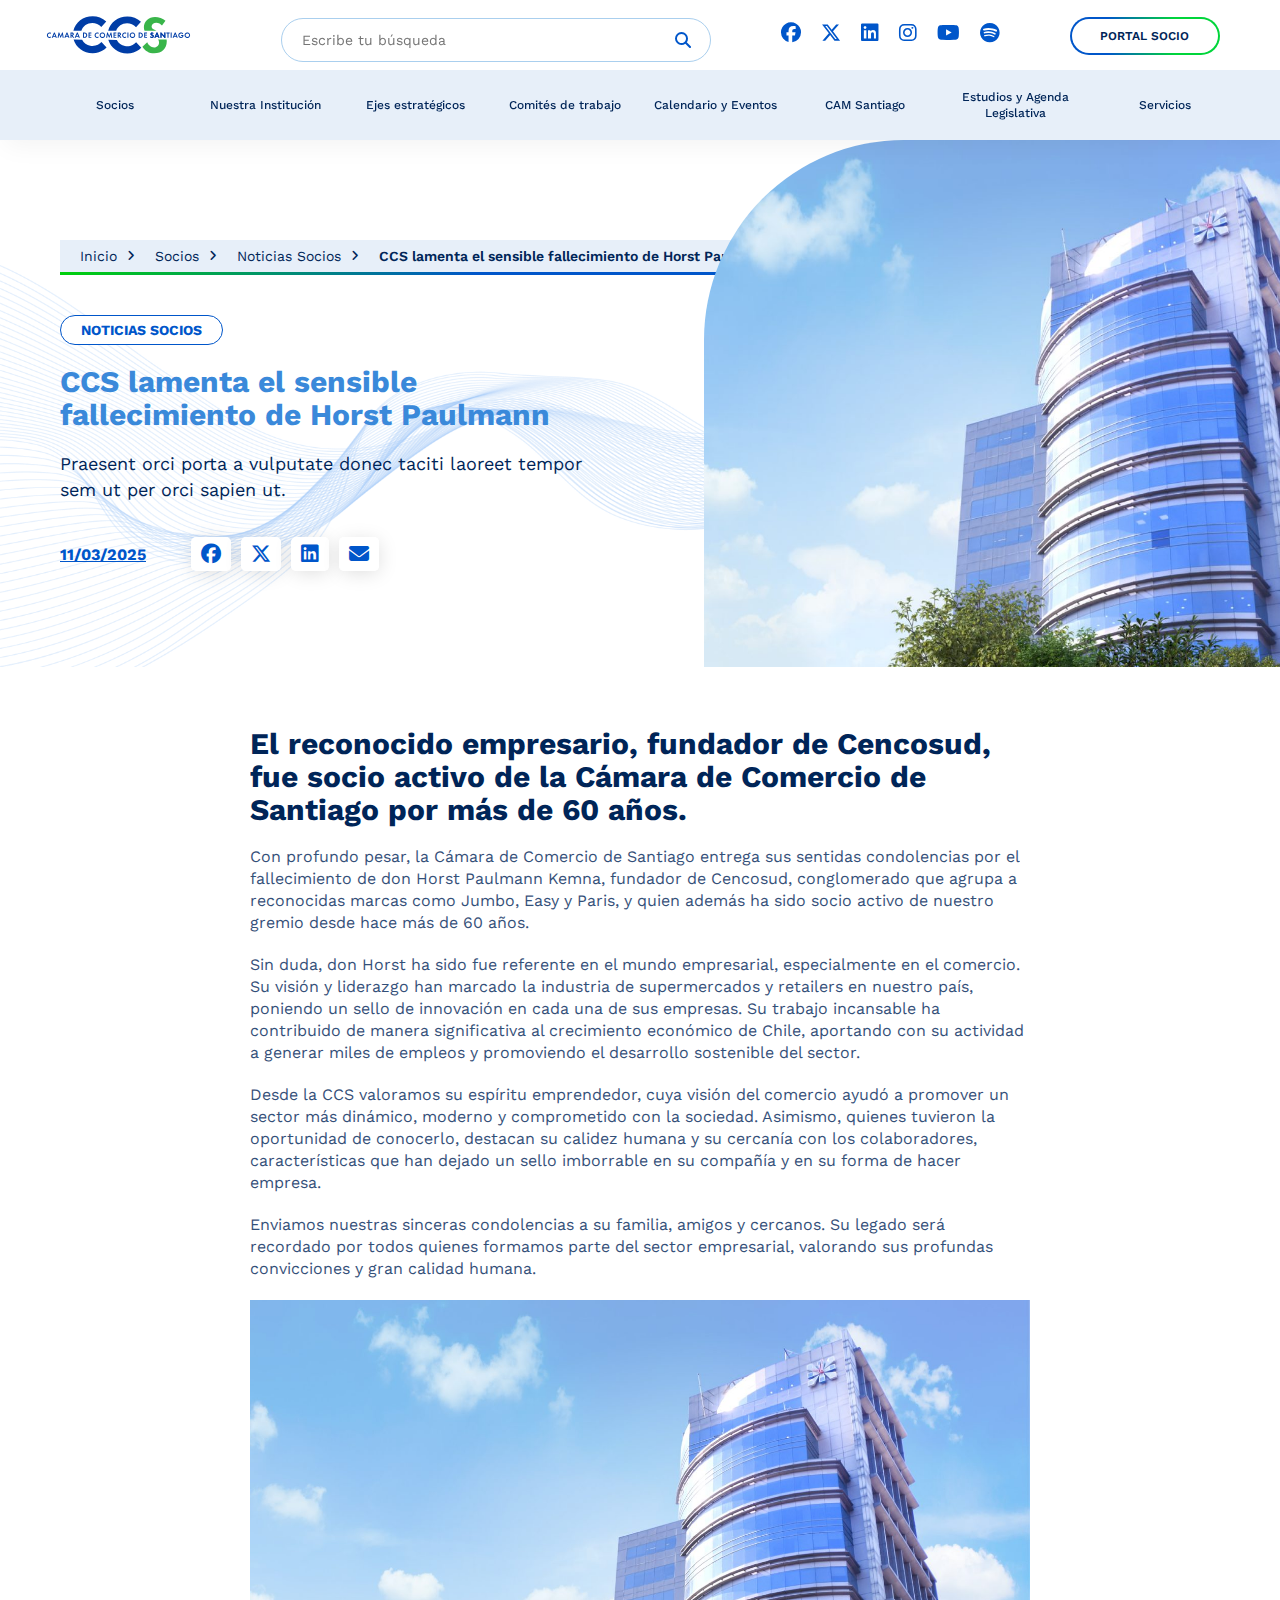
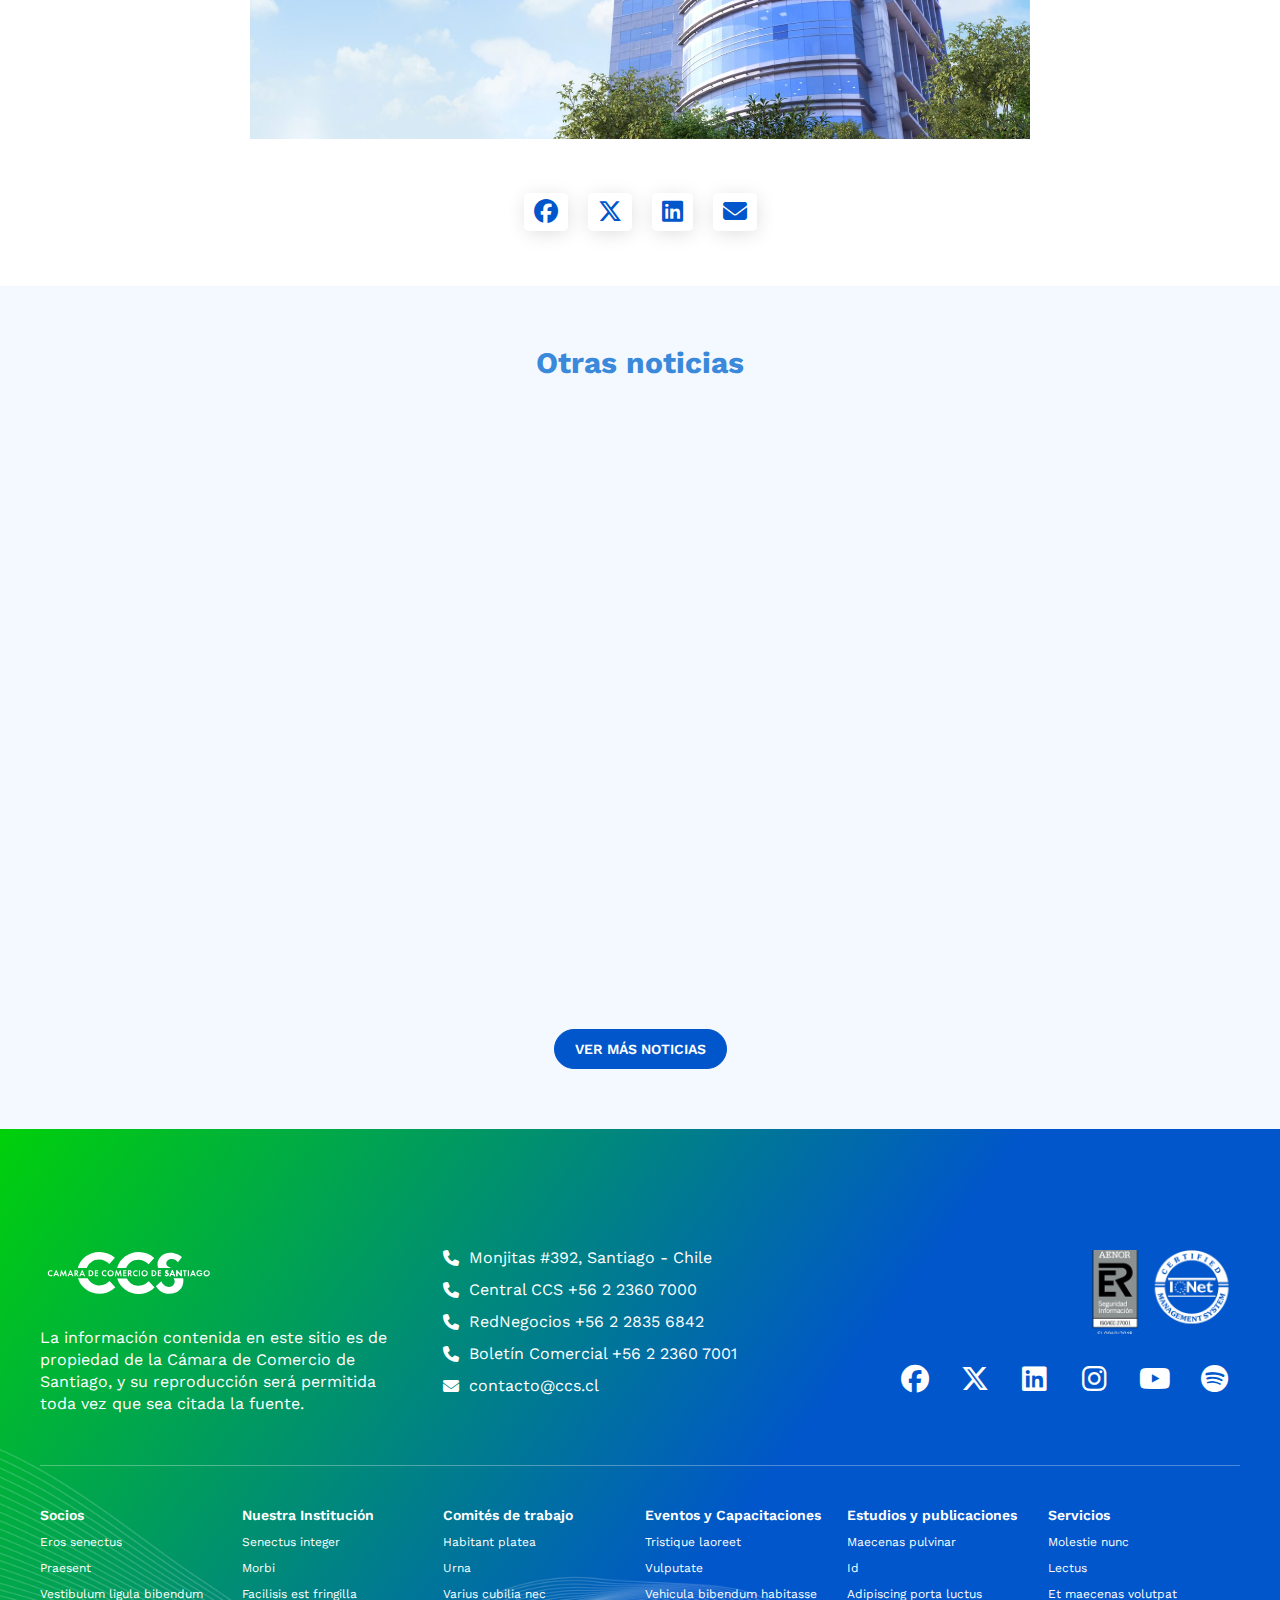
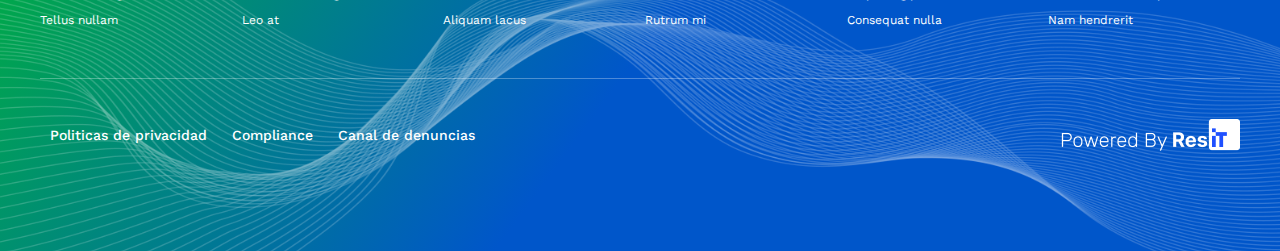
<file: single-new.html>
<!DOCTYPE html>
<html lang="es">
  <head>
    <title>Cámara de Comercio de Santiago - CCS</title>
    <meta charset="UTF-8">
    <link href="img/favicon.png" rel="shortcut icon">
    <meta name="viewport" content="width=device-width, initial-scale=1, maximum-scale=1">
    <link href="css/main.css?v=1264" rel="stylesheet" type="text/css">
    <script src="js/main.js?v=1264" type="text/javascript"></script>
    <link rel="stylesheet" href="https://cdnjs.cloudflare.com/ajax/libs/font-awesome/6.7.2/css/all.min.css">
    <!-- Meta tags facebook-->
    <meta property="og:title" content="#">
    <meta property="og:description" content="#">
    <meta property="og:image" content="#">
    <!-- Meta tags twitter cards-->
    <meta name="twitter:card" content="summary_large_image">
    <meta name="twitter:title" content="#">
    <meta name="twitter:description" content="#">
    <meta name="twitter:image" content="#"><link rel="preconnect" href="https://fonts.googleapis.com">
    <link rel="preconnect" href="https://fonts.gstatic.com" crossorigin>
    <link href="https://fonts.googleapis.com/css2?family=Work+Sans:ital,wght@0,100..900;1,100..900&display=swap" rel="stylesheet">
    <link rel="stylesheet" href="https://cdnjs.cloudflare.com/ajax/libs/font-awesome/6.7.2/css/all.min.css">
  </head>
  <body>
    <header>
      <div class="header__primary">
        <div class="header__wrap">
          <div class="header__flex">
            <div class="header__logo"><a href="index.html"><img src="img/icons/logo-ccs.svg"></a></div>
            <div class="header__search">
              <form>
                <div class="form__element">
                  <div class="form__input">
                    <input type="text" name="#" placeholder="Escribe tu búsqueda">
                  </div>
                  <div class="form__button">
                    <button><i class="fas fa-search"></i></button>
                  </div>
                </div>
              </form>
            </div>
            <div class="header__socials">
              <div class="header__social"><a href="#"><span class="fa-brands fa-facebook"></span></a></div>
              <div class="header__social"><a href="#"><span class="fa-brands fa-x-twitter"></span></a></div>
              <div class="header__social"><a href="#"><span class="fa-brands fa-linkedin"></span></a></div>
              <div class="header__social"><a href="#"><span class="fa-brands fa-instagram"></span></a></div>
              <div class="header__social"><a href="#"><span class="fa-brands fa-youtube"></span></a></div>
              <div class="header__social"><a href="#"><span class="fa-brands fa-spotify"> </span></a></div>
            </div>
            <div class="header__items">
              <div class="header__button"><a href="#" class="btn btn--grad btn--sm">Portal Socio</a></div>
              <div class="header__ham"><span></span><span></span><span></span></div>
            </div>
          </div>
        </div>
      </div>
      <div class="header__secondary">
        <div class="header__wrap">
          <div class="header__nav">
            <div class="header__nav__bg"></div>
            <div class="header__nav__nav">
              <div class="header__nav__close">
                <div></div>
                <div></div>
              </div>
              <div class="header__nav__back">
                <div></div>
                <div></div>
                <div></div>
              </div>
              <div class="header__menu">
                <nav>
                  <ul>
                    <li class="header__nav__li header__nav__li--socios"><a href="#">Socios</a></li>
                    <li class="header__nav__li header__nav__li--institucion"><a href="#">Nuestra Institución</a></li>
                    <li><a href="#">Ejes estratégicos</a></li>
                    <li><a href="#">Comités de trabajo</a></li>
                    <li><a href="#">Calendario y Eventos</a></li>
                    <li><a href="#">CAM Santiago</a></li>
                    <li><a href="#">Estudios y Agenda Legislativa</a></li>
                    <li><a href="#">Servicios</a></li>
                  </ul>
                </nav>
              </div>
            </div>
            <div class="header__nav__mobile">
              <div class="header__nav__opacity"> </div>
              <div class="header__nav__nav"> 
                <div class="header__nav__nav__header"> 
                  <div class="header__nav__isotipo"> <img src="img/icons/logo-ccs.svg"></div>
                  <div class="header__nav__close">
                    <div></div>
                    <div></div>
                  </div>
                  <div class="header__nav__back">
                    <div></div>
                    <div></div>
                    <div></div>
                  </div>
                </div>
                <div class="header__nav__nav__body">
                  <div class="header__nav__nav__menu"> 
                    <ul>
                      <li><a href="#">Socios</a></li>
                      <li><a href="#">Nuestra Institución</a></li>
                      <li><a href="#">Ejes estratégicos</a></li>
                      <li><a href="#">Comités de trabajo</a></li>
                      <li><a href="#">Calendario y Eventos</a></li>
                      <li><a href="#">CAM Santiago</a></li>
                      <li><a href="#">Estudios y Agenda Legislativa</a></li>
                      <li><a href="#">Servicios</a></li>
                    </ul>
                  </div>
                </div>
                <div class="header__nav__nav__footer">
                  <div class="header__socials">
                    <div class="header__social"><a href="#"><span class="fa-brands fa-facebook"></span></a></div>
                    <div class="header__social"><a href="#"><span class="fa-brands fa-x-twitter"></span></a></div>
                    <div class="header__social"><a href="#"><span class="fa-brands fa-linkedin"></span></a></div>
                    <div class="header__social"><a href="#"><span class="fa-brands fa-instagram"></span></a></div>
                    <div class="header__social"><a href="#"><span class="fa-brands fa-youtube"></span></a></div>
                    <div class="header__social"><a href="#"><span class="fa-brands fa-spotify"> </span></a></div>
                  </div>
                  <div class="header__nav__buttons"><a href="contact.html" class="btn">Contacto</a></div>
                </div>
              </div>
            </div>
          </div>
        </div>
      </div>
      <div class="header__supernav">
        <div class="supernav">
          <div class="supernav__bg"></div>
          <div class="supernav__els">
            <div class="supernav__el supernav__el--socios">
              <div class="supernav__aside">
                <ul>
                  <li>Hazte Socio</li>
                  <li>Beneficios</li>
                  <li>Descuentos</li>
                  <li>StartCCS</li>
                  <li>Noticias Socios</li>
                  <li>Acceso portal Socios</li>
                </ul>
              </div>
              <div class="supernav__bodies">
                <div class="supernav__body">
                  <div class="cols">
                    <div class="col-md-6">
                      <div class="supernav__content">
                        <h3>Hazte Socio</h3>
                        <p>Etiam conubia ullamcorper ante mi aliquam per curabitur adipiscing taciti. Pellentesque lectus vivamus sollicitudin porta nam leo posuere imperdiet sollicitudin ultrices integer habitant ullamcorper turpis.
                        </p>
                      </div>
                    </div>
                    <div class="col-md-6">
                      <div class="supernav__content">
                        <p>Interdum sociosqu rhoncus vitae iaculis nam nullam arcu ullamcorper massa. Vestibulum maecenas consectetur nullam pretium duis metus lobortis diam in porta nulla lacinia mauris imperdiet leo eget sagittis adipiscing faucibus.
                        </p>
                        <ul>
                          <li>Fusce vitae
                          </li>
                          <li>Magna nullam
                          </li>
                          <li>Libero nostra
                          </li>
                        </ul>
                      </div>
                    </div>
                  </div>
                </div>
                <div class="supernav__body">
                  <div class="cols">
                    <div class="col-md-6">
                      <h3>Beneficios</h3>
                      <p>Malesuada egestas quisque gravida lectus diam ornare sem imperdiet rhoncus. At leo proin malesuada aptent etiam risus platea ut ut felis pellentesque blandit varius himenaeos.
                      </p>
                    </div>
                    <div class="col-md-6">
                      <div class="supernav__content">
                        <p>Tempus primis luctus netus tellus posuere vel facilisis congue feugiat. Integer at habitant curabitur molestie eget nostra suspendisse imperdiet primis dui habitant potenti quis inceptos et tincidunt odio habitant cras.
                        </p>
                        <ul>
                          <li>Fermentum cubilia
                          </li>
                          <li>Curabitur magna
                          </li>
                          <li>Neque quis
                          </li>
                        </ul>
                      </div>
                    </div>
                  </div>
                </div>
                <div class="supernav__body">
                  <div class="cols">
                    <div class="col-md-6">
                      <h3>Descuentos</h3>
                      <p>Vehicula aenean nulla lacus curae quisque felis enim lacus erat. Turpis pharetra mollis et porttitor cras phasellus odio hac aliquet sed sapien vel fusce bibendum.
                      </p>
                    </div>
                    <div class="col-md-6">
                      <div class="supernav__content">
                        <p>Tempus ut lectus taciti mattis facilisis fermentum nibh etiam suscipit. Semper nam hac libero sem at ad viverra pharetra donec mi fusce nulla mauris potenti ut ac tempus suspendisse varius.
                        </p>
                        <ul>
                          <li>Blandit scelerisque
                          </li>
                          <li>Porttitor quam
                          </li>
                          <li>Purus class
                          </li>
                        </ul>
                      </div>
                    </div>
                  </div>
                </div>
                <div class="supernav__body">
                  <div class="cols">
                    <div class="col-md-6">
                      <h3>StartCCS</h3>
                      <p>Aptent faucibus posuere ornare fringilla faucibus potenti eleifend odio sodales. Curabitur litora sociosqu blandit cubilia pretium tincidunt dictumst quisque tempus nec sodales condimentum porttitor quis.
                      </p>
                    </div>
                    <div class="col-md-6">
                      <div class="supernav__content">
                        <p>Faucibus class etiam justo sociosqu lacus suscipit posuere erat adipiscing. Risus libero faucibus iaculis mauris feugiat sed ullamcorper massa accumsan quis donec congue mattis pellentesque viverra et donec justo condimentum.
                        </p>
                        <ul>
                          <li>Condimentum iaculis
                          </li>
                          <li>Convallis quisque
                          </li>
                          <li>Sapien erat
                          </li>
                        </ul>
                      </div>
                    </div>
                  </div>
                </div>
                <div class="supernav__body">
                  <div class="cols">
                    <div class="col-md-6">
                      <div class="supernav__content">
                        <h3>Noticias Socios</h3>
                        <p>Leo justo lobortis metus colus adipiscing vestibulum nec lacus euismod. Fusce orci mauris faucibus tempor placerat placerat integer porttitor aliquam pellentesque facilisis imperdiet lacinia habitant.
                        </p>
                      </div>
                    </div>
                    <div class="col-md-6">
                      <div class="supernav__content">
                        <p>Curabitur diam porta ac nam massa sapien litora semper bibendum. Viverra cursus sapien metus semper dictum taciti vel senectus etiam convallis conubia ultrices interdum nec sapien eu aptent himenaeos sem.
                        </p>
                        <ul>
                          <li>Sem mi
                          </li>
                          <li>Consequat justo
                          </li>
                          <li>Dictumst fames
                          </li>
                        </ul>
                      </div>
                    </div>
                  </div>
                </div>
                <div class="supernav__body">
                  <div class="cols">
                    <div class="col-md-6">
                      <div class="supernav__content">
                        <h3>Acceso portal Socios</h3>
                        <p>Aliquam felis enim tortor rhoncus mollis colus integer nisl etiam. Proin etiam curae justo mattis mi urna venenatis aenean quis erat inceptos mattis phasellus varius.
                        </p>
                      </div>
                    </div>
                    <div class="col-md-6">
                      <div class="supernav__content">
                        <p>Nisi purus litora lectus ante eu gravida non nibh lectus. Morbi quisque aptent maecenas volutpat lectus sapien tempor maecenas potenti porttitor sodales commodo habitant donec tempus sem in senectus egestas.
                        </p>
                        <ul>
                          <li>Odio nulla
                          </li>
                          <li>Sapien lacinia
                          </li>
                          <li>Enim donec
                          </li>
                        </ul>
                      </div>
                    </div>
                  </div>
                </div>
              </div>
              <div class="supernav__footer">
                <div class="supernav__banner">
                  <div class="supernav__content">
                    <h4>¿AÚN NO ERES SOCIO?</h4>
                    <p>Únete a la CCS y aprovecha todos los beneficios disponibles para ti y tu empresa.</p><a class="btn btn--grad">Hazte socio</a>
                  </div>
                  <div class="supernav__image"><img src="img/uploads/image-banner-socio.png"></div>
                </div>
              </div>
            </div>
            <div class="supernav__el supernav__el--institucion">
              <div class="supernav__aside">
                <ul>
                  <li class="current">Datacenter</li>
                  <li>Cloud</li>
                  <li>Workplace Services</li>
                  <li>Soluciones de Infraestructura</li>
                  <li>Outsourcing TI</li>
                  <li>Soluciones de Negocio</li>
                  <li>Servicios TI</li>
                </ul>
              </div>
              <div class="supernav__bodies">
                <div class="supernav__body">
                  <div class="cols">
                    <div class="col-md-6">
                      <h3>Datacenter</h3>
                      <ul>
                        <li><a href="service-lvl-3.html">Facilities</a></li>
                        <li><a href="service-lvl-3.html">Managed Services</a></li>
                        <li><a href="service-lvl-3.html">SOC <span style="color:red;">???</span></a></li>
                      </ul>
                    </div>
                    <div class="col-md-6">
                      <div class="content">
                        <p>Venenatis torquent congue aliquet tempus dapibus senectus ac sollicitudin viverra molestie curae vehicula ligula vestibulum venenatis molestie consectetur pellentesque felis.
                        </p>
                        <ul>
                          <li>Porta est
                          </li>
                          <li>Tempus arcu
                          </li>
                          <li>Fames imperdiet
                          </li>
                        </ul>
                      </div>
                    </div>
                  </div>
                </div>
                <div class="supernav__body">
                  <div class="cols">
                    <div class="col-md-6">
                      <h3>Cloud</h3>
                      <ul>
                        <li><a href="service-lvl-3.html">Cloud Empresarial SONDA</a></li>
                        <li><a href="service-lvl-3.html">Cloud para SAP HANA</a></li>
                        <li><a href="service-lvl-3-azure.html">Managed Azure</a></li>
                        <li><a href="service-lvl-3.html">Multicloud</a></li>
                        <li><a href="service-lvl-3.html">Managed AWS</a></li>
                      </ul>
                    </div>
                    <div class="col-md-6">
                      <div class="content">
                        <p>Donec enim taciti potenti hendrerit facilisis fermentum pharetra eu risus aliquam dictum in aenean condimentum integer proin rhoncus duis cursus.
                        </p>
                        <ul>
                          <li>Hendrerit placerat
                          </li>
                          <li>Nisi leo
                          </li>
                          <li>Ornare quisque
                          </li>
                        </ul>
                      </div>
                    </div>
                  </div>
                </div>
                <div class="supernav__body">
                  <div class="cols">
                    <div class="col-md-6">
                      <h3>Workplace Services</h3>
                      <ul>
                        <li><a href="service-lvl-3.html">Managed Device Services</a></li>
                        <li><a href="service-lvl-3.html">Soporte Workplace</a></li>
                        <li><a href="service-lvl-3.html">Workplace Solutions</a></li>
                      </ul>
                    </div>
                    <div class="col-md-6">
                      <div class="content">
                        <p>Vitae pulvinar conubia congue cursus eu phasellus morbi lacus fames dapibus lobortis viverra per per id inceptos egestas porttitor nibh.
                        </p>
                        <ul>
                          <li>Volutpat odio
                          </li>
                          <li>Nunc porta
                          </li>
                          <li>Potenti lobortis
                          </li>
                        </ul>
                      </div>
                    </div>
                  </div>
                </div>
                <div class="supernav__body">
                  <div class="cols">
                    <div class="col-md-6">
                      <h3>Soluciones de Infraestructura</h3>
                      <ul>
                        <li><a href="service-lvl-3.html">Soluciones de Valor</a></li>
                        <li><a href="service-lvl-3.html">Servicios Profesionales</a></li>
                        <li><a href="service-lvl-3.html">Proyectos de Integración</a></li>
                        <li><a href="service-lvl-3.html">Software</a></li>
                        <li><a href="service-lvl-3.html">Equipamiento</a></li>
                        <li><a href="service-lvl-3.html">Servicios de Infraestructura</a></li>
                      </ul>
                    </div>
                    <div class="col-md-6">
                      <div class="content">
                        <p>Cubilia imperdiet vehicula et mauris vivamus leo sollicitudin pulvinar conubia porta donec volutpat habitasse hac conubia pretium duis scelerisque feugiat.
                        </p>
                        <ul>
                          <li>Vel dapibus
                          </li>
                          <li>Ultrices scelerisque
                          </li>
                          <li>Etiam donec
                          </li>
                        </ul>
                      </div>
                    </div>
                  </div>
                </div>
                <div class="supernav__body">
                  <div class="cols">
                    <div class="col-md-6">
                      <h3>Outsourcing TI</h3>
                      <ul>
                        <li><a href="service-lvl-3.html">Outsourcing Transformacional</a></li>
                        <li><a href="service-lvl-3.html">Managed Device Services</a></li>
                        <li><a href="service-lvl-3.html">Datacenter</a></li>
                        <li><a href="service-lvl-3.html">Soporte Workplace</a></li>
                      </ul>
                    </div>
                    <div class="col-md-6">
                      <div class="content">
                        <p>Mauris tempor nostra et lobortis mollis pharetra sem est curabitur placerat commodo quisque conubia sed sociosqu sed taciti urna id.
                        </p>
                        <ul>
                          <li>Varius bibendum
                          </li>
                          <li>Elementum curae
                          </li>
                          <li>Sollicitudin a
                          </li>
                        </ul>
                      </div>
                    </div>
                  </div>
                </div>
                <div class="supernav__body">
                  <div class="cols">
                    <div class="col-md-6">
                      <h3>Soluciones de Negocio</h3>
                      <ul>
                        <li><a href="service-lvl-3.html">Salud</a></li>
                        <li><a href="service-lvl-3.html">Solución Comercio Exterior</a></li>
                        <li><a href="service-lvl-3.html">Solución Gestión Tributaria y Contable</a></li>
                        <li><a href="service-lvl-3.html">Transporte y Logística</a></li>
                        <li><a href="service-lvl-3.html">Manufactura</a></li>
                        <li><a href="service-lvl-3.html">Gobierno y Sector Público</a></li>
                        <li><a href="service-lvl-3.html">Utilities</a></li>
                        <li><a href="service-lvl-3.html">Solución de Control Financiero y Logístico</a></li>
                        <li><a href="service-lvl-3.html">Banca y Finanzas</a></li>
                        <li><a href="service-lvl-3.html">Cross Market Solutions</a></li>
                      </ul>
                    </div>
                    <div class="col-md-6">
                      <div class="content">
                        <p>Posuere pretium turpis eget inceptos porta nunc lacus facilisis quisque fusce nam tincidunt velit eu faucibus molestie sed euismod aliquet.
                        </p>
                        <ul>
                          <li>Elit hac
                          </li>
                          <li>Fusce fringilla
                          </li>
                          <li>Sed molestie
                          </li>
                        </ul>
                      </div>
                    </div>
                  </div>
                </div>
                <div class="supernav__body">
                  <div class="cols">
                    <div class="col-md-6">
                      <h3>Servicios TI</h3>
                      <ul>
                        <li><a href="service-lvl-3.html">Servicios para Aplicaciones</a></li>
                        <li><a href="service-lvl-3.html">Servicios de Infraestructura</a></li>
                        <li><a href="service-lvl-3.html">Application Management Services - AMS</a></li>
                        <li><a href="service-lvl-3.html">Servicios Profesionales</a></li>
                        <li><a href="service-lvl-3.html">Managed Services</a></li>
                      </ul>
                    </div>
                    <div class="col-md-6">
                      <div class="content">
                        <p>Urna sociosqu nam dui venenatis per gravida pretium fermentum suscipit vulputate nisi torquent erat taciti netus accumsan at malesuada non.
                        </p>
                        <ul>
                          <li>Senectus imperdiet
                          </li>
                          <li>Lobortis convallis
                          </li>
                          <li>Quam venenatis
                          </li>
                        </ul>
                      </div>
                    </div>
                  </div>
                </div>
              </div>
              <div class="supernav__footer"></div>
            </div>
          </div>
        </div>
      </div>
    </header>
    <div id="sections">
      <section class="section--header section--header--new">
        <div class="section__lines"> <img src="img/uploads/eff-lines-1.png"></div>
        <div class="section__wrap section__wrap--header">
          <div class="section__header">
            <div class="section__breadcrumb">
              <nav>
                <ol class="breadcrumb">
                  <li class="breadcrumb-item"><a href="#">Inicio<span class="fas fa-angle-right"></span></a></li>
                  <li class="breadcrumb-item"><a href="#">Socios<span class="fas fa-angle-right"></span></a></li>
                  <li class="breadcrumb-item"><a href="#">Noticias Socios<span class="fas fa-angle-right"></span></a></li>
                  <li class="breadcrumb-item current"><a href="#">CCS lamenta el sensible fallecimiento de Horst Paulmann</a></li>
                </ol>
              </nav>
            </div>
          </div>
          <div class="section__body">
            <div class="section__content"><span class="section__subtitle">Noticias Socios</span>
              <h1 class="h3 section__title">CCS lamenta el sensible fallecimiento de Horst Paulmann</h1>
              <p>Praesent orci porta a vulputate donec taciti laoreet tempor sem ut per orci sapien ut.
              </p>
            </div>
            <div class="section__info"><span class="section__date">11/03/2025</span>
              <div class="section__info__socials">
                <div class="section__social section__social--facebook"><a href="#" class="share share-facebook"><span class="fa-brands fa-facebook"></span></a></div>
                <div class="section__social section__social--x"><a href="#" class="share share-x"><span class="fa-brands fa-x-twitter"></span></a></div>
                <div class="section__social section__social--linkedin"><a href="#" class="share share-linkedin"><span class="fa-brands fa-linkedin"></span></a></div>
                <div class="section__social section__social--whatsapp"><a href="#" class="share share-whatsapp"><span class="fa-brands fa-whatsapp"></span></a></div>
                <div class="section__social section__social--email"><a href="#" class="share share-linkedin"><span class="fa-solid fa-envelope"></span></a></div>
              </div>
            </div>
          </div>
        </div>
        <div class="section__bg">
          <div class="bg"><img src="img/uploads/banner-header-6.jpg"></div>
        </div>
      </section>
      <section class="section--wp">
        <div class="section__wrap section--sm">
          <div class="section__body">
            <div class="section__content wp">
              <h3>El reconocido empresario, fundador de Cencosud, fue socio activo de la Cámara de Comercio de Santiago por más de 60 años.</h3>
              <p>Con profundo pesar, la Cámara de Comercio de Santiago entrega sus sentidas condolencias por el fallecimiento de don Horst Paulmann Kemna, fundador de Cencosud, conglomerado que agrupa a reconocidas marcas como Jumbo, Easy y Paris, y quien además ha sido socio activo de nuestro gremio desde hace más de 60 años.</p>
              <p>Sin duda, don Horst ha sido fue referente en el mundo empresarial, especialmente en el comercio. Su visión y liderazgo han marcado la industria de supermercados y retailers en nuestro país, poniendo un sello de innovación en cada una de sus empresas. Su trabajo incansable ha contribuido de manera significativa al crecimiento económico de Chile, aportando con su actividad a generar miles de empleos y promoviendo el desarrollo sostenible del sector.</p>
              <p>Desde la CCS valoramos su espíritu emprendedor, cuya visión del comercio ayudó a promover un sector más dinámico, moderno y comprometido con la sociedad. Asimismo, quienes tuvieron la oportunidad de conocerlo, destacan su calidez humana y su cercanía con los colaboradores, características que han dejado un sello imborrable en su compañía y en su forma de hacer empresa.</p>
              <p>Enviamos nuestras sinceras condolencias a su familia, amigos y cercanos. Su legado será recordado por todos quienes formamos parte del sector empresarial, valorando sus profundas convicciones y gran calidad humana.</p><img src="img/uploads/banner-header-6.jpg">
            </div>
          </div>
          <div class="section__footer">
            <div class="section__socials">
              <div class="section__social section__social--facebook"><a href="#" class="share share-facebook"><span class="fa-brands fa-facebook"></span></a></div>
              <div class="section__social section__social--x"><a href="#" class="share share-x"><span class="fa-brands fa-x-twitter"></span></a></div>
              <div class="section__social section__social--linkedin"><a href="#" class="share share-linkedin"><span class="fa-brands fa-linkedin"></span></a></div>
              <div class="section__social section__social--whatsapp"><a href="#" class="share share-whatsapp"><span class="fa-brands fa-whatsapp"></span></a></div>
              <div class="section__social section__social--email"><a href="#" class="share share-linkedin"><span class="fa-solid fa-envelope"></span></a></div>
            </div>
          </div>
        </div>
      </section>
      <section class="section--news section--light">
        <div class="section__wrap">
          <div class="section__header">
            <h3 class="section__title">Otras noticias</h3>
          </div>
          <div class="section__body">
            <div class="section__news">
              <div class="cols cols-gutter-2 cols-scroll">
                <div class="col-md-4 dscroll">
                  <article class="article--new">
                    <div class="article__bg"><span class="article__category">Noticias</span>
                      <div class="bg"><img src="img/uploads/image-new-1.jpg"></div>
                    </div>
                    <div class="article__body">
                      <div class="article__content"><span class="article__date">17/12/2024</span>
                        <h4 class="article__title">Black Friday 2024 supera los US$550 millones en ventas online y presenciales</h4>
                        <p>Las cifras reflejan un notable aumento del 25% en los valores nominales (en pesos) y del 14% en la cantidad de transacciones ...</p>
                      </div>
                      <div class="article__button"><a href="single-new.html" class="btn btn--sm btn--grad">Ver más</a></div>
                    </div>
                  </article>
                </div>
                <div class="col-md-4 dscroll">
                  <article class="article--new">
                    <div class="article__bg"><span class="article__category">Noticias</span>
                      <div class="bg"><img src="img/uploads/image-new-2.jpg"></div>
                    </div>
                    <div class="article__body">
                      <div class="article__content"><span class="article__date">17/12/2024</span>
                        <h4 class="article__title">CCS se reúne con alcalde de Santiago para abordar desafíos del centro de la ciudad</h4>
                        <p>La Cámara de Comercio de Santiago y el alcalde Mario Desbordes se reunieron para analizar temas prioritarios como la seguridad ...</p>
                      </div>
                      <div class="article__button"><a href="single-new.html" class="btn btn--sm btn--grad">Ver más</a></div>
                    </div>
                  </article>
                </div>
                <div class="col-md-4 dscroll">
                  <article class="article--new">
                    <div class="article__bg"><span class="article__category">Noticias</span>
                      <div class="bg"><img src="img/uploads/image-new-3.jpg"></div>
                    </div>
                    <div class="article__body">
                      <div class="article__content"><span class="article__date">17/12/2024</span>
                        <h4 class="article__title">Mastercard premió a Evertec en los “Acceptance – Growth”</h4>
                        <p>Evertec recibió un “Acceptance – Growth” durante los Mastercard Engage LAC Excellence Awards 2024. ...</p>
                      </div>
                      <div class="article__button"><a href="single-new.html" class="btn btn--sm btn--grad">Ver más</a></div>
                    </div>
                  </article>
                </div>
              </div>
            </div>
          </div>
          <div class="section__footer"><a href="#" class="btn">Ver más noticias</a></div>
        </div>
      </section>
    </div>
    <footer>
      <div class="footer__lines"><img src="img/uploads/eff-lines-footer.png"></div>
      <div class="footer__wrap"> 
        <div class="footer__header">
          <div class="cols">
            <div class="footer__flex">
              <div class="col-md-4">
                <div class="footer__left">
                  <div class="footer__logo"><img src="img/icons/logo-ccs-white.svg"></div>
                  <p>La información contenida en este sitio es de propiedad de la Cámara de Comercio de Santiago, y su reproducción será permitida toda vez que sea citada la fuente.</p>
                </div>
              </div>
              <div class="col-md-4">
                <div class="footer__infos">
                  <p class="footer__info">Monjitas #392, Santiago - Chile<span class="fa-solid fa-phone"></span></p>
                  <p class="footer__info">Central CCS +56 2 2360 7000<span class="fa-solid fa-phone"></span></p>
                  <p class="footer__info">RedNegocios +56 2 2835 6842<span class="fa-solid fa-phone"></span></p>
                  <p class="footer__info">Boletín Comercial +56 2 2360 7001<span class="fa-solid fa-phone"></span></p>
                  <p class="footer__info">contacto@ccs.cl<span class="fa-solid fa-envelope"></span></p>
                </div>
              </div>
              <div class="col-md-4">
                <div class="footer__right">
                  <div class="footer__certifications"><img src="img/icons/logo-certifications.png"></div>
                  <div class="footer__socials">
                    <div class="footer__social"><a href="#"><span class="fa-brands fa-facebook"></span></a></div>
                    <div class="footer__social"><a href="#"><span class="fa-brands fa-x-twitter"></span></a></div>
                    <div class="footer__social"><a href="#"><span class="fa-brands fa-linkedin"></span></a></div>
                    <div class="footer__social"><a href="#"><span class="fa-brands fa-instagram"></span></a></div>
                    <div class="footer__social"><a href="#"><span class="fa-brands fa-youtube"></span></a></div>
                    <div class="footer__social"><a href="#"><span class="fa-brands fa-spotify"></span></a></div>
                  </div>
                </div>
              </div>
            </div>
          </div>
        </div>
        <div class="footer__body">
          <div class="cols">
            <div class="col-xs-6 col-md-2">
              <div class="footer__nav">
                <h4>Socios</h4>
                <ul>
                  <li><a href="#">Eros senectus</a></li>
                  <li><a href="#">Praesent</a></li>
                  <li><a href="#">Vestibulum ligula bibendum</a></li>
                  <li><a href="#">Tellus nullam</a></li>
                </ul>
              </div>
            </div>
            <div class="col-xs-6 col-md-2">
              <div class="footer__nav">
                <h4>Nuestra Institución</h4>
                <ul>
                  <li><a href="#">Senectus integer</a></li>
                  <li><a href="#">Morbi</a></li>
                  <li><a href="#">Facilisis est fringilla</a></li>
                  <li><a href="#">Leo at</a></li>
                </ul>
              </div>
            </div>
            <div class="col-xs-6 col-md-2">
              <div class="footer__nav">
                <h4>Comités de trabajo</h4>
                <ul>
                  <li><a href="#">Habitant platea</a></li>
                  <li><a href="#">Urna</a></li>
                  <li><a href="#">Varius cubilia nec</a></li>
                  <li><a href="#">Aliquam lacus</a></li>
                </ul>
              </div>
            </div>
            <div class="col-xs-6 col-md-2">
              <div class="footer__nav">
                <h4>Eventos y Capacitaciones</h4>
                <ul>
                  <li><a href="#">Tristique laoreet</a></li>
                  <li><a href="#">Vulputate</a></li>
                  <li><a href="#">Vehicula bibendum habitasse</a></li>
                  <li><a href="#">Rutrum mi</a></li>
                </ul>
              </div>
            </div>
            <div class="col-xs-6 col-md-2">
              <div class="footer__nav">
                <h4>Estudios y publicaciones</h4>
                <ul>
                  <li><a href="#">Maecenas pulvinar</a></li>
                  <li><a href="#">Id</a></li>
                  <li><a href="#">Adipiscing porta luctus</a></li>
                  <li><a href="#">Consequat nulla</a></li>
                </ul>
              </div>
            </div>
            <div class="col-xs-6 col-md-2">
              <div class="footer__nav">
                <h4>Servicios</h4>
                <ul>
                  <li><a href="#">Molestie nunc</a></li>
                  <li><a href="#">Lectus</a></li>
                  <li><a href="#">Et maecenas volutpat</a></li>
                  <li><a href="#">Nam hendrerit</a></li>
                </ul>
              </div>
            </div>
          </div>
        </div>
        <div class="footer__footer">
          <div class="footer__flex">
            <div class="footer__links">
              <ul>
                <li><a href="#">Politicas de privacidad</a></li>
                <li><a href="#">Compliance</a></li>
                <li><a href="#">Canal de denuncias</a></li>
              </ul>
            </div>
            <div class="footer__powerby"><a href="#"><img src="img/icons/powerby-resit.png"></a></div>
          </div>
        </div>
      </div>
    </footer>
  </body>
</html>
</file>
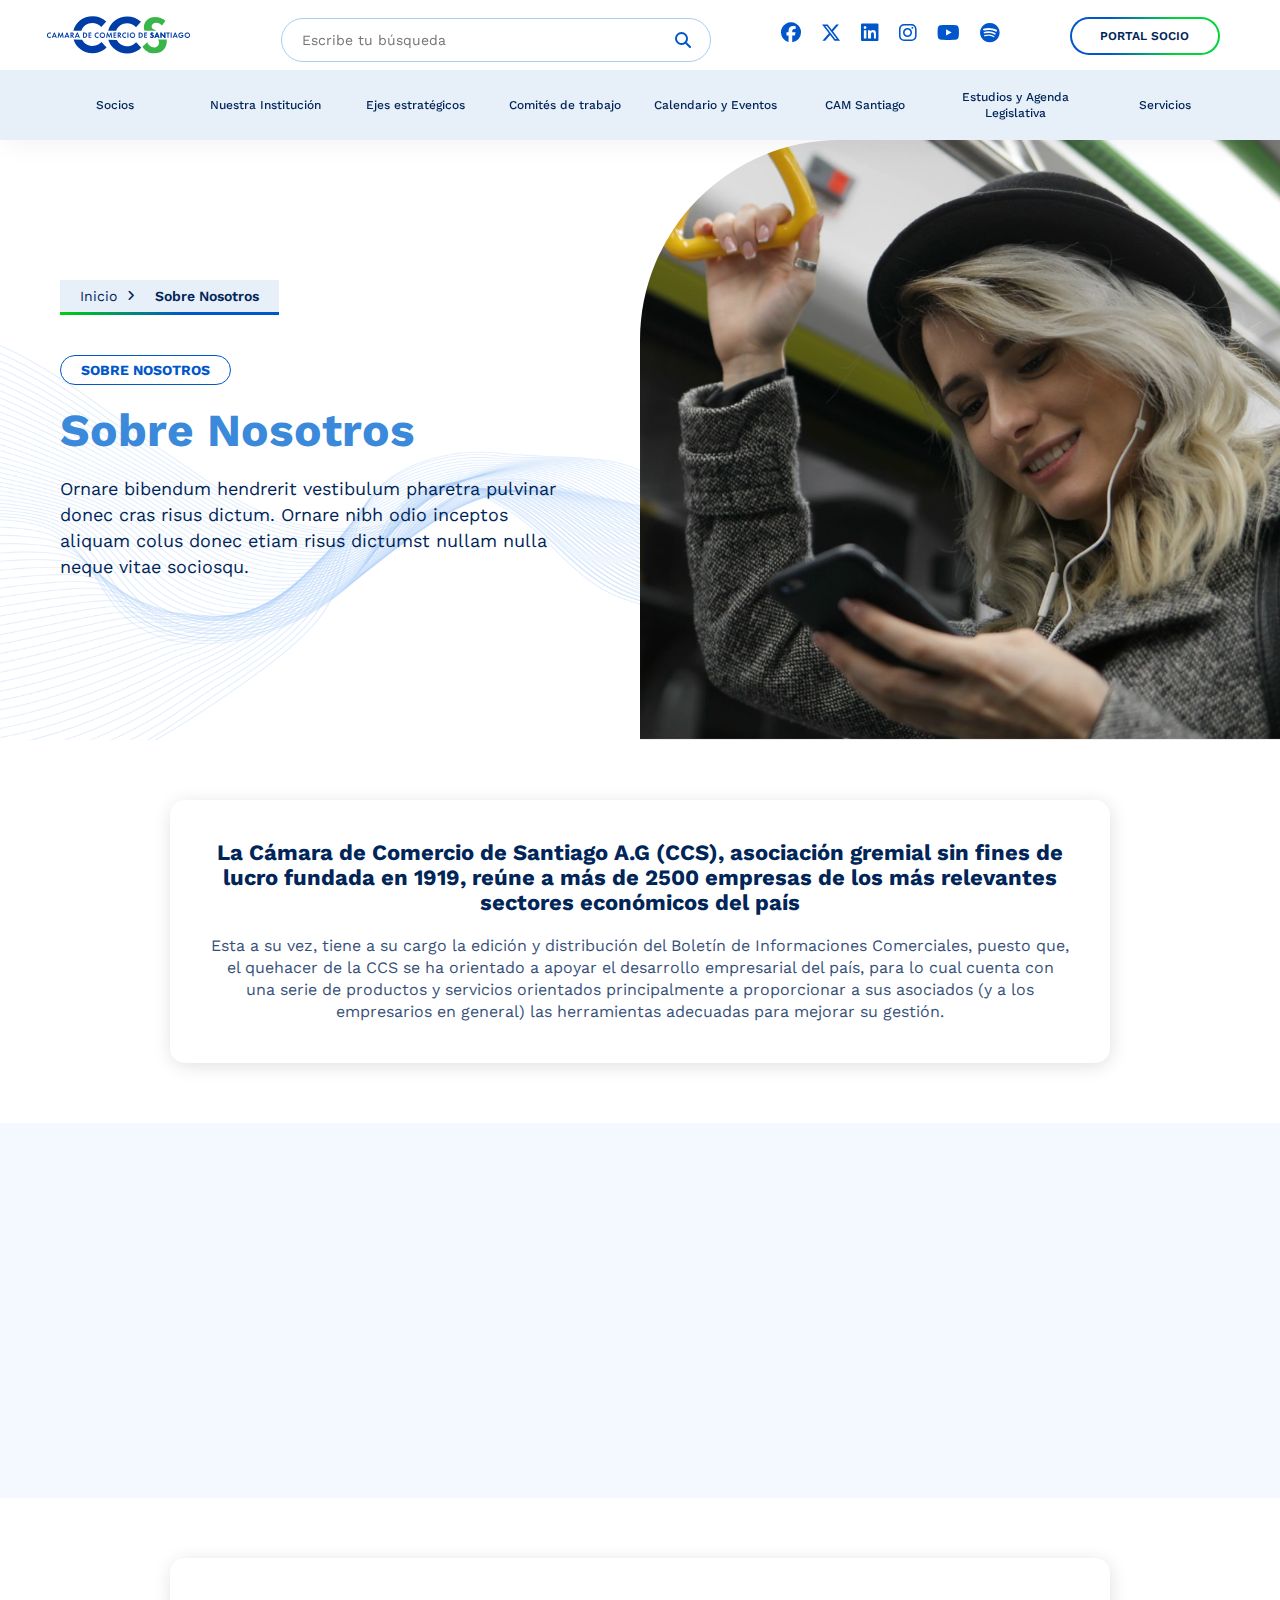
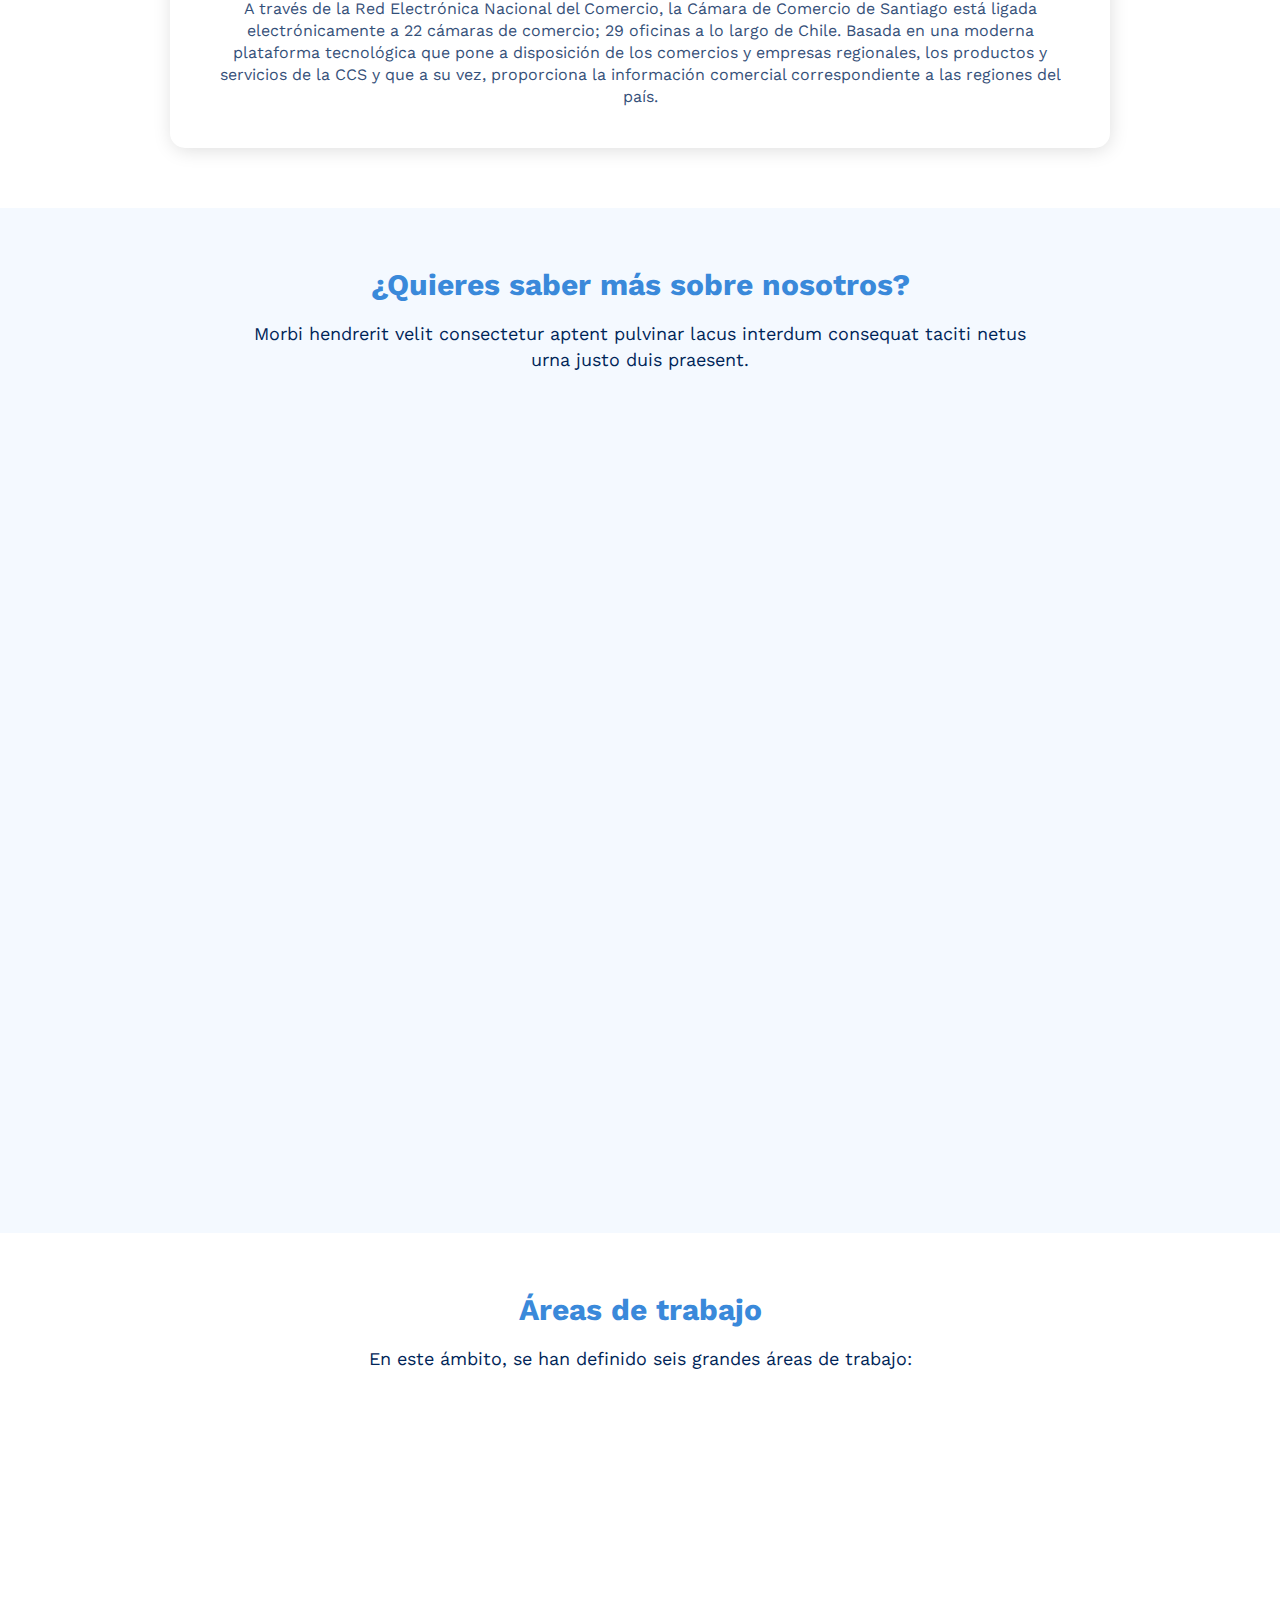
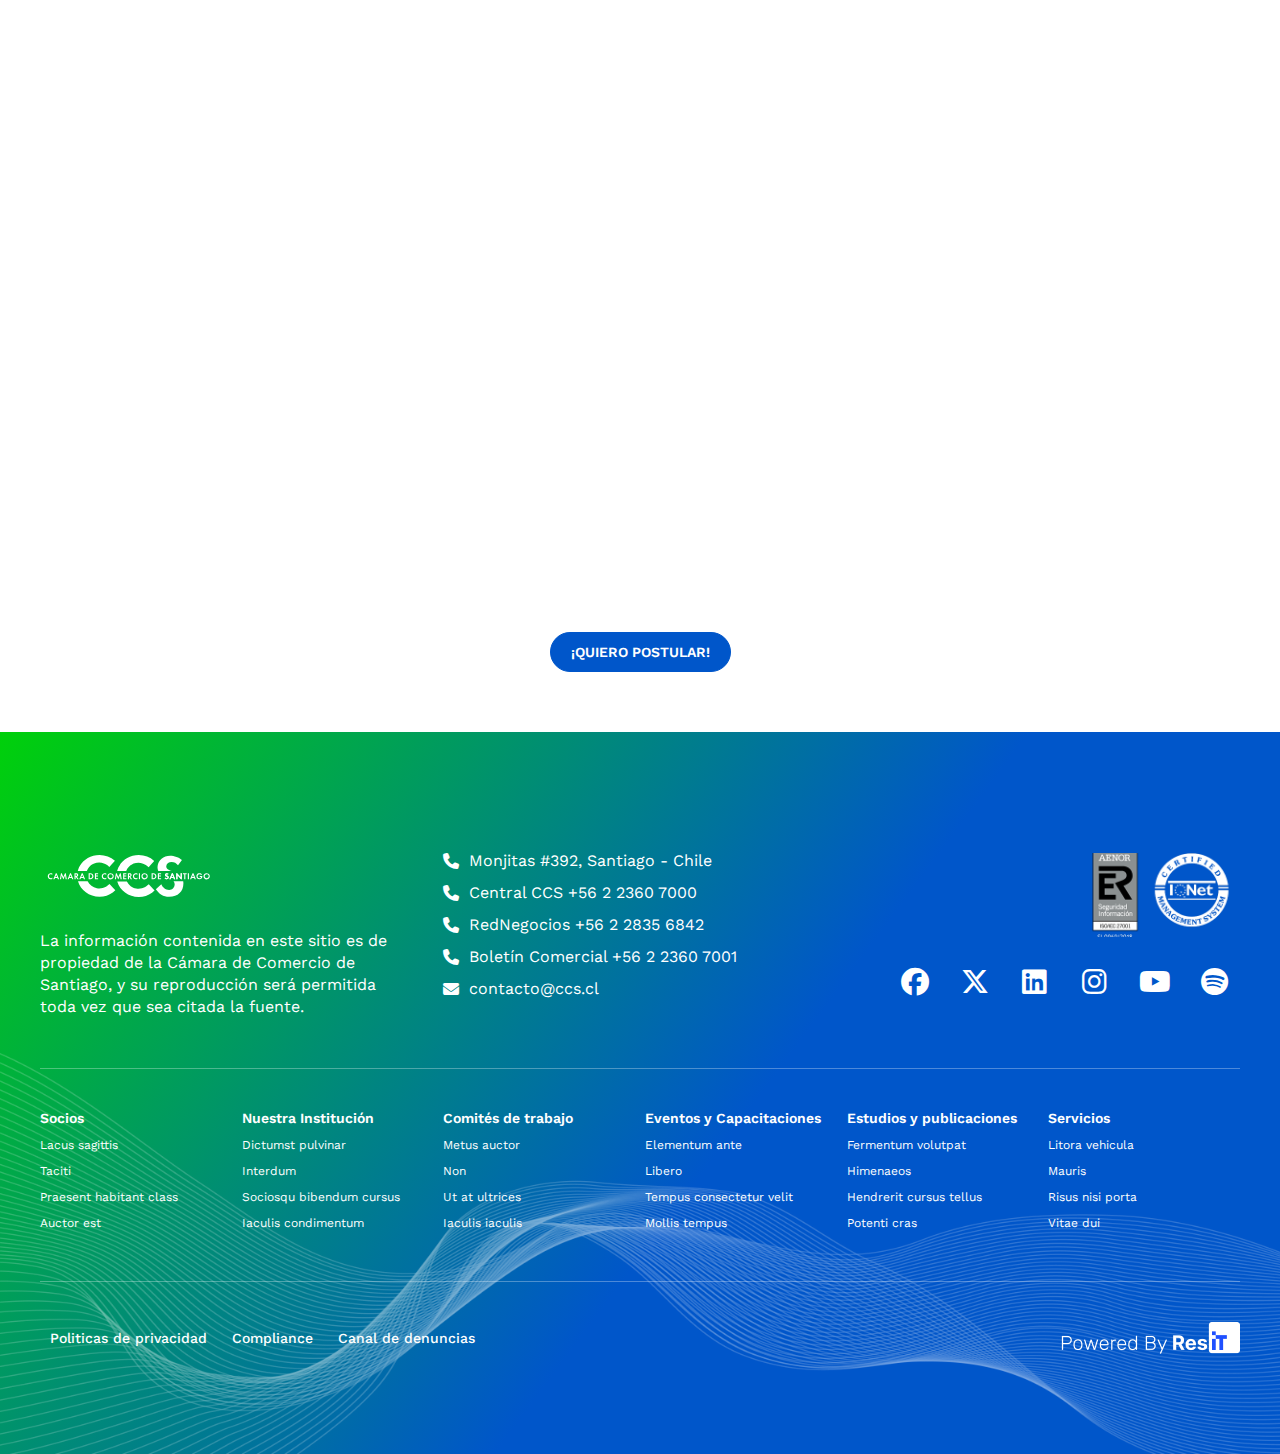
<file: sobre-nosotros.html>
<!DOCTYPE html>
<html lang="es">
  <head>
    <title>Cámara de Comercio de Santiago - CCS</title>
    <meta charset="UTF-8">
    <link href="img/favicon.png" rel="shortcut icon">
    <meta name="viewport" content="width=device-width, initial-scale=1, maximum-scale=1">
    <link href="css/main.css?v=11134" rel="stylesheet" type="text/css">
    <script src="js/main.js?v=11134" type="text/javascript"></script>
    <link rel="stylesheet" href="https://cdnjs.cloudflare.com/ajax/libs/font-awesome/6.7.2/css/all.min.css">
    <!-- Meta tags facebook-->
    <meta property="og:title" content="#">
    <meta property="og:description" content="#">
    <meta property="og:image" content="#">
    <!-- Meta tags twitter cards-->
    <meta name="twitter:card" content="summary_large_image">
    <meta name="twitter:title" content="#">
    <meta name="twitter:description" content="#">
    <meta name="twitter:image" content="#"><link rel="preconnect" href="https://fonts.googleapis.com">
    <link rel="preconnect" href="https://fonts.gstatic.com" crossorigin>
    <link href="https://fonts.googleapis.com/css2?family=Work+Sans:ital,wght@0,100..900;1,100..900&display=swap" rel="stylesheet">
    <link rel="stylesheet" href="https://cdnjs.cloudflare.com/ajax/libs/font-awesome/6.7.2/css/all.min.css">
  </head>
  <body>
    <header>
      <div class="header__primary">
        <div class="header__wrap">
          <div class="header__flex">
            <div class="header__logo"><a href="index.html"><img src="img/icons/logo-ccs.svg"></a></div>
            <div class="header__search">
              <form>
                <div class="form__element">
                  <div class="form__input">
                    <input type="text" name="#" placeholder="Escribe tu búsqueda">
                  </div>
                  <div class="form__button">
                    <button><i class="fas fa-search"></i></button>
                  </div>
                </div>
              </form>
            </div>
            <div class="header__socials">
              <div class="header__social"><a href="#"><span class="fa-brands fa-facebook"></span></a></div>
              <div class="header__social"><a href="#"><span class="fa-brands fa-x-twitter"></span></a></div>
              <div class="header__social"><a href="#"><span class="fa-brands fa-linkedin"></span></a></div>
              <div class="header__social"><a href="#"><span class="fa-brands fa-instagram"></span></a></div>
              <div class="header__social"><a href="#"><span class="fa-brands fa-youtube"></span></a></div>
              <div class="header__social"><a href="#"><span class="fa-brands fa-spotify"> </span></a></div>
            </div>
            <div class="header__items">
              <div class="header__button"><a href="#" class="btn btn--grad btn--sm">Portal Socio</a></div>
              <div class="header__ham"><span></span><span></span><span></span></div>
            </div>
          </div>
        </div>
      </div>
      <div class="header__secondary">
        <div class="header__wrap">
          <div class="header__nav">
            <div class="header__nav__bg"></div>
            <div class="header__nav__nav">
              <div class="header__nav__close">
                <div></div>
                <div></div>
              </div>
              <div class="header__nav__back">
                <div></div>
                <div></div>
                <div></div>
              </div>
              <div class="header__menu">
                <nav>
                  <ul>
                    <li class="header__nav__li header__nav__li--socios"><a href="#">Socios</a></li>
                    <li class="header__nav__li header__nav__li--institucion"><a href="#">Nuestra Institución</a></li>
                    <li><a href="#">Ejes estratégicos</a></li>
                    <li><a href="#">Comités de trabajo</a></li>
                    <li><a href="#">Calendario y Eventos</a></li>
                    <li><a href="#">CAM Santiago</a></li>
                    <li><a href="#">Estudios y Agenda Legislativa</a></li>
                    <li><a href="#">Servicios</a></li>
                  </ul>
                </nav>
              </div>
            </div>
            <div class="header__nav__mobile">
              <div class="header__nav__opacity"> </div>
              <div class="header__nav__nav"> 
                <div class="header__nav__nav__header"> 
                  <div class="header__nav__isotipo"> <img src="img/icons/logo-ccs.svg"></div>
                  <div class="header__nav__close">
                    <div></div>
                    <div></div>
                  </div>
                  <div class="header__nav__back">
                    <div></div>
                    <div></div>
                    <div></div>
                  </div>
                </div>
                <div class="header__nav__nav__body">
                  <div class="header__nav__nav__menu"> 
                    <ul>
                      <li><a href="#">Socios</a></li>
                      <li><a href="#">Nuestra Institución</a></li>
                      <li><a href="#">Ejes estratégicos</a></li>
                      <li><a href="#">Comités de trabajo</a></li>
                      <li><a href="#">Calendario y Eventos</a></li>
                      <li><a href="#">CAM Santiago</a></li>
                      <li><a href="#">Estudios y Agenda Legislativa</a></li>
                      <li><a href="#">Servicios</a></li>
                    </ul>
                  </div>
                </div>
                <div class="header__nav__nav__footer">
                  <div class="header__socials">
                    <div class="header__social"><a href="#"><span class="fa-brands fa-facebook"></span></a></div>
                    <div class="header__social"><a href="#"><span class="fa-brands fa-x-twitter"></span></a></div>
                    <div class="header__social"><a href="#"><span class="fa-brands fa-linkedin"></span></a></div>
                    <div class="header__social"><a href="#"><span class="fa-brands fa-instagram"></span></a></div>
                    <div class="header__social"><a href="#"><span class="fa-brands fa-youtube"></span></a></div>
                    <div class="header__social"><a href="#"><span class="fa-brands fa-spotify"> </span></a></div>
                  </div>
                  <div class="header__nav__buttons"><a href="contact.html" class="btn">Contacto</a></div>
                </div>
              </div>
            </div>
          </div>
        </div>
      </div>
      <div class="header__supernav">
        <div class="supernav">
          <div class="supernav__bg"></div>
          <div class="supernav__els">
            <div class="supernav__el supernav__el--socios">
              <div class="supernav__aside">
                <ul>
                  <li>Hazte Socio</li>
                  <li>Beneficios</li>
                  <li>Descuentos</li>
                  <li>StartCCS</li>
                  <li>Noticias Socios</li>
                  <li>Acceso portal Socios</li>
                </ul>
              </div>
              <div class="supernav__bodies">
                <div class="supernav__body">
                  <div class="cols">
                    <div class="col-md-6">
                      <div class="supernav__content">
                        <h3>Hazte Socio</h3>
                        <p>Litora sodales mi enim malesuada lobortis habitant mattis venenatis primis. Consectetur diam aliquam enim suscipit vel non cras nec felis non id tristique erat sagittis.
                        </p>
                      </div>
                    </div>
                    <div class="col-md-6">
                      <div class="supernav__content">
                        <p>Ac nec convallis a odio ut suspendisse consectetur posuere nam. Ante facilisis vel dictum erat et lacinia orci morbi metus ante accumsan maecenas eros leo tincidunt viverra himenaeos volutpat aliquam.
                        </p>
                        <ul>
                          <li>Aliquam laoreet
                          </li>
                          <li>Interdum habitasse
                          </li>
                          <li>Tempor hendrerit
                          </li>
                        </ul>
                      </div>
                    </div>
                  </div>
                </div>
                <div class="supernav__body">
                  <div class="cols">
                    <div class="col-md-6">
                      <h3>Beneficios</h3>
                      <p>Aliquet magna eleifend cras accumsan vehicula mattis consectetur porttitor lectus. Augue aliquam ut purus dictumst fermentum mi placerat donec at venenatis feugiat varius orci nisl.
                      </p>
                    </div>
                    <div class="col-md-6">
                      <div class="supernav__content">
                        <p>Elit lacinia tortor cras senectus nullam curabitur hac congue pellentesque. Consectetur ornare dictum blandit consequat purus a phasellus fringilla varius tellus primis ultricies placerat eu adipiscing phasellus ornare felis elit.
                        </p>
                        <ul>
                          <li>Maecenas imperdiet
                          </li>
                          <li>Aenean laoreet
                          </li>
                          <li>Sapien mattis
                          </li>
                        </ul>
                      </div>
                    </div>
                  </div>
                </div>
                <div class="supernav__body">
                  <div class="cols">
                    <div class="col-md-6">
                      <h3>Descuentos</h3>
                      <p>Rhoncus hac facilisis urna sed justo litora iaculis convallis gravida. Sagittis proin mollis habitant fringilla massa convallis quis eros quam maecenas ligula phasellus eget justo.
                      </p>
                    </div>
                    <div class="col-md-6">
                      <div class="supernav__content">
                        <p>Leo ligula ligula laoreet ante quisque libero himenaeos at aliquam. Mattis fusce elit senectus etiam cras viverra colus per dictum a quisque mauris fames imperdiet hendrerit integer quisque lacinia mollis.
                        </p>
                        <ul>
                          <li>Metus purus
                          </li>
                          <li>Phasellus placerat
                          </li>
                          <li>Libero faucibus
                          </li>
                        </ul>
                      </div>
                    </div>
                  </div>
                </div>
                <div class="supernav__body">
                  <div class="cols">
                    <div class="col-md-6">
                      <h3>StartCCS</h3>
                      <p>Suspendisse eleifend inceptos libero eleifend cursus varius mattis ligula nam. Sem urna ultricies nec rutrum quisque egestas venenatis litora metus aliquam dictum lobortis eget congue.
                      </p>
                    </div>
                    <div class="col-md-6">
                      <div class="supernav__content">
                        <p>Consectetur habitant metus porttitor tempor habitasse at conubia iaculis elit. Vehicula adipiscing molestie donec interdum aliquet lacus torquent mauris quam semper mollis ut dictumst nulla gravida condimentum nisl dapibus lectus.
                        </p>
                        <ul>
                          <li>Volutpat dictumst
                          </li>
                          <li>Facilisis ut
                          </li>
                          <li>Interdum malesuada
                          </li>
                        </ul>
                      </div>
                    </div>
                  </div>
                </div>
                <div class="supernav__body">
                  <div class="cols">
                    <div class="col-md-6">
                      <div class="supernav__content">
                        <h3>Noticias Socios</h3>
                        <p>Bibendum vivamus est scelerisque luctus non felis semper vivamus nisi. Sem mauris ultrices faucibus venenatis euismod habitant sollicitudin accumsan commodo elit pellentesque posuere eros ullamcorper.
                        </p>
                      </div>
                    </div>
                    <div class="col-md-6">
                      <div class="supernav__content">
                        <p>Ultrices porttitor ullamcorper consequat suscipit ornare fermentum accumsan proin ornare. Auctor feugiat in molestie magna nam class diam bibendum class hendrerit aenean etiam etiam aenean luctus morbi netus posuere vel.
                        </p>
                        <ul>
                          <li>Aliquam cursus
                          </li>
                          <li>Sapien curae
                          </li>
                          <li>Vitae viverra
                          </li>
                        </ul>
                      </div>
                    </div>
                  </div>
                </div>
                <div class="supernav__body">
                  <div class="cols">
                    <div class="col-md-6">
                      <div class="supernav__content">
                        <h3>Acceso portal Socios</h3>
                        <p>Lectus dictumst lacinia luctus integer mollis netus tincidunt ligula ut. Lacus curabitur et inceptos justo fames euismod a lacus condimentum enim sem neque nulla lacinia.
                        </p>
                      </div>
                    </div>
                    <div class="col-md-6">
                      <div class="supernav__content">
                        <p>Faucibus et fames hendrerit malesuada litora nunc erat orci iaculis. At dui erat non quisque curae felis semper laoreet erat habitasse neque auctor etiam ullamcorper auctor venenatis iaculis condimentum feugiat.
                        </p>
                        <ul>
                          <li>Faucibus velit
                          </li>
                          <li>Mauris semper
                          </li>
                          <li>Fringilla posuere
                          </li>
                        </ul>
                      </div>
                    </div>
                  </div>
                </div>
              </div>
              <div class="supernav__footer">
                <div class="supernav__banner">
                  <div class="supernav__content">
                    <h4>¿AÚN NO ERES SOCIO?</h4>
                    <p>Únete a la CCS y aprovecha todos los beneficios disponibles para ti y tu empresa.</p><a class="btn btn--grad">Hazte socio</a>
                  </div>
                  <div class="supernav__image"><img src="img/uploads/image-banner-socio.png"></div>
                </div>
              </div>
            </div>
            <div class="supernav__el supernav__el--institucion">
              <div class="supernav__aside">
                <ul>
                  <li class="current">Datacenter</li>
                  <li>Cloud</li>
                  <li>Workplace Services</li>
                  <li>Soluciones de Infraestructura</li>
                  <li>Outsourcing TI</li>
                  <li>Soluciones de Negocio</li>
                  <li>Servicios TI</li>
                </ul>
              </div>
              <div class="supernav__bodies">
                <div class="supernav__body">
                  <div class="cols">
                    <div class="col-md-6">
                      <h3>Datacenter</h3>
                      <ul>
                        <li><a href="service-lvl-3.html">Facilities</a></li>
                        <li><a href="service-lvl-3.html">Managed Services</a></li>
                        <li><a href="service-lvl-3.html">SOC <span style="color:red;">???</span></a></li>
                      </ul>
                    </div>
                    <div class="col-md-6">
                      <div class="content">
                        <p>Molestie nisi massa eu venenatis hac massa quam metus suscipit accumsan posuere elementum sociosqu vel bibendum orci arcu quam phasellus.
                        </p>
                        <ul>
                          <li>In laoreet
                          </li>
                          <li>Pharetra bibendum
                          </li>
                          <li>Faucibus et
                          </li>
                        </ul>
                      </div>
                    </div>
                  </div>
                </div>
                <div class="supernav__body">
                  <div class="cols">
                    <div class="col-md-6">
                      <h3>Cloud</h3>
                      <ul>
                        <li><a href="service-lvl-3.html">Cloud Empresarial SONDA</a></li>
                        <li><a href="service-lvl-3.html">Cloud para SAP HANA</a></li>
                        <li><a href="service-lvl-3-azure.html">Managed Azure</a></li>
                        <li><a href="service-lvl-3.html">Multicloud</a></li>
                        <li><a href="service-lvl-3.html">Managed AWS</a></li>
                      </ul>
                    </div>
                    <div class="col-md-6">
                      <div class="content">
                        <p>Ornare velit primis ligula ultricies maecenas adipiscing venenatis faucibus venenatis platea vivamus egestas curabitur fermentum venenatis congue ac donec etiam.
                        </p>
                        <ul>
                          <li>Fusce blandit
                          </li>
                          <li>Phasellus at
                          </li>
                          <li>Orci ut
                          </li>
                        </ul>
                      </div>
                    </div>
                  </div>
                </div>
                <div class="supernav__body">
                  <div class="cols">
                    <div class="col-md-6">
                      <h3>Workplace Services</h3>
                      <ul>
                        <li><a href="service-lvl-3.html">Managed Device Services</a></li>
                        <li><a href="service-lvl-3.html">Soporte Workplace</a></li>
                        <li><a href="service-lvl-3.html">Workplace Solutions</a></li>
                      </ul>
                    </div>
                    <div class="col-md-6">
                      <div class="content">
                        <p>Tincidunt volutpat malesuada sociosqu pretium ullamcorper phasellus fusce adipiscing bibendum erat scelerisque sem praesent cras praesent eu netus donec dapibus.
                        </p>
                        <ul>
                          <li>Purus ad
                          </li>
                          <li>Ac justo
                          </li>
                          <li>Mattis cras
                          </li>
                        </ul>
                      </div>
                    </div>
                  </div>
                </div>
                <div class="supernav__body">
                  <div class="cols">
                    <div class="col-md-6">
                      <h3>Soluciones de Infraestructura</h3>
                      <ul>
                        <li><a href="service-lvl-3.html">Soluciones de Valor</a></li>
                        <li><a href="service-lvl-3.html">Servicios Profesionales</a></li>
                        <li><a href="service-lvl-3.html">Proyectos de Integración</a></li>
                        <li><a href="service-lvl-3.html">Software</a></li>
                        <li><a href="service-lvl-3.html">Equipamiento</a></li>
                        <li><a href="service-lvl-3.html">Servicios de Infraestructura</a></li>
                      </ul>
                    </div>
                    <div class="col-md-6">
                      <div class="content">
                        <p>Praesent cubilia class congue orci at vivamus ornare elit inceptos elementum nullam faucibus sed ante rhoncus eleifend elementum aliquam ante.
                        </p>
                        <ul>
                          <li>Vestibulum non
                          </li>
                          <li>Platea congue
                          </li>
                          <li>Erat etiam
                          </li>
                        </ul>
                      </div>
                    </div>
                  </div>
                </div>
                <div class="supernav__body">
                  <div class="cols">
                    <div class="col-md-6">
                      <h3>Outsourcing TI</h3>
                      <ul>
                        <li><a href="service-lvl-3.html">Outsourcing Transformacional</a></li>
                        <li><a href="service-lvl-3.html">Managed Device Services</a></li>
                        <li><a href="service-lvl-3.html">Datacenter</a></li>
                        <li><a href="service-lvl-3.html">Soporte Workplace</a></li>
                      </ul>
                    </div>
                    <div class="col-md-6">
                      <div class="content">
                        <p>Varius hac mauris ut etiam himenaeos luctus lobortis sodales vestibulum purus potenti nisl scelerisque mollis nec eros vehicula ad varius.
                        </p>
                        <ul>
                          <li>Curabitur feugiat
                          </li>
                          <li>A sociosqu
                          </li>
                          <li>Euismod faucibus
                          </li>
                        </ul>
                      </div>
                    </div>
                  </div>
                </div>
                <div class="supernav__body">
                  <div class="cols">
                    <div class="col-md-6">
                      <h3>Soluciones de Negocio</h3>
                      <ul>
                        <li><a href="service-lvl-3.html">Salud</a></li>
                        <li><a href="service-lvl-3.html">Solución Comercio Exterior</a></li>
                        <li><a href="service-lvl-3.html">Solución Gestión Tributaria y Contable</a></li>
                        <li><a href="service-lvl-3.html">Transporte y Logística</a></li>
                        <li><a href="service-lvl-3.html">Manufactura</a></li>
                        <li><a href="service-lvl-3.html">Gobierno y Sector Público</a></li>
                        <li><a href="service-lvl-3.html">Utilities</a></li>
                        <li><a href="service-lvl-3.html">Solución de Control Financiero y Logístico</a></li>
                        <li><a href="service-lvl-3.html">Banca y Finanzas</a></li>
                        <li><a href="service-lvl-3.html">Cross Market Solutions</a></li>
                      </ul>
                    </div>
                    <div class="col-md-6">
                      <div class="content">
                        <p>Mauris cubilia eget imperdiet dui blandit porttitor iaculis tristique pulvinar rhoncus sed elit dictum mollis augue imperdiet aptent odio aenean.
                        </p>
                        <ul>
                          <li>Himenaeos consequat
                          </li>
                          <li>Eget velit
                          </li>
                          <li>Fusce praesent
                          </li>
                        </ul>
                      </div>
                    </div>
                  </div>
                </div>
                <div class="supernav__body">
                  <div class="cols">
                    <div class="col-md-6">
                      <h3>Servicios TI</h3>
                      <ul>
                        <li><a href="service-lvl-3.html">Servicios para Aplicaciones</a></li>
                        <li><a href="service-lvl-3.html">Servicios de Infraestructura</a></li>
                        <li><a href="service-lvl-3.html">Application Management Services - AMS</a></li>
                        <li><a href="service-lvl-3.html">Servicios Profesionales</a></li>
                        <li><a href="service-lvl-3.html">Managed Services</a></li>
                      </ul>
                    </div>
                    <div class="col-md-6">
                      <div class="content">
                        <p>Etiam aenean in ut diam purus augue volutpat nulla non vel donec phasellus cras porttitor curabitur augue etiam eu pretium.
                        </p>
                        <ul>
                          <li>Inceptos sed
                          </li>
                          <li>Eu bibendum
                          </li>
                          <li>Viverra pretium
                          </li>
                        </ul>
                      </div>
                    </div>
                  </div>
                </div>
              </div>
              <div class="supernav__footer"></div>
            </div>
          </div>
        </div>
      </div>
    </header>
    <div id="sections">
      <section class="section--header">
        <div class="section__lines"> <img src="img/uploads/eff-lines-1.png"></div>
        <div class="section__wrap section__wrap--header">
          <div class="section__header">
            <div class="section__breadcrumb">
              <nav>
                <ol class="breadcrumb">
                  <li class="breadcrumb-item"><a href="#">Inicio<span class="fas fa-angle-right"></span></a></li>
                  <li class="breadcrumb-item current"><a href="#">Sobre Nosotros</a></li>
                </ol>
              </nav>
            </div>
          </div>
          <div class="section__body">
            <div class="section__content"><span class="section__subtitle">Sobre Nosotros</span>
              <h1 class="section__title">Sobre Nosotros </h1>
              <p>Ornare bibendum hendrerit vestibulum pharetra pulvinar donec cras risus dictum. Ornare nibh odio inceptos aliquam colus donec etiam risus dictumst nullam nulla neque vitae sociosqu.
              </p>
            </div>
          </div>
        </div>
        <div class="section__bg">
          <div class="bg"><img src="img/uploads/banner-header-2.png"></div>
        </div>
      </section>
      <section class="section--content">
        <div class="section__wrap section--md">
          <div class="section__body">
            <div class="section__content wp">
              <h4>La Cámara de Comercio de Santiago A.G (CCS), asociación gremial sin fines de lucro fundada en 1919, reúne a más de 2500 empresas de los más relevantes sectores económicos del país</h4>
              <p>Esta a su vez, tiene a su cargo la edición y distribución del Boletín de Informaciones Comerciales, puesto que, el quehacer de la CCS se ha orientado a apoyar el desarrollo empresarial del país, para lo cual cuenta con una serie de productos y servicios orientados principalmente a proporcionar a sus asociados (y a los empresarios en general) las herramientas adecuadas para mejorar su gestión.</p>
            </div>
          </div>
        </div>
      </section>
      <section class="section--boxs section--light">
        <div class="section__wrap section--md">
          <div class="section__body">		
            <div class="section__boxs">
              <div class="cols cols-gutter-2">
                <div class="col-md-6 dscroll">
                  <article class="article--box">
                    <div class="article__body">
                      <div class="article__icon"><img src="img/icons/icon-feature-1.png"></div>
                      <h4 class="article__title">Visión</h4>
                      <p>Quisque ac arcu fermentum, vulputate leo id, dapibus nibh. Nulla turpis mi, mollis ac turpis vel, bibendum accumsan velit. Vivamus pulvinar quis dolor quis convallis. Mauris sollicitudin, metus nec euismod scelerisque, massa purus pretium leo, et scelerisque velit sapien eu ligula.</p>
                    </div>
                  </article>
                </div>
                <div class="col-md-6 dscroll">
                  <article class="article--box">
                    <div class="article__body">
                      <div class="article__icon"><img src="img/icons/icon-feature-1.png"></div>
                      <h4 class="article__title">Propósito</h4>
                      <p>Quisque ac arcu fermentum, vulputate leo id, dapibus nibh. Nulla turpis mi, mollis ac turpis vel, bibendum accumsan velit. Vivamus pulvinar quis dolor quis convallis. Mauris sollicitudin, metus nec euismod scelerisque, massa purus pretium leo, et scelerisque velit sapien eu ligula.</p>
                    </div>
                  </article>
                </div>
              </div>
            </div>
          </div>
        </div>
      </section>
      <section class="section--content">
        <div class="section__wrap section--md">
          <div class="section__body">
            <div class="section__content wp">
              <p>A través de la Red Electrónica Nacional del Comercio, la Cámara de Comercio de Santiago está ligada electrónicamente a 22 cámaras de comercio; 29 oficinas a lo largo de Chile. Basada en una moderna plataforma tecnológica que pone a disposición de los comercios y empresas regionales, los productos y servicios de la CCS y que a su vez, proporciona la información comercial correspondiente a las regiones del país.</p>
            </div>
          </div>
        </div>
      </section>
      <section class="section--categories section--light">
        <div class="section__wrap">
          <div class="section__header">
            <h3 class="section__title">¿Quieres saber más sobre nosotros?</h3>
            <p>Morbi hendrerit velit consectetur aptent pulvinar lacus interdum consequat taciti netus urna justo duis praesent.
            </p>
          </div>
          <div class="section__body">
            <div class="section__categories">
              <div class="cols cols-gutter-2">
                <div class="col-xs-6 dscroll">
                  <article class="article--category">
                    <div class="article__body">
                      <div class="article__content">
                        <h4 class="article__title">Valores culturales</h4>
                        <p>Posuere vel magna risus semper lectus euismod platea euismod ante integer diam ad aliquet iaculis.
                        </p>
                      </div>
                      <div class="article__button"><a href="#" class="btn btn--sm btn--grad">Ver más</a></div>
                    </div>
                    <div class="article__bg">
                      <div class="bg"><img src="img/uploads/image-category-9.jpg"></div>
                    </div>
                  </article>
                </div>
                <div class="col-xs-6 dscroll">
                  <article class="article--category">
                    <div class="article__body">
                      <div class="article__content">
                        <h4 class="article__title">Sostenibilidad Interna</h4>
                        <p>Curabitur metus suscipit nunc viverra inceptos adipiscing hendrerit varius cras colus cubilia blandit feugiat risus.
                        </p>
                      </div>
                      <div class="article__button"><a href="#" class="btn btn--sm btn--grad">Ver más</a></div>
                    </div>
                    <div class="article__bg">
                      <div class="bg"><img src="img/uploads/image-category-10.jpg"></div>
                    </div>
                  </article>
                </div>
                <div class="col-xs-6 dscroll">
                  <article class="article--category">
                    <div class="article__body">
                      <div class="article__content">
                        <h4 class="article__title">Estatutos</h4>
                        <p>Cras etiam tincidunt luctus enim odio dictum cras nam tellus interdum colus donec senectus arcu.
                        </p>
                      </div>
                      <div class="article__button"><a href="#" class="btn btn--sm btn--grad">Ver más</a></div>
                    </div>
                    <div class="article__bg">
                      <div class="bg"><img src="img/uploads/image-category-11.jpg"></div>
                    </div>
                  </article>
                </div>
                <div class="col-xs-6 dscroll">
                  <article class="article--category">
                    <div class="article__body">
                      <div class="article__content">
                        <h4 class="article__title">Organigrama</h4>
                        <p>Erat ut justo purus sem lacus quisque sed commodo felis integer vulputate auctor blandit taciti.
                        </p>
                      </div>
                      <div class="article__button"><a href="#" class="btn btn--sm btn--grad">Ver más</a></div>
                    </div>
                    <div class="article__bg">
                      <div class="bg"><img src="img/uploads/image-category-12.jpg"></div>
                    </div>
                  </article>
                </div>
                <div class="col-xs-6 dscroll">
                  <article class="article--category">
                    <div class="article__body">
                      <div class="article__content">
                        <h4 class="article__title">Memoria Institucional</h4>
                        <p>Etiam luctus turpis molestie justo semper faucibus ad lectus bibendum curae leo malesuada facilisis neque.
                        </p>
                      </div>
                      <div class="article__button"><a href="#" class="btn btn--sm btn--grad">Ver más</a></div>
                    </div>
                    <div class="article__bg">
                      <div class="bg"><img src="img/uploads/image-category-13.jpg"></div>
                    </div>
                  </article>
                </div>
                <div class="col-xs-6 dscroll">
                  <article class="article--category">
                    <div class="article__body">
                      <div class="article__content">
                        <h4 class="article__title">Principio de Conducta Empresarial</h4>
                        <p>Lacus aliquam egestas dictum ultrices gravida ut non non quisque malesuada id nostra sapien sodales.
                        </p>
                      </div>
                      <div class="article__button"><a href="#" class="btn btn--sm btn--grad">Ver más</a></div>
                    </div>
                    <div class="article__bg">
                      <div class="bg"><img src="img/uploads/image-category-14.jpg"></div>
                    </div>
                  </article>
                </div>
              </div>
            </div>
          </div>
        </div>
      </section>
      <section class="section--features">
        <div class="section__wrap">
          <div class="section__header">
            <h3 class="section__title">Áreas de trabajo</h3>
            <p>En este ámbito, se han definido seis grandes áreas de trabajo:</p>
          </div>
          <div class="section__body">		
            <div class="section__features">
              <div class="cols cols-gutter-2 cols-scroll">
                <div class="col-md-4 dscroll">
                  <article class="article--feature">
                    <div class="article__bg">
                      <div class="bg"><img src="img/uploads/image-feature-1.png"></div>
                    </div>
                    <div class="article__body">
                      <h4 class="article__title">#LaborGremialCCS</h4>
                      <p>Etiam malesuada dolor sed porttitor semper. Aliquam vestibulum nec justo id sodales. Curabitur at neque varius, ullamcorper lorem non, gravida erat.</p>
                    </div>
                  </article>
                </div>
                <div class="col-md-4 dscroll">
                  <article class="article--feature">
                    <div class="article__bg">
                      <div class="bg"><img src="img/uploads/image-feature-2.png"></div>
                    </div>
                    <div class="article__body">
                      <h4 class="article__title">#PersonasCCS</h4>
                      <p>Etiam malesuada dolor sed porttitor semper. Aliquam vestibulum nec justo id sodales. Curabitur at neque varius, ullamcorper lorem non, gravida erat.</p>
                    </div>
                  </article>
                </div>
                <div class="col-md-4 dscroll">
                  <article class="article--feature">
                    <div class="article__bg">
                      <div class="bg"><img src="img/uploads/image-feature-3.png"></div>
                    </div>
                    <div class="article__body">
                      <h4 class="article__title">#NegociosyTendenciasCCS</h4>
                      <p>Etiam malesuada dolor sed porttitor semper. Aliquam vestibulum nec justo id sodales. Curabitur at.</p>
                    </div>
                  </article>
                </div>
                <div class="col-md-4 dscroll">
                  <article class="article--feature">
                    <div class="article__bg">
                      <div class="bg"><img src="img/uploads/image-feature-4.png"></div>
                    </div>
                    <div class="article__body">
                      <h4 class="article__title">#SostenibilidadCCS</h4>
                      <p>Etiam malesuada dolor sed porttitor semper. Aliquam vestibulum nec justo id sodales. Curabitur at neque varius, ullamcorper lorem non, gravida erat.</p>
                      <div class="article__button"><a href="#" class="btn btn--link">Ver más<span class="fas fa-angle-right"></span></a></div>
                    </div>
                  </article>
                </div>
                <div class="col-md-4 dscroll">
                  <article class="article--feature">
                    <div class="article__bg">
                      <div class="bg"><img src="img/uploads/image-feature-5.png"></div>
                    </div>
                    <div class="article__body">
                      <h4 class="article__title">#eCommerceCCS</h4>
                      <p>Etiam malesuada dolor sed porttitor semper. Aliquam vestibulum nec justo id sodales. Curabitur at neque varius, ullamcorper lorem non, gravida erat.</p>
                      <div class="article__button"><a href="#" class="btn btn--link">Ver más<span class="fas fa-angle-right"></span></a></div>
                    </div>
                  </article>
                </div>
                <div class="col-md-4 dscroll">
                  <article class="article--feature">
                    <div class="article__bg">
                      <div class="bg"><img src="img/uploads/image-feature-6.png"></div>
                    </div>
                    <div class="article__body">
                      <h4 class="article__title">#TributarioCCS</h4>
                      <p>Etiam malesuada dolor sed porttitor semper. Aliquam vestibulum nec justo id sodales. Curabitur at neque varius, ullamcorper lorem non, gravida erat.</p>
                      <div class="article__button"><a href="#" class="btn btn--link">Ver más<span class="fas fa-angle-right"></span></a></div>
                    </div>
                  </article>
                </div>
              </div>
            </div>
          </div>
          <div class="section__footer"><a href="#" class="btn">¡Quiero Postular!</a></div>
        </div>
      </section>
    </div>
    <footer>
      <div class="footer__lines"><img src="img/uploads/eff-lines-footer.png"></div>
      <div class="footer__wrap"> 
        <div class="footer__header">
          <div class="cols">
            <div class="footer__flex">
              <div class="col-md-4">
                <div class="footer__left">
                  <div class="footer__logo"><img src="img/icons/logo-ccs-white.svg"></div>
                  <p>La información contenida en este sitio es de propiedad de la Cámara de Comercio de Santiago, y su reproducción será permitida toda vez que sea citada la fuente.</p>
                </div>
              </div>
              <div class="col-md-4">
                <div class="footer__infos">
                  <p class="footer__info">Monjitas #392, Santiago - Chile<span class="fa-solid fa-phone"></span></p>
                  <p class="footer__info">Central CCS +56 2 2360 7000<span class="fa-solid fa-phone"></span></p>
                  <p class="footer__info">RedNegocios +56 2 2835 6842<span class="fa-solid fa-phone"></span></p>
                  <p class="footer__info">Boletín Comercial +56 2 2360 7001<span class="fa-solid fa-phone"></span></p>
                  <p class="footer__info">contacto@ccs.cl<span class="fa-solid fa-envelope"></span></p>
                </div>
              </div>
              <div class="col-md-4">
                <div class="footer__right">
                  <div class="footer__certifications"><img src="img/icons/logo-certifications.png"></div>
                  <div class="footer__socials">
                    <div class="footer__social"><a href="#"><span class="fa-brands fa-facebook"></span></a></div>
                    <div class="footer__social"><a href="#"><span class="fa-brands fa-x-twitter"></span></a></div>
                    <div class="footer__social"><a href="#"><span class="fa-brands fa-linkedin"></span></a></div>
                    <div class="footer__social"><a href="#"><span class="fa-brands fa-instagram"></span></a></div>
                    <div class="footer__social"><a href="#"><span class="fa-brands fa-youtube"></span></a></div>
                    <div class="footer__social"><a href="#"><span class="fa-brands fa-spotify"></span></a></div>
                  </div>
                </div>
              </div>
            </div>
          </div>
        </div>
        <div class="footer__body">
          <div class="cols">
            <div class="col-xs-6 col-md-2">
              <div class="footer__nav">
                <h4>Socios</h4>
                <ul>
                  <li><a href="#">Lacus sagittis</a></li>
                  <li><a href="#">Taciti</a></li>
                  <li><a href="#">Praesent habitant class</a></li>
                  <li><a href="#">Auctor est</a></li>
                </ul>
              </div>
            </div>
            <div class="col-xs-6 col-md-2">
              <div class="footer__nav">
                <h4>Nuestra Institución</h4>
                <ul>
                  <li><a href="#">Dictumst pulvinar</a></li>
                  <li><a href="#">Interdum</a></li>
                  <li><a href="#">Sociosqu bibendum cursus</a></li>
                  <li><a href="#">Iaculis condimentum</a></li>
                </ul>
              </div>
            </div>
            <div class="col-xs-6 col-md-2">
              <div class="footer__nav">
                <h4>Comités de trabajo</h4>
                <ul>
                  <li><a href="#">Metus auctor</a></li>
                  <li><a href="#">Non</a></li>
                  <li><a href="#">Ut at ultrices</a></li>
                  <li><a href="#">Iaculis iaculis</a></li>
                </ul>
              </div>
            </div>
            <div class="col-xs-6 col-md-2">
              <div class="footer__nav">
                <h4>Eventos y Capacitaciones</h4>
                <ul>
                  <li><a href="#">Elementum ante</a></li>
                  <li><a href="#">Libero</a></li>
                  <li><a href="#">Tempus consectetur velit</a></li>
                  <li><a href="#">Mollis tempus</a></li>
                </ul>
              </div>
            </div>
            <div class="col-xs-6 col-md-2">
              <div class="footer__nav">
                <h4>Estudios y publicaciones</h4>
                <ul>
                  <li><a href="#">Fermentum volutpat</a></li>
                  <li><a href="#">Himenaeos</a></li>
                  <li><a href="#">Hendrerit cursus tellus</a></li>
                  <li><a href="#">Potenti cras</a></li>
                </ul>
              </div>
            </div>
            <div class="col-xs-6 col-md-2">
              <div class="footer__nav">
                <h4>Servicios</h4>
                <ul>
                  <li><a href="#">Litora vehicula</a></li>
                  <li><a href="#">Mauris</a></li>
                  <li><a href="#">Risus nisi porta</a></li>
                  <li><a href="#">Vitae dui</a></li>
                </ul>
              </div>
            </div>
          </div>
        </div>
        <div class="footer__footer">
          <div class="footer__flex">
            <div class="footer__links">
              <ul>
                <li><a href="#">Politicas de privacidad</a></li>
                <li><a href="#">Compliance</a></li>
                <li><a href="#">Canal de denuncias</a></li>
              </ul>
            </div>
            <div class="footer__powerby"><a href="#"><img src="img/icons/powerby-resit.png"></a></div>
          </div>
        </div>
      </div>
    </footer>
  </body>
</html>
</file>
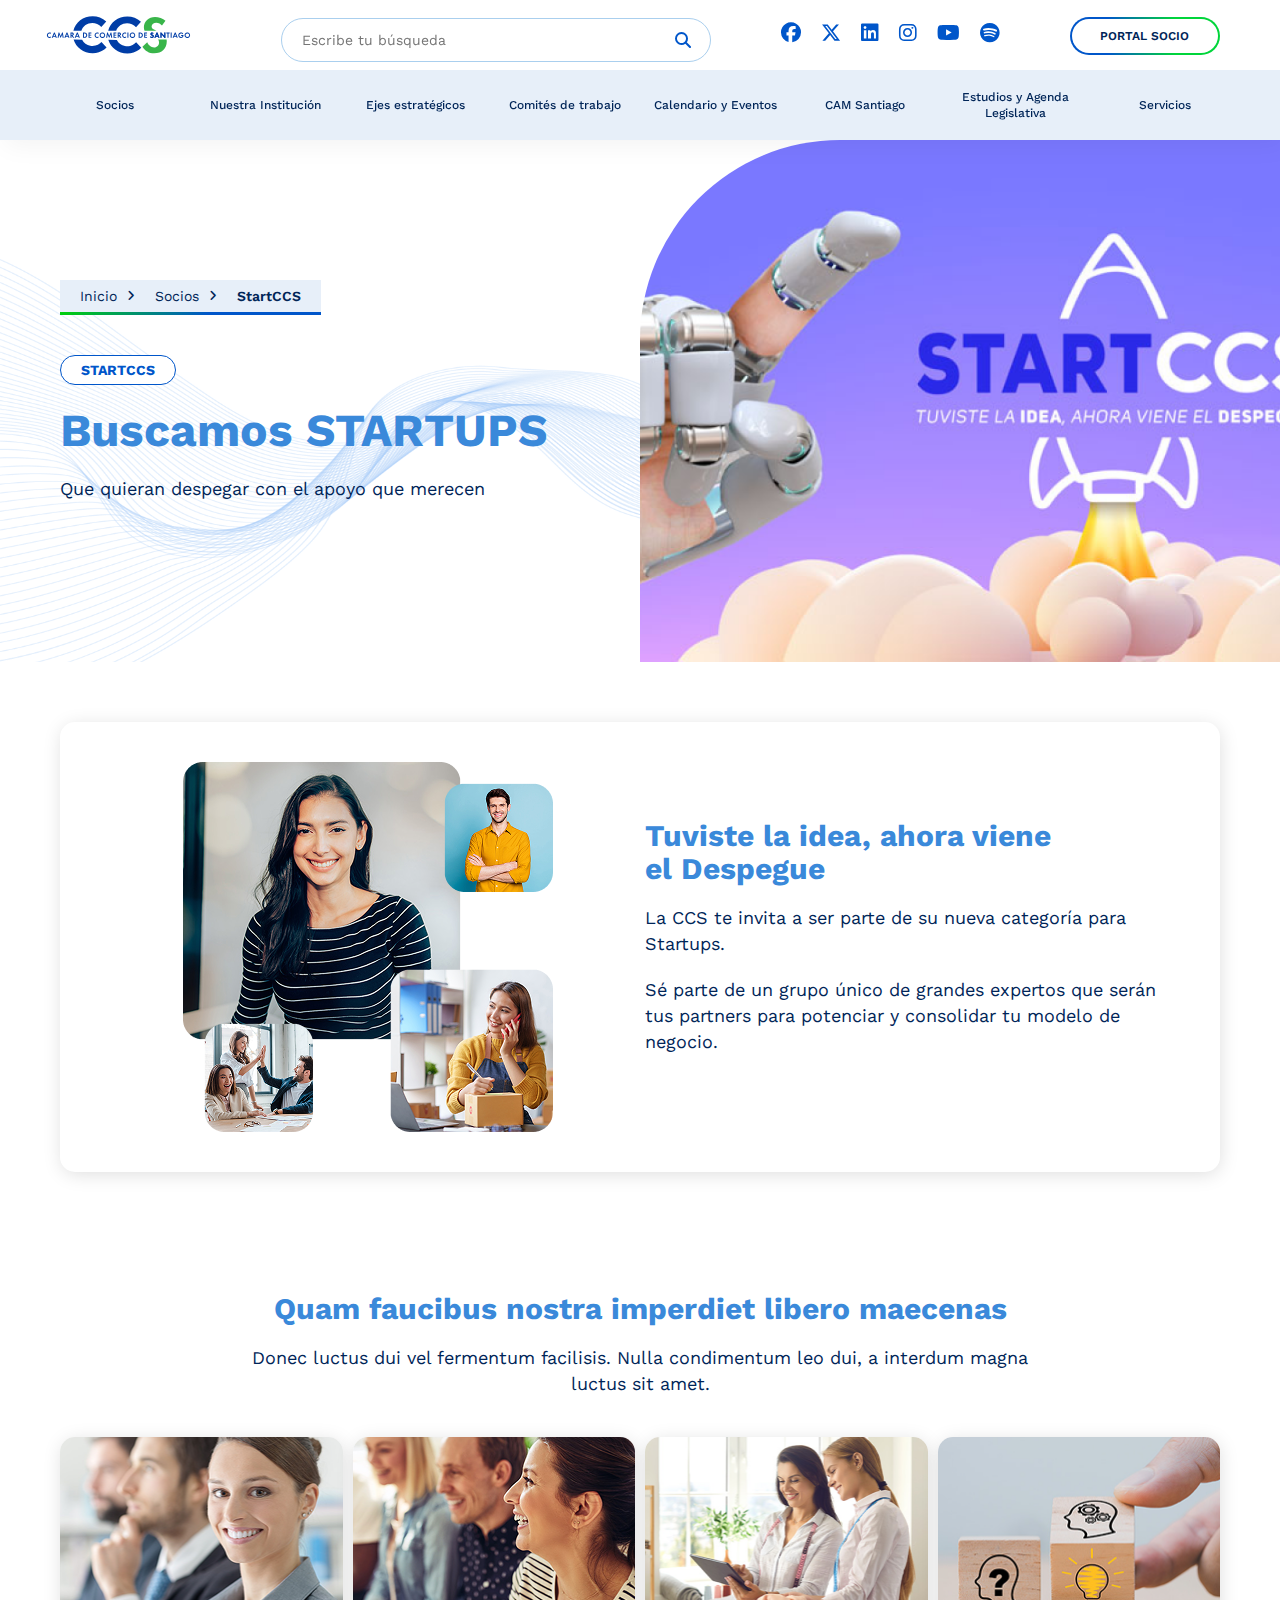
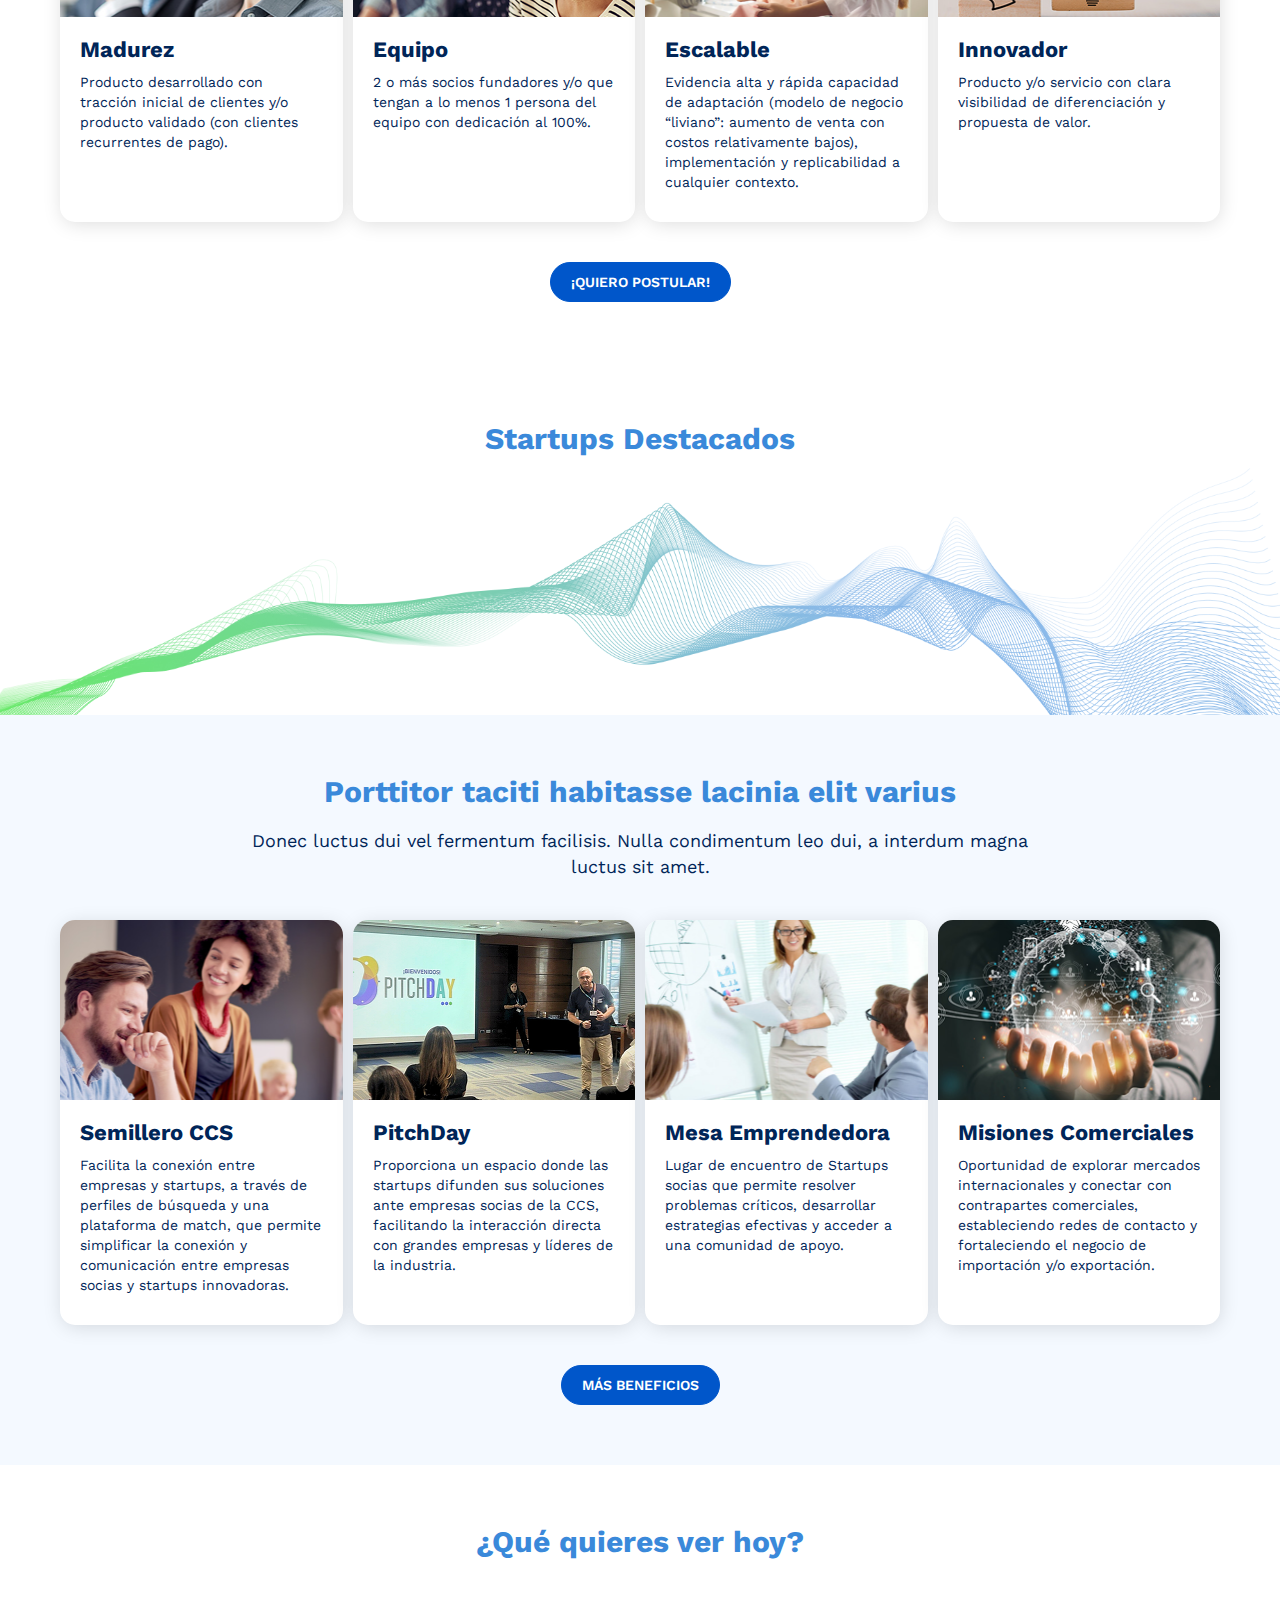
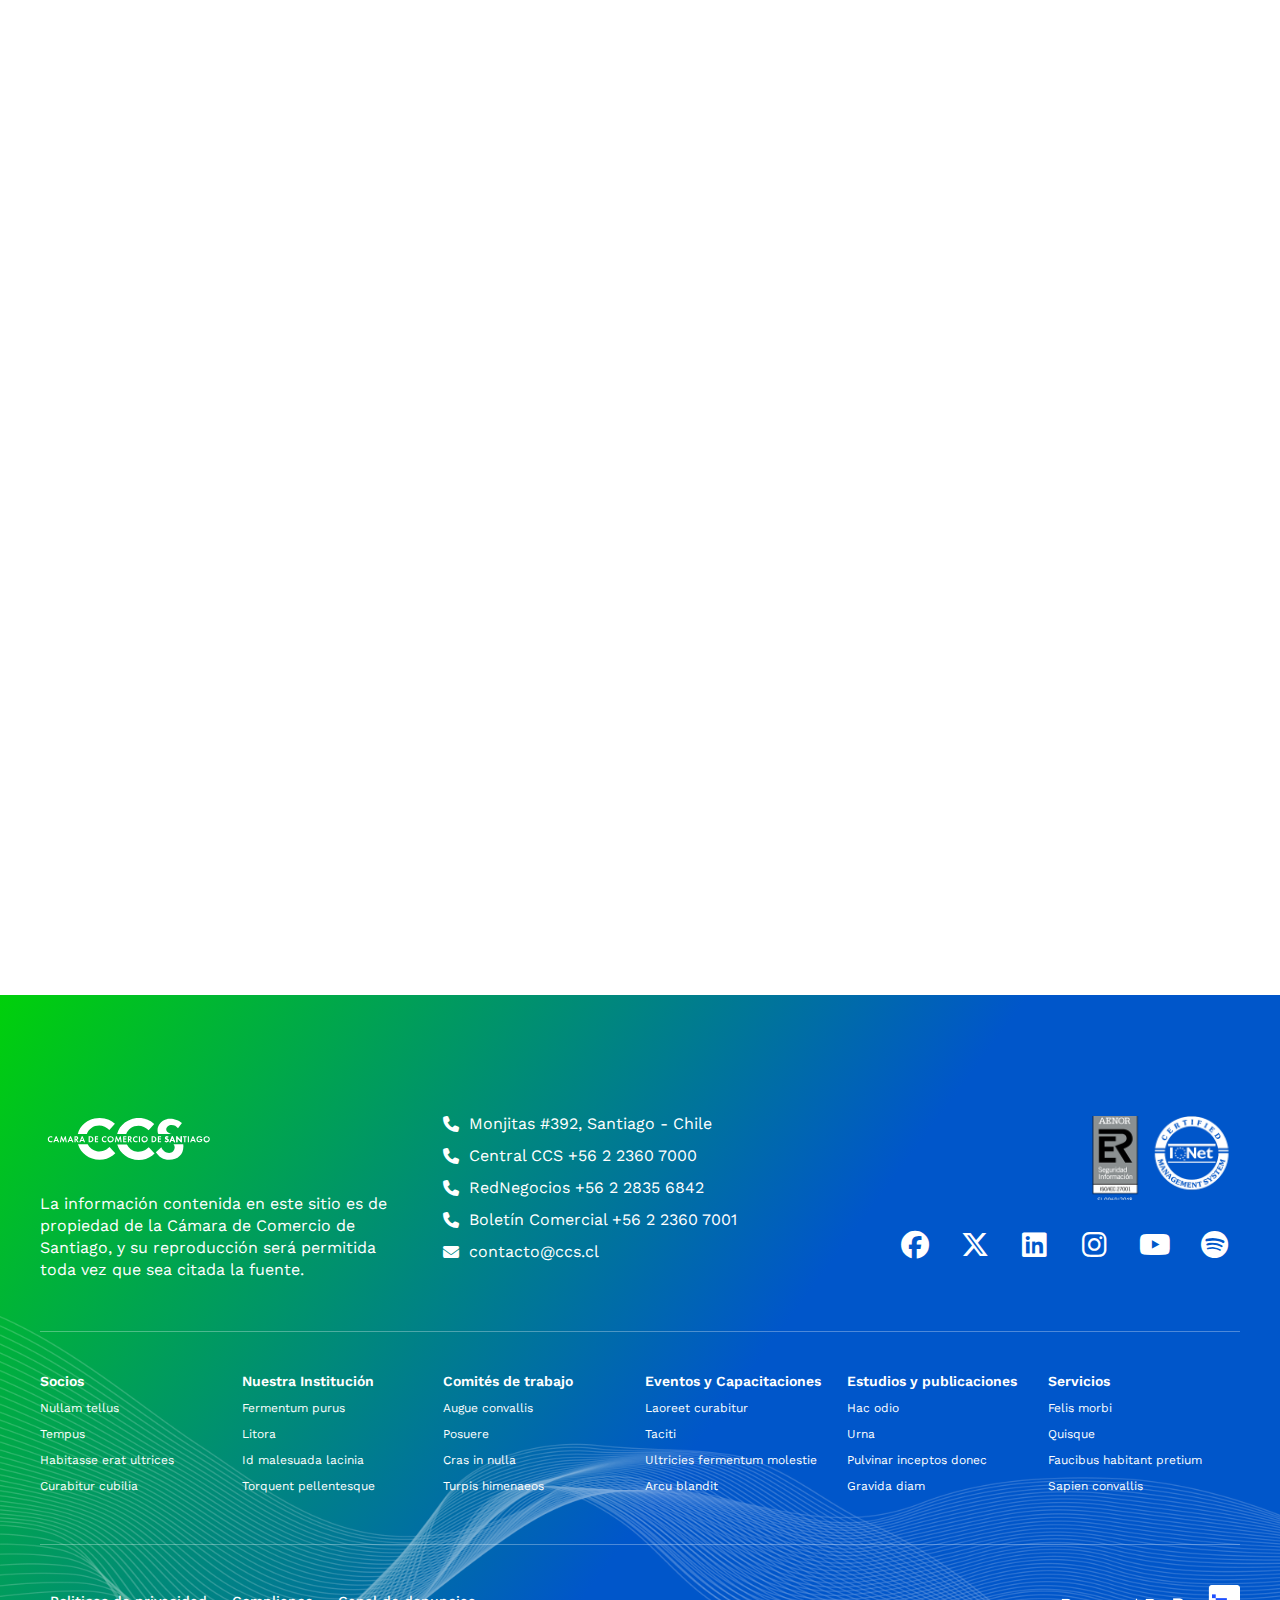
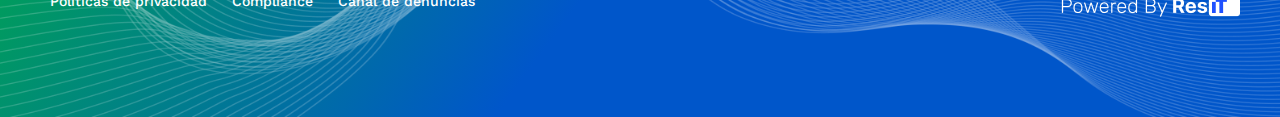
<file: startccs.html>
<!DOCTYPE html>
<html lang="es">
  <head>
    <title>Cámara de Comercio de Santiago - CCS</title>
    <meta charset="UTF-8">
    <link href="img/favicon.png" rel="shortcut icon">
    <meta name="viewport" content="width=device-width, initial-scale=1, maximum-scale=1">
    <link href="css/main.css?v=19888" rel="stylesheet" type="text/css">
    <script src="js/main.js?v=19888" type="text/javascript"></script>
    <link rel="stylesheet" href="https://cdnjs.cloudflare.com/ajax/libs/font-awesome/6.7.2/css/all.min.css">
    <!-- Meta tags facebook-->
    <meta property="og:title" content="#">
    <meta property="og:description" content="#">
    <meta property="og:image" content="#">
    <!-- Meta tags twitter cards-->
    <meta name="twitter:card" content="summary_large_image">
    <meta name="twitter:title" content="#">
    <meta name="twitter:description" content="#">
    <meta name="twitter:image" content="#"><link rel="preconnect" href="https://fonts.googleapis.com">
    <link rel="preconnect" href="https://fonts.gstatic.com" crossorigin>
    <link href="https://fonts.googleapis.com/css2?family=Work+Sans:ital,wght@0,100..900;1,100..900&display=swap" rel="stylesheet">
    <link rel="stylesheet" href="https://cdnjs.cloudflare.com/ajax/libs/font-awesome/6.7.2/css/all.min.css">
  </head>
  <body>
    <header>
      <div class="header__primary">
        <div class="header__wrap">
          <div class="header__flex">
            <div class="header__logo"><a href="index.html"><img src="img/icons/logo-ccs.svg"></a></div>
            <div class="header__search">
              <form>
                <div class="form__element">
                  <div class="form__input">
                    <input type="text" name="#" placeholder="Escribe tu búsqueda">
                  </div>
                  <div class="form__button">
                    <button><i class="fas fa-search"></i></button>
                  </div>
                </div>
              </form>
            </div>
            <div class="header__socials">
              <div class="header__social"><a href="#"><span class="fa-brands fa-facebook"></span></a></div>
              <div class="header__social"><a href="#"><span class="fa-brands fa-x-twitter"></span></a></div>
              <div class="header__social"><a href="#"><span class="fa-brands fa-linkedin"></span></a></div>
              <div class="header__social"><a href="#"><span class="fa-brands fa-instagram"></span></a></div>
              <div class="header__social"><a href="#"><span class="fa-brands fa-youtube"></span></a></div>
              <div class="header__social"><a href="#"><span class="fa-brands fa-spotify"> </span></a></div>
            </div>
            <div class="header__items">
              <div class="header__button"><a href="#" class="btn btn--grad btn--sm">Portal Socio</a></div>
              <div class="header__ham"><span></span><span></span><span></span></div>
            </div>
          </div>
        </div>
      </div>
      <div class="header__secondary">
        <div class="header__wrap">
          <div class="header__nav">
            <div class="header__nav__bg"></div>
            <div class="header__nav__nav">
              <div class="header__nav__close">
                <div></div>
                <div></div>
              </div>
              <div class="header__nav__back">
                <div></div>
                <div></div>
                <div></div>
              </div>
              <div class="header__menu">
                <nav>
                  <ul>
                    <li class="header__nav__li header__nav__li--socios"><a href="#">Socios</a></li>
                    <li class="header__nav__li header__nav__li--institucion"><a href="#">Nuestra Institución</a></li>
                    <li><a href="#">Ejes estratégicos</a></li>
                    <li><a href="#">Comités de trabajo</a></li>
                    <li><a href="#">Calendario y Eventos</a></li>
                    <li><a href="#">CAM Santiago</a></li>
                    <li><a href="#">Estudios y Agenda Legislativa</a></li>
                    <li><a href="#">Servicios</a></li>
                  </ul>
                </nav>
              </div>
            </div>
            <div class="header__nav__mobile">
              <div class="header__nav__opacity"> </div>
              <div class="header__nav__nav"> 
                <div class="header__nav__nav__header"> 
                  <div class="header__nav__isotipo"> <img src="img/icons/logo-ccs.svg"></div>
                  <div class="header__nav__close">
                    <div></div>
                    <div></div>
                  </div>
                  <div class="header__nav__back">
                    <div></div>
                    <div></div>
                    <div></div>
                  </div>
                </div>
                <div class="header__nav__nav__body">
                  <div class="header__nav__nav__menu"> 
                    <ul>
                      <li><a href="#">Socios</a></li>
                      <li><a href="#">Nuestra Institución</a></li>
                      <li><a href="#">Ejes estratégicos</a></li>
                      <li><a href="#">Comités de trabajo</a></li>
                      <li><a href="#">Calendario y Eventos</a></li>
                      <li><a href="#">CAM Santiago</a></li>
                      <li><a href="#">Estudios y Agenda Legislativa</a></li>
                      <li><a href="#">Servicios</a></li>
                    </ul>
                  </div>
                </div>
                <div class="header__nav__nav__footer">
                  <div class="header__socials">
                    <div class="header__social"><a href="#"><span class="fa-brands fa-facebook"></span></a></div>
                    <div class="header__social"><a href="#"><span class="fa-brands fa-x-twitter"></span></a></div>
                    <div class="header__social"><a href="#"><span class="fa-brands fa-linkedin"></span></a></div>
                    <div class="header__social"><a href="#"><span class="fa-brands fa-instagram"></span></a></div>
                    <div class="header__social"><a href="#"><span class="fa-brands fa-youtube"></span></a></div>
                    <div class="header__social"><a href="#"><span class="fa-brands fa-spotify"> </span></a></div>
                  </div>
                  <div class="header__nav__buttons"><a href="contact.html" class="btn">Contacto</a></div>
                </div>
              </div>
            </div>
          </div>
        </div>
      </div>
      <div class="header__supernav">
        <div class="supernav">
          <div class="supernav__bg"></div>
          <div class="supernav__els">
            <div class="supernav__el supernav__el--socios">
              <div class="supernav__aside">
                <ul>
                  <li>Hazte Socio</li>
                  <li>Beneficios</li>
                  <li>Descuentos</li>
                  <li>StartCCS</li>
                  <li>Noticias Socios</li>
                  <li>Acceso portal Socios</li>
                </ul>
              </div>
              <div class="supernav__bodies">
                <div class="supernav__body">
                  <div class="cols">
                    <div class="col-md-6">
                      <div class="supernav__content">
                        <h3>Hazte Socio</h3>
                        <p>Cubilia non aenean porttitor risus fringilla justo phasellus vehicula leo. Ligula commodo risus justo maecenas suscipit himenaeos taciti nostra condimentum sed fusce bibendum class varius.
                        </p>
                      </div>
                    </div>
                    <div class="col-md-6">
                      <div class="supernav__content">
                        <p>Commodo nostra nec gravida tincidunt tincidunt placerat elit placerat purus. Nostra primis nunc luctus cras quam vulputate tincidunt proin interdum dictumst donec nisl hac venenatis dictum nibh ultrices semper netus.
                        </p>
                        <ul>
                          <li>Et consequat
                          </li>
                          <li>Elit quisque
                          </li>
                          <li>Interdum viverra
                          </li>
                        </ul>
                      </div>
                    </div>
                  </div>
                </div>
                <div class="supernav__body">
                  <div class="cols">
                    <div class="col-md-6">
                      <h3>Beneficios</h3>
                      <p>Libero ligula rutrum fames erat fringilla tortor rhoncus nostra cras. Porta curae mauris vel dui lacus ultricies magna et etiam tempus facilisis praesent vitae odio.
                      </p>
                    </div>
                    <div class="col-md-6">
                      <div class="supernav__content">
                        <p>Magna mi semper aliquet nisl platea lobortis quis dictum in. Id sodales adipiscing feugiat aenean praesent facilisis mauris turpis senectus bibendum nullam ut lectus sagittis hac in inceptos justo hac.
                        </p>
                        <ul>
                          <li>Pulvinar dictum
                          </li>
                          <li>Purus sed
                          </li>
                          <li>Nec cursus
                          </li>
                        </ul>
                      </div>
                    </div>
                  </div>
                </div>
                <div class="supernav__body">
                  <div class="cols">
                    <div class="col-md-6">
                      <h3>Descuentos</h3>
                      <p>Maecenas conubia adipiscing tellus laoreet sodales dui feugiat nisi sapien. Scelerisque habitasse ad aliquet accumsan erat elit ultricies bibendum eu velit libero molestie ut maecenas.
                      </p>
                    </div>
                    <div class="col-md-6">
                      <div class="supernav__content">
                        <p>Id phasellus sollicitudin eu dui non metus cubilia elementum ultricies. Ornare lobortis himenaeos tincidunt taciti praesent ut libero dictum dictum eu magna odio morbi eget interdum erat cubilia augue pretium.
                        </p>
                        <ul>
                          <li>Mi aenean
                          </li>
                          <li>Tempor sapien
                          </li>
                          <li>Eleifend mauris
                          </li>
                        </ul>
                      </div>
                    </div>
                  </div>
                </div>
                <div class="supernav__body">
                  <div class="cols">
                    <div class="col-md-6">
                      <h3>StartCCS</h3>
                      <p>Habitant aptent felis egestas interdum aenean lacinia tempor dictumst mattis. Purus maecenas ultricies quisque taciti vivamus scelerisque ut volutpat nunc porttitor arcu nunc turpis nec.
                      </p>
                    </div>
                    <div class="col-md-6">
                      <div class="supernav__content">
                        <p>Blandit eget integer quis tincidunt pulvinar inceptos pharetra scelerisque donec. Convallis iaculis proin venenatis volutpat ultricies viverra primis vel faucibus euismod risus vehicula etiam egestas mattis condimentum ut torquent venenatis.
                        </p>
                        <ul>
                          <li>Netus himenaeos
                          </li>
                          <li>Donec urna
                          </li>
                          <li>A ultricies
                          </li>
                        </ul>
                      </div>
                    </div>
                  </div>
                </div>
                <div class="supernav__body">
                  <div class="cols">
                    <div class="col-md-6">
                      <div class="supernav__content">
                        <h3>Noticias Socios</h3>
                        <p>Diam metus odio habitasse fermentum hac sociosqu massa cras condimentum. Primis imperdiet donec commodo a ut ornare sollicitudin diam taciti duis ullamcorper potenti eleifend turpis.
                        </p>
                      </div>
                    </div>
                    <div class="col-md-6">
                      <div class="supernav__content">
                        <p>Sagittis pulvinar curabitur leo suspendisse lectus taciti sagittis velit massa. Dictumst lacinia orci phasellus ultrices ornare ac imperdiet hendrerit ut interdum interdum convallis dictum curabitur a nec per massa imperdiet.
                        </p>
                        <ul>
                          <li>Gravida himenaeos
                          </li>
                          <li>Ligula erat
                          </li>
                          <li>Eleifend magna
                          </li>
                        </ul>
                      </div>
                    </div>
                  </div>
                </div>
                <div class="supernav__body">
                  <div class="cols">
                    <div class="col-md-6">
                      <div class="supernav__content">
                        <h3>Acceso portal Socios</h3>
                        <p>Etiam eros habitasse elit ut mattis placerat aptent scelerisque rhoncus. Nibh inceptos habitasse in odio vitae rutrum vel interdum blandit aenean nisi lacus vestibulum maecenas.
                        </p>
                      </div>
                    </div>
                    <div class="col-md-6">
                      <div class="supernav__content">
                        <p>Rhoncus fringilla potenti est pretium tempus ut per convallis urna. Adipiscing morbi netus suscipit egestas magna suspendisse nullam rutrum fringilla odio quam lacinia congue libero est tincidunt nostra leo proin.
                        </p>
                        <ul>
                          <li>Lobortis consectetur
                          </li>
                          <li>Tincidunt tristique
                          </li>
                          <li>Interdum metus
                          </li>
                        </ul>
                      </div>
                    </div>
                  </div>
                </div>
              </div>
              <div class="supernav__footer">
                <div class="supernav__banner">
                  <div class="supernav__content">
                    <h4>¿AÚN NO ERES SOCIO?</h4>
                    <p>Únete a la CCS y aprovecha todos los beneficios disponibles para ti y tu empresa.</p><a class="btn btn--grad">Hazte socio</a>
                  </div>
                  <div class="supernav__image"><img src="img/uploads/image-banner-socio.png"></div>
                </div>
              </div>
            </div>
            <div class="supernav__el supernav__el--institucion">
              <div class="supernav__aside">
                <ul>
                  <li class="current">Datacenter</li>
                  <li>Cloud</li>
                  <li>Workplace Services</li>
                  <li>Soluciones de Infraestructura</li>
                  <li>Outsourcing TI</li>
                  <li>Soluciones de Negocio</li>
                  <li>Servicios TI</li>
                </ul>
              </div>
              <div class="supernav__bodies">
                <div class="supernav__body">
                  <div class="cols">
                    <div class="col-md-6">
                      <h3>Datacenter</h3>
                      <ul>
                        <li><a href="service-lvl-3.html">Facilities</a></li>
                        <li><a href="service-lvl-3.html">Managed Services</a></li>
                        <li><a href="service-lvl-3.html">SOC <span style="color:red;">???</span></a></li>
                      </ul>
                    </div>
                    <div class="col-md-6">
                      <div class="content">
                        <p>Nibh donec suspendisse tortor consequat suscipit tempus ullamcorper vestibulum pharetra orci fames vestibulum erat velit ut rhoncus ut mattis mi.
                        </p>
                        <ul>
                          <li>Rutrum donec
                          </li>
                          <li>Pretium consequat
                          </li>
                          <li>Dictumst nec
                          </li>
                        </ul>
                      </div>
                    </div>
                  </div>
                </div>
                <div class="supernav__body">
                  <div class="cols">
                    <div class="col-md-6">
                      <h3>Cloud</h3>
                      <ul>
                        <li><a href="service-lvl-3.html">Cloud Empresarial SONDA</a></li>
                        <li><a href="service-lvl-3.html">Cloud para SAP HANA</a></li>
                        <li><a href="service-lvl-3-azure.html">Managed Azure</a></li>
                        <li><a href="service-lvl-3.html">Multicloud</a></li>
                        <li><a href="service-lvl-3.html">Managed AWS</a></li>
                      </ul>
                    </div>
                    <div class="col-md-6">
                      <div class="content">
                        <p>Integer felis scelerisque in odio aenean sapien primis cras libero mollis faucibus metus posuere sagittis vehicula donec convallis tellus curae.
                        </p>
                        <ul>
                          <li>Ut ultricies
                          </li>
                          <li>Leo netus
                          </li>
                          <li>Orci ante
                          </li>
                        </ul>
                      </div>
                    </div>
                  </div>
                </div>
                <div class="supernav__body">
                  <div class="cols">
                    <div class="col-md-6">
                      <h3>Workplace Services</h3>
                      <ul>
                        <li><a href="service-lvl-3.html">Managed Device Services</a></li>
                        <li><a href="service-lvl-3.html">Soporte Workplace</a></li>
                        <li><a href="service-lvl-3.html">Workplace Solutions</a></li>
                      </ul>
                    </div>
                    <div class="col-md-6">
                      <div class="content">
                        <p>Elementum per ullamcorper facilisis at ad condimentum venenatis auctor massa aliquam est suspendisse curabitur placerat suscipit hendrerit sollicitudin purus imperdiet.
                        </p>
                        <ul>
                          <li>Cras vestibulum
                          </li>
                          <li>Nunc luctus
                          </li>
                          <li>Duis tempor
                          </li>
                        </ul>
                      </div>
                    </div>
                  </div>
                </div>
                <div class="supernav__body">
                  <div class="cols">
                    <div class="col-md-6">
                      <h3>Soluciones de Infraestructura</h3>
                      <ul>
                        <li><a href="service-lvl-3.html">Soluciones de Valor</a></li>
                        <li><a href="service-lvl-3.html">Servicios Profesionales</a></li>
                        <li><a href="service-lvl-3.html">Proyectos de Integración</a></li>
                        <li><a href="service-lvl-3.html">Software</a></li>
                        <li><a href="service-lvl-3.html">Equipamiento</a></li>
                        <li><a href="service-lvl-3.html">Servicios de Infraestructura</a></li>
                      </ul>
                    </div>
                    <div class="col-md-6">
                      <div class="content">
                        <p>Imperdiet lacus conubia nunc himenaeos scelerisque elit eget nullam augue convallis semper ante orci ad eleifend malesuada proin senectus leo.
                        </p>
                        <ul>
                          <li>Faucibus lectus
                          </li>
                          <li>Congue metus
                          </li>
                          <li>Mauris tempus
                          </li>
                        </ul>
                      </div>
                    </div>
                  </div>
                </div>
                <div class="supernav__body">
                  <div class="cols">
                    <div class="col-md-6">
                      <h3>Outsourcing TI</h3>
                      <ul>
                        <li><a href="service-lvl-3.html">Outsourcing Transformacional</a></li>
                        <li><a href="service-lvl-3.html">Managed Device Services</a></li>
                        <li><a href="service-lvl-3.html">Datacenter</a></li>
                        <li><a href="service-lvl-3.html">Soporte Workplace</a></li>
                      </ul>
                    </div>
                    <div class="col-md-6">
                      <div class="content">
                        <p>Ante iaculis adipiscing nunc ligula facilisis laoreet leo leo tellus convallis ad eu vitae pharetra ad volutpat tristique ad interdum.
                        </p>
                        <ul>
                          <li>Bibendum porttitor
                          </li>
                          <li>Nec lacinia
                          </li>
                          <li>Gravida faucibus
                          </li>
                        </ul>
                      </div>
                    </div>
                  </div>
                </div>
                <div class="supernav__body">
                  <div class="cols">
                    <div class="col-md-6">
                      <h3>Soluciones de Negocio</h3>
                      <ul>
                        <li><a href="service-lvl-3.html">Salud</a></li>
                        <li><a href="service-lvl-3.html">Solución Comercio Exterior</a></li>
                        <li><a href="service-lvl-3.html">Solución Gestión Tributaria y Contable</a></li>
                        <li><a href="service-lvl-3.html">Transporte y Logística</a></li>
                        <li><a href="service-lvl-3.html">Manufactura</a></li>
                        <li><a href="service-lvl-3.html">Gobierno y Sector Público</a></li>
                        <li><a href="service-lvl-3.html">Utilities</a></li>
                        <li><a href="service-lvl-3.html">Solución de Control Financiero y Logístico</a></li>
                        <li><a href="service-lvl-3.html">Banca y Finanzas</a></li>
                        <li><a href="service-lvl-3.html">Cross Market Solutions</a></li>
                      </ul>
                    </div>
                    <div class="col-md-6">
                      <div class="content">
                        <p>Justo colus fusce hac varius torquent pretium ad fames id nunc laoreet a sem suspendisse vivamus tempor risus class at.
                        </p>
                        <ul>
                          <li>Nulla vulputate
                          </li>
                          <li>Per sem
                          </li>
                          <li>Quisque purus
                          </li>
                        </ul>
                      </div>
                    </div>
                  </div>
                </div>
                <div class="supernav__body">
                  <div class="cols">
                    <div class="col-md-6">
                      <h3>Servicios TI</h3>
                      <ul>
                        <li><a href="service-lvl-3.html">Servicios para Aplicaciones</a></li>
                        <li><a href="service-lvl-3.html">Servicios de Infraestructura</a></li>
                        <li><a href="service-lvl-3.html">Application Management Services - AMS</a></li>
                        <li><a href="service-lvl-3.html">Servicios Profesionales</a></li>
                        <li><a href="service-lvl-3.html">Managed Services</a></li>
                      </ul>
                    </div>
                    <div class="col-md-6">
                      <div class="content">
                        <p>Erat nibh quis proin quisque in felis lacus diam risus rutrum aenean ullamcorper porttitor velit elementum lacinia velit quisque blandit.
                        </p>
                        <ul>
                          <li>Per senectus
                          </li>
                          <li>Nulla phasellus
                          </li>
                          <li>Ullamcorper augue
                          </li>
                        </ul>
                      </div>
                    </div>
                  </div>
                </div>
              </div>
              <div class="supernav__footer"></div>
            </div>
          </div>
        </div>
      </div>
    </header>
    <div id="sections">
      <section class="section--header">
        <div class="section__lines"> <img src="img/uploads/eff-lines-1.png"></div>
        <div class="section__wrap section__wrap--header">
          <div class="section__header">
            <div class="section__breadcrumb">
              <nav>
                <ol class="breadcrumb">
                  <li class="breadcrumb-item"><a href="#">Inicio<span class="fas fa-angle-right"></span></a></li>
                  <li class="breadcrumb-item"><a href="#">Socios<span class="fas fa-angle-right"></span></a></li>
                  <li class="breadcrumb-item current"><a href="#">StartCCS</a></li>
                </ol>
              </nav>
            </div>
          </div>
          <div class="section__body">
            <div class="section__content"><span class="section__subtitle">StartCCS</span>
              <h1 class="section__title">Buscamos STARTUPS</h1>
              <p>Que quieran despegar con el apoyo que merecen</p>
            </div>
          </div>
        </div>
        <div class="section__bg">
          <div class="bg"><img src="img/uploads/banner-header-4.png"></div>
        </div>
      </section>
      <section class="section--media">
        <div class="section__wrap">
          <div class="section__body">
            <div class="section__box">
              <div class="cols">
                <div class="section__flex">
                  <div class="col-md-6">
                    <div class="section__image"><img src="img/uploads/image-media-1.png"></div>
                  </div>
                  <div class="col-md-6">
                    <div class="section__content">
                      <h3 class="section__title">Tuviste la idea, ahora viene<br> el Despegue</h3>
                      <p>La CCS te invita a ser parte de su nueva categoría para Startups.</p>
                      <p>Sé parte de un grupo único de grandes expertos que serán tus partners para potenciar y consolidar tu modelo de negocio.</p>
                    </div>
                  </div>
                </div>
              </div>
            </div>
          </div>
        </div>
      </section>
      <section class="section--features">
        <div class="section__wrap">
          <div class="section__header">
            <h3 class="section__title">Quam faucibus nostra imperdiet libero maecenas
            </h3>
            <p>Donec luctus dui vel fermentum facilisis. Nulla condimentum leo dui, a interdum magna luctus sit amet.</p>
          </div>
          <div class="section__body">		
            <div class="section__features">
              <div class="cols cols-scroll">
                <div class="col-md-3">
                  <article class="article--feature">
                    <div class="article__bg">
                      <div class="bg"><img src="img/uploads/image-feature-1.png"></div>
                    </div>
                    <div class="article__body">
                      <h4 class="article__title">Madurez</h4>
                      <p>Producto desarrollado con tracción inicial de clientes y/o producto validado (con clientes recurrentes de pago).</p>
                    </div>
                  </article>
                </div>
                <div class="col-md-3">
                  <article class="article--feature">
                    <div class="article__bg">
                      <div class="bg"><img src="img/uploads/image-feature-2.png"></div>
                    </div>
                    <div class="article__body">
                      <h4 class="article__title">Equipo</h4>
                      <p>2 o más socios fundadores y/o que tengan a lo menos 1 persona del equipo con dedicación al 100%.</p>
                    </div>
                  </article>
                </div>
                <div class="col-md-3">
                  <article class="article--feature">
                    <div class="article__bg">
                      <div class="bg"><img src="img/uploads/image-feature-3.png"></div>
                    </div>
                    <div class="article__body">
                      <h4 class="article__title">Escalable</h4>
                      <p>Evidencia alta y rápida capacidad de adaptación (modelo de negocio “liviano”: aumento de venta con costos relativamente bajos), implementación y replicabilidad a cualquier contexto.</p>
                    </div>
                  </article>
                </div>
                <div class="col-md-3">
                  <article class="article--feature">
                    <div class="article__bg">
                      <div class="bg"><img src="img/uploads/image-feature-4.png"></div>
                    </div>
                    <div class="article__body">
                      <h4 class="article__title">Innovador</h4>
                      <p>Producto y/o servicio con clara visibilidad de diferenciación y propuesta de valor.</p>
                    </div>
                  </article>
                </div>
              </div>
            </div>
          </div>
          <div class="section__footer"><a href="#" class="btn">¡Quiero Postular!</a></div>
        </div>
      </section>
      <section class="section--newsocios">
        <div class="section__lines"> <img src="img/uploads/eff-lines-2.png"></div>
        <div class="section__wrap">
          <div class="section__header">
            <h3 class="section__title">Startups Destacados</h3>
          </div>
          <div class="section__body">
            <div class="section__newsocios">
              <div class="section__wrapper">
                <div class="swiper-container swiper-newsocios">
                  <div class="swiper-wrapper">
                    <div class="swiper-slide dscroll">
                      <div class="section__logo"><img src="img/icons/logo-newsocio-6.png"></div>
                    </div>
                    <div class="swiper-slide dscroll">
                      <div class="section__logo"><img src="img/icons/logo-newsocio-7.png"></div>
                    </div>
                    <div class="swiper-slide dscroll">
                      <div class="section__logo"><img src="img/icons/logo-newsocio-8.png"></div>
                    </div>
                    <div class="swiper-slide dscroll">
                      <div class="section__logo"><img src="img/icons/logo-newsocio-9.png"></div>
                    </div>
                    <div class="swiper-slide dscroll">
                      <div class="section__logo"><img src="img/icons/logo-newsocio-10.png"></div>
                    </div>
                  </div>
                </div>
              </div>
            </div>
          </div>
        </div>
      </section>
      <section class="section--features section--light">
        <div class="section__wrap">
          <div class="section__header">
            <h3 class="section__title">Porttitor taciti habitasse lacinia elit varius
            </h3>
            <p>Donec luctus dui vel fermentum facilisis. Nulla condimentum leo dui, a interdum magna luctus sit amet.</p>
          </div>
          <div class="section__body">		
            <div class="section__features">
              <div class="cols cols-scroll">
                <div class="col-md-3">
                  <article class="article--feature">
                    <div class="article__bg">
                      <div class="bg"><img src="img/uploads/image-feature-5.png"></div>
                    </div>
                    <div class="article__body">
                      <h4 class="article__title">Semillero CCS</h4>
                      <p>Facilita la conexión entre empresas y startups, a través de perfiles de búsqueda y una plataforma de match, que permite simplificar la conexión y comunicación entre empresas socias y startups innovadoras.</p>
                    </div>
                  </article>
                </div>
                <div class="col-md-3">
                  <article class="article--feature">
                    <div class="article__bg">
                      <div class="bg"><img src="img/uploads/image-feature-6.png"></div>
                    </div>
                    <div class="article__body">
                      <h4 class="article__title">PitchDay</h4>
                      <p>Proporciona un espacio donde las startups difunden sus soluciones ante empresas socias de la CCS, facilitando la interacción directa con grandes empresas y líderes de la industria.</p>
                    </div>
                  </article>
                </div>
                <div class="col-md-3">
                  <article class="article--feature">
                    <div class="article__bg">
                      <div class="bg"><img src="img/uploads/image-feature-7.png"></div>
                    </div>
                    <div class="article__body">
                      <h4 class="article__title">Mesa Emprendedora</h4>
                      <p>Lugar de encuentro de Startups socias que permite resolver problemas críticos, desarrollar estrategias efectivas y acceder a una comunidad de apoyo.</p>
                    </div>
                  </article>
                </div>
                <div class="col-md-3">
                  <article class="article--feature">
                    <div class="article__bg">
                      <div class="bg"><img src="img/uploads/image-feature-8.png"></div>
                    </div>
                    <div class="article__body">
                      <h4 class="article__title">Misiones Comerciales</h4>
                      <p>Oportunidad de explorar mercados internacionales y conectar con contrapartes comerciales, estableciendo redes de contacto y fortaleciendo el negocio de importación y/o exportación.</p>
                    </div>
                  </article>
                </div>
              </div>
            </div>
          </div>
          <div class="section__footer"><a href="#" class="btn">Más beneficios</a></div>
        </div>
      </section>
      <section class="section--categories">
        <div class="section__wrap">
          <div class="section__header">
            <h3 class="section__title">¿Qué quieres ver hoy?</h3>
          </div>
          <div class="section__body">
            <div class="section__categories">
              <div class="cols cols-gutter-2">
                <div class="col-xs-6 dscroll">
                  <article class="article--category">
                    <div class="article__body">
                      <div class="article__content">
                        <h4 class="article__title">Semillero CCS</h4>
                        <p>Duis morbi magna class gravida ac aptent nunc fames suscipit sollicitudin curabitur eget hendrerit leo.
                        </p>
                      </div>
                      <div class="article__button"><a href="#" class="btn btn--sm btn--grad">Ver más</a></div>
                    </div>
                    <div class="article__bg">
                      <div class="bg"><img src="img/uploads/image-category-5.png"></div>
                    </div>
                  </article>
                </div>
                <div class="col-xs-6 dscroll">
                  <article class="article--category">
                    <div class="article__body">
                      <div class="article__content">
                        <h4 class="article__title">Pitch Day</h4>
                        <p>Felis laoreet tortor placerat etiam nunc mollis semper blandit himenaeos malesuada fusce massa donec donec.
                        </p>
                      </div>
                      <div class="article__button"><a href="#" class="btn btn--sm btn--grad">Ver más</a></div>
                    </div>
                    <div class="article__bg">
                      <div class="bg"><img src="img/uploads/image-category-6.png"></div>
                    </div>
                  </article>
                </div>
                <div class="col-xs-6 dscroll">
                  <article class="article--category">
                    <div class="article__body">
                      <div class="article__content">
                        <h4 class="article__title">Mesa Emprendedora</h4>
                        <p>Risus nulla libero fringilla a tellus dapibus mauris nulla donec ornare tortor duis cras faucibus.
                        </p>
                      </div>
                      <div class="article__button"><a href="#" class="btn btn--sm btn--grad">Ver más</a></div>
                    </div>
                    <div class="article__bg">
                      <div class="bg"><img src="img/uploads/image-category-7.png"></div>
                    </div>
                  </article>
                </div>
                <div class="col-xs-6 dscroll">
                  <article class="article--category">
                    <div class="article__body">
                      <div class="article__content">
                        <h4 class="article__title">Misiones comerciales</h4>
                        <p>Donec congue aliquam mi ad vivamus curabitur mattis lobortis laoreet aenean habitant bibendum morbi id.
                        </p>
                      </div>
                      <div class="article__button"><a href="#" class="btn btn--sm btn--grad">Ver más</a></div>
                    </div>
                    <div class="article__bg">
                      <div class="bg"><img src="img/uploads/image-category-8.png"></div>
                    </div>
                  </article>
                </div>
              </div>
            </div>
          </div>
        </div>
      </section>
      <section class="section--banner section--banner--color">
        <div class="section__wrap">
          <div class="section__body dscroll">
            <div class="section__banner">
              <div class="section__lines"><img src="img/uploads/eff-lines-footer.png"></div>
              <div class="section__content">
                <h3 class="section__title">Protagonistas de las nuevas ideas innovadoras y emergentes.</h3>
                <p>Sé parte de un grupo único de grandes expertos que serán tus partners en la estrategia de tu negocio.</p><a class="btn btn--grad">Ver más</a>
              </div>
              <div class="section__image"><img src="img/uploads/image-banner-socio-2.png"></div>
            </div>
          </div>
        </div>
      </section>
    </div>
    <footer>
      <div class="footer__lines"><img src="img/uploads/eff-lines-footer.png"></div>
      <div class="footer__wrap"> 
        <div class="footer__header">
          <div class="cols">
            <div class="footer__flex">
              <div class="col-md-4">
                <div class="footer__left">
                  <div class="footer__logo"><img src="img/icons/logo-ccs-white.svg"></div>
                  <p>La información contenida en este sitio es de propiedad de la Cámara de Comercio de Santiago, y su reproducción será permitida toda vez que sea citada la fuente.</p>
                </div>
              </div>
              <div class="col-md-4">
                <div class="footer__infos">
                  <p class="footer__info">Monjitas #392, Santiago - Chile<span class="fa-solid fa-phone"></span></p>
                  <p class="footer__info">Central CCS +56 2 2360 7000<span class="fa-solid fa-phone"></span></p>
                  <p class="footer__info">RedNegocios +56 2 2835 6842<span class="fa-solid fa-phone"></span></p>
                  <p class="footer__info">Boletín Comercial +56 2 2360 7001<span class="fa-solid fa-phone"></span></p>
                  <p class="footer__info">contacto@ccs.cl<span class="fa-solid fa-envelope"></span></p>
                </div>
              </div>
              <div class="col-md-4">
                <div class="footer__right">
                  <div class="footer__certifications"><img src="img/icons/logo-certifications.png"></div>
                  <div class="footer__socials">
                    <div class="footer__social"><a href="#"><span class="fa-brands fa-facebook"></span></a></div>
                    <div class="footer__social"><a href="#"><span class="fa-brands fa-x-twitter"></span></a></div>
                    <div class="footer__social"><a href="#"><span class="fa-brands fa-linkedin"></span></a></div>
                    <div class="footer__social"><a href="#"><span class="fa-brands fa-instagram"></span></a></div>
                    <div class="footer__social"><a href="#"><span class="fa-brands fa-youtube"></span></a></div>
                    <div class="footer__social"><a href="#"><span class="fa-brands fa-spotify"></span></a></div>
                  </div>
                </div>
              </div>
            </div>
          </div>
        </div>
        <div class="footer__body">
          <div class="cols">
            <div class="col-xs-6 col-md-2">
              <div class="footer__nav">
                <h4>Socios</h4>
                <ul>
                  <li><a href="#">Nullam tellus</a></li>
                  <li><a href="#">Tempus</a></li>
                  <li><a href="#">Habitasse erat ultrices</a></li>
                  <li><a href="#">Curabitur cubilia</a></li>
                </ul>
              </div>
            </div>
            <div class="col-xs-6 col-md-2">
              <div class="footer__nav">
                <h4>Nuestra Institución</h4>
                <ul>
                  <li><a href="#">Fermentum purus</a></li>
                  <li><a href="#">Litora</a></li>
                  <li><a href="#">Id malesuada lacinia</a></li>
                  <li><a href="#">Torquent pellentesque</a></li>
                </ul>
              </div>
            </div>
            <div class="col-xs-6 col-md-2">
              <div class="footer__nav">
                <h4>Comités de trabajo</h4>
                <ul>
                  <li><a href="#">Augue convallis</a></li>
                  <li><a href="#">Posuere</a></li>
                  <li><a href="#">Cras in nulla</a></li>
                  <li><a href="#">Turpis himenaeos</a></li>
                </ul>
              </div>
            </div>
            <div class="col-xs-6 col-md-2">
              <div class="footer__nav">
                <h4>Eventos y Capacitaciones</h4>
                <ul>
                  <li><a href="#">Laoreet curabitur</a></li>
                  <li><a href="#">Taciti</a></li>
                  <li><a href="#">Ultricies fermentum molestie</a></li>
                  <li><a href="#">Arcu blandit</a></li>
                </ul>
              </div>
            </div>
            <div class="col-xs-6 col-md-2">
              <div class="footer__nav">
                <h4>Estudios y publicaciones</h4>
                <ul>
                  <li><a href="#">Hac odio</a></li>
                  <li><a href="#">Urna</a></li>
                  <li><a href="#">Pulvinar inceptos donec</a></li>
                  <li><a href="#">Gravida diam</a></li>
                </ul>
              </div>
            </div>
            <div class="col-xs-6 col-md-2">
              <div class="footer__nav">
                <h4>Servicios</h4>
                <ul>
                  <li><a href="#">Felis morbi</a></li>
                  <li><a href="#">Quisque</a></li>
                  <li><a href="#">Faucibus habitant pretium</a></li>
                  <li><a href="#">Sapien convallis</a></li>
                </ul>
              </div>
            </div>
          </div>
        </div>
        <div class="footer__footer">
          <div class="footer__flex">
            <div class="footer__links">
              <ul>
                <li><a href="#">Politicas de privacidad</a></li>
                <li><a href="#">Compliance</a></li>
                <li><a href="#">Canal de denuncias</a></li>
              </ul>
            </div>
            <div class="footer__powerby"><a href="#"><img src="img/icons/powerby-resit.png"></a></div>
          </div>
        </div>
      </div>
    </footer>
  </body>
</html>
</file>
<file: css/main.css>
.clearfix:before,
.clearfix:after {
  content: " ";
  display: table;
}
.clearfix:after {
  clear: both;
}
.pull-right {
  float: right !important;
}
.pull-left {
  float: left !important;
}
.hide {
  display: none !important;
}
.show {
  display: block !important;
}
.invisible {
  visibility: hidden;
}
.hidden {
  display: none !important;
}
.affix {
  position: fixed;
}
* {
  margin: 0;
  padding: 0;
  border: 0;
  outline: 0;
  -moz-box-sizing: border-box;
       box-sizing: border-box;
}
html {
  min-height: 100%;
  position: relative;
}
body {
  -webkit-font-smoothing: antialiased;
  background: #fff;
  margin: 0;
}
body,
button,
input,
textarea,
select {
  font-family: 'Work Sans', sans-serif;
  font-size: 16px;
  line-height: 22px;
  color: #002558;
}
a,
button,
input,
textarea,
select {
  transition: 0.2s ease;
}
a {
  color: #0056ca;
  text-decoration: none;
}
a.a-classic {
  text-decoration: underline;
}
a:hover {
  cursor: pointer;
}
button:hover,
select:hover,
label:hover,
input[type='checkbox']:hover,
input[type='radio']:hover {
  cursor: pointer;
}
h1,
h2,
h3,
h4,
h5,
.h1,
.h2,
.h3,
.h4,
.h5 {
  margin-bottom: 10px;
  font-family: 'Work Sans', sans-serif;
  font-weight: 500;
}
p {
  margin-bottom: 10px;
}
h1,
.h1 {
  font-size: 38px;
  line-height: 42px;
}
@media (min-width: 960px) {
  h1,
  .h1 {
    font-size: 46px;
    line-height: 51px;
  }
}
h2,
.h2 {
  font-size: 30px;
  line-height: 33px;
}
@media (min-width: 720px) {
  h2,
  .h2 {
    font-size: 38px;
    line-height: 42px;
  }
}
h3,
.h3 {
  font-size: 22px;
  line-height: 25px;
}
@media (min-width: 480px) {
  h3,
  .h3 {
    font-size: 30px;
    line-height: 33px;
  }
}
h4,
.h4 {
  font-size: 18px;
  line-height: 25px;
}
@media (min-width: 480px) {
  h4,
  .h4 {
    font-size: 22px;
    line-height: 25px;
  }
}
h5,
.h5 {
  font-size: 14px;
  line-height: 16px;
}
ul,
ol {
  list-style-type: none;
}
img {
  display: block;
  width: auto;
  height: auto;
  max-width: 100%;
  margin: 0 auto;
}
svg {
  display: block;
  max-width: 100%;
}
.col-xs-1,
.col-sm-1,
.col-md-1,
.col-lg-1,
.col-xs-2,
.col-sm-2,
.col-md-2,
.col-lg-2,
.col-xs-3,
.col-sm-3,
.col-md-3,
.col-lg-3,
.col-xs-4,
.col-sm-4,
.col-md-4,
.col-lg-4,
.col-xs-5,
.col-sm-5,
.col-md-5,
.col-lg-5,
.col-xs-6,
.col-sm-6,
.col-md-6,
.col-lg-6,
.col-xs-7,
.col-sm-7,
.col-md-7,
.col-lg-7,
.col-xs-8,
.col-sm-8,
.col-md-8,
.col-lg-8,
.col-xs-9,
.col-sm-9,
.col-md-9,
.col-lg-9,
.col-xs-10,
.col-sm-10,
.col-md-10,
.col-lg-10,
.col-xs-11,
.col-sm-11,
.col-md-11,
.col-lg-11,
.col-xs-12,
.col-sm-12,
.col-md-12,
.col-lg-12 {
  position: relative;
  min-height: 1px;
  padding-left: 5px;
  padding-right: 5px;
}
.row {
  margin-left: -5px;
  margin-right: -5px;
}
.row:before,
.row:after {
  content: " ";
  display: table;
}
.row:after {
  clear: both;
}
.cols {
  margin-left: -5px;
  margin-right: -5px;
}
.cols:before,
.cols:after {
  content: " ";
  display: table;
}
.cols:after {
  clear: both;
}
.cols>div {
  margin-bottom: 10px;
  -moz-box-sizing: border-box;
       box-sizing: border-box;
}
.cols:last-child {
  margin-bottom: -10px;
}
.cols.cols-gutter-0 {
  margin-left: 0;
  margin-right: 0;
}
.cols.cols-gutter-0:before,
.cols.cols-gutter-0:after {
  content: " ";
  display: table;
}
.cols.cols-gutter-0:after {
  clear: both;
}
.cols.cols-gutter-0>div {
  padding-left: 0;
  padding-right: 0;
  margin-bottom: 0;
}
.cols.cols-gutter-0:last-child {
  margin-bottom: 0;
}
.cols.cols-gutter-1 {
  margin-left: 0;
  margin-right: 0;
}
.cols.cols-gutter-1:before,
.cols.cols-gutter-1:after {
  content: " ";
  display: table;
}
.cols.cols-gutter-1:after {
  clear: both;
}
.cols.cols-gutter-1>div {
  padding-left: 0px;
  padding-right: 0px;
  margin-bottom: 5px;
}
.cols.cols-gutter-1>div:last-child {
  margin-bottom: 0px;
}
@media (min-width: 960px) {
  .cols.cols-gutter-1>div {
    padding-left: 5px;
    padding-right: 5px;
    margin-bottom: 5px;
  }
  .cols.cols-gutter-1>div:last-child {
    margin-bottom: 5px;
  }
}
.cols.cols-gutter-buttons {
  margin-left: 0;
  margin-right: 0;
}
.cols.cols-gutter-buttons:before,
.cols.cols-gutter-buttons:after {
  content: " ";
  display: table;
}
.cols.cols-gutter-buttons:after {
  clear: both;
}
.cols.cols-gutter-buttons>div {
  padding-left: 0px;
  padding-right: 4px;
  margin-bottom: 10px;
}
.cols.cols-gutter-buttons>div:last-child {
  padding-right: 0px;
}
@media (min-width: 960px) {
  .cols.cols-gutter-2 {
    margin-left: -10px;
    margin-right: -10px;
  }
  .cols.cols-gutter-2:before,
  .cols.cols-gutter-2:after {
    content: " ";
    display: table;
  }
  .cols.cols-gutter-2:after {
    clear: both;
  }
  .cols.cols-gutter-2>div {
    padding-left: 10px;
    padding-right: 10px;
    margin-bottom: 20px;
  }
  .cols.cols-gutter-2:last-child {
    margin-bottom: -20px;
  }
}
@media (max-width: 960px) {
  .cols.cols-scroll {
    overflow: auto;
    -webkit-overflow-scrolling: touch;
    white-space: nowrap;
    margin: 0 -20px -20px;
    padding: 0 20px 20px;
  }
  .cols.cols-scroll>div {
    display: inline-block;
    vertical-align: top;
    width: 320px;
    white-space: normal;
    margin: 0;
    padding: 0 10px 0 0;
  }
  .cols.cols-scroll>div:last-child {
    margin-right: 15px;
  }
  .cols.cols-gutter-min {
    margin-left: 0;
    margin-right: 0;
  }
  .cols.cols-gutter-min:before,
  .cols.cols-gutter-min:after {
    content: " ";
    display: table;
  }
  .cols.cols-gutter-min:after {
    clear: both;
  }
  .cols.cols-gutter-min>div {
    padding-left: 5px;
    padding-right: 5px;
    margin-bottom: 10px;
  }
  .cols.cols-gutter-min:last-child {
    margin-bottom: 10px;
  }
}
@media (max-width: 1200px) {
  .cols.cols-scroll-limit {
    overflow: auto;
    -webkit-overflow-scrolling: touch;
    white-space: nowrap;
    margin: 0 -20px -20px;
    padding: 0 20px 20px;
  }
  .cols.cols-scroll-limit>div {
    display: inline-block;
    vertical-align: top;
    width: 300px;
    white-space: normal;
    margin: 0;
    padding: 0 10px 0 0;
  }
  .cols.cols-scroll-limit>div:last-child {
    margin-right: 15px;
  }
  .cols.cols-gutter-min {
    margin-left: 0;
    margin-right: 0;
  }
  .cols.cols-gutter-min:before,
  .cols.cols-gutter-min:after {
    content: " ";
    display: table;
  }
  .cols.cols-gutter-min:after {
    clear: both;
  }
  .cols.cols-gutter-min>div {
    padding-left: 5px;
    padding-right: 5px;
    margin-bottom: 10px;
  }
  .cols.cols-gutter-min:last-child {
    margin-bottom: 10px;
  }
}
@media (max-width: 960px) and (min-width: 960px) {
  .cols.cols-scroll {
    margin-right: -40px;
  }
}
@media (max-width: 1200px) and (min-width: 720px) {
  .cols.cols-scroll-limit {
    margin-right: -40px;
  }
}
.col-xs-1,
.col-xs-2,
.col-xs-3,
.col-xs-4,
.col-xs-5,
.col-xs-6,
.col-xs-7,
.col-xs-8,
.col-xs-9,
.col-xs-10,
.col-xs-11,
.col-xs-12 {
  float: left;
}
.col-xs-12 {
  width: 100%;
}
.col-xs-11 {
  width: 91.66666666666666%;
}
.col-xs-10 {
  width: 83.33333333333334%;
}
.col-xs-9 {
  width: 75%;
}
.col-xs-8 {
  width: 66.66666666666666%;
}
.col-xs-7 {
  width: 58.333333333333336%;
}
.col-xs-6 {
  width: 50%;
}
.col-xs-5 {
  width: 41.66666666666667%;
}
.col-xs-4 {
  width: 33.33333333333333%;
}
.col-xs-3 {
  width: 25%;
}
.col-xs-2 {
  width: 16.666666666666664%;
}
.col-xs-1 {
  width: 8.333333333333332%;
}
.col-xs-pull-12 {
  right: 100%;
}
.col-xs-pull-11 {
  right: 91.66666666666666%;
}
.col-xs-pull-10 {
  right: 83.33333333333334%;
}
.col-xs-pull-9 {
  right: 75%;
}
.col-xs-pull-8 {
  right: 66.66666666666666%;
}
.col-xs-pull-7 {
  right: 58.333333333333336%;
}
.col-xs-pull-6 {
  right: 50%;
}
.col-xs-pull-5 {
  right: 41.66666666666667%;
}
.col-xs-pull-4 {
  right: 33.33333333333333%;
}
.col-xs-pull-3 {
  right: 25%;
}
.col-xs-pull-2 {
  right: 16.666666666666664%;
}
.col-xs-pull-1 {
  right: 8.333333333333332%;
}
.col-xs-pull-0 {
  right: auto;
}
.col-xs-push-12 {
  left: 100%;
}
.col-xs-push-11 {
  left: 91.66666666666666%;
}
.col-xs-push-10 {
  left: 83.33333333333334%;
}
.col-xs-push-9 {
  left: 75%;
}
.col-xs-push-8 {
  left: 66.66666666666666%;
}
.col-xs-push-7 {
  left: 58.333333333333336%;
}
.col-xs-push-6 {
  left: 50%;
}
.col-xs-push-5 {
  left: 41.66666666666667%;
}
.col-xs-push-4 {
  left: 33.33333333333333%;
}
.col-xs-push-3 {
  left: 25%;
}
.col-xs-push-2 {
  left: 16.666666666666664%;
}
.col-xs-push-1 {
  left: 8.333333333333332%;
}
.col-xs-push-0 {
  left: auto;
}
.col-xs-offset-12 {
  margin-left: 100%;
}
.col-xs-offset-11 {
  margin-left: 91.66666666666666%;
}
.col-xs-offset-10 {
  margin-left: 83.33333333333334%;
}
.col-xs-offset-9 {
  margin-left: 75%;
}
.col-xs-offset-8 {
  margin-left: 66.66666666666666%;
}
.col-xs-offset-7 {
  margin-left: 58.333333333333336%;
}
.col-xs-offset-6 {
  margin-left: 50%;
}
.col-xs-offset-5 {
  margin-left: 41.66666666666667%;
}
.col-xs-offset-4 {
  margin-left: 33.33333333333333%;
}
.col-xs-offset-3 {
  margin-left: 25%;
}
.col-xs-offset-2 {
  margin-left: 16.666666666666664%;
}
.col-xs-offset-1 {
  margin-left: 8.333333333333332%;
}
.col-xs-offset-0 {
  margin-left: 0;
}
@media (min-width: 480px) {
  .col-sm-1,
  .col-sm-2,
  .col-sm-3,
  .col-sm-4,
  .col-sm-5,
  .col-sm-6,
  .col-sm-7,
  .col-sm-8,
  .col-sm-9,
  .col-sm-10,
  .col-sm-11,
  .col-sm-12 {
    float: left;
  }
  .col-sm-12 {
    width: 100%;
  }
  .col-sm-11 {
    width: 91.66666666666666%;
  }
  .col-sm-10 {
    width: 83.33333333333334%;
  }
  .col-sm-9 {
    width: 75%;
  }
  .col-sm-8 {
    width: 66.66666666666666%;
  }
  .col-sm-7 {
    width: 58.333333333333336%;
  }
  .col-sm-6 {
    width: 50%;
  }
  .col-sm-5 {
    width: 41.66666666666667%;
  }
  .col-sm-4 {
    width: 33.33333333333333%;
  }
  .col-sm-3 {
    width: 25%;
  }
  .col-sm-2 {
    width: 16.666666666666664%;
  }
  .col-sm-1 {
    width: 8.333333333333332%;
  }
  .col-sm-pull-12 {
    right: 100%;
  }
  .col-sm-pull-11 {
    right: 91.66666666666666%;
  }
  .col-sm-pull-10 {
    right: 83.33333333333334%;
  }
  .col-sm-pull-9 {
    right: 75%;
  }
  .col-sm-pull-8 {
    right: 66.66666666666666%;
  }
  .col-sm-pull-7 {
    right: 58.333333333333336%;
  }
  .col-sm-pull-6 {
    right: 50%;
  }
  .col-sm-pull-5 {
    right: 41.66666666666667%;
  }
  .col-sm-pull-4 {
    right: 33.33333333333333%;
  }
  .col-sm-pull-3 {
    right: 25%;
  }
  .col-sm-pull-2 {
    right: 16.666666666666664%;
  }
  .col-sm-pull-1 {
    right: 8.333333333333332%;
  }
  .col-sm-pull-0 {
    right: auto;
  }
  .col-sm-push-12 {
    left: 100%;
  }
  .col-sm-push-11 {
    left: 91.66666666666666%;
  }
  .col-sm-push-10 {
    left: 83.33333333333334%;
  }
  .col-sm-push-9 {
    left: 75%;
  }
  .col-sm-push-8 {
    left: 66.66666666666666%;
  }
  .col-sm-push-7 {
    left: 58.333333333333336%;
  }
  .col-sm-push-6 {
    left: 50%;
  }
  .col-sm-push-5 {
    left: 41.66666666666667%;
  }
  .col-sm-push-4 {
    left: 33.33333333333333%;
  }
  .col-sm-push-3 {
    left: 25%;
  }
  .col-sm-push-2 {
    left: 16.666666666666664%;
  }
  .col-sm-push-1 {
    left: 8.333333333333332%;
  }
  .col-sm-push-0 {
    left: auto;
  }
  .col-sm-offset-12 {
    margin-left: 100%;
  }
  .col-sm-offset-11 {
    margin-left: 91.66666666666666%;
  }
  .col-sm-offset-10 {
    margin-left: 83.33333333333334%;
  }
  .col-sm-offset-9 {
    margin-left: 75%;
  }
  .col-sm-offset-8 {
    margin-left: 66.66666666666666%;
  }
  .col-sm-offset-7 {
    margin-left: 58.333333333333336%;
  }
  .col-sm-offset-6 {
    margin-left: 50%;
  }
  .col-sm-offset-5 {
    margin-left: 41.66666666666667%;
  }
  .col-sm-offset-4 {
    margin-left: 33.33333333333333%;
  }
  .col-sm-offset-3 {
    margin-left: 25%;
  }
  .col-sm-offset-2 {
    margin-left: 16.666666666666664%;
  }
  .col-sm-offset-1 {
    margin-left: 8.333333333333332%;
  }
  .col-sm-offset-0 {
    margin-left: 0;
  }
}
@media (min-width: 720px) {
  .col-md-1,
  .col-md-2,
  .col-md-3,
  .col-md-4,
  .col-md-5,
  .col-md-6,
  .col-md-7,
  .col-md-8,
  .col-md-9,
  .col-md-10,
  .col-md-11,
  .col-md-12 {
    float: left;
  }
  .col-md-12 {
    width: 100%;
  }
  .col-md-11 {
    width: 91.66666666666666%;
  }
  .col-md-10 {
    width: 83.33333333333334%;
  }
  .col-md-9 {
    width: 75%;
  }
  .col-md-8 {
    width: 66.66666666666666%;
  }
  .col-md-7 {
    width: 58.333333333333336%;
  }
  .col-md-6 {
    width: 50%;
  }
  .col-md-5 {
    width: 41.66666666666667%;
  }
  .col-md-4 {
    width: 33.33333333333333%;
  }
  .col-md-3 {
    width: 25%;
  }
  .col-md-2 {
    width: 16.666666666666664%;
  }
  .col-md-1 {
    width: 8.333333333333332%;
  }
  .col-md-pull-12 {
    right: 100%;
  }
  .col-md-pull-11 {
    right: 91.66666666666666%;
  }
  .col-md-pull-10 {
    right: 83.33333333333334%;
  }
  .col-md-pull-9 {
    right: 75%;
  }
  .col-md-pull-8 {
    right: 66.66666666666666%;
  }
  .col-md-pull-7 {
    right: 58.333333333333336%;
  }
  .col-md-pull-6 {
    right: 50%;
  }
  .col-md-pull-5 {
    right: 41.66666666666667%;
  }
  .col-md-pull-4 {
    right: 33.33333333333333%;
  }
  .col-md-pull-3 {
    right: 25%;
  }
  .col-md-pull-2 {
    right: 16.666666666666664%;
  }
  .col-md-pull-1 {
    right: 8.333333333333332%;
  }
  .col-md-pull-0 {
    right: auto;
  }
  .col-md-push-12 {
    left: 100%;
  }
  .col-md-push-11 {
    left: 91.66666666666666%;
  }
  .col-md-push-10 {
    left: 83.33333333333334%;
  }
  .col-md-push-9 {
    left: 75%;
  }
  .col-md-push-8 {
    left: 66.66666666666666%;
  }
  .col-md-push-7 {
    left: 58.333333333333336%;
  }
  .col-md-push-6 {
    left: 50%;
  }
  .col-md-push-5 {
    left: 41.66666666666667%;
  }
  .col-md-push-4 {
    left: 33.33333333333333%;
  }
  .col-md-push-3 {
    left: 25%;
  }
  .col-md-push-2 {
    left: 16.666666666666664%;
  }
  .col-md-push-1 {
    left: 8.333333333333332%;
  }
  .col-md-push-0 {
    left: auto;
  }
  .col-md-offset-12 {
    margin-left: 100%;
  }
  .col-md-offset-11 {
    margin-left: 91.66666666666666%;
  }
  .col-md-offset-10 {
    margin-left: 83.33333333333334%;
  }
  .col-md-offset-9 {
    margin-left: 75%;
  }
  .col-md-offset-8 {
    margin-left: 66.66666666666666%;
  }
  .col-md-offset-7 {
    margin-left: 58.333333333333336%;
  }
  .col-md-offset-6 {
    margin-left: 50%;
  }
  .col-md-offset-5 {
    margin-left: 41.66666666666667%;
  }
  .col-md-offset-4 {
    margin-left: 33.33333333333333%;
  }
  .col-md-offset-3 {
    margin-left: 25%;
  }
  .col-md-offset-2 {
    margin-left: 16.666666666666664%;
  }
  .col-md-offset-1 {
    margin-left: 8.333333333333332%;
  }
  .col-md-offset-0 {
    margin-left: 0;
  }
}
@media (min-width: 960px) {
  .col-lg-1,
  .col-lg-2,
  .col-lg-3,
  .col-lg-4,
  .col-lg-5,
  .col-lg-6,
  .col-lg-7,
  .col-lg-8,
  .col-lg-9,
  .col-lg-10,
  .col-lg-11,
  .col-lg-12 {
    float: left;
  }
  .col-lg-12 {
    width: 100%;
  }
  .col-lg-11 {
    width: 91.66666666666666%;
  }
  .col-lg-10 {
    width: 83.33333333333334%;
  }
  .col-lg-9 {
    width: 75%;
  }
  .col-lg-8 {
    width: 66.66666666666666%;
  }
  .col-lg-7 {
    width: 58.333333333333336%;
  }
  .col-lg-6 {
    width: 50%;
  }
  .col-lg-5 {
    width: 41.66666666666667%;
  }
  .col-lg-4 {
    width: 33.33333333333333%;
  }
  .col-lg-3 {
    width: 25%;
  }
  .col-lg-2 {
    width: 16.666666666666664%;
  }
  .col-lg-1 {
    width: 8.333333333333332%;
  }
  .col-lg-pull-12 {
    right: 100%;
  }
  .col-lg-pull-11 {
    right: 91.66666666666666%;
  }
  .col-lg-pull-10 {
    right: 83.33333333333334%;
  }
  .col-lg-pull-9 {
    right: 75%;
  }
  .col-lg-pull-8 {
    right: 66.66666666666666%;
  }
  .col-lg-pull-7 {
    right: 58.333333333333336%;
  }
  .col-lg-pull-6 {
    right: 50%;
  }
  .col-lg-pull-5 {
    right: 41.66666666666667%;
  }
  .col-lg-pull-4 {
    right: 33.33333333333333%;
  }
  .col-lg-pull-3 {
    right: 25%;
  }
  .col-lg-pull-2 {
    right: 16.666666666666664%;
  }
  .col-lg-pull-1 {
    right: 8.333333333333332%;
  }
  .col-lg-pull-0 {
    right: auto;
  }
  .col-lg-push-12 {
    left: 100%;
  }
  .col-lg-push-11 {
    left: 91.66666666666666%;
  }
  .col-lg-push-10 {
    left: 83.33333333333334%;
  }
  .col-lg-push-9 {
    left: 75%;
  }
  .col-lg-push-8 {
    left: 66.66666666666666%;
  }
  .col-lg-push-7 {
    left: 58.333333333333336%;
  }
  .col-lg-push-6 {
    left: 50%;
  }
  .col-lg-push-5 {
    left: 41.66666666666667%;
  }
  .col-lg-push-4 {
    left: 33.33333333333333%;
  }
  .col-lg-push-3 {
    left: 25%;
  }
  .col-lg-push-2 {
    left: 16.666666666666664%;
  }
  .col-lg-push-1 {
    left: 8.333333333333332%;
  }
  .col-lg-push-0 {
    left: auto;
  }
  .col-lg-offset-12 {
    margin-left: 100%;
  }
  .col-lg-offset-11 {
    margin-left: 91.66666666666666%;
  }
  .col-lg-offset-10 {
    margin-left: 83.33333333333334%;
  }
  .col-lg-offset-9 {
    margin-left: 75%;
  }
  .col-lg-offset-8 {
    margin-left: 66.66666666666666%;
  }
  .col-lg-offset-7 {
    margin-left: 58.333333333333336%;
  }
  .col-lg-offset-6 {
    margin-left: 50%;
  }
  .col-lg-offset-5 {
    margin-left: 41.66666666666667%;
  }
  .col-lg-offset-4 {
    margin-left: 33.33333333333333%;
  }
  .col-lg-offset-3 {
    margin-left: 25%;
  }
  .col-lg-offset-2 {
    margin-left: 16.666666666666664%;
  }
  .col-lg-offset-1 {
    margin-left: 8.333333333333332%;
  }
  .col-lg-offset-0 {
    margin-left: 0;
  }
}
@-webkit-keyframes fadeIn {
  0% {
    opacity: 0;
  }
}
@keyframes fadeIn {
  0% {
    opacity: 0;
  }
}
@-webkit-keyframes fadeOut {
  100% {
    opacity: 0;
  }
}
@keyframes fadeOut {
  100% {
    opacity: 0;
  }
}
@-webkit-keyframes slideUp {
  0% {
    -webkit-transform: translateY(100%);
            transform: translateY(100%);
  }
}
@keyframes slideUp {
  0% {
    -webkit-transform: translateY(100%);
            transform: translateY(100%);
  }
}
@-webkit-keyframes slideFadeUp {
  0% {
    -webkit-transform: translateY(20px);
            transform: translateY(20px);
    opacity: 0;
  }
}
@keyframes slideFadeUp {
  0% {
    -webkit-transform: translateY(20px);
            transform: translateY(20px);
    opacity: 0;
  }
}
@-webkit-keyframes slideUpOut {
  100% {
    -webkit-transform: translateY(-100%);
            transform: translateY(-100%);
  }
}
@keyframes slideUpOut {
  100% {
    -webkit-transform: translateY(-100%);
            transform: translateY(-100%);
  }
}
@-webkit-keyframes slideDown {
  0% {
    -webkit-transform: translateY(-100%);
            transform: translateY(-100%);
  }
}
@keyframes slideDown {
  0% {
    -webkit-transform: translateY(-100%);
            transform: translateY(-100%);
  }
}
@-webkit-keyframes slideFadeDown {
  0% {
    -webkit-transform: translateY(-20px);
            transform: translateY(-20px);
    opacity: 0;
  }
}
@keyframes slideFadeDown {
  0% {
    -webkit-transform: translateY(-20px);
            transform: translateY(-20px);
    opacity: 0;
  }
}
@-webkit-keyframes slideDownOut {
  100% {
    -webkit-transform: translateY(100%);
            transform: translateY(100%);
  }
}
@keyframes slideDownOut {
  100% {
    -webkit-transform: translateY(100%);
            transform: translateY(100%);
  }
}
@-webkit-keyframes slideLeft {
  0% {
    -webkit-transform: translateX(100%);
            transform: translateX(100%);
  }
}
@keyframes slideLeft {
  0% {
    -webkit-transform: translateX(100%);
            transform: translateX(100%);
  }
}
@-webkit-keyframes slideFadeLeft {
  0% {
    -webkit-transform: translateX(20px);
            transform: translateX(20px);
    opacity: 0;
  }
}
@keyframes slideFadeLeft {
  0% {
    -webkit-transform: translateX(20px);
            transform: translateX(20px);
    opacity: 0;
  }
}
@-webkit-keyframes slideLeftOut {
  100% {
    -webkit-transform: translateX(-100%);
            transform: translateX(-100%);
  }
}
@keyframes slideLeftOut {
  100% {
    -webkit-transform: translateX(-100%);
            transform: translateX(-100%);
  }
}
@-webkit-keyframes slideRight {
  0% {
    -webkit-transform: translateX(-100%);
            transform: translateX(-100%);
  }
}
@keyframes slideRight {
  0% {
    -webkit-transform: translateX(-100%);
            transform: translateX(-100%);
  }
}
@-webkit-keyframes slideFadeRight {
  0% {
    -webkit-transform: translateX(-20px);
            transform: translateX(-20px);
    opacity: 0;
  }
}
@keyframes slideFadeRight {
  0% {
    -webkit-transform: translateX(-20px);
            transform: translateX(-20px);
    opacity: 0;
  }
}
@-webkit-keyframes slideRightOut {
  100% {
    -webkit-transform: translateX(100%);
            transform: translateX(100%);
  }
}
@keyframes slideRightOut {
  100% {
    -webkit-transform: translateX(100%);
            transform: translateX(100%);
  }
}
@-webkit-keyframes slideDiagonal-1 {
  50% {
    -webkit-transform: translate(-60px, 60px);
            transform: translate(-60px, 60px);
  }
  100% {
    -webkit-transform: translate(0px, 0px);
            transform: translate(0px, 0px);
  }
}
@keyframes slideDiagonal-1 {
  50% {
    -webkit-transform: translate(-60px, 60px);
            transform: translate(-60px, 60px);
  }
  100% {
    -webkit-transform: translate(0px, 0px);
            transform: translate(0px, 0px);
  }
}
@-webkit-keyframes slideDiagonal-2 {
  50% {
    -webkit-transform: translate(-40px, 40px);
            transform: translate(-40px, 40px);
  }
  100% {
    -webkit-transform: translate(0px, 0px);
            transform: translate(0px, 0px);
  }
}
@keyframes slideDiagonal-2 {
  50% {
    -webkit-transform: translate(-40px, 40px);
            transform: translate(-40px, 40px);
  }
  100% {
    -webkit-transform: translate(0px, 0px);
            transform: translate(0px, 0px);
  }
}
@-webkit-keyframes slideDiagonal-3 {
  50% {
    -webkit-transform: translate(-20px, 20px);
            transform: translate(-20px, 20px);
  }
  100% {
    -webkit-transform: translate(0px, 0px);
            transform: translate(0px, 0px);
  }
}
@keyframes slideDiagonal-3 {
  50% {
    -webkit-transform: translate(-20px, 20px);
            transform: translate(-20px, 20px);
  }
  100% {
    -webkit-transform: translate(0px, 0px);
            transform: translate(0px, 0px);
  }
}
@-webkit-keyframes slideDiagonalloading-1 {
  0% {
    -webkit-transform: translate(60px, -60px);
            transform: translate(60px, -60px);
  }
  30% {
    -webkit-transform: translate(80px, -80px);
            transform: translate(80px, -80px);
  }
  100% {
    -webkit-transform: translate(0px, 0px);
            transform: translate(0px, 0px);
  }
}
@keyframes slideDiagonalloading-1 {
  0% {
    -webkit-transform: translate(60px, -60px);
            transform: translate(60px, -60px);
  }
  30% {
    -webkit-transform: translate(80px, -80px);
            transform: translate(80px, -80px);
  }
  100% {
    -webkit-transform: translate(0px, 0px);
            transform: translate(0px, 0px);
  }
}
@-webkit-keyframes slideDiagonalloading-2 {
  0% {
    -webkit-transform: translate(40px, -40px);
            transform: translate(40px, -40px);
  }
  30% {
    -webkit-transform: translate(60px, -60px);
            transform: translate(60px, -60px);
  }
  100% {
    -webkit-transform: translate(0px, 0px);
            transform: translate(0px, 0px);
  }
}
@keyframes slideDiagonalloading-2 {
  0% {
    -webkit-transform: translate(40px, -40px);
            transform: translate(40px, -40px);
  }
  30% {
    -webkit-transform: translate(60px, -60px);
            transform: translate(60px, -60px);
  }
  100% {
    -webkit-transform: translate(0px, 0px);
            transform: translate(0px, 0px);
  }
}
@-webkit-keyframes slideDiagonalloading-3 {
  0% {
    -webkit-transform: translate(20px, -20px);
            transform: translate(20px, -20px);
  }
  30% {
    -webkit-transform: translate(40px, -40px);
            transform: translate(40px, -40px);
  }
  100% {
    -webkit-transform: translate(0px, 0px);
            transform: translate(0px, 0px);
  }
}
@keyframes slideDiagonalloading-3 {
  0% {
    -webkit-transform: translate(20px, -20px);
            transform: translate(20px, -20px);
  }
  30% {
    -webkit-transform: translate(40px, -40px);
            transform: translate(40px, -40px);
  }
  100% {
    -webkit-transform: translate(0px, 0px);
            transform: translate(0px, 0px);
  }
}
@-webkit-keyframes slideLeftloading {
  0% {
    -webkit-transform: translateX(500%);
            transform: translateX(500%);
  }
  20% {
    -webkit-transform: translateX(500%);
            transform: translateX(500%);
  }
}
@keyframes slideLeftloading {
  0% {
    -webkit-transform: translateX(500%);
            transform: translateX(500%);
  }
  20% {
    -webkit-transform: translateX(500%);
            transform: translateX(500%);
  }
}
@-webkit-keyframes scaleIn {
  0% {
    -webkit-transform: scale(0);
            transform: scale(0);
  }
}
@keyframes scaleIn {
  0% {
    -webkit-transform: scale(0);
            transform: scale(0);
  }
}
@-webkit-keyframes scaleFadeIn {
  0% {
    -webkit-transform: scale(1.2);
            transform: scale(1.2);
  }
}
@keyframes scaleFadeIn {
  0% {
    -webkit-transform: scale(1.2);
            transform: scale(1.2);
  }
}
@-webkit-keyframes scaleOut {
  100% {
    -webkit-transform: scale(0);
            transform: scale(0);
  }
}
@keyframes scaleOut {
  100% {
    -webkit-transform: scale(0);
            transform: scale(0);
  }
}
@-webkit-keyframes scaleFadeOut {
  100% {
    -webkit-transform: scale(0.8);
            transform: scale(0.8);
    opacity: 0;
  }
}
@keyframes scaleFadeOut {
  100% {
    -webkit-transform: scale(0.8);
            transform: scale(0.8);
    opacity: 0;
  }
}
@-webkit-keyframes translateBg {
  0% {
    -webkit-transform: translateY(-10%);
            transform: translateY(-10%);
  }
}
@keyframes translateBg {
  0% {
    -webkit-transform: translateY(-10%);
            transform: translateY(-10%);
  }
}
@-webkit-keyframes heightMd {
  0% {
    max-height: 0;
    overflow: hidden;
  }
  100% {
    max-height: 500px;
    overflow: hidden;
  }
}
@keyframes heightMd {
  0% {
    max-height: 0;
    overflow: hidden;
  }
  100% {
    max-height: 500px;
    overflow: hidden;
  }
}
@-webkit-keyframes bgIn {
  0% {
    -webkit-transform: translateY(-10%);
            transform: translateY(-10%);
  }
}
@keyframes bgIn {
  0% {
    -webkit-transform: translateY(-10%);
            transform: translateY(-10%);
  }
}
@-webkit-keyframes rotate360 {
  0% {
    -webkit-transform: rotate(-360deg);
            transform: rotate(-360deg);
  }
}
@keyframes rotate360 {
  0% {
    -webkit-transform: rotate(-360deg);
            transform: rotate(-360deg);
  }
}
@-webkit-keyframes lettertop {
  0% {
    -webkit-transform: translateY(24px);
            transform: translateY(24px);
  }
  50% {
    -webkit-transform: translateY(24px);
            transform: translateY(24px);
  }
  100% {
    -webkit-transform: translateY(0px);
            transform: translateY(0px);
  }
}
@keyframes lettertop {
  0% {
    -webkit-transform: translateY(24px);
            transform: translateY(24px);
  }
  50% {
    -webkit-transform: translateY(24px);
            transform: translateY(24px);
  }
  100% {
    -webkit-transform: translateY(0px);
            transform: translateY(0px);
  }
}
@-webkit-keyframes letterleft {
  0% {
    -webkit-transform: translateX(-200px);
            transform: translateX(-200px);
  }
  70% {
    -webkit-transform: translateX(-200px);
            transform: translateX(-200px);
  }
  100% {
    -webkit-transform: translateX(0px);
            transform: translateX(0px);
  }
}
@keyframes letterleft {
  0% {
    -webkit-transform: translateX(-200px);
            transform: translateX(-200px);
  }
  70% {
    -webkit-transform: translateX(-200px);
            transform: translateX(-200px);
  }
  100% {
    -webkit-transform: translateX(0px);
            transform: translateX(0px);
  }
}
article {
  position: relative;
  overflow: hidden;
  color: #002558;
  transition: 0.2s;
  padding: 15px;
  background-color: #fff;
  border-radius: 15px;
  box-shadow: 1px 3px 20px -2px rgba(0,0,0,0.149);
}
@media (min-width: 720px) {
  article {
    padding: 20px;
  }
}
article:hover {
  -webkit-transform: translateY(-5px);
          transform: translateY(-5px);
}
article .article__bg {
  position: absolute;
  top: 0;
  left: 0;
  width: 100%;
  height: 100%;
}
article .article__title {
  margin-bottom: 10px;
  font-weight: bold;
}
article .article__description,
article p {
  font-weight: 400;
  margin-bottom: 10px;
  font-size: 12px;
  line-height: 18px;
}
@media (min-width: 720px) {
  article .article__description,
  article p {
    font-size: 14px;
    line-height: 20px;
  }
}
article .article__body p,
article .article__header p {
  font-weight: 400;
  margin-bottom: 10px;
  font-size: 12px;
  line-height: 18px;
}
@media (min-width: 720px) {
  article .article__body p,
  article .article__header p {
    font-size: 14px;
    line-height: 20px;
  }
}
article.article--category {
  display: -ms-flexbox;
  display: flex;
  -ms-flex-direction: column-reverse;
      flex-direction: column-reverse;
  -ms-flex-align: center;
      align-items: center;
  min-height: 240px;
  padding: 0;
}
@media (min-width: 720px) {
  article.article--category {
    padding: 20px;
    -ms-flex-direction: row;
        flex-direction: row;
  }
}
article.article--category .article__body {
  padding: 10px;
  min-height: 220px;
  display: -ms-flexbox;
  display: flex;
  -ms-flex-direction: column;
      flex-direction: column;
  -ms-flex-pack: justify;
      justify-content: space-between;
}
@media (min-width: 720px) {
  article.article--category .article__body {
    min-height: 200px;
    max-width: 60%;
    width: 100%;
    padding: 0;
    -ms-flex-pack: center;
        justify-content: center;
    padding-right: 10px;
  }
}
article.article--category .article__bg {
  overflow: hidden;
  position: relative;
  height: 100px;
  width: 100%;
}
@media (min-width: 720px) {
  article.article--category .article__bg {
    position: absolute;
    width: 40%;
    left: initial;
    right: 0;
    height: 100%;
    border-radius: 70px 0 0 0;
  }
}
article.article--new {
  padding: 0;
}
article.article--new .article__bg {
  position: relative;
  height: 250px;
}
article.article--new .article__bg .article__category {
  position: absolute;
  top: 20px;
  left: 20px;
  z-index: 2;
  background-color: #fff;
  display: inline-block;
  margin-bottom: 20px;
  border-radius: 50px;
  padding: 2px 20px;
  text-transform: uppercase;
  background-color: #fff;
  font-weight: 600;
  font-size: 12px;
  line-height: 20px;
  border: 1px solid #0056ca;
  color: #0056ca;
  z-index: 2;
}
article.article--new .article__body {
  min-height: 320px;
  padding: 20px;
  display: -ms-flexbox;
  display: flex;
  -ms-flex-direction: column;
      flex-direction: column;
  -ms-flex-pack: justify;
      justify-content: space-between;
}
article.article--new .article__body .article__content .article__date {
  display: inline-block;
  color: #0056ca;
  text-decoration: underline;
  margin-bottom: 10px;
}
article.article--newcarousel {
  padding: 0;
  display: -ms-flexbox;
  display: flex;
  -ms-flex-align: center;
      align-items: center;
  -ms-flex-pack: end;
      justify-content: flex-end;
  min-height: 440px;
}
article.article--newcarousel .article__bg {
  position: absolute;
  height: 100%;
  width: 50%;
}
article.article--newcarousel .article__bg .article__category {
  position: absolute;
  top: 20px;
  left: 20px;
  z-index: 2;
  background-color: #fff;
  display: inline-block;
  margin-bottom: 20px;
  border-radius: 50px;
  padding: 2px 20px;
  text-transform: uppercase;
  background-color: #fff;
  font-weight: 600;
  font-size: 12px;
  line-height: 20px;
  border: 1px solid #0056ca;
  color: #0056ca;
  z-index: 2;
}
article.article--newcarousel .article__body {
  width: 50%;
  padding: 20px;
  display: -ms-flexbox;
  display: flex;
  -ms-flex-direction: column;
      flex-direction: column;
  -ms-flex-pack: justify;
      justify-content: space-between;
}
article.article--newcarousel .article__body .article__content .article__date {
  display: inline-block;
  color: #0056ca;
  text-decoration: underline;
  margin-bottom: 10px;
}
article.article--newcarousel .article__body .article__content p {
  font-size: 18px;
  line-height: 26px;
}
article.article--service .article__logo {
  margin-bottom: 20px;
}
article.article--service .article__logo img {
  width: initial;
  height: initial;
  max-width: 120px;
  max-height: 60px;
  margin: initial;
}
article.article--service .article__body {
  min-height: 340px;
  display: -ms-flexbox;
  display: flex;
  -ms-flex-direction: column;
      flex-direction: column;
  -ms-flex-pack: justify;
      justify-content: space-between;
}
article.article--service .article__body .article__content .article__date {
  display: inline-block;
  color: #0056ca;
  text-decoration: underline;
  margin-bottom: 10px;
}
article.article--service .article__body .article__button .btn {
  width: 100%;
  max-width: 100%;
}
article.article--testimony {
  padding: 20px;
}
@media (min-width: 720px) {
  article.article--testimony {
    padding: 30px;
  }
}
article.article--testimony .article__logo {
  margin-bottom: 20px;
}
@media (min-width: 720px) {
  article.article--testimony .article__logo {
    position: absolute;
    top: 30px;
    right: 30px;
    margin-bottom: 0px;
  }
}
article.article--testimony .article__logo img {
  width: initial;
  height: initial;
  max-width: 140px;
  max-height: 60px;
  margin: initial;
}
article.article--testimony .article__body .article__title {
  color: #3a89da;
}
article.article--testimony .article__body .article__position {
  font-size: 16px;
  line-height: 24px;
  color: #002558;
  font-weight: 500;
}
@media (min-width: 720px) {
  article.article--testimony .article__body .article__position {
    font-size: 20px;
    line-height: 28px;
  }
}
article.article--testimony .article__body blockquote {
  font-style: italic;
  font-size: 14px;
  line-height: 20px;
}
@media (min-width: 720px) {
  article.article--testimony .article__body blockquote {
    font-size: 16px;
    line-height: 24px;
  }
}
article.article--benefit {
  min-height: 300px;
  display: -ms-flexbox;
  display: flex;
  -ms-flex-direction: column;
      flex-direction: column;
  -ms-flex-pack: justify;
      justify-content: space-between;
}
article.article--benefit .article__body .article__title {
  color: #3a89da;
}
article.article--discount {
  min-height: 300px;
  display: -ms-flexbox;
  display: flex;
  -ms-flex-direction: column;
      flex-direction: column;
  -ms-flex-pack: justify;
      justify-content: space-between;
}
article.article--discount .article__body .article__logo {
  margin-bottom: 20px;
}
article.article--discount .article__body .article__logo img {
  width: initial;
  height: initial;
  max-width: 140px;
  max-height: 60px;
}
@media (min-width: 720px) {
  article.article--discount .article__body .article__logo img {
    max-width: 200px;
    max-height: 100px;
  }
}
article.article--discount .article__body .article__title {
  color: #3a89da;
}
article.article--line .article__bg {
  position: relative;
  height: 150px;
  margin-bottom: 20px;
}
@media (min-width: 720px) {
  article.article--line .article__bg {
    height: 200px;
  }
}
article.article--document {
  display: -ms-flexbox;
  display: flex;
  -ms-flex-align: center;
      align-items: center;
}
article.article--document .article__icon {
  margin-right: 20px;
  min-width: 70px;
}
article.article--box {
  display: -ms-flexbox;
  display: flex;
  -ms-flex-direction: column;
      flex-direction: column;
  -ms-flex-pack: justify;
      justify-content: space-between;
  -ms-flex-align: start;
      align-items: flex-start;
}
article.article--box .article__icon {
  margin-bottom: 20px;
}
article.article--box .article__icon img {
  width: 50px;
  margin: initial;
}
article.article--feature {
  padding: 0;
}
article.article--feature .article__bg {
  position: relative;
  height: 180px;
}
article.article--feature .article__body {
  padding: 20px;
}
@media (min-width: 720px) {
  article.article--feature .article__body {
    min-height: 200px;
  }
}
article.article--feature .article__body .article__content .article__date {
  display: inline-block;
  color: #0056ca;
  text-decoration: underline;
  margin-bottom: 10px;
}
article.article--team {
  display: -ms-flexbox;
  display: flex;
  -ms-flex-align: center;
      align-items: center;
}
article.article--team .article__avatar {
  width: 80px;
  height: 80px;
  line-height: 80px;
  text-align: center;
  border-radius: 50%;
  overflow: hidden;
  min-width: 80px;
  background: linear-gradient(126.54deg, #00d700 -3.03%, #0056ca 56.75%);
  display: -ms-flexbox;
  display: flex;
  -ms-flex-pack: center;
      justify-content: center;
  -ms-flex-align: center;
      align-items: center;
  margin-right: 10px;
}
article.article--team .article__avatar img {
  width: 80px;
  height: 80px;
  line-height: 80px;
  text-align: center;
  border-radius: 50%;
  overflow: hidden;
  padding: 3px;
}
article.article--team .article__body .article__name {
  font-size: 16px;
  line-height: 24px;
  font-weight: 600;
  margin-bottom: 5px;
}
.bg {
  position: absolute;
  top: 0;
  left: 0;
  width: 100%;
  height: 100%;
  background: center center no-repeat;
  background-size: cover;
  opacity: 0;
  display: block;
}
.bg.bg-loaded {
  -webkit-animation: fadeIn 1s ease both;
          animation: fadeIn 1s ease both;
  opacity: 1;
}
.bg img {
  display: none;
}
.btn {
  position: relative;
  display: inline-block;
  padding: 10px 20px;
  background-color: #0056ca;
  border: 1px solid #0056ca;
  color: #fff;
  font-size: 14px;
  line-height: 18px;
  text-align: center;
  font-weight: 600;
  text-transform: uppercase;
  border-radius: 50px;
  min-width: 150px;
  transition: 0.2s;
}
.btn span {
  margin-left: 10px;
}
.btn:hover {
  background-color: #fff;
  color: #002558;
}
.btn.btn--secondary {
  background-color: #00d53a;
  border: 1px solid #00d53a;
  color: #002558;
}
.btn.btn--terciary {
  background-color: #3a89da;
  border: 1px solid #3a89da;
  color: #002558;
}
.btn.btn--grad {
  position: relative;
  background: #fff;
  color: #002558;
  font-size: 16px;
  padding: 12px 24px;
  border-radius: 40px;
  border: 2px solid transparent;
  cursor: pointer;
  display: inline-block;
  text-align: center;
  z-index: 1;
  transition: color 0.2s ease-in-out;
}
.btn.btn--grad:before {
  content: "";
  position: absolute;
  top: -2px;
  left: -2px;
  width: calc(100% + 4px);
  height: calc(100% + 4px);
  background: linear-gradient(90deg, #0056ca 25%, #00d53a 70%);
  border-radius: 42px;
  z-index: -2;
  transition: opacity 0.2s ease-in-out;
  opacity: 1;
}
.btn.btn--grad:after {
  content: "";
  position: absolute;
  top: 0;
  left: 0;
  width: 100%;
  height: 100%;
  background: #fff;
  border-radius: 40px;
  z-index: -1;
  transition: opacity 0.2s ease-in-out;
  opacity: 1;
}
.btn.btn--grad:hover {
  color: #fff;
}
.btn.btn--grad:hover:after {
  opacity: 0;
}
.btn.btn--white {
  background-color: #fff;
  color: #002558;
  border: 1px solid #0056ca;
}
.btn.btn--white:hover {
  background-color: #0056ca;
  color: #fff;
}
.btn.btn--link {
  background-color: transparent;
  color: #002558;
  padding: 5px 0;
  border: none;
  text-transform: initial;
  text-align: left;
  min-width: initial;
}
.btn.btn--link:after {
  content: "";
  position: absolute;
  bottom: 0;
  left: 0;
  width: 100%;
  height: 2px;
  transition: 0.2s;
  background: linear-gradient(126.54deg, #00d700 -3.03%, #0056ca 56.75%);
}
.btn.btn--link:hover {
  background-color: transparent;
}
.btn.btn--min {
  min-width: initial;
  padding: 5px 12px;
  display: -ms-flexbox;
  display: flex;
  -ms-flex-pack: center;
      justify-content: center;
  -ms-flex-align: center;
      align-items: center;
}
.btn.btn--sm {
  padding: 5px 10px;
  font-size: 12px;
}
@media (min-width: 720px) {
  .btn.btn--sm {
    padding: 8px 12px;
  }
}
.dscroll {
  opacity: 0;
  -webkit-animation: none;
          animation: none;
  transition: none;
}
.dscroll.dscroll--in {
  -webkit-animation: slideFadeUp 0.8s ease-out backwards;
          animation: slideFadeUp 0.8s ease-out backwards;
  opacity: 1;
}
.dscroll.dscroll--in>* {
  -webkit-animation: slideFadeUp 0.5s ease backwards;
          animation: slideFadeUp 0.5s ease backwards;
}
.dscroll.dscroll--in>*:nth-child(1) {
  -webkit-animation-delay: 0.2s;
          animation-delay: 0.2s;
}
.dscroll.dscroll--in>*:nth-child(2) {
  -webkit-animation-delay: 0.4s;
          animation-delay: 0.4s;
}
.dscroll.dscroll--in>*:nth-child(3) {
  -webkit-animation-delay: 0.6s;
          animation-delay: 0.6s;
}
.dscroll.dscroll--in>*:nth-child(4) {
  -webkit-animation-delay: 0.8s;
          animation-delay: 0.8s;
}
.dscroll.dscroll--in>*:nth-child(5) {
  -webkit-animation-delay: 1s;
          animation-delay: 1s;
}
.dscroll.dscroll--in>*:nth-child(6) {
  -webkit-animation-delay: 1.2s;
          animation-delay: 1.2s;
}
.faq {
  radius: rad;
  overflow: hidden;
  padding: 10px 0px;
}
@media (min-width: 720px) {
  .faq {
    padding: 20px 0px;
  }
}
.faq .faq__item {
  position: relative;
  overflow: hidden;
  padding: 10px 20px;
  border-radius: 10px;
  border: 1px solid rgba(0,0,0,0.1);
  box-shadow: 0px 4px 10px 0px rgba(0,0,0,0.07);
  background-color: #fff;
  transition: 0.4s;
  text-align: left;
  font-family: 'Work Sans', sans-serif;
  margin-bottom: 20px;
}
.faq .faq__item.faq__open .faq__question .fa {
  -webkit-transform: rotate(180deg);
          transform: rotate(180deg);
}
.faq .faq__question {
  margin-bottom: 0;
  padding: 15px 0px;
  transition: 0.5s;
  font-weight: 300;
  font-family: 'Work Sans', sans-serif;
  font-style: initial;
  color: #002558;
}
@media (min-width: 720px) {
  .faq .faq__question {
    padding: 10px 0px;
    font-size: 18px;
    line-height: 24px;
  }
}
.faq .faq__question .fa {
  float: right;
  transition: 0.5s;
  color: #0056ca;
  margin-left: 10px;
}
.faq .faq__question:hover {
  cursor: pointer;
  color: #0056ca;
}
.faq .faq__answer {
  padding: 20px 0px;
  border-top: 1px solid rgba(0,0,0,0.1);
}
@media (min-width: 720px) {
  .faq .faq__answer {
    padding: 20px 0px 20px;
  }
}
.faq .faq__answer li {
  position: relative;
  padding-left: 0px;
  margin-bottom: 10px;
  font-size: 16px;
  line-height: 24px;
}
.faq .faq__answer li:before {
  content: "";
  width: 5px;
  height: 5px;
  line-height: 5px;
  text-align: center;
  border-radius: 50%;
  overflow: hidden;
  position: absolute;
  top: 9px;
  left: 0;
  background-color: #0056ca;
}
.faq .faq__answer .section__description {
  font-size: 14px;
  line-height: 22px;
  font-weight: 300;
}
.faq .faq__answer .section__description:last-child {
  margin-bottom: 0;
}
@font-face {
  font-family: 'adobe';
  src: url("../fonts/AdobeClean-Light.ttf") format('opentype');
  font-weight: 300;
  font-style: normal;
}
@font-face {
  font-family: 'adobe';
  src: url("../fonts/AdobeClean-LightIt.ttf") format('opentype');
  font-weight: 300;
  font-style: italic;
}
@font-face {
  font-family: 'adobe';
  src: url("../fonts/AdobeClean-Regular.ttf") format('opentype');
  font-weight: 400;
  font-style: normal;
}
@font-face {
  font-family: 'adobe';
  src: url("../fonts/AdobeClean-Bold.ttf") format('opentype');
  font-weight: bold;
  font-style: normal;
}
footer {
  overflow: hidden;
  position: relative;
  background: linear-gradient(126.54deg, #00d700 -3.03%, #0056ca 56.75%);
  color: #fff;
}
footer .footer__lines {
  position: absolute;
  bottom: -20%;
  left: 0;
  width: 120%;
  opacity: 0.8;
}
@media (min-width: 1600px) {
  footer .footer__lines {
    bottom: -50%;
  }
}
@media (min-width: 1900px) {
  footer .footer__lines {
    bottom: -50%;
  }
}
footer .footer__lines img {
  width: 100%;
  margin: initial;
}
@media (min-width: 720px) {
  footer .footer__flex {
    display: -ms-flexbox;
    display: flex;
    -ms-flex-direction: row;
        flex-direction: row;
    -ms-flex-align: center;
        align-items: center;
  }
}
footer .footer__header,
footer .footer__body {
  margin-bottom: 20px;
  padding-bottom: 20px;
  border-bottom: 1px solid rgba(255,255,255,0.3);
}
@media (min-width: 720px) {
  footer .footer__header,
  footer .footer__body {
    margin-bottom: 40px;
    padding-bottom: 40px;
  }
}
footer .footer__logo {
  margin-bottom: 10px;
}
footer .footer__logo img {
  margin: initial;
}
footer .footer__wrap {
  position: relative;
  max-width: 1400px;
  margin: 0 auto;
  padding: 40px 20px;
}
@media (min-width: 720px) {
  footer .footer__wrap {
    padding: 100px 40px;
    max-width: 1400px;
  }
}
@media (min-width: 720px) {
  footer .footer__wrap.footer__wrap--min {
    padding: 10px 20px;
  }
}
footer .footer__left {
  margin-bottom: 40px;
}
@media (min-width: 720px) {
  footer .footer__left {
    padding-right: 40px;
    margin-bottom: 0px;
  }
}
footer .footer__infos {
  margin-bottom: 40px;
}
@media (min-width: 720px) {
  footer .footer__infos {
    margin-bottom: 0px;
  }
}
footer .footer__certifications {
  display: -ms-flexbox;
  display: flex;
  -ms-flex-pack: center;
      justify-content: center;
  width: 100%;
  margin-bottom: 20px;
}
@media (min-width: 720px) {
  footer .footer__certifications {
    -ms-flex-pack: end;
        justify-content: flex-end;
  }
}
footer .footer__certifications img {
  width: 160px;
  margin: initial;
}
footer .footer__socials {
  display: -ms-flexbox;
  display: flex;
  -ms-flex-pack: center;
      justify-content: center;
}
@media (min-width: 720px) {
  footer .footer__socials {
    margin-bottom: 0;
    -ms-flex-pack: end;
        justify-content: flex-end;
  }
}
footer .footer__socials .footer__social {
  width: 50px;
  height: 50px;
  border-radius: 10px;
  display: -ms-flexbox;
  display: flex;
  -ms-flex-pack: center;
      justify-content: center;
  -ms-flex-align: center;
      align-items: center;
  margin-right: 10px;
}
footer .footer__socials .footer__social:last-child {
  margin-right: 0;
}
footer .footer__socials .footer__social a {
  color: #fff;
  font-size: 28px;
}
footer .footer__infos .footer__info span {
  float: left;
  margin-right: 10px;
  position: relative;
  top: 3px;
}
footer .footer__nav {
  margin-bottom: 20px;
}
@media (min-width: 720px) {
  footer .footer__nav {
    margin-bottom: 0;
  }
}
footer .footer__nav h4 {
  font-size: 14px;
  line-height: 18px;
  font-weight: 600;
}
footer .footer__nav ul li {
  font-size: 12px;
  line-height: 16px;
  margin-bottom: 10px;
}
footer .footer__nav ul li:hover a {
  text-decoration: underline;
}
footer .footer__nav ul li a {
  color: #fff;
}
@media (min-width: 720px) {
  footer .footer__footer .footer__flex {
    display: -ms-flexbox;
    display: flex;
    -ms-flex-pack: justify;
        justify-content: space-between;
  }
}
footer .footer__footer .footer__links {
  margin-bottom: 40px;
}
@media (min-width: 720px) {
  footer .footer__footer .footer__links {
    margin-bottom: 0;
  }
}
footer .footer__footer .footer__links ul {
  text-align: center;
}
@media (min-width: 720px) {
  footer .footer__footer .footer__links ul {
    text-align: left;
  }
}
footer .footer__footer .footer__links ul li {
  display: inline-block;
  padding: 10px;
  font-size: 14px;
  line-height: 18px;
  font-weight: 500;
}
@media (min-width: 720px) {
  footer .footer__footer .footer__links ul li {
    padding: 0 10px;
  }
}
footer .footer__footer .footer__links ul li a {
  color: #fff;
}
form,
.form {
  position: relative;
}
input,
select,
textarea {
  display: block;
  width: 100%;
  padding: 10px 20px;
  vertical-align: top;
  background: #fff;
  -moz-box-sizing: border-box;
       box-sizing: border-box;
  -webkit-appearance: none;
  appearance: none;
  font-weight: 100;
}
input:focus,
select:focus,
textarea:focus {
  border-color: color;
}
input::-webkit-input-placeholder,
select::-webkit-input-placeholder,
textarea::-webkit-input-placeholder {
  font-weight: 400;
  font-size: 14px;
  line-height: 18px;
}
input::-moz-placeholder,
select::-moz-placeholder,
textarea::-moz-placeholder {
  font-weight: 400;
  font-size: 14px;
  line-height: 18px;
}
input:-ms-input-placeholder,
select:-ms-input-placeholder,
textarea:-ms-input-placeholder {
  font-weight: 400;
  font-size: 14px;
  line-height: 18px;
}
input::placeholder,
select::placeholder,
textarea::placeholder {
  font-weight: 400;
  font-size: 14px;
  line-height: 18px;
}
input::-webkit-outer-spin-button,
input::-webkit-inner-spin-button {
  -webkit-appearance: none;
  margin: 0;
}
input[type=checkbox],
input[type=radio] {
  width: 20px;
  height: 20px;
  display: inline-block;
  vertical-align: middle;
  margin-right: 5px;
  padding: 0;
  border: none;
  background: #e7eff9 url("../img/icons/icon-checked.png") 50% -100% no-repeat;
  border: 1px solid #e7eff9;
  border-radius: 10px;
}
input[type=checkbox]:checked,
input[type=radio]:checked {
  background-color: #0056ca;
  background-position: 50% 50%;
  border-color: #0056ca;
}
select {
  display: inline-block;
  border: none;
  opacity: 1;
  padding: 15px 10px 10px;
  margin-bottom: 0;
  background: url("../img/icon-select.png") 100% 50% no-repeat;
  font-size: 12px;
  font-weight: 400;
  color: rgba(0,0,0,0.7);
}
textarea {
  height: 100px;
  overflow: auto;
  -webkit-overflow-scrolling: touch;
}
.form__element {
  padding-top: 10px;
  position: relative;
  display: block;
}
.form__element:hover {
  cursor: text;
}
.form__element .form__title,
.form__element .form__title__notfocus {
  font-size: 14px;
  font-weight: 400;
  transition: 0.2s ease;
  font-size: 12px;
  margin-bottom: 5px;
}
.form__element .form__title__notfocus {
  top: 0;
  -webkit-transform: scale(1);
          transform: scale(1);
}
.form__element .form__input {
  position: relative;
  border: 1px solid #aacfee;
  border-radius: 50px;
  z-index: 2;
}
.form__element .form__input input,
.form__element .form__input select,
.form__element .form__input textarea {
  background-color: transparent;
  border: 0;
}
.form__element .form__textarea {
  position: relative;
  border: 1px solid #aacfee;
  border-radius: 20px;
  z-index: 2;
}
.form__element .form__textarea input,
.form__element .form__textarea select,
.form__element .form__textarea textarea {
  background-color: transparent;
  border: 0;
}
.form__element.form__element--radio:after {
  content: '';
  display: none;
}
.form__element .form__checkbox__item {
  display: inline-block;
  margin-top: 30px;
  margin-right: 20px;
}
.form__element .form__checkbox__item input {
  border: none;
}
.form__element .form__checkbox__item label {
  font-size: 16px;
  font-weight: 500;
  opacity: 0.7;
}
.form__element .form__select {
  position: relative;
  border-bottom: 1px solid #e7eff9;
  cursor: pointer;
  color: #002558;
  -webkit-tap-highlight-color: rgba(0,0,0,0);
}
.form__element .form__select select {
  display: none;
}
.form__element .form__select .form__select__value {
  font-weight: 100;
  min-height: 42px;
  padding: 10px 15px 10px 0;
  text-overflow: ellipsis;
  white-space: nowrap;
  overflow: hidden;
}
.form__element .form__select .form__select__options {
  position: absolute;
  top: 100%;
  left: 0;
  width: 100%;
  padding: 10px;
  -webkit-animation: heightMd 0.5s ease;
          animation: heightMd 0.5s ease;
  background: #fff;
  box-shadow: $shadow;
  border-radius: 0 0 10px 10px;
  max-height: 320px;
  overflow: auto;
  -webkit-overflow-scrolling: touch;
  z-index: 3;
  display: none;
  margin-top: 1px;
}
.form__element .form__select .form__select__option {
  transition: 0.2s ease;
  padding: 5px 10px;
  font-size: 14px;
  border-radius: 5px;
  opacity: 0.8;
}
.form__element .form__select .form__select__option:hover {
  background: $lighter;
}
.form__element .form__select .form__select__option.selected {
  display: block;
}
.form__element .form__select .form__select__icon {
  position: absolute;
  top: 10px;
  right: 0;
  opacity: 0.4;
}
.form__element .form__select.opened .form__select__options {
  display: block;
}
.form__element:after {
  content: "";
  position: absolute;
  bottom: 0;
  left: 50%;
  -webkit-transform: translate(-50%, -50%);
          transform: translate(-50%, -50%);
  width: 0%;
  height: 1px;
  border-radius: 2px;
  background: #00d53a;
  transition: 0.2s;
  z-index: 2;
}
.form__considerations {
  font-size: 14px;
}
.form__considerations p {
  margin-bottom: 10px;
}
.form__c {
  margin-bottom: 20px;
}
.form__button {
  margin-top: 20px;
}
.form__resetpass {
  color: $blue;
  font-size: 12px;
  font-weight: 200;
  margin-bottom: 5px;
  float: right;
  cursor: pointer;
}
header {
  overflow: hidden;
  height: 70px;
  line-height: 70px;
  position: fixed;
  top: 0;
  left: 0;
  width: 100%;
  z-index: 20;
  color: #fff;
  background-color: #fff;
  box-shadow: 5px 5px 25px rgba(0,0,0,0.05);
}
header .header__primary {
  height: 70px;
  line-height: 70px;
}
header .header__secondary {
  height: 70px;
  line-height: 70px;
  background-color: #e7eff9;
}
header .header__flex {
  height: 70px;
  line-height: 70px;
  display: -ms-flexbox;
  display: flex;
  -ms-flex-pack: justify;
      justify-content: space-between;
  -ms-flex-align: center;
      align-items: center;
}
header .header__search {
  width: 100%;
  max-width: 430px;
  display: none;
}
header .header__search .form__button {
  position: absolute;
  top: 2px;
  right: 20px;
  line-height: initial;
  z-index: 3;
}
header .header__search .form__button button {
  background-color: transparent;
}
header .header__search .form__button button .fas {
  color: #0056ca;
}
header .header__socials {
  display: -ms-flexbox;
  display: flex;
  -ms-flex-pack: center;
      justify-content: center;
  -ms-flex-align: center;
      align-items: center;
  display: none;
}
header .header__socials .header__social a {
  font-size: 20px;
  line-height: 20px;
  padding: 5px 10px;
}
header .header__wrap {
  position: relative;
  max-width: 1400px;
  margin: 0 auto;
  height: 100%;
  padding: 0 10px;
}
header .header__logo {
  -webkit-animation: fadeIn 0.4s ease;
          animation: fadeIn 0.4s ease;
}
header .header__logo img {
  vertical-align: middle;
  display: inline-block;
  width: 140px;
}
header .header__nav .header__nav__mobile {
  display: none;
  z-index: 1;
}
header .header__nav .header__nav__mobile .header__nav__back,
header .header__nav .header__nav__mobile .header__nav__close {
  position: absolute;
  top: 0;
  width: 50px;
  height: 50px;
  z-index: 100;
  display: none;
}
header .header__nav .header__nav__mobile .header__nav__back div,
header .header__nav .header__nav__mobile .header__nav__close div {
  height: 2px;
  background: #0056ca;
  width: 15px;
  position: absolute;
  top: 50%;
  left: 50%;
  margin-top: -1px;
  border-radius: 2px;
  margin-left: -7.5px;
}
header .header__nav .header__nav__mobile .header__nav__close {
  right: 0;
}
header .header__nav .header__nav__mobile .header__nav__close div {
  -webkit-transform: rotate(45deg);
          transform: rotate(45deg);
}
header .header__nav .header__nav__mobile .header__nav__close div:last-child {
  -webkit-transform: rotate(135deg);
          transform: rotate(135deg);
}
header .header__nav .header__nav__mobile .header__nav__back {
  left: 0;
  -webkit-animation: slideFadeLeft 0.5s ease;
          animation: slideFadeLeft 0.5s ease;
}
header .header__nav .header__nav__mobile .header__nav__back div:first-child {
  -webkit-transform-origin: left top;
          transform-origin: left top;
  -webkit-transform: rotate(45deg);
          transform: rotate(45deg);
  width: 10px;
}
header .header__nav .header__nav__mobile .header__nav__back div:last-child {
  -webkit-transform-origin: left bottom;
          transform-origin: left bottom;
  -webkit-transform: rotate(-45deg);
          transform: rotate(-45deg);
  width: 10px;
}
header .header__ham {
  position: relative;
  background-color: transparent;
  width: 45px;
  height: 42px;
  padding: 3px 0;
  display: inline-block;
  vertical-align: middle;
  border-radius: 5px;
  height: 45px;
  text-align: center;
  height: 25px;
}
header .header__ham span {
  display: block;
  height: 3px;
  border-radius: 5px;
  margin: 0 auto 4px;
  background: #0056ca;
  width: 30px;
  transition: 0.2s ease;
}
header .header__items {
  display: -ms-flexbox;
  display: flex;
  -ms-flex-align: center;
      align-items: center;
}
header .header__items .header__button {
  margin-right: 20px;
}
header .header__items.header__item--ham {
  padding: 0px 7px;
  line-height: 45px;
}
header.header--color .header__logo.header__logo--color,
header.header--hover .header__logo.header__logo--color,
header.header--static .header__logo.header__logo--color {
  display: block;
}
header.header--color .header__logo.header__logo--white,
header.header--hover .header__logo.header__logo--white,
header.header--static .header__logo.header__logo--white {
  display: none;
}
@media (max-width: 1090px) {
  header .header__nav__mobile {
    display: none;
    line-height: 22px;
    position: fixed;
    top: 0;
    left: 0;
    width: 100%;
    height: 100%;
    text-align: right;
    z-index: 9999999;
  }
  header .header__nav__mobile .header__nav__opacity {
    background-color: rgba(0,0,0,0.5);
    position: absolute;
    top: 0;
    left: 0;
    width: 100%;
    height: 100%;
    transition: 0.3s;
    opacity: 0;
  }
  header .header__nav__mobile .header__nav__supramobile .menu li a .fa-angle-down {
    display: none;
  }
  header .header__nav__mobile .header__nav__nav {
    position: absolute;
    top: 0;
    right: 0;
    width: 85%;
    height: 100%;
    background: #fff;
    color: #002558;
    -webkit-animation: slideLeft 0.5s ease;
            animation: slideLeft 0.5s ease;
    padding: 20px;
    overflow-y: scroll;
  }
  header .header__nav__mobile .header__nav__nav .header__nav__nav__header {
    display: -ms-flexbox;
    display: flex;
    -ms-flex-align: center;
        align-items: center;
    -ms-flex-pack: justify;
        justify-content: space-between;
    padding-bottom: 20px;
    margin-bottom: 20px;
    border-bottom: 1px solid rgba(0,0,0,0.07);
  }
  header .header__nav__mobile .header__nav__nav .header__nav__nav__header .header__nav__isotipo img {
    width: 120px;
  }
  header .header__nav__mobile .header__nav__nav .header__nav__nav__body {
    margin-bottom: 20px;
  }
  header .header__nav__mobile .header__nav__nav .header__nav__nav__body .header__nav__nav__menu,
  header .header__nav__mobile .header__nav__nav .header__nav__nav__body .header__nav__nav__submenu {
    margin-bottom: 10px;
  }
  header .header__nav__mobile .header__nav__nav .header__nav__nav__body .header__nav__nav__menu ul,
  header .header__nav__mobile .header__nav__nav .header__nav__nav__body .header__nav__nav__submenu ul {
    padding-bottom: 0;
    text-align: left;
  }
  header .header__nav__mobile .header__nav__nav .header__nav__nav__body .header__nav__nav__menu ul li,
  header .header__nav__mobile .header__nav__nav .header__nav__nav__body .header__nav__nav__submenu ul li {
    border-bottom: 1px solid rgba(0,0,0,0.07);
  }
  header .header__nav__mobile .header__nav__nav .header__nav__nav__body .header__nav__nav__menu ul li a,
  header .header__nav__mobile .header__nav__nav .header__nav__nav__body .header__nav__nav__submenu ul li a {
    color: #002558;
    font-weight: 600;
    padding: 15px 0px;
    display: block;
    font-size: 16px;
    line-height: 24px;
  }
  header .header__nav__mobile .header__nav__nav .header__nav__nav__body .header__nav__nav__menu ul li a .fa,
  header .header__nav__mobile .header__nav__nav .header__nav__nav__body .header__nav__nav__submenu ul li a .fa {
    float: right;
    opacity: 0.5;
    margin-left: 10px;
    position: relative;
    top: 4px;
  }
  header .header__nav__mobile .header__nav__nav .header__nav__nav__body .header__nav__nav__menu ul li .header__nav__school,
  header .header__nav__mobile .header__nav__nav .header__nav__nav__body .header__nav__nav__submenu ul li .header__nav__school {
    display: -ms-flexbox;
    display: flex;
    -ms-flex-align: center;
        align-items: center;
  }
  header .header__nav__mobile .header__nav__nav .header__nav__nav__body .header__nav__nav__menu ul li .header__nav__school .header__nav__school__icon,
  header .header__nav__mobile .header__nav__nav .header__nav__nav__body .header__nav__nav__submenu ul li .header__nav__school .header__nav__school__icon {
    margin-right: 10px;
    width: 30px;
  }
  header .header__nav__mobile .header__nav__nav .header__nav__nav__body .header__nav__nav__menu ul li .header__nav__school .header__nav__school__icon img,
  header .header__nav__mobile .header__nav__nav .header__nav__nav__body .header__nav__nav__submenu ul li .header__nav__school .header__nav__school__icon img {
    width: 30px;
  }
  header .header__nav__mobile .header__nav__nav .header__nav__nav__body .header__nav__nav__menu ul li .header__nav__school .header__nav__school__text a,
  header .header__nav__mobile .header__nav__nav .header__nav__nav__body .header__nav__nav__submenu ul li .header__nav__school .header__nav__school__text a {
    font-size: 14px;
    line-height: 18px;
    font-weight: 400;
  }
  header .header__nav__mobile .header__nav__nav .header__nav__nav__body .header__nav__nav__menu ul li ul,
  header .header__nav__mobile .header__nav__nav .header__nav__nav__body .header__nav__nav__submenu ul li ul {
    position: absolute;
    top: 0;
    left: 0;
    width: 100%;
    background: #fff;
    display: none;
    box-shadow: $shadow;
    z-index: 2;
    overflow: auto;
    -webkit-overflow-scrolling: touch;
    height: 100vh;
    padding: 10px 20px;
    padding-top: 80px;
  }
  header .header__nav__mobile .header__nav__nav .header__nav__nav__body .header__nav__nav__menu ul li ul.ul--in,
  header .header__nav__mobile .header__nav__nav .header__nav__nav__body .header__nav__nav__submenu ul li ul.ul--in {
    display: block;
    -webkit-animation: slideLeft 0.5s ease;
            animation: slideLeft 0.5s ease;
    z-index: 99;
  }
  header .header__nav__mobile .header__nav__nav .header__nav__nav__body .header__nav__nav__menu ul li ul.ul--out,
  header .header__nav__mobile .header__nav__nav .header__nav__nav__body .header__nav__nav__submenu ul li ul.ul--out {
    display: block;
    -webkit-animation: slideRightOut 0.5s ease both;
            animation: slideRightOut 0.5s ease both;
  }
  header .header__nav__mobile .header__nav__nav .header__nav__nav__body .header__nav__nav__menu ul li ul li.header__nav__title,
  header .header__nav__mobile .header__nav__nav .header__nav__nav__body .header__nav__nav__submenu ul li ul li.header__nav__title {
    color: #002558;
    font-weight: 600;
    padding: 15px 0px;
    display: block;
    font-size: 16px;
    line-height: 24px;
    position: absolute;
    top: 0;
    left: 0;
    margin-left: 50px;
    border-bottom: none;
  }
  header .header__nav__mobile .header__nav__nav .header__nav__nav__body .header__nav__nav__menu ul li ul li a,
  header .header__nav__mobile .header__nav__nav .header__nav__nav__body .header__nav__nav__submenu ul li ul li a {
    font-weight: 400;
  }
  header .header__nav__mobile .header__nav__nav .header__nav__nav__body .header__nav__nav__submenu {
    padding-bottom: 20px;
    margin-bottom: 20px;
    border-bottom: 1px solid rgba(0,0,0,0.07);
  }
  header .header__nav__mobile .header__nav__nav .header__nav__nav__body .header__nav__nav__submenu ul li {
    border: none;
  }
  header .header__nav__mobile .header__nav__nav .header__nav__nav__body .header__nav__nav__submenu ul li a {
    font-size: 14px;
    line-height: 18px;
    font-weight: 500;
    padding: 10px 0px;
  }
  header .header__nav__mobile .header__nav__nav .header__nav__nav__footer .header__socials {
    display: -ms-flexbox;
    display: flex;
    margin: 40px 0;
  }
  header .header__nav__mobile .header__nav__nav .header__nav__nav__footer .header__nav__buttons {
    display: -ms-flexbox;
    display: flex;
    -ms-flex-direction: column;
        flex-direction: column;
    margin-bottom: 10px;
  }
  header .header__nav__mobile .header__nav__nav .header__nav__nav__footer .header__nav__buttons .btn {
    max-width: 100%;
    width: 100%;
  }
  header .header__nav__mobile .header__nav__nav .header__nav__nav__footer .header__nav__buttons .btn:first-child {
    margin-bottom: 10px;
  }
  header .header__nav__mobile .header__nav__bg {
    -webkit-animation: fadeIn 0.5s ease;
            animation: fadeIn 0.5s ease;
    position: absolute;
    top: 0;
    left: 0;
    width: 100%;
    height: 100%;
    height: 5000%;
    background: #002558;
    opacity: 0.5;
    -webkit-tap-highlight-color: rgba(0,0,0,0);
  }
  header .header__nav__mobile .header__nav__close {
    display: block;
  }
  header .header__nav__mobile.header__nav--ul-in .header__nav__back {
    display: block;
  }
  header.header--nav-in .header__secondary .header__nav__mobile {
    display: block;
  }
  header.header--nav-in .header__secondary .header__nav__mobile .header__nav__opacity {
    -webkit-animation: fadeIn 0.3s ease both;
            animation: fadeIn 0.3s ease both;
    opacity: 1;
  }
  header.header--nav-out .header__nav__mobile {
    display: block;
  }
  header.header--nav-out .header__nav__mobile .header__nav__opacity {
    -webkit-animation: fadeOut 0.3s ease both;
            animation: fadeOut 0.3s ease both;
  }
  header.header--nav-out .header__nav__mobile .header__nav__bg {
    -webkit-animation: fadeOut 0.5s ease both;
            animation: fadeOut 0.5s ease both;
  }
  header.header--nav-out .header__nav__mobile .header__nav__nav {
    -webkit-animation: slideRightOut 0.5s ease both;
            animation: slideRightOut 0.5s ease both;
  }
}
@media (min-width: 720px) {
  header {
    height: 140px;
    line-height: 140px;
  }
  header .header__wrap {
    padding: 0 40px;
  }
  header .header__primary {
    height: 70px;
    line-height: 70px;
  }
  header .header__secondary {
    height: 70px;
    line-height: 70px;
  }
  header .header__flex {
    height: 70px;
    line-height: 70px;
    display: -ms-flexbox;
    display: flex;
    -ms-flex-pack: justify;
        justify-content: space-between;
    -ms-flex-align: center;
        align-items: center;
  }
  header .header__logo {
    margin-right: 20px;
  }
  header .header__logo img {
    width: 160px;
  }
  header .header__ham {
    margin-right: -20px;
  }
  header .header__socials {
    display: -ms-flexbox;
    display: flex;
  }
  header .header__search {
    z-index: 50;
    display: inline-block;
  }
  header .header__nav {
    transition: ease-in-out all 0s;
  }
  header .header__nav .header__nav-close {
    display: none;
  }
  header .header__nav .header__nav__back {
    display: none;
  }
  header .header__nav ul {
    padding-top: 0;
    display: inline-block;
  }
  header .header__nav ul.header__nav__li__blocked {
    display: none !important;
  }
  header .header__nav .header__nav__left {
    text-align: left;
  }
  header .header__nav .header__nav__right {
    display: inline-block;
    text-align: right;
    float: right;
  }
  header .header__nav .header__nav__nav ul li .header__nav__submenu {
    left: initial;
    right: 0px;
  }
  header .header__nav .header__nav__nav ul li:first-child .header__nav__submenu {
    left: 0;
    right: initial;
  }
}
@media (min-width: 1090px) {
  header .header__ham {
    display: none;
  }
  header .header__right {
    display: none;
  }
  header .header__nav {
    display: block;
    width: 100%;
  }
  header .header__nav ul {
    display: -ms-flexbox;
    display: flex;
    -ms-flex-align: center;
        align-items: center;
    -ms-flex-pack: justify;
        justify-content: space-between;
    height: 70px;
    line-height: 70px;
  }
  header .header__nav ul li {
    display: inline-block;
    position: relative;
    transition: 0.3s;
    width: 100%;
    max-width: 150px;
    text-align: center;
    height: 70px;
    line-height: 70px;
    text-align: center;
  }
  header .header__nav ul li:after {
    content: "";
    position: absolute;
    top: 0;
    left: 0;
    width: 100%;
    height: 0px;
    transition: 0.1s;
    background: #0056ca;
    background: linear-gradient(90deg, #0056ca 25%, #00d53a 70%);
  }
  header .header__nav ul li:hover {
    background-color: #d5e5f9;
  }
  header .header__nav ul li:hover:after {
    height: 3px;
  }
  header .header__nav ul li a {
    display: -ms-flexbox;
    display: flex;
    -ms-flex-pack: center;
        justify-content: center;
    -ms-flex-align: center;
        align-items: center;
    position: relative;
    padding: 15px 10px;
    font-size: 12px;
    line-height: 16px;
    font-weight: 500;
    color: #002558;
    height: 70px;
    vertical-align: middle;
  }
  header .header__nav ul li a .fa {
    margin-left: 10px;
    color: #0056ca;
    font-weight: bold;
  }
}
.loader-space {
  height: 300px;
  position: relative;
}
.loader {
  z-index: 18;
  position: absolute;
  top: 0;
  left: 0;
  width: 100%;
  height: 100%;
  height: 100%;
  display: block;
  -webkit-animation: fadeIn 0.4s ease;
          animation: fadeIn 0.4s ease;
  background-color: rgba(176,31,140,0.95);
  display: -ms-flexbox;
  display: flex;
  -ms-flex-pack: center;
      justify-content: center;
  -ms-flex-align: center;
      align-items: center;
  border-radius: 0 !important;
  border-top: initial !important;
  margin-left: initial !important;
  border: none !important;
}
.loader.out {
  -webkit-animation: fadeOut 0.2s ease both;
          animation: fadeOut 0.2s ease both;
}
.loader.loader-fixed {
  position: fixed;
}
.loader.loader-sm .loader-svg {
  position: absolute;
  top: 50%;
  left: 50%;
  width: 20px;
  height: 20px;
  margin-left: -10px;
  margin-top: -10px;
  padding: 0;
}
.loader svg {
  border-radius: 50%;
  padding: 10px;
  overflow: hidden;
  z-index: 1;
  -webkit-animation: loaderRotate 2s linear infinite;
          animation: loaderRotate 2s linear infinite;
  width: 150px;
  opacity: 1;
}
.loader svg circle {
  -webkit-animation: loaderDash 2s ease-in-out infinite;
          animation: loaderDash 2s ease-in-out infinite;
  stroke-linecap: round;
  stroke-width: 5;
  stroke: #fff;
  fill: none;
  opacity: 0.7;
}
.form__loader .loader {
  background: transparent;
}
.form__loader .loader svg circle {
  stroke: #0056ca;
}
@-webkit-keyframes loaderRotate {
  100% {
    -webkit-transform: rotate(360deg);
            transform: rotate(360deg);
  }
}
@keyframes loaderRotate {
  100% {
    -webkit-transform: rotate(360deg);
            transform: rotate(360deg);
  }
}
@-webkit-keyframes loaderDash {
  0% {
    stroke-dasharray: 0, 200;
    stroke-dashoffset: 0;
  }
  50% {
    stroke-dasharray: 100, 200;
    stroke-dashoffset: -20px;
  }
  100% {
    stroke-dasharray: 100, 200;
    stroke-dashoffset: -125px;
  }
}
@keyframes loaderDash {
  0% {
    stroke-dasharray: 0, 200;
    stroke-dashoffset: 0;
  }
  50% {
    stroke-dasharray: 100, 200;
    stroke-dashoffset: -20px;
  }
  100% {
    stroke-dasharray: 100, 200;
    stroke-dashoffset: -125px;
  }
}
.modal {
  position: fixed;
  top: 0;
  left: 0;
  width: 100%;
  height: 100%;
  z-index: 30;
  display: none;
  padding-top: 70px;
  transition: 0.5s;
}
@media (min-width: 720px) {
  .modal {
    padding-top: 0;
  }
}
.modal.modal--in {
  display: table;
  -webkit-animation: fadeIn 0.1s ease;
          animation: fadeIn 0.1s ease;
}
.modal.modal--in .modal__box {
  -webkit-animation: scaleFadeIn 0.5s 0.2s ease backwards;
          animation: scaleFadeIn 0.5s 0.2s ease backwards;
}
.modal.modal--out {
  display: table;
  -webkit-animation: fadeOut 1s ease both;
          animation: fadeOut 1s ease both;
}
.modal.modal--out .modal__box {
  -webkit-animation: scaleFadeOut 1s ease both;
          animation: scaleFadeOut 1s ease both;
}
.modal .modal__icon {
  margin-bottom: 20px;
}
.modal .modal__icon img {
  width: 80px;
}
.modal .modal__back {
  position: fixed;
  top: 0;
  left: 0;
  width: 100%;
  height: 100%;
  background: rgba(0,0,0,0.5);
}
.modal .modal__front {
  position: relative;
  width: 100%;
  height: 100%;
  display: table-cell;
  text-align: center;
  vertical-align: middle;
}
.modal .modal__box {
  position: relative;
  padding: 20px 10px;
  min-height: auto;
  border-radius: 5px;
  margin: 10px;
  text-align: center;
  z-index: 2;
  background: #fff;
}
@media (min-width: 720px) {
  .modal .modal__box {
    margin: 0 auto;
    padding: 30px;
    width: -webkit-max-content;
    width: -moz-max-content;
    width: max-content;
  }
}
.modal .modal__box .modal__content {
  margin-bottom: 20px;
}
.modal .modal__box.modal__box--lg {
  max-width: 900px;
}
.modal .modal__box .form__element {
  margin-bottom: 10px;
}
.modal .modal__box .form__buttons {
  display: -ms-flexbox;
  display: flex;
  -ms-flex-pack: justify;
      justify-content: space-between;
  -ms-flex-direction: column;
      flex-direction: column;
}
@media (min-width: 720px) {
  .modal .modal__box .form__buttons {
    -ms-flex-direction: row;
        flex-direction: row;
  }
}
.modal .modal__box .form__buttons .btn {
  margin: 5px 0;
}
@media (min-width: 720px) {
  .modal .modal__box .form__buttons .btn {
    margin: 0 5px;
  }
}
.modal .modal__header {
  margin-bottom: 20px;
}
.modal .modal__close {
  position: absolute;
  top: 0px;
  right: 0px;
  color: #0056ca;
  opacity: 1;
  font-weight: bold;
  font-size: 16px;
  transition: 0.5s;
}
@media (min-width: 720px) {
  .modal .modal__close {
    padding: 10px 15px;
    background-color: transparent;
    opacity: 0.7;
    font-size: 18px;
  }
}
.modal .modal__close:hover {
  cursor: pointer;
  opacity: 1;
}
.modal .modal__close span {
  margin-left: 10px;
}
.modal .modal__content {
  margin-bottom: 20px;
  margin: 0 auto;
  padding: 0 15px;
}
@media (min-width: 720px) {
  .modal .modal__content {
    padding: 0;
  }
}
.modal .modal__content p:first-child {
  line-height: 26px;
  font-size: 18px;
  color: #002558;
}
@media (min-width: 720px) {
  .modal .modal__content p:first-child {
    font-size: 20px;
  }
}
.modal .form__button {
  margin-top: 10px;
}
.modal .modal__button {
  max-width: 300px;
  margin: 0 auto;
}
.modal .modal__button a {
  margin-bottom: 20px;
}
@media (min-width: 720px) {
  .modal .modal__flex {
    display: -ms-flexbox;
    display: flex;
    -ms-flex-direction: row;
        flex-direction: row;
    -ms-flex-align: center;
        align-items: center;
  }
}
section {
  position: relative;
  background-color: #fff;
  color: #002558;
  overflow: hidden;
  text-align: left;
}
section .section__bg {
  position: absolute;
  top: 0;
  left: 0;
  width: 100%;
  height: 100%;
}
section .section__title {
  font-weight: bold;
  margin-bottom: 20px;
  color: #3a89da;
}
section p,
section .section__description {
  font-weight: 400;
  margin-bottom: 20px;
  font-size: 16px;
  line-height: 24px;
}
@media (min-width: 720px) {
  section p,
  section .section__description {
    font-size: 18px;
    line-height: 26px;
  }
}
section .section__subtitle {
  display: inline-block;
  color: #0056ca;
  font-weight: bold;
  text-transform: uppercase;
  font-size: 14px;
  line-height: 18px;
  margin-bottom: 10px;
}
section .section__breadcrumb {
  position: relative;
  background-color: #e7eff9;
  padding: 2px;
  padding-bottom: 5px;
  color: #002558;
  width: -webkit-fit-content;
  width: -moz-fit-content;
  width: fit-content;
  text-align: left;
}
@media (min-width: 720px) {
  section .section__breadcrumb {
    padding: 5px;
    padding-bottom: 8px;
    width: -webkit-fit-content;
    width: -moz-fit-content;
    width: fit-content;
  }
}
section .section__breadcrumb:after {
  content: "";
  position: absolute;
  bottom: 0;
  left: 0;
  width: 100%;
  height: 3px;
  background: linear-gradient(126.54deg, #00d700 -3.03%, #0056ca 56.75%);
}
section .section__breadcrumb ol {
  display: -ms-flexbox;
  display: flex;
  width: 100%;
}
section .section__breadcrumb ol li {
  width: -webkit-fit-content;
  width: -moz-fit-content;
  width: fit-content;
}
section .section__breadcrumb ol li.current a {
  font-weight: 600;
}
section .section__breadcrumb ol li a {
  position: relative;
  display: inline-block;
  color: #002558;
  padding: 0 10px;
  font-size: 12px;
  line-height: 18px;
  display: -ms-flexbox;
  display: flex;
  -ms-flex-align: center;
      align-items: center;
}
@media (min-width: 720px) {
  section .section__breadcrumb ol li a {
    font-size: 14px;
    line-height: 22px;
    padding: 0 15px;
  }
}
section .section__breadcrumb ol li a .fas {
  position: relative;
  left: 10px;
  font-size: 12px;
}
section .section__breadcrumb ol li a:hover {
  text-decoration: underline;
}
section .section__header {
  margin-bottom: 20px;
  text-align: center;
}
@media (min-width: 720px) {
  section .section__header {
    max-width: 70%;
    margin: 0 auto;
    margin-bottom: 40px;
  }
}
section .section__footer {
  margin-top: 20px;
  text-align: center;
}
@media (min-width: 720px) {
  section .section__footer {
    margin-top: 40px;
  }
}
section .section__content {
  position: relative;
  color: #002558;
  line-height: 26px;
  font-size: 17px;
  text-align: left;
}
section .section__content>* {
  -webkit-animation: slideFadeUp 0.5s ease backwards;
          animation: slideFadeUp 0.5s ease backwards;
}
section .section__content>*:nth-child(1) {
  -webkit-animation-delay: 0.2s;
          animation-delay: 0.2s;
}
section .section__content>*:nth-child(2) {
  -webkit-animation-delay: 0.4s;
          animation-delay: 0.4s;
}
section .section__content>*:nth-child(3) {
  -webkit-animation-delay: 0.6s;
          animation-delay: 0.6s;
}
section .section__content>*:nth-child(4) {
  -webkit-animation-delay: 0.8s;
          animation-delay: 0.8s;
}
section .section__content>*:nth-child(5) {
  -webkit-animation-delay: 1s;
          animation-delay: 1s;
}
section .section__content.section--left {
  text-align: left;
}
section .section__content.section--right {
  text-align: right;
}
section .section__content.section--center {
  text-align: center;
}
section .section__content.section--justify {
  text-align: justify;
}
section .section__content blockquote {
  text-align: left;
}
section .section__content blockquote p {
  line-height: 26px;
  font-size: 18px;
  color: #002558;
}
@media (min-width: 720px) {
  section .section__content blockquote p {
    font-size: 20px;
  }
}
section .section__content ul {
  margin-bottom: 20px;
}
section .section__content ul li:before {
  content: '';
  display: inline-block;
  margin-right: 10px;
  position: relative;
  top: -5px;
  width: 6px;
  height: 6px;
  text-align: center;
  border-radius: 50%;
  overflow: initial;
  background-color: #00d53a;
}
@media (min-width: 480px) {
  section .section__content.section__content--2col {
    -webkit-column-count: 2;
       -moz-column-count: 2;
            column-count: 2;
    -webkit-column-gap: 40px;
       -moz-column-gap: 40px;
            column-gap: 40px;
  }
}
@media (min-width: 480px) {
  section .section__content.section__content--3col {
    -webkit-column-count: 2;
       -moz-column-count: 2;
            column-count: 2;
    -webkit-column-gap: 40px;
       -moz-column-gap: 40px;
            column-gap: 40px;
  }
}
@media (min-width: 720px) {
  section .section__content.section__content--3col {
    -webkit-column-count: 3;
       -moz-column-count: 3;
            column-count: 3;
  }
}
@media (min-width: 720px) {
  section .section__flex {
    display: -ms-flexbox;
    display: flex;
    -ms-flex-direction: row;
        flex-direction: row;
    -ms-flex-align: center;
        align-items: center;
  }
}
section .section__wrap {
  position: relative;
  max-width: 1400px;
  margin: 0 auto;
  padding: 40px 20px;
}
@media (min-width: 720px) {
  section .section__wrap {
    padding: 60px 60px;
    max-width: 1400px;
  }
}
section .section__wrap.section__wrap--hero {
  position: relative;
  max-width: 1400px;
  margin: 0 auto;
  padding: 40px 20px;
}
@media (min-width: 720px) {
  section .section__wrap.section__wrap--hero {
    padding: 140px 60px;
  }
}
section .section__wrap.section__wrap--header {
  position: relative;
  max-width: 1400px;
  margin: 0 auto;
  padding: 40px 20px 40px;
}
@media (min-width: 720px) {
  section .section__wrap.section__wrap--header {
    padding: 140px 60px;
  }
}
@media (min-width: 720px) {
  section .section__wrap.section__wrap--sm {
    padding: 40px;
  }
}
@media (min-width: 720px) {
  section .section__wrap.section__wrap--xs {
    padding: 20px;
  }
}
@media (min-width: 720px) {
  section .section__wrap.section__wrap--lg {
    padding: 60px 40px;
  }
}
@media (min-width: 960px) {
  section .section__wrap.section__wrap--lg {
    padding: 80px 40px;
  }
}
section .section__wrap.section--sm {
  max-width: 900px;
}
section .section__wrap.section--md {
  max-width: 1060px;
}
section .section__wrap.section--lg {
  max-width: 1200px;
}
section.section--dark {
  background: $darkblue;
  color: #fff;
}
section.section--light {
  background: #f4f9ff;
  color: #002558;
}
section.section--white {
  background: #fff;
  color: #002558;
}
section.section--white {
  background-color: #fff;
  color: #002558;
}
section.section--color-primary {
  background: #0056ca;
  color: #fff;
}
section.section--color-secundary {
  background: #0056ca;
  color: #fff;
}
section.section--gray {
  background: #76777a;
  color: #fff;
}
section.section--grayten {
  background: grayter;
  color: #fff;
}
section.section--hero {
  margin-top: 70px;
}
@media (min-width: 720px) {
  section.section--hero {
    margin-top: 140px;
  }
}
section.section--hero .section__lines {
  position: absolute;
  bottom: -10%;
  left: 0;
  width: 80%;
  opacity: 0.7;
}
@media (min-width: 1600px) {
  section.section--hero .section__lines {
    bottom: -30%;
  }
}
@media (min-width: 1900px) {
  section.section--hero .section__lines {
    bottom: -40%;
  }
}
section.section--hero .section__lines img {
  width: 100%;
  margin: initial;
}
@media (min-width: 720px) {
  section.section--hero .section__slider .section__slide .section__content {
    width: 45%;
  }
}
section.section--hero .section__slider .section__slide .section__content .section__logo {
  margin-bottom: 10px;
}
section.section--hero .section__slider .section__slide .section__content .section__logo img {
  margin: initial;
  width: initial;
  height: initial;
  max-width: 160px;
  max-height: 80px;
}
section.section--hero .section__slider .section__slide .section__content .section__title {
  color: #3a89da;
}
section.section--hero .section__slider .section__slide .section__bg {
  position: relative;
  height: 250px;
  overflow: hidden;
  left: initial;
  right: 0;
  border-radius: 100px 0 0 0;
}
@media (min-width: 720px) {
  section.section--hero .section__slider .section__slide .section__bg {
    position: absolute;
    height: 100%;
    width: 50%;
    border-radius: 200px 0 0 0;
  }
}
section.section--header {
  margin-top: 70px;
}
@media (min-width: 720px) {
  section.section--header {
    margin-top: 140px;
  }
}
section.section--header.section--header--new .section__wrap {
  position: relative;
  max-width: 1400px;
  margin: 0 auto;
  padding: 40px 20px 40px;
}
@media (min-width: 720px) {
  section.section--header.section--header--new .section__wrap {
    padding: 100px 60px;
  }
}
@media (min-width: 720px) {
  section.section--header.section--header--new .section__bg {
    width: 45%;
  }
}
section.section--header.section--header--new .section__info {
  position: relative;
  display: -ms-flexbox;
  display: flex;
  -ms-flex-align: center;
      align-items: center;
  margin-top: 40px;
}
section.section--header.section--header--new .section__info .section__date {
  font-size: 16px;
  line-height: 24px;
  font-weight: bold;
  text-decoration: underline;
  color: #0056ca;
  margin-right: 40px;
}
section.section--header.section--header--new .section__info .section__info__socials {
  display: -ms-flexbox;
  display: flex;
}
section.section--header.section--header--new .section__info .section__info__socials .section__social a {
  background-color: #fff;
  box-shadow: 1px 3px 20px -2px rgba(0,0,0,0.149);
  padding: 5px 10px;
  font-size: 20px;
  line-height: 20px;
  margin: 5px;
  border-radius: 5px;
}
section.section--header.section--header--new .section__info .section__info__socials .section__social a:hover {
  background-color: #0056ca;
  color: #fff;
}
section.section--header .section__lines {
  position: absolute;
  bottom: -10%;
  left: 0;
  width: 100%;
  opacity: 0.7;
}
@media (min-width: 1600px) {
  section.section--header .section__lines {
    bottom: -30%;
  }
}
@media (min-width: 1900px) {
  section.section--header .section__lines {
    bottom: -40%;
  }
}
section.section--header .section__lines img {
  width: 100%;
  margin: initial;
}
section.section--header .section__header {
  position: relative;
  margin: initial;
  margin-bottom: 20px;
  overflow: auto;
  -webkit-overflow-scrolling: touch;
  white-space: nowrap;
}
@media (min-width: 720px) {
  section.section--header .section__header {
    margin-bottom: 40px;
    overflow: visible;
    white-space: normal;
  }
}
@media (min-width: 720px) {
  section.section--header .section__content {
    width: 45%;
  }
}
section.section--header .section__content .section__logo {
  margin-bottom: 10px;
}
section.section--header .section__content .section__logo img {
  margin: initial;
  width: initial;
  height: initial;
  max-width: 160px;
  max-height: 80px;
}
section.section--header .section__content .section__title {
  color: #3a89da;
}
section.section--header .section__content .section__subtitle {
  display: inline-block;
  margin-bottom: 20px;
  border-radius: 50px;
  padding: 5px 20px;
  text-transform: uppercase;
  background-color: #fff;
  border: 1px solid #0056ca;
  color: #0056ca;
}
section.section--header .section__bg {
  position: relative;
  height: 250px;
  overflow: hidden;
  left: initial;
  right: 0;
  border-radius: 100px 0 0 0;
}
@media (min-width: 720px) {
  section.section--header .section__bg {
    position: absolute;
    height: 100%;
    width: 50%;
    border-radius: 200px 0 0 0;
  }
}
section.section--newsocios .section__lines {
  position: absolute;
  top: 30%;
  left: 0;
  width: 100%;
}
section.section--newsocios .section__lines img {
  width: 100%;
  margin: initial;
}
section.section--newsocios .section__body .swiper-container {
  padding: 20px;
}
section.section--newsocios .section__body .section__logo {
  position: relative;
  display: -ms-flexbox;
  display: flex;
  -ms-flex-pack: center;
      justify-content: center;
  -ms-flex-align: center;
      align-items: center;
  transition: 0.2s;
  padding: 10px;
  background-color: #fff;
  border-radius: 15px;
  box-shadow: 1px 3px 20px -2px rgba(0,0,0,0.149);
  min-height: 120px;
}
section.section--newsocios .section__body .section__logo img {
  width: initial;
  height: initial;
  max-width: 150px;
  max-height: 80px;
  margin: initial;
}
section.section--newsocios .swiper-container {
  padding: 20px 10px;
}
@media (min-width: 720px) {
  section.section--newsocios .swiper-container {
    padding: 20px;
  }
}
section.section--newsocios .swiper-bullets {
  text-align: center;
  position: relative;
  width: 100% !important;
  bottom: 0;
}
section.section--newsocios .swiper-pagination-bullet {
  margin: 0 5px;
  background-color: #e4ddff;
  width: 10px;
  height: 10px;
  border-radius: 50%;
  display: inline-block;
  transition: 0.3s;
  cursor: pointer;
}
section.section--newsocios .swiper-pagination-bullet-active {
  background-color: #00d53a;
}
section.section--testimony .section__testimony {
  position: relative;
  overflow: hidden;
  color: #002558;
  transition: 0.2s;
  background-color: #fff;
  border-radius: 15px;
  box-shadow: 1px 3px 20px -2px rgba(0,0,0,0.149);
}
@media (min-width: 720px) {
  section.section--testimony .section__testimony {
    padding: 20px;
  }
}
section.section--testimony .section__testimony .section__body {
  display: -ms-flexbox;
  display: flex;
  -ms-flex-align: center;
      align-items: center;
  -ms-flex-direction: column;
      flex-direction: column;
}
@media (min-width: 720px) {
  section.section--testimony .section__testimony .section__body {
    min-height: 400px;
    -ms-flex-direction: row-reverse;
        flex-direction: row-reverse;
  }
}
section.section--testimony .section__testimony .section__eff {
  position: absolute;
  width: 50%;
  top: 70%;
  left: 70%;
  -webkit-transform: translate(-50%, -50%);
          transform: translate(-50%, -50%);
}
@media (min-width: 720px) {
  section.section--testimony .section__testimony .section__eff {
    width: 100%;
    top: 50%;
    left: 85%;
  }
}
section.section--testimony .section__testimony .section__bg {
  position: relative;
  height: 300px;
}
@media (min-width: 720px) {
  section.section--testimony .section__testimony .section__bg {
    position: absolute;
    height: 100%;
    width: 40%;
  }
}
section.section--testimony .section__testimony .section__content {
  padding: 20px;
}
@media (min-width: 720px) {
  section.section--testimony .section__testimony .section__content {
    padding: 40px;
    width: 60%;
  }
}
section.section--testimony .section__testimony .section__content .section__title {
  color: #3a89da;
}
section.section--testimony .section__testimony .section__content .section__position {
  font-size: 20px;
  line-height: 28px;
  color: #002558;
  font-weight: 500;
}
@media (min-width: 720px) {
  section.section--testimony .section__testimony .section__content .section__position {
    font-size: 24px;
    line-height: 32px;
  }
}
section.section--testimony .section__testimony .section__content blockquote {
  font-style: italic;
  font-size: 18px;
  line-height: 26px;
}
@media (min-width: 720px) {
  section.section--testimony .section__testimony .section__content blockquote {
    font-size: 20px;
    line-height: 28px;
  }
}
section.section--testimonies .swiper-container {
  padding: 20px 10px;
}
@media (min-width: 720px) {
  section.section--testimonies .swiper-container {
    padding: 20px;
  }
}
section.section--testimonies .swiper-bullets {
  text-align: center;
  position: relative;
  width: 100% !important;
  bottom: 0;
}
section.section--testimonies .swiper-pagination-bullet {
  margin: 0 5px;
  background-color: #e4ddff;
  width: 10px;
  height: 10px;
  border-radius: 50%;
  display: inline-block;
  transition: 0.3s;
  cursor: pointer;
}
section.section--testimonies .swiper-pagination-bullet-active {
  background-color: #00d53a;
}
section.section--contact .section__lines {
  position: absolute;
  bottom: 0%;
  left: 0;
  width: 100%;
}
section.section--contact .section__lines img {
  width: 100%;
  margin: initial;
}
section.section--contact .section__form {
  position: relative;
  overflow: hidden;
  color: #002558;
  transition: 0.2s;
  padding: 20px;
  background-color: #fff;
  border-radius: 15px;
  box-shadow: 1px 3px 20px -2px rgba(0,0,0,0.149);
  max-width: 800px;
  margin: 0 auto;
}
@media (min-width: 720px) {
  section.section--contact .section__form {
    padding: 40px;
  }
}
section.section--banner.section--banner--color .section__banner {
  background-color: #3a89da;
  color: #fff;
}
section.section--banner.section--banner--color .section__banner .section__content {
  color: #fff;
}
section.section--banner.section--banner--color .section__banner .section__content .section__title {
  color: #fff;
}
section.section--banner .section__banner {
  position: relative;
  padding: 20px;
  background-color: #fff;
  border-radius: 15px;
  box-shadow: 1px 3px 20px -2px rgba(0,0,0,0.149);
  min-height: 200px;
  max-width: 1000px;
  margin: 0 auto;
  overflow: hidden;
  min-height: 300px;
}
@media (min-width: 720px) {
  section.section--banner .section__banner {
    padding: 40px;
    display: -ms-flexbox;
    display: flex;
    -ms-flex-align: center;
        align-items: center;
  }
}
section.section--banner .section__banner .section__lines {
  position: absolute;
  bottom: 0%;
  right: 0;
  opacity: 0.7;
  width: 200%;
}
@media (min-width: 720px) {
  section.section--banner .section__banner .section__lines {
    width: 100%;
    left: 0;
    right: initial;
    bottom: -30%;
  }
}
@media (min-width: 720px) {
  section.section--banner .section__banner .section__content {
    max-width: 50%;
  }
}
section.section--banner .section__banner .section__content .section__title {
  color: #3a89da;
}
section.section--banner .section__banner .section__image {
  position: relative;
  top: 20px;
}
@media (min-width: 720px) {
  section.section--banner .section__banner .section__image {
    position: absolute;
    bottom: 0;
    right: 0;
    top: initial;
  }
}
section.section--banner .section__banner .section__image img {
  max-height: 350px;
}
section.section--form .section__box {
  position: relative;
  overflow: hidden;
  color: #002558;
  transition: 0.2s;
  padding: 20px;
  background-color: #fff;
  border-radius: 15px;
  box-shadow: 1px 3px 20px -2px rgba(0,0,0,0.149);
  display: -ms-flexbox;
  display: flex;
  -ms-flex-direction: column-reverse;
      flex-direction: column-reverse;
}
@media (min-width: 720px) {
  section.section--form .section__box {
    -ms-flex-direction: row;
        flex-direction: row;
    -ms-flex-pack: end;
        justify-content: flex-end;
    padding: 40px;
  }
}
section.section--form .section__box .section__image {
  position: relative;
  top: 20px;
}
@media (min-width: 720px) {
  section.section--form .section__box .section__image {
    position: absolute;
    top: initial;
    bottom: 0;
    left: 0;
    width: 50%;
  }
}
@media (min-width: 720px) {
  section.section--form .section__box .section__form {
    width: 100%;
    max-width: 50%;
  }
}
section.section--media .section__box {
  position: relative;
  padding: 20px;
  background-color: #fff;
  border-radius: 15px;
  box-shadow: 1px 3px 20px -2px rgba(0,0,0,0.149);
}
@media (min-width: 720px) {
  section.section--media .section__box {
    padding: 40px;
  }
}
section.section--media .section__box .section__image {
  margin-bottom: 40px;
}
@media (min-width: 720px) {
  section.section--media .section__box .section__image {
    margin-bottom: 0;
  }
}
section.section--newscarousel .swiper-container {
  padding: 20px 10px;
}
@media (min-width: 720px) {
  section.section--newscarousel .swiper-container {
    padding: 20px;
  }
}
section.section--newscarousel .swiper-bullets {
  text-align: center;
  position: relative;
  width: 100% !important;
  bottom: 0;
}
section.section--newscarousel .swiper-pagination-bullet {
  margin: 0 5px;
  background-color: #e4ddff;
  width: 10px;
  height: 10px;
  border-radius: 50%;
  display: inline-block;
  transition: 0.3s;
  cursor: pointer;
}
section.section--newscarousel .swiper-pagination-bullet-active {
  background-color: #00d53a;
}
section.section--wp .section__footer .section__socials {
  display: -ms-flexbox;
  display: flex;
  -ms-flex-pack: center;
      justify-content: center;
}
section.section--wp .section__footer .section__socials .section__social a {
  background-color: #fff;
  box-shadow: 1px 3px 20px -2px rgba(0,0,0,0.149);
  padding: 5px 10px;
  font-size: 24px;
  line-height: 24px;
  margin: 10px;
  border-radius: 5px;
}
section.section--wp .section__footer .section__socials .section__social a:hover {
  background-color: #0056ca;
  color: #fff;
}
section.section--content .section__content {
  padding: 20px;
  background-color: #fff;
  border-radius: 15px;
  box-shadow: 1px 3px 20px -2px rgba(0,0,0,0.149);
  text-align: center;
}
@media (min-width: 720px) {
  section.section--content .section__content {
    padding: 40px;
  }
}
section.section--content .section__content p:last-child {
  margin-bottom: 0;
}
.slider {
  position: relative;
  width: 100%;
}
.slider .slider-slides {
  position: relative;
  overflow: hidden;
}
.slider .slide {
  position: relative;
  overflow: hidden;
  display: none;
}
.slider .slide.slide-current {
  display: block;
  z-index: 1;
}
.slider .slide.slide-out {
  position: absolute;
  top: 0;
  left: 0;
  width: 100%;
  height: 100%;
  display: block;
  z-index: 2;
}
.slider .slider-bullets {
  display: block;
  position: absolute;
  z-index: 3;
  width: 100%;
  text-align: left;
  bottom: 95%;
}
@media (min-width: 720px) {
  .slider .slider-bullets {
    text-align: left;
    bottom: 10%;
  }
}
.slider .slider-bullets .slider-bullets-limit {
  max-width: 1400px;
  margin: 0 auto;
  padding: 0 20px;
}
@media (min-width: 720px) {
  .slider .slider-bullets .slider-bullets-limit {
    padding: 0 40px;
  }
}
.slider .slider-bullets .slider-bullet {
  width: 12px;
  height: 12px;
  border-radius: 50%;
  display: inline-block;
  margin: 0 10px;
  transition: 0.2s ease;
  background-color: rgba(0,0,0,0.3);
  opacity: 0.3;
}
.slider .slider-bullets .slider-bullet.slider-bullet-current {
  background-color: #00d53a;
  opacity: 1;
}
.slider .slider-bullets .slider-bullet:hover {
  cursor: pointer;
}
.slider .slider-navigation {
  display: none;
}
.slider .slider-navigation .slider-nav {
  position: absolute;
  background: #0056ca;
  color: #fff;
  opacity: 1;
  z-index: 3;
  width: 30px;
  height: 30px;
  line-height: 30px;
  border: 0;
  text-align: center;
  font-size: 150%;
  transition: 0.2s ease;
  top: 47%;
  display: none;
}
@media (min-width: 720px) {
  .slider .slider-navigation .slider-nav {
    display: block;
    opacity: 0.7;
    background: #0056ca;
    width: 40px;
    height: 50px;
    top: 50%;
    line-height: 50px;
    color: #fff;
    font-size: 200%;
    display: block;
    margin-top: -25px;
  }
}
.slider .slider-navigation .slider-nav.slider-nav-left {
  left: -5px;
}
@media (min-width: 720px) {
  .slider .slider-navigation .slider-nav.slider-nav-left {
    left: -80px;
  }
}
.slider .slider-navigation .slider-nav.slider-nav-right {
  right: -5px;
}
@media (min-width: 720px) {
  .slider .slider-navigation .slider-nav.slider-nav-right {
    right: -80px;
  }
}
.slider .slider-navigation .slider-nav:hover {
  cursor: pointer;
}
@media (min-width: 720px) {
  .slider .slider-navigation .slider-nav:hover {
    opacity: 1;
  }
}
.slider.slider-dir-left .slide.slide-current,
.slider.slider-dir-right .slide.slide-current {
  -webkit-animation: fadeIn 0.5s cubic-bezier(0.77, 0, 0.175, 1);
          animation: fadeIn 0.5s cubic-bezier(0.77, 0, 0.175, 1);
}
.slider.slider-dir-left .slide.slide-out,
.slider.slider-dir-right .slide.slide-out {
  -webkit-animation: fadeOut 0.5s cubic-bezier(0.77, 0, 0.175, 1) both;
          animation: fadeOut 0.5s cubic-bezier(0.77, 0, 0.175, 1) both;
}
.slider.slider--main .slider-navigation {
  position: absolute;
  z-index: 2;
  top: 40%;
  left: 50%;
  -webkit-transform: translate(-50%, -50%);
          transform: translate(-50%, -50%);
  display: -ms-flexbox;
  display: flex;
  -ms-flex-pack: justify;
      justify-content: space-between;
  -ms-flex-align: center;
      align-items: center;
  max-width: 1400px;
  width: 100%;
}
.slider.slider--main .slider-navigation .slider-nav {
  top: 15%;
  width: 45px;
  height: 45px;
  line-height: 45px;
  text-align: center;
  border-radius: 50%;
  overflow: hidden;
  background-color: #00d53a;
  opacity: 1;
}
.slider.slider--main .slider-navigation .slider-nav span {
  color: #fff;
}
.slider.slider--main .slider-navigation .slider-nav.slider-nav-left {
  left: -5px;
  top: 44%;
}
@media (min-width: 720px) {
  .slider.slider--main .slider-navigation .slider-nav.slider-nav-left {
    left: 20px;
  }
}
.slider.slider--main .slider-navigation .slider-nav.slider-nav-right {
  right: -5px;
  top: 44%;
}
@media (min-width: 720px) {
  .slider.slider--main .slider-navigation .slider-nav.slider-nav-right {
    right: 20px;
  }
}
.slider.slider--main .slider-bullets {
  display: none;
  top: 40px;
}
.supernav {
  position: fixed;
  top: 80px;
  left: 0;
  width: 100%;
  height: 100%;
  z-index: 18;
  display: none;
  line-height: 22px;
  color: #002558;
}
@media (min-width: 720px) {
  .supernav {
    top: 140px;
  }
}
.supernav .supernav__bg {
  position: absolute;
  top: 0;
  left: 0;
  width: 100%;
  height: 100%;
  background: #002558;
  opacity: 0.25;
}
.supernav .supernav__els {
  position: relative;
  background: #fff;
  box-shadow: $shadow;
  -webkit-animation: heightMd 0.5s ease;
          animation: heightMd 0.5s ease;
  min-height: 800px;
}
.supernav .supernav__el {
  max-width: 1360px;
  margin: 0 auto;
  -webkit-animation: fadeIn 0.5s ease;
          animation: fadeIn 0.5s ease;
  display: none;
}
.supernav .supernav__el.supernav__el--in {
  display: block;
}
.supernav .supernav__aside {
  padding: 30px 0;
  padding-top: 0;
  margin-bottom: 20px;
  float: left;
  font-size: 20px;
  width: 300px;
  border-right: 1px solid #e7eff9;
}
.supernav .supernav__aside ul li {
  display: block;
  color: #76777a;
  padding: 20px 20px;
  border: 1px solid transparent;
  margin-right: -1px;
  border-right: 0;
  position: relative;
  font-size: 16px;
  line-height: 24px;
  font-weight: 400;
  transition: 0.2s;
  cursor: pointer;
}
.supernav .supernav__aside ul li:hover {
  background-color: #d5e5f9;
  font-weight: 500;
  color: #002558;
}
.supernav .supernav__aside ul li.current {
  background-color: #d5e5f9;
  font-weight: 500;
  color: #002558;
}
.supernav .supernav__bodies {
  padding: 40px;
  overflow: hidden;
  background: #fff;
  margin-bottom: 80px;
}
.supernav .supernav__bodies h3 {
  margin-bottom: 10px;
  font-weight: normal;
}
.supernav .supernav__bodies ul li a {
  color: #76777a;
  display: block;
  padding: 5px 0;
}
.supernav .supernav__bodies ul li a:hover {
  color: $cyan;
}
.supernav .supernav__body {
  display: none;
  color: #002558;
}
.supernav .supernav__body.current {
  display: block;
}
.supernav .supernav__body .supernav__content p {
  font-size: 14px;
  line-height: 22px;
}
.supernav .supernav__footer {
  position: relative;
  top: -20px;
  left: 20px;
  margin: 20px;
}
.supernav .supernav__footer .supernav__banner {
  position: relative;
  padding: 10px;
  background-color: #fff;
  border-radius: 15px;
  box-shadow: 1px 3px 20px -2px rgba(0,0,0,0.149);
  display: -ms-flexbox;
  display: flex;
  -ms-flex-align: center;
      align-items: center;
  min-height: 200px;
}
@media (min-width: 720px) {
  .supernav .supernav__footer .supernav__banner {
    padding: 20px;
  }
}
.supernav .supernav__footer .supernav__banner .supernav__content {
  max-width: 50%;
}
.supernav .supernav__footer .supernav__banner .supernav__image {
  position: absolute;
  bottom: 0;
  right: 0;
}
.supernav.supernav--in {
  display: block;
  -webkit-animation: fadeIn 0.2s ease both;
          animation: fadeIn 0.2s ease both;
}
.supernav.supernav--out {
  display: block;
  -webkit-animation: fadeOut 0.2s ease both;
          animation: fadeOut 0.2s ease both;
}
@font-face {
  font-family: 'swiper-icons';
  src: url("data:application/font-woff;charset=utf-8;base64, [base64]//wADZ2x5ZgAAAywAAADMAAAD2MHtryVoZWFkAAABbAAAADAAAAA2E2+eoWhoZWEAAAGcAAAAHwAAACQC9gDzaG10eAAAAigAAAAZAAAArgJkABFsb2NhAAAC0AAAAFoAAABaFQAUGG1heHAAAAG8AAAAHwAAACAAcABAbmFtZQAAA/gAAAE5AAACXvFdBwlwb3N0AAAFNAAAAGIAAACE5s74hXjaY2BkYGAAYpf5Hu/j+W2+MnAzMYDAzaX6QjD6/4//Bxj5GA8AuRwMYGkAPywL13jaY2BkYGA88P8Agx4j+/8fQDYfA1AEBWgDAIB2BOoAeNpjYGRgYNBh4GdgYgABEMnIABJzYNADCQAACWgAsQB42mNgYfzCOIGBlYGB0YcxjYGBwR1Kf2WQZGhhYGBiYGVmgAFGBiQQkOaawtDAoMBQxXjg/wEGPcYDDA4wNUA2CCgwsAAAO4EL6gAAeNpj2M0gyAACqxgGNWBkZ2D4/wMA+xkDdgAAAHjaY2BgYGaAYBkGRgYQiAHyGMF8FgYHIM3DwMHABGQrMOgyWDLEM1T9/w8UBfEMgLzE////P/5//f/V/xv+r4eaAAeMbAxwIUYmIMHEgKYAYjUcsDAwsLKxc3BycfPw8jEQA/[base64]/uznmfPFBNODM2K7MTQ45YEAZqGP81AmGGcF3iPqOop0r1SPTaTbVkfUe4HXj97wYE+yNwWYxwWu4v1ugWHgo3S1XdZEVqWM7ET0cfnLGxWfkgR42o2PvWrDMBSFj/IHLaF0zKjRgdiVMwScNRAoWUoH78Y2icB/yIY09An6AH2Bdu/UB+yxopYshQiEvnvu0dURgDt8QeC8PDw7Fpji3fEA4z/PEJ6YOB5hKh4dj3EvXhxPqH/SKUY3rJ7srZ4FZnh1PMAtPhwP6fl2PMJMPDgeQ4rY8YT6Gzao0eAEA409DuggmTnFnOcSCiEiLMgxCiTI6Cq5DZUd3Qmp10vO0LaLTd2cjN4fOumlc7lUYbSQcZFkutRG7g6JKZKy0RmdLY680CDnEJ+UMkpFFe1RN7nxdVpXrC4aTtnaurOnYercZg2YVmLN/d/gczfEimrE/fs/bOuq29Zmn8tloORaXgZgGa78yO9/cnXm2BpaGvq25Dv9S4E9+5SIc9PqupJKhYFSSl47+Qcr1mYNAAAAeNptw0cKwkAAAMDZJA8Q7OUJvkLsPfZ6zFVERPy8qHh2YER+3i/BP83vIBLLySsoKimrqKqpa2hp6+jq6RsYGhmbmJqZSy0sraxtbO3sHRydnEMU4uR6yx7JJXveP7WrDycAAAAAAAH//wACeNpjYGRgYOABYhkgZgJCZgZNBkYGLQZtIJsFLMYAAAw3ALgAeNolizEKgDAQBCchRbC2sFER0YD6qVQiBCv/H9ezGI6Z5XBAw8CBK/m5iQQVauVbXLnOrMZv2oLdKFa8Pjuru2hJzGabmOSLzNMzvutpB3N42mNgZGBg4GKQYzBhYMxJLMlj4GBgAYow/P/PAJJhLM6sSoWKfWCAAwDAjgbRAAB42mNgYGBkAIIbCZo5IPrmUn0hGA0AO8EFTQAA") format('woff');
  font-weight: 400;
  font-style: normal;
}
:root {
  --swiper-theme-color: #00d53a;
}
.swiper-container {
  margin-left: auto;
  margin-right: auto;
  position: initial;
  overflow: hidden;
  list-style: none;
  padding: 0;
/* Fix of Webkit flickering */
  z-index: 1;
}
.swiper-container-vertical > .swiper-wrapper {
  -ms-flex-direction: column;
      flex-direction: column;
}
.swiper-wrapper {
  position: relative;
  width: 100%;
  height: 100%;
  z-index: 1;
  display: -ms-flexbox;
  display: flex;
  transition-property: -webkit-transform;
  transition-property: transform;
  -moz-box-sizing: content-box;
       box-sizing: content-box;
}
.swiper-container-android .swiper-slide,
.swiper-wrapper {
  -webkit-transform: translate3d(0px, 0, 0);
          transform: translate3d(0px, 0, 0);
}
.swiper-container-multirow > .swiper-wrapper {
  -ms-flex-wrap: wrap;
      flex-wrap: wrap;
}
.swiper-container-multirow-column > .swiper-wrapper {
  -ms-flex-wrap: wrap;
      flex-wrap: wrap;
  -ms-flex-direction: column;
      flex-direction: column;
}
.swiper-container-free-mode > .swiper-wrapper {
  transition-timing-function: ease-out;
  margin: 0 auto;
}
.swiper-container-pointer-events {
  -ms-touch-action: pan-y;
      touch-action: pan-y;
}
.swiper-container-pointer-events.swiper-container-vertical {
  -ms-touch-action: pan-x;
      touch-action: pan-x;
}
.swiper-slide {
  -ms-flex-negative: 0;
      flex-shrink: 0;
  width: 100%;
  height: 100%;
  position: relative;
  transition-property: -webkit-transform;
  transition-property: transform;
}
.swiper-slide-invisible-blank {
  visibility: hidden;
}
.swiper-container-autoheight,
.swiper-container-autoheight .swiper-slide {
  height: auto;
}
.swiper-container-autoheight .swiper-wrapper {
  -ms-flex-align: start;
      align-items: flex-start;
  transition-property: -webkit-transform, height;
  transition-property: transform, height;
}
.swiper-container-3d {
  -webkit-perspective: 1200px;
          perspective: 1200px;
}
.swiper-container-3d .swiper-wrapper,
.swiper-container-3d .swiper-slide,
.swiper-container-3d .swiper-slide-shadow-left,
.swiper-container-3d .swiper-slide-shadow-right,
.swiper-container-3d .swiper-slide-shadow-top,
.swiper-container-3d .swiper-slide-shadow-bottom,
.swiper-container-3d .swiper-cube-shadow {
  -webkit-transform-style: preserve-3d;
          transform-style: preserve-3d;
}
.swiper-container-3d .swiper-slide-shadow-left,
.swiper-container-3d .swiper-slide-shadow-right,
.swiper-container-3d .swiper-slide-shadow-top,
.swiper-container-3d .swiper-slide-shadow-bottom {
  position: absolute;
  left: 0;
  top: 0;
  width: 100%;
  height: 100%;
  pointer-events: none;
  z-index: 10;
}
.swiper-container-3d .swiper-slide-shadow-left {
  background-image: linear-gradient(to left, rgba(0,0,0,0.5), rgba(0,0,0,0));
}
.swiper-container-3d .swiper-slide-shadow-right {
  background-image: linear-gradient(to right, rgba(0,0,0,0.5), rgba(0,0,0,0));
}
.swiper-container-3d .swiper-slide-shadow-top {
  background-image: linear-gradient(to top, rgba(0,0,0,0.5), rgba(0,0,0,0));
}
.swiper-container-3d .swiper-slide-shadow-bottom {
  background-image: linear-gradient(to bottom, rgba(0,0,0,0.5), rgba(0,0,0,0));
}
.swiper-container-css-mode > .swiper-wrapper {
  overflow: auto;
  -webkit-overflow-scrolling: touch;
  scrollbar-width: none;
/* For Firefox */
  -ms-overflow-style: none;
/* For Internet Explorer and Edge */
}
.swiper-container-css-mode > .swiper-wrapper::-webkit-scrollbar {
  display: none;
}
.swiper-container-css-mode > .swiper-wrapper > .swiper-slide {
  scroll-snap-align: start start;
}
.swiper-container-horizontal.swiper-container-css-mode > .swiper-wrapper {
  scroll-snap-type: x mandatory;
}
.swiper-container-vertical.swiper-container-css-mode > .swiper-wrapper {
  scroll-snap-type: y mandatory;
}
:root {
  --swiper-navigation-size: 24px;
/*
  --swiper-navigation-color: var(--swiper-theme-color);
  */
}
.swiper-button-prev,
.swiper-button-next {
  position: absolute;
  top: 30%;
  margin-top: calc(-1 * var(--swiper-navigation-size) / 2);
  z-index: 10;
  cursor: pointer;
  background-color: #0056ca;
  color: #fff;
  width: 50px;
  height: 50px;
  line-height: 50px;
  text-align: center;
  border-radius: 50%;
  overflow: hidden;
  box-shadow: $shadow2;
  transition: 0.2s;
}
.swiper-button-prev,
.swiper-button-next {
  width: 30px;
  height: 30px;
  line-height: 30px;
  text-align: center;
  border-radius: 50%;
  overflow: hidden;
  top: 27%;
}
@media (min-width: 720px) {
  .swiper-button-prev,
  .swiper-button-next {
    top: 30%;
    width: 50px;
    height: 50px;
    line-height: 50px;
    text-align: center;
    border-radius: 50%;
    overflow: hidden;
  }
}
.swiper-button-prev:after {
  font-size: 14px;
}
@media (min-width: 720px) {
  .swiper-button-prev:after {
    position: relative;
    top: 4px;
    left: -2px;
    font-size: 24px;
  }
}
.swiper-button-next:after {
  font-size: 14px;
}
@media (min-width: 720px) {
  .swiper-button-next:after {
    position: relative;
    top: 4px;
    left: -2px;
    font-size: 24px;
  }
}
.swiper-button-prev:hover,
.swiper-button-next:hover {
  background-color: #fff;
  color: #0056ca;
}
.swiper-button-prev.swiper-button-disabled,
.swiper-button-next.swiper-button-disabled {
  opacity: 0;
  cursor: auto;
  pointer-events: none;
}
.swiper-button-prev:after,
.swiper-button-next:after {
  font-family: swiper-icons;
  text-transform: none !important;
  letter-spacing: 0;
  text-transform: none;
  font-variant: initial;
  line-height: 1;
  font-weight: bold;
  position: relative;
}
.swiper-button-next:after {
  left: 1px;
}
.swiper-button-prev,
.swiper-container-rtl .swiper-button-next {
  left: 4%;
  right: auto;
}
.swiper-button-prev,
.swiper-container-rtl .swiper-button-next {
  left: 2%;
}
@media (min-width: 720px) {
  .swiper-button-prev,
  .swiper-container-rtl .swiper-button-next {
    left: 4%;
  }
}
.swiper-button-prev:after,
.swiper-container-rtl .swiper-button-next:after {
  content: 'prev';
}
.swiper-button-next,
.swiper-container-rtl .swiper-button-prev {
  right: 4%;
  left: auto;
}
.swiper-button-next,
.swiper-container-rtl .swiper-button-prev {
  right: 2%;
}
@media (min-width: 720px) {
  .swiper-button-next,
  .swiper-container-rtl .swiper-button-prev {
    right: 4%;
  }
}
.swiper-button-next:after,
.swiper-container-rtl .swiper-button-prev:after {
  content: 'next';
}
.swiper-button-prev.swiper-button-white,
.swiper-button-next.swiper-button-white {
  --swiper-navigation-color: #fff;
}
.swiper-button-prev.swiper-button-black,
.swiper-button-next.swiper-button-black {
  --swiper-navigation-color: #000;
}
.swiper-button-lock {
  display: none;
}
.swiper-pagination {
  position: absolute;
  text-align: center;
  transition: 300ms opacity;
  -webkit-transform: translate3d(0, 0, 0);
          transform: translate3d(0, 0, 0);
  z-index: 10;
}
.swiper-pagination.swiper-pagination-hidden {
  opacity: 0;
}
.swiper-pagination-fraction,
.swiper-pagination-custom,
.swiper-container-horizontal > .swiper-pagination-bullets {
  bottom: 10px;
  left: 0;
  width: 100%;
}
.swiper-pagination-progressbar {
  background: rgba(0,0,0,0.25);
  position: absolute;
}
.swiper-pagination-progressbar .swiper-pagination-progressbar-fill {
  background: var(--swiper-pagination-color, var(--swiper-theme-color));
  position: absolute;
  left: 0;
  top: 0;
  width: 100%;
  height: 100%;
  -webkit-transform: scale(0);
          transform: scale(0);
  -webkit-transform-origin: left top;
          transform-origin: left top;
}
.swiper-container-rtl .swiper-pagination-progressbar .swiper-pagination-progressbar-fill {
  -webkit-transform-origin: right top;
          transform-origin: right top;
}
.swiper-container-horizontal > .swiper-pagination-progressbar,
.swiper-container-vertical > .swiper-pagination-progressbar.swiper-pagination-progressbar-opposite {
  width: 100%;
  height: 4px;
  left: 0;
  top: 0;
}
.swiper-container-vertical > .swiper-pagination-progressbar,
.swiper-container-horizontal > .swiper-pagination-progressbar.swiper-pagination-progressbar-opposite {
  width: 4px;
  height: 100%;
  left: 0;
  top: 0;
}
.swiper-pagination-white {
  --swiper-pagination-color: #fff;
}
.swiper-pagination-black {
  --swiper-pagination-color: #000;
}
.swiper-pagination-lock {
  display: none;
}
.swiper-scrollbar {
  border-radius: 10px;
  position: relative;
  -ms-touch-action: none;
  background: rgba(0,0,0,0.1);
}
.swiper-container-horizontal > .swiper-scrollbar {
  position: absolute;
  left: 1%;
  bottom: 3px;
  z-index: 50;
  height: 5px;
  width: 98%;
}
.swiper-container-vertical > .swiper-scrollbar {
  position: absolute;
  right: 3px;
  top: 1%;
  z-index: 50;
  width: 5px;
  height: 98%;
}
.swiper-scrollbar-drag {
  height: 100%;
  width: 100%;
  position: relative;
  background: rgba(0,0,0,0.5);
  border-radius: 10px;
  left: 0;
  top: 0;
}
.swiper-scrollbar-cursor-drag {
  cursor: move;
}
.swiper-scrollbar-lock {
  display: none;
}
.swiper-zoom-container {
  width: 100%;
  height: 100%;
  display: -ms-flexbox;
  display: flex;
  -ms-flex-pack: center;
      justify-content: center;
  -ms-flex-align: center;
      align-items: center;
  text-align: center;
}
.swiper-zoom-container > img,
.swiper-zoom-container > svg,
.swiper-zoom-container > canvas {
  max-width: 100%;
  max-height: 100%;
  object-fit: contain;
}
.swiper-slide-zoomed {
  cursor: move;
}
.swiper-lazy-preloader {
  width: 42px;
  height: 42px;
  position: absolute;
  left: 50%;
  top: 50%;
  margin-left: -21px;
  margin-top: -21px;
  z-index: 10;
  -webkit-transform-origin: 50%;
          transform-origin: 50%;
  -webkit-animation: swiper-preloader-spin 1s infinite linear;
          animation: swiper-preloader-spin 1s infinite linear;
  -moz-box-sizing: border-box;
       box-sizing: border-box;
  border: 4px solid var(--swiper-preloader-color, var(--swiper-theme-color));
  border-radius: 50%;
  border-top-color: transparent;
}
.swiper-lazy-preloader-white {
  --swiper-preloader-color: #fff;
}
.swiper-lazy-preloader-black {
  --swiper-preloader-color: #000;
}
.swiper-container .swiper-notification {
  position: absolute;
  left: 0;
  top: 0;
  pointer-events: none;
  opacity: 0;
  z-index: -1000;
}
.swiper-container-fade.swiper-container-free-mode .swiper-slide {
  transition-timing-function: ease-out;
}
.swiper-container-fade .swiper-slide {
  pointer-events: none;
  transition-property: opacity;
}
.swiper-container-fade .swiper-slide .swiper-slide {
  pointer-events: none;
}
.swiper-container-fade .swiper-slide-active,
.swiper-container-fade .swiper-slide-active .swiper-slide-active {
  pointer-events: auto;
}
.swiper-container-cube {
  overflow: visible;
}
.swiper-container-cube .swiper-slide {
  pointer-events: none;
  -webkit-backface-visibility: hidden;
  backface-visibility: hidden;
  z-index: 1;
  visibility: hidden;
  -webkit-transform-origin: 0 0;
          transform-origin: 0 0;
  width: 100%;
  height: 100%;
}
.swiper-container-cube .swiper-slide .swiper-slide {
  pointer-events: none;
}
.swiper-container-cube.swiper-container-rtl .swiper-slide {
  -webkit-transform-origin: 100% 0;
          transform-origin: 100% 0;
}
.swiper-container-cube .swiper-slide-active,
.swiper-container-cube .swiper-slide-active .swiper-slide-active {
  pointer-events: auto;
}
.swiper-container-cube .swiper-slide-active,
.swiper-container-cube .swiper-slide-next,
.swiper-container-cube .swiper-slide-prev,
.swiper-container-cube .swiper-slide-next + .swiper-slide {
  pointer-events: auto;
  visibility: visible;
}
.swiper-container-cube .swiper-slide-shadow-top,
.swiper-container-cube .swiper-slide-shadow-bottom,
.swiper-container-cube .swiper-slide-shadow-left,
.swiper-container-cube .swiper-slide-shadow-right {
  z-index: 0;
  -webkit-backface-visibility: hidden;
  backface-visibility: hidden;
}
.swiper-container-cube .swiper-cube-shadow {
  position: absolute;
  left: 0;
  bottom: 0px;
  width: 100%;
  height: 100%;
  opacity: 0.6;
  z-index: 0;
}
.swiper-container-cube .swiper-cube-shadow:before {
  content: '';
  background: #000;
  position: absolute;
  left: 0;
  top: 0;
  bottom: 0;
  right: 0;
  -webkit-filter: blur(50px);
  filter: blur(50px);
}
.swiper-container-flip {
  overflow: visible;
}
.swiper-container-flip .swiper-slide {
  pointer-events: none;
  -webkit-backface-visibility: hidden;
  backface-visibility: hidden;
  z-index: 1;
}
.swiper-container-flip .swiper-slide .swiper-slide {
  pointer-events: none;
}
.swiper-container-flip .swiper-slide-active,
.swiper-container-flip .swiper-slide-active .swiper-slide-active {
  pointer-events: auto;
}
.swiper-container-flip .swiper-slide-shadow-top,
.swiper-container-flip .swiper-slide-shadow-bottom,
.swiper-container-flip .swiper-slide-shadow-left,
.swiper-container-flip .swiper-slide-shadow-right {
  z-index: 0;
  -webkit-backface-visibility: hidden;
  backface-visibility: hidden;
}
@-webkit-keyframes swiper-preloader-spin {
  100% {
    -webkit-transform: rotate(360deg);
            transform: rotate(360deg);
  }
}
@keyframes swiper-preloader-spin {
  100% {
    -webkit-transform: rotate(360deg);
            transform: rotate(360deg);
  }
}
.tabs .tabs__header {
  display: block;
  margin-bottom: 50px;
  text-align: center;
  color: #000;
  overflow: auto;
  -webkit-overflow-scrolling: touch;
  white-space: nowrap;
  background-color: #e3ecf6;
  box-shadow: $shadow;
  padding: 0 20px;
  border-radius: 50px 50px 0 0;
  margin: -30px -20px 30px;
  min-height: 65px;
}
@media (min-width: 720px) {
  .tabs .tabs__header {
    margin: 20px -40px 40px;
    padding: 0 40px;
  }
}
@media (min-width: 960px) {
  .tabs .tabs__header {
    overflow: visible;
    white-space: normal;
    margin: 20px 0 60px;
  }
}
.tabs .tabs__header .tab {
  position: relative;
  padding: 20px 0;
  margin-right: 10px;
  display: inline-block;
  opacity: 0.5;
  transition: 0.2s ease;
}
@media (min-width: 480px) {
  .tabs .tabs__header .tab {
    font-size: 18px;
    margin-right: 20px;
  }
}
.tabs .tabs__header .tab:after {
  content: "";
  position: absolute;
  transition: 0.2s ease;
  left: 0;
  bottom: -2px;
  width: 0%;
  height: 5px;
  background-color: #3a89da;
}
.tabs .tabs__header .tab:hover {
  cursor: pointer;
  opacity: 1;
}
.tabs .tabs__header .tab.tab--current {
  opacity: 1;
}
.tabs .tabs__header .tab.tab--current:after {
  width: 100%;
  background-color: $cyan;
}
.tabs .tabs__body .tab {
  display: none;
  -webkit-animation: fadeIn 0.5s ease;
          animation: fadeIn 0.5s ease;
}
.tabs .tabs__body .tab.tab--current {
  display: block;
}
.wp {
  max-width: 1400px;
  margin: 0 auto;
  overflow: hidden;
  color: #002558;
}
.wp p {
  font-weight: 400;
  margin-bottom: 20px;
  color: #002558;
  opacity: 0.8;
  font-size: 14px;
  line-height: 22px;
}
@media (min-width: 720px) {
  .wp p {
    font-size: 16px;
    line-height: 22px;
  }
}
.wp img {
  width: 100%;
  margin-bottom: 20px;
}
@media (min-width: 960px) {
  .wp img.alignright {
    float: right;
    margin-left: 40px;
  }
}
@media (min-width: 960px) {
  .wp img.alignleft {
    float: left;
    margin-right: 40px;
  }
}
.wp img.aligncenter {
  margin: 0 auto;
}
.wp h1,
.wp h2,
.wp h3,
.wp h4,
.wp p,
.wp ol,
.wp ul,
.wp table,
.wp blockquote,
.wp pre,
.wp iframe {
  margin-bottom: 20px;
}
.wp h1:last-child,
.wp h2:last-child,
.wp h3:last-child,
.wp h4:last-child,
.wp p:last-child,
.wp ol:last-child,
.wp ul:last-child,
.wp table:last-child,
.wp blockquote:last-child,
.wp pre:last-child,
.wp iframe:last-child {
  margin-bottom: 20px;
}
.wp h1,
.wp h2,
.wp h3,
.wp h4,
.wp h5 {
  font-weight: bold;
}
.wp ol {
  list-style-type: decimal;
  margin-left: 20px;
}
.wp ul {
  margin: 10px 20px;
}
.wp ul li {
  margin-bottom: 10px;
  position: relative;
  opacity: 0.8;
  font-size: 16px;
  line-height: 22px;
}
.wp ul li:before {
  content: "\f00c";
  font-family: "FontAwesome";
  position: absolute;
  top: 0;
  left: 0;
  color: #0056ca;
}
.wp blockquote {
  padding: 10px 10px;
  padding-left: 20px;
  border-left: 2px solid color;
  font-size: 1.2em;
  line-height: 1.5em;
  font-style: italic;
  position: relative;
  border-left: 4px solid $color_quaternary;
  margin-bottom: 20px;
}
.wp pre {
  background: rgba(0,0,0,0.05);
  padding: 10px sep;
  overflow: auto;
  -webkit-overflow-scrolling: touch;
}
.wp a {
  text-decoration: none;
}
.wp a:hover:not(.btn) {
  text-decoration: underline;
}
/*!
 *  Font Awesome 4.7.0 by @davegandy - http://fontawesome.io - @fontawesome
 *  License - http://fontawesome.io/license (Font: SIL OFL 1.1, CSS: MIT License)
 */@font-face{font-family:'FontAwesome';src:url('../fonts/fontawesome-webfont.eot?v=4.7.0');src:url('../fonts/fontawesome-webfont.eot?#iefix&v=4.7.0') format('embedded-opentype'),url('../fonts/fontawesome-webfont.woff2?v=4.7.0') format('woff2'),url('../fonts/fontawesome-webfont.woff?v=4.7.0') format('woff'),url('../fonts/fontawesome-webfont.ttf?v=4.7.0') format('truetype'),url('../fonts/fontawesome-webfont.svg?v=4.7.0#fontawesomeregular') format('svg');font-weight:normal;font-style:normal}.fa{display:inline-block;font:normal normal normal 14px/1 FontAwesome;font-size:inherit;text-rendering:auto;-webkit-font-smoothing:antialiased;-moz-osx-font-smoothing:grayscale}.fa-lg{font-size:1.33333333em;line-height:.75em;vertical-align:-15%}.fa-2x{font-size:2em}.fa-3x{font-size:3em}.fa-4x{font-size:4em}.fa-5x{font-size:5em}.fa-fw{width:1.28571429em;text-align:center}.fa-ul{padding-left:0;margin-left:2.14285714em;list-style-type:none}.fa-ul>li{position:relative}.fa-li{position:absolute;left:-2.14285714em;width:2.14285714em;top:.14285714em;text-align:center}.fa-li.fa-lg{left:-1.85714286em}.fa-border{padding:.2em .25em .15em;border:solid .08em #eee;border-radius:.1em}.fa-pull-left{float:left}.fa-pull-right{float:right}.fa.fa-pull-left{margin-right:.3em}.fa.fa-pull-right{margin-left:.3em}.pull-right{float:right}.pull-left{float:left}.fa.pull-left{margin-right:.3em}.fa.pull-right{margin-left:.3em}.fa-spin{-webkit-animation:fa-spin 2s infinite linear;animation:fa-spin 2s infinite linear}.fa-pulse{-webkit-animation:fa-spin 1s infinite steps(8);animation:fa-spin 1s infinite steps(8)}@-webkit-keyframes fa-spin{0%{-webkit-transform:rotate(0deg);transform:rotate(0deg)}100%{-webkit-transform:rotate(359deg);transform:rotate(359deg)}}@keyframes fa-spin{0%{-webkit-transform:rotate(0deg);transform:rotate(0deg)}100%{-webkit-transform:rotate(359deg);transform:rotate(359deg)}}.fa-rotate-90{-ms-filter:"progid:DXImageTransform.Microsoft.BasicImage(rotation=1)";-webkit-transform:rotate(90deg);transform:rotate(90deg)}.fa-rotate-180{-ms-filter:"progid:DXImageTransform.Microsoft.BasicImage(rotation=2)";-webkit-transform:rotate(180deg);transform:rotate(180deg)}.fa-rotate-270{-ms-filter:"progid:DXImageTransform.Microsoft.BasicImage(rotation=3)";-webkit-transform:rotate(270deg);transform:rotate(270deg)}.fa-flip-horizontal{-ms-filter:"progid:DXImageTransform.Microsoft.BasicImage(rotation=0, mirror=1)";-webkit-transform:scale(-1, 1);transform:scale(-1, 1)}.fa-flip-vertical{-ms-filter:"progid:DXImageTransform.Microsoft.BasicImage(rotation=2, mirror=1)";-webkit-transform:scale(1, -1);transform:scale(1, -1)}:root .fa-rotate-90,:root .fa-rotate-180,:root .fa-rotate-270,:root .fa-flip-horizontal,:root .fa-flip-vertical{-webkit-filter:none;filter:none}.fa-stack{position:relative;display:inline-block;width:2em;height:2em;line-height:2em;vertical-align:middle}.fa-stack-1x,.fa-stack-2x{position:absolute;left:0;width:100%;text-align:center}.fa-stack-1x{line-height:inherit}.fa-stack-2x{font-size:2em}.fa-inverse{color:#fff}.fa-glass:before{content:"\f000"}.fa-music:before{content:"\f001"}.fa-search:before{content:"\f002"}.fa-envelope-o:before{content:"\f003"}.fa-heart:before{content:"\f004"}.fa-star:before{content:"\f005"}.fa-star-o:before{content:"\f006"}.fa-user:before{content:"\f007"}.fa-film:before{content:"\f008"}.fa-th-large:before{content:"\f009"}.fa-th:before{content:"\f00a"}.fa-th-list:before{content:"\f00b"}.fa-check:before{content:"\f00c"}.fa-remove:before,.fa-close:before,.fa-times:before{content:"\f00d"}.fa-search-plus:before{content:"\f00e"}.fa-search-minus:before{content:"\f010"}.fa-power-off:before{content:"\f011"}.fa-signal:before{content:"\f012"}.fa-gear:before,.fa-cog:before{content:"\f013"}.fa-trash-o:before{content:"\f014"}.fa-home:before{content:"\f015"}.fa-file-o:before{content:"\f016"}.fa-clock-o:before{content:"\f017"}.fa-road:before{content:"\f018"}.fa-download:before{content:"\f019"}.fa-arrow-circle-o-down:before{content:"\f01a"}.fa-arrow-circle-o-up:before{content:"\f01b"}.fa-inbox:before{content:"\f01c"}.fa-play-circle-o:before{content:"\f01d"}.fa-rotate-right:before,.fa-repeat:before{content:"\f01e"}.fa-refresh:before{content:"\f021"}.fa-list-alt:before{content:"\f022"}.fa-lock:before{content:"\f023"}.fa-flag:before{content:"\f024"}.fa-headphones:before{content:"\f025"}.fa-volume-off:before{content:"\f026"}.fa-volume-down:before{content:"\f027"}.fa-volume-up:before{content:"\f028"}.fa-qrcode:before{content:"\f029"}.fa-barcode:before{content:"\f02a"}.fa-tag:before{content:"\f02b"}.fa-tags:before{content:"\f02c"}.fa-book:before{content:"\f02d"}.fa-bookmark:before{content:"\f02e"}.fa-print:before{content:"\f02f"}.fa-camera:before{content:"\f030"}.fa-font:before{content:"\f031"}.fa-bold:before{content:"\f032"}.fa-italic:before{content:"\f033"}.fa-text-height:before{content:"\f034"}.fa-text-width:before{content:"\f035"}.fa-align-left:before{content:"\f036"}.fa-align-center:before{content:"\f037"}.fa-align-right:before{content:"\f038"}.fa-align-justify:before{content:"\f039"}.fa-list:before{content:"\f03a"}.fa-dedent:before,.fa-outdent:before{content:"\f03b"}.fa-indent:before{content:"\f03c"}.fa-video-camera:before{content:"\f03d"}.fa-photo:before,.fa-image:before,.fa-picture-o:before{content:"\f03e"}.fa-pencil:before{content:"\f040"}.fa-map-marker:before{content:"\f041"}.fa-adjust:before{content:"\f042"}.fa-tint:before{content:"\f043"}.fa-edit:before,.fa-pencil-square-o:before{content:"\f044"}.fa-share-square-o:before{content:"\f045"}.fa-check-square-o:before{content:"\f046"}.fa-arrows:before{content:"\f047"}.fa-step-backward:before{content:"\f048"}.fa-fast-backward:before{content:"\f049"}.fa-backward:before{content:"\f04a"}.fa-play:before{content:"\f04b"}.fa-pause:before{content:"\f04c"}.fa-stop:before{content:"\f04d"}.fa-forward:before{content:"\f04e"}.fa-fast-forward:before{content:"\f050"}.fa-step-forward:before{content:"\f051"}.fa-eject:before{content:"\f052"}.fa-chevron-left:before{content:"\f053"}.fa-chevron-right:before{content:"\f054"}.fa-plus-circle:before{content:"\f055"}.fa-minus-circle:before{content:"\f056"}.fa-times-circle:before{content:"\f057"}.fa-check-circle:before{content:"\f058"}.fa-question-circle:before{content:"\f059"}.fa-info-circle:before{content:"\f05a"}.fa-crosshairs:before{content:"\f05b"}.fa-times-circle-o:before{content:"\f05c"}.fa-check-circle-o:before{content:"\f05d"}.fa-ban:before{content:"\f05e"}.fa-arrow-left:before{content:"\f060"}.fa-arrow-right:before{content:"\f061"}.fa-arrow-up:before{content:"\f062"}.fa-arrow-down:before{content:"\f063"}.fa-mail-forward:before,.fa-share:before{content:"\f064"}.fa-expand:before{content:"\f065"}.fa-compress:before{content:"\f066"}.fa-plus:before{content:"\f067"}.fa-minus:before{content:"\f068"}.fa-asterisk:before{content:"\f069"}.fa-exclamation-circle:before{content:"\f06a"}.fa-gift:before{content:"\f06b"}.fa-leaf:before{content:"\f06c"}.fa-fire:before{content:"\f06d"}.fa-eye:before{content:"\f06e"}.fa-eye-slash:before{content:"\f070"}.fa-warning:before,.fa-exclamation-triangle:before{content:"\f071"}.fa-plane:before{content:"\f072"}.fa-calendar:before{content:"\f073"}.fa-random:before{content:"\f074"}.fa-comment:before{content:"\f075"}.fa-magnet:before{content:"\f076"}.fa-chevron-up:before{content:"\f077"}.fa-chevron-down:before{content:"\f078"}.fa-retweet:before{content:"\f079"}.fa-shopping-cart:before{content:"\f07a"}.fa-folder:before{content:"\f07b"}.fa-folder-open:before{content:"\f07c"}.fa-arrows-v:before{content:"\f07d"}.fa-arrows-h:before{content:"\f07e"}.fa-bar-chart-o:before,.fa-bar-chart:before{content:"\f080"}.fa-twitter-square:before{content:"\f081"}.fa-facebook-square:before{content:"\f082"}.fa-camera-retro:before{content:"\f083"}.fa-key:before{content:"\f084"}.fa-gears:before,.fa-cogs:before{content:"\f085"}.fa-comments:before{content:"\f086"}.fa-thumbs-o-up:before{content:"\f087"}.fa-thumbs-o-down:before{content:"\f088"}.fa-star-half:before{content:"\f089"}.fa-heart-o:before{content:"\f08a"}.fa-sign-out:before{content:"\f08b"}.fa-linkedin-square:before{content:"\f08c"}.fa-thumb-tack:before{content:"\f08d"}.fa-external-link:before{content:"\f08e"}.fa-sign-in:before{content:"\f090"}.fa-trophy:before{content:"\f091"}.fa-github-square:before{content:"\f092"}.fa-upload:before{content:"\f093"}.fa-lemon-o:before{content:"\f094"}.fa-phone:before{content:"\f095"}.fa-square-o:before{content:"\f096"}.fa-bookmark-o:before{content:"\f097"}.fa-phone-square:before{content:"\f098"}.fa-twitter:before{content:"\f099"}.fa-facebook-f:before,.fa-facebook:before{content:"\f09a"}.fa-github:before{content:"\f09b"}.fa-unlock:before{content:"\f09c"}.fa-credit-card:before{content:"\f09d"}.fa-feed:before,.fa-rss:before{content:"\f09e"}.fa-hdd-o:before{content:"\f0a0"}.fa-bullhorn:before{content:"\f0a1"}.fa-bell:before{content:"\f0f3"}.fa-certificate:before{content:"\f0a3"}.fa-hand-o-right:before{content:"\f0a4"}.fa-hand-o-left:before{content:"\f0a5"}.fa-hand-o-up:before{content:"\f0a6"}.fa-hand-o-down:before{content:"\f0a7"}.fa-arrow-circle-left:before{content:"\f0a8"}.fa-arrow-circle-right:before{content:"\f0a9"}.fa-arrow-circle-up:before{content:"\f0aa"}.fa-arrow-circle-down:before{content:"\f0ab"}.fa-globe:before{content:"\f0ac"}.fa-wrench:before{content:"\f0ad"}.fa-tasks:before{content:"\f0ae"}.fa-filter:before{content:"\f0b0"}.fa-briefcase:before{content:"\f0b1"}.fa-arrows-alt:before{content:"\f0b2"}.fa-group:before,.fa-users:before{content:"\f0c0"}.fa-chain:before,.fa-link:before{content:"\f0c1"}.fa-cloud:before{content:"\f0c2"}.fa-flask:before{content:"\f0c3"}.fa-cut:before,.fa-scissors:before{content:"\f0c4"}.fa-copy:before,.fa-files-o:before{content:"\f0c5"}.fa-paperclip:before{content:"\f0c6"}.fa-save:before,.fa-floppy-o:before{content:"\f0c7"}.fa-square:before{content:"\f0c8"}.fa-navicon:before,.fa-reorder:before,.fa-bars:before{content:"\f0c9"}.fa-list-ul:before{content:"\f0ca"}.fa-list-ol:before{content:"\f0cb"}.fa-strikethrough:before{content:"\f0cc"}.fa-underline:before{content:"\f0cd"}.fa-table:before{content:"\f0ce"}.fa-magic:before{content:"\f0d0"}.fa-truck:before{content:"\f0d1"}.fa-pinterest:before{content:"\f0d2"}.fa-pinterest-square:before{content:"\f0d3"}.fa-google-plus-square:before{content:"\f0d4"}.fa-google-plus:before{content:"\f0d5"}.fa-money:before{content:"\f0d6"}.fa-caret-down:before{content:"\f0d7"}.fa-caret-up:before{content:"\f0d8"}.fa-caret-left:before{content:"\f0d9"}.fa-caret-right:before{content:"\f0da"}.fa-columns:before{content:"\f0db"}.fa-unsorted:before,.fa-sort:before{content:"\f0dc"}.fa-sort-down:before,.fa-sort-desc:before{content:"\f0dd"}.fa-sort-up:before,.fa-sort-asc:before{content:"\f0de"}.fa-envelope:before{content:"\f0e0"}.fa-linkedin:before{content:"\f0e1"}.fa-rotate-left:before,.fa-undo:before{content:"\f0e2"}.fa-legal:before,.fa-gavel:before{content:"\f0e3"}.fa-dashboard:before,.fa-tachometer:before{content:"\f0e4"}.fa-comment-o:before{content:"\f0e5"}.fa-comments-o:before{content:"\f0e6"}.fa-flash:before,.fa-bolt:before{content:"\f0e7"}.fa-sitemap:before{content:"\f0e8"}.fa-umbrella:before{content:"\f0e9"}.fa-paste:before,.fa-clipboard:before{content:"\f0ea"}.fa-lightbulb-o:before{content:"\f0eb"}.fa-exchange:before{content:"\f0ec"}.fa-cloud-download:before{content:"\f0ed"}.fa-cloud-upload:before{content:"\f0ee"}.fa-user-md:before{content:"\f0f0"}.fa-stethoscope:before{content:"\f0f1"}.fa-suitcase:before{content:"\f0f2"}.fa-bell-o:before{content:"\f0a2"}.fa-coffee:before{content:"\f0f4"}.fa-cutlery:before{content:"\f0f5"}.fa-file-text-o:before{content:"\f0f6"}.fa-building-o:before{content:"\f0f7"}.fa-hospital-o:before{content:"\f0f8"}.fa-ambulance:before{content:"\f0f9"}.fa-medkit:before{content:"\f0fa"}.fa-fighter-jet:before{content:"\f0fb"}.fa-beer:before{content:"\f0fc"}.fa-h-square:before{content:"\f0fd"}.fa-plus-square:before{content:"\f0fe"}.fa-angle-double-left:before{content:"\f100"}.fa-angle-double-right:before{content:"\f101"}.fa-angle-double-up:before{content:"\f102"}.fa-angle-double-down:before{content:"\f103"}.fa-angle-left:before{content:"\f104"}.fa-angle-right:before{content:"\f105"}.fa-angle-up:before{content:"\f106"}.fa-angle-down:before{content:"\f107"}.fa-desktop:before{content:"\f108"}.fa-laptop:before{content:"\f109"}.fa-tablet:before{content:"\f10a"}.fa-mobile-phone:before,.fa-mobile:before{content:"\f10b"}.fa-circle-o:before{content:"\f10c"}.fa-quote-left:before{content:"\f10d"}.fa-quote-right:before{content:"\f10e"}.fa-spinner:before{content:"\f110"}.fa-circle:before{content:"\f111"}.fa-mail-reply:before,.fa-reply:before{content:"\f112"}.fa-github-alt:before{content:"\f113"}.fa-folder-o:before{content:"\f114"}.fa-folder-open-o:before{content:"\f115"}.fa-smile-o:before{content:"\f118"}.fa-frown-o:before{content:"\f119"}.fa-meh-o:before{content:"\f11a"}.fa-gamepad:before{content:"\f11b"}.fa-keyboard-o:before{content:"\f11c"}.fa-flag-o:before{content:"\f11d"}.fa-flag-checkered:before{content:"\f11e"}.fa-terminal:before{content:"\f120"}.fa-code:before{content:"\f121"}.fa-mail-reply-all:before,.fa-reply-all:before{content:"\f122"}.fa-star-half-empty:before,.fa-star-half-full:before,.fa-star-half-o:before{content:"\f123"}.fa-location-arrow:before{content:"\f124"}.fa-crop:before{content:"\f125"}.fa-code-fork:before{content:"\f126"}.fa-unlink:before,.fa-chain-broken:before{content:"\f127"}.fa-question:before{content:"\f128"}.fa-info:before{content:"\f129"}.fa-exclamation:before{content:"\f12a"}.fa-superscript:before{content:"\f12b"}.fa-subscript:before{content:"\f12c"}.fa-eraser:before{content:"\f12d"}.fa-puzzle-piece:before{content:"\f12e"}.fa-microphone:before{content:"\f130"}.fa-microphone-slash:before{content:"\f131"}.fa-shield:before{content:"\f132"}.fa-calendar-o:before{content:"\f133"}.fa-fire-extinguisher:before{content:"\f134"}.fa-rocket:before{content:"\f135"}.fa-maxcdn:before{content:"\f136"}.fa-chevron-circle-left:before{content:"\f137"}.fa-chevron-circle-right:before{content:"\f138"}.fa-chevron-circle-up:before{content:"\f139"}.fa-chevron-circle-down:before{content:"\f13a"}.fa-html5:before{content:"\f13b"}.fa-css3:before{content:"\f13c"}.fa-anchor:before{content:"\f13d"}.fa-unlock-alt:before{content:"\f13e"}.fa-bullseye:before{content:"\f140"}.fa-ellipsis-h:before{content:"\f141"}.fa-ellipsis-v:before{content:"\f142"}.fa-rss-square:before{content:"\f143"}.fa-play-circle:before{content:"\f144"}.fa-ticket:before{content:"\f145"}.fa-minus-square:before{content:"\f146"}.fa-minus-square-o:before{content:"\f147"}.fa-level-up:before{content:"\f148"}.fa-level-down:before{content:"\f149"}.fa-check-square:before{content:"\f14a"}.fa-pencil-square:before{content:"\f14b"}.fa-external-link-square:before{content:"\f14c"}.fa-share-square:before{content:"\f14d"}.fa-compass:before{content:"\f14e"}.fa-toggle-down:before,.fa-caret-square-o-down:before{content:"\f150"}.fa-toggle-up:before,.fa-caret-square-o-up:before{content:"\f151"}.fa-toggle-right:before,.fa-caret-square-o-right:before{content:"\f152"}.fa-euro:before,.fa-eur:before{content:"\f153"}.fa-gbp:before{content:"\f154"}.fa-dollar:before,.fa-usd:before{content:"\f155"}.fa-rupee:before,.fa-inr:before{content:"\f156"}.fa-cny:before,.fa-rmb:before,.fa-yen:before,.fa-jpy:before{content:"\f157"}.fa-ruble:before,.fa-rouble:before,.fa-rub:before{content:"\f158"}.fa-won:before,.fa-krw:before{content:"\f159"}.fa-bitcoin:before,.fa-btc:before{content:"\f15a"}.fa-file:before{content:"\f15b"}.fa-file-text:before{content:"\f15c"}.fa-sort-alpha-asc:before{content:"\f15d"}.fa-sort-alpha-desc:before{content:"\f15e"}.fa-sort-amount-asc:before{content:"\f160"}.fa-sort-amount-desc:before{content:"\f161"}.fa-sort-numeric-asc:before{content:"\f162"}.fa-sort-numeric-desc:before{content:"\f163"}.fa-thumbs-up:before{content:"\f164"}.fa-thumbs-down:before{content:"\f165"}.fa-youtube-square:before{content:"\f166"}.fa-youtube:before{content:"\f167"}.fa-xing:before{content:"\f168"}.fa-xing-square:before{content:"\f169"}.fa-youtube-play:before{content:"\f16a"}.fa-dropbox:before{content:"\f16b"}.fa-stack-overflow:before{content:"\f16c"}.fa-instagram:before{content:"\f16d"}.fa-flickr:before{content:"\f16e"}.fa-adn:before{content:"\f170"}.fa-bitbucket:before{content:"\f171"}.fa-bitbucket-square:before{content:"\f172"}.fa-tumblr:before{content:"\f173"}.fa-tumblr-square:before{content:"\f174"}.fa-long-arrow-down:before{content:"\f175"}.fa-long-arrow-up:before{content:"\f176"}.fa-long-arrow-left:before{content:"\f177"}.fa-long-arrow-right:before{content:"\f178"}.fa-apple:before{content:"\f179"}.fa-windows:before{content:"\f17a"}.fa-android:before{content:"\f17b"}.fa-linux:before{content:"\f17c"}.fa-dribbble:before{content:"\f17d"}.fa-skype:before{content:"\f17e"}.fa-foursquare:before{content:"\f180"}.fa-trello:before{content:"\f181"}.fa-female:before{content:"\f182"}.fa-male:before{content:"\f183"}.fa-gittip:before,.fa-gratipay:before{content:"\f184"}.fa-sun-o:before{content:"\f185"}.fa-moon-o:before{content:"\f186"}.fa-archive:before{content:"\f187"}.fa-bug:before{content:"\f188"}.fa-vk:before{content:"\f189"}.fa-weibo:before{content:"\f18a"}.fa-renren:before{content:"\f18b"}.fa-pagelines:before{content:"\f18c"}.fa-stack-exchange:before{content:"\f18d"}.fa-arrow-circle-o-right:before{content:"\f18e"}.fa-arrow-circle-o-left:before{content:"\f190"}.fa-toggle-left:before,.fa-caret-square-o-left:before{content:"\f191"}.fa-dot-circle-o:before{content:"\f192"}.fa-wheelchair:before{content:"\f193"}.fa-vimeo-square:before{content:"\f194"}.fa-turkish-lira:before,.fa-try:before{content:"\f195"}.fa-plus-square-o:before{content:"\f196"}.fa-space-shuttle:before{content:"\f197"}.fa-slack:before{content:"\f198"}.fa-envelope-square:before{content:"\f199"}.fa-wordpress:before{content:"\f19a"}.fa-openid:before{content:"\f19b"}.fa-institution:before,.fa-bank:before,.fa-university:before{content:"\f19c"}.fa-mortar-board:before,.fa-graduation-cap:before{content:"\f19d"}.fa-yahoo:before{content:"\f19e"}.fa-google:before{content:"\f1a0"}.fa-reddit:before{content:"\f1a1"}.fa-reddit-square:before{content:"\f1a2"}.fa-stumbleupon-circle:before{content:"\f1a3"}.fa-stumbleupon:before{content:"\f1a4"}.fa-delicious:before{content:"\f1a5"}.fa-digg:before{content:"\f1a6"}.fa-pied-piper-pp:before{content:"\f1a7"}.fa-pied-piper-alt:before{content:"\f1a8"}.fa-drupal:before{content:"\f1a9"}.fa-joomla:before{content:"\f1aa"}.fa-language:before{content:"\f1ab"}.fa-fax:before{content:"\f1ac"}.fa-building:before{content:"\f1ad"}.fa-child:before{content:"\f1ae"}.fa-paw:before{content:"\f1b0"}.fa-spoon:before{content:"\f1b1"}.fa-cube:before{content:"\f1b2"}.fa-cubes:before{content:"\f1b3"}.fa-behance:before{content:"\f1b4"}.fa-behance-square:before{content:"\f1b5"}.fa-steam:before{content:"\f1b6"}.fa-steam-square:before{content:"\f1b7"}.fa-recycle:before{content:"\f1b8"}.fa-automobile:before,.fa-car:before{content:"\f1b9"}.fa-cab:before,.fa-taxi:before{content:"\f1ba"}.fa-tree:before{content:"\f1bb"}.fa-spotify:before{content:"\f1bc"}.fa-deviantart:before{content:"\f1bd"}.fa-soundcloud:before{content:"\f1be"}.fa-database:before{content:"\f1c0"}.fa-file-pdf-o:before{content:"\f1c1"}.fa-file-word-o:before{content:"\f1c2"}.fa-file-excel-o:before{content:"\f1c3"}.fa-file-powerpoint-o:before{content:"\f1c4"}.fa-file-photo-o:before,.fa-file-picture-o:before,.fa-file-image-o:before{content:"\f1c5"}.fa-file-zip-o:before,.fa-file-archive-o:before{content:"\f1c6"}.fa-file-sound-o:before,.fa-file-audio-o:before{content:"\f1c7"}.fa-file-movie-o:before,.fa-file-video-o:before{content:"\f1c8"}.fa-file-code-o:before{content:"\f1c9"}.fa-vine:before{content:"\f1ca"}.fa-codepen:before{content:"\f1cb"}.fa-jsfiddle:before{content:"\f1cc"}.fa-life-bouy:before,.fa-life-buoy:before,.fa-life-saver:before,.fa-support:before,.fa-life-ring:before{content:"\f1cd"}.fa-circle-o-notch:before{content:"\f1ce"}.fa-ra:before,.fa-resistance:before,.fa-rebel:before{content:"\f1d0"}.fa-ge:before,.fa-empire:before{content:"\f1d1"}.fa-git-square:before{content:"\f1d2"}.fa-git:before{content:"\f1d3"}.fa-y-combinator-square:before,.fa-yc-square:before,.fa-hacker-news:before{content:"\f1d4"}.fa-tencent-weibo:before{content:"\f1d5"}.fa-qq:before{content:"\f1d6"}.fa-wechat:before,.fa-weixin:before{content:"\f1d7"}.fa-send:before,.fa-paper-plane:before{content:"\f1d8"}.fa-send-o:before,.fa-paper-plane-o:before{content:"\f1d9"}.fa-history:before{content:"\f1da"}.fa-circle-thin:before{content:"\f1db"}.fa-header:before{content:"\f1dc"}.fa-paragraph:before{content:"\f1dd"}.fa-sliders:before{content:"\f1de"}.fa-share-alt:before{content:"\f1e0"}.fa-share-alt-square:before{content:"\f1e1"}.fa-bomb:before{content:"\f1e2"}.fa-soccer-ball-o:before,.fa-futbol-o:before{content:"\f1e3"}.fa-tty:before{content:"\f1e4"}.fa-binoculars:before{content:"\f1e5"}.fa-plug:before{content:"\f1e6"}.fa-slideshare:before{content:"\f1e7"}.fa-twitch:before{content:"\f1e8"}.fa-yelp:before{content:"\f1e9"}.fa-newspaper-o:before{content:"\f1ea"}.fa-wifi:before{content:"\f1eb"}.fa-calculator:before{content:"\f1ec"}.fa-paypal:before{content:"\f1ed"}.fa-google-wallet:before{content:"\f1ee"}.fa-cc-visa:before{content:"\f1f0"}.fa-cc-mastercard:before{content:"\f1f1"}.fa-cc-discover:before{content:"\f1f2"}.fa-cc-amex:before{content:"\f1f3"}.fa-cc-paypal:before{content:"\f1f4"}.fa-cc-stripe:before{content:"\f1f5"}.fa-bell-slash:before{content:"\f1f6"}.fa-bell-slash-o:before{content:"\f1f7"}.fa-trash:before{content:"\f1f8"}.fa-copyright:before{content:"\f1f9"}.fa-at:before{content:"\f1fa"}.fa-eyedropper:before{content:"\f1fb"}.fa-paint-brush:before{content:"\f1fc"}.fa-birthday-cake:before{content:"\f1fd"}.fa-area-chart:before{content:"\f1fe"}.fa-pie-chart:before{content:"\f200"}.fa-line-chart:before{content:"\f201"}.fa-lastfm:before{content:"\f202"}.fa-lastfm-square:before{content:"\f203"}.fa-toggle-off:before{content:"\f204"}.fa-toggle-on:before{content:"\f205"}.fa-bicycle:before{content:"\f206"}.fa-bus:before{content:"\f207"}.fa-ioxhost:before{content:"\f208"}.fa-angellist:before{content:"\f209"}.fa-cc:before{content:"\f20a"}.fa-shekel:before,.fa-sheqel:before,.fa-ils:before{content:"\f20b"}.fa-meanpath:before{content:"\f20c"}.fa-buysellads:before{content:"\f20d"}.fa-connectdevelop:before{content:"\f20e"}.fa-dashcube:before{content:"\f210"}.fa-forumbee:before{content:"\f211"}.fa-leanpub:before{content:"\f212"}.fa-sellsy:before{content:"\f213"}.fa-shirtsinbulk:before{content:"\f214"}.fa-simplybuilt:before{content:"\f215"}.fa-skyatlas:before{content:"\f216"}.fa-cart-plus:before{content:"\f217"}.fa-cart-arrow-down:before{content:"\f218"}.fa-diamond:before{content:"\f219"}.fa-ship:before{content:"\f21a"}.fa-user-secret:before{content:"\f21b"}.fa-motorcycle:before{content:"\f21c"}.fa-street-view:before{content:"\f21d"}.fa-heartbeat:before{content:"\f21e"}.fa-venus:before{content:"\f221"}.fa-mars:before{content:"\f222"}.fa-mercury:before{content:"\f223"}.fa-intersex:before,.fa-transgender:before{content:"\f224"}.fa-transgender-alt:before{content:"\f225"}.fa-venus-double:before{content:"\f226"}.fa-mars-double:before{content:"\f227"}.fa-venus-mars:before{content:"\f228"}.fa-mars-stroke:before{content:"\f229"}.fa-mars-stroke-v:before{content:"\f22a"}.fa-mars-stroke-h:before{content:"\f22b"}.fa-neuter:before{content:"\f22c"}.fa-genderless:before{content:"\f22d"}.fa-facebook-official:before{content:"\f230"}.fa-pinterest-p:before{content:"\f231"}.fa-whatsapp:before{content:"\f232"}.fa-server:before{content:"\f233"}.fa-user-plus:before{content:"\f234"}.fa-user-times:before{content:"\f235"}.fa-hotel:before,.fa-bed:before{content:"\f236"}.fa-viacoin:before{content:"\f237"}.fa-train:before{content:"\f238"}.fa-subway:before{content:"\f239"}.fa-medium:before{content:"\f23a"}.fa-yc:before,.fa-y-combinator:before{content:"\f23b"}.fa-optin-monster:before{content:"\f23c"}.fa-opencart:before{content:"\f23d"}.fa-expeditedssl:before{content:"\f23e"}.fa-battery-4:before,.fa-battery:before,.fa-battery-full:before{content:"\f240"}.fa-battery-3:before,.fa-battery-three-quarters:before{content:"\f241"}.fa-battery-2:before,.fa-battery-half:before{content:"\f242"}.fa-battery-1:before,.fa-battery-quarter:before{content:"\f243"}.fa-battery-0:before,.fa-battery-empty:before{content:"\f244"}.fa-mouse-pointer:before{content:"\f245"}.fa-i-cursor:before{content:"\f246"}.fa-object-group:before{content:"\f247"}.fa-object-ungroup:before{content:"\f248"}.fa-sticky-note:before{content:"\f249"}.fa-sticky-note-o:before{content:"\f24a"}.fa-cc-jcb:before{content:"\f24b"}.fa-cc-diners-club:before{content:"\f24c"}.fa-clone:before{content:"\f24d"}.fa-balance-scale:before{content:"\f24e"}.fa-hourglass-o:before{content:"\f250"}.fa-hourglass-1:before,.fa-hourglass-start:before{content:"\f251"}.fa-hourglass-2:before,.fa-hourglass-half:before{content:"\f252"}.fa-hourglass-3:before,.fa-hourglass-end:before{content:"\f253"}.fa-hourglass:before{content:"\f254"}.fa-hand-grab-o:before,.fa-hand-rock-o:before{content:"\f255"}.fa-hand-stop-o:before,.fa-hand-paper-o:before{content:"\f256"}.fa-hand-scissors-o:before{content:"\f257"}.fa-hand-lizard-o:before{content:"\f258"}.fa-hand-spock-o:before{content:"\f259"}.fa-hand-pointer-o:before{content:"\f25a"}.fa-hand-peace-o:before{content:"\f25b"}.fa-trademark:before{content:"\f25c"}.fa-registered:before{content:"\f25d"}.fa-creative-commons:before{content:"\f25e"}.fa-gg:before{content:"\f260"}.fa-gg-circle:before{content:"\f261"}.fa-tripadvisor:before{content:"\f262"}.fa-odnoklassniki:before{content:"\f263"}.fa-odnoklassniki-square:before{content:"\f264"}.fa-get-pocket:before{content:"\f265"}.fa-wikipedia-w:before{content:"\f266"}.fa-safari:before{content:"\f267"}.fa-chrome:before{content:"\f268"}.fa-firefox:before{content:"\f269"}.fa-opera:before{content:"\f26a"}.fa-internet-explorer:before{content:"\f26b"}.fa-tv:before,.fa-television:before{content:"\f26c"}.fa-contao:before{content:"\f26d"}.fa-500px:before{content:"\f26e"}.fa-amazon:before{content:"\f270"}.fa-calendar-plus-o:before{content:"\f271"}.fa-calendar-minus-o:before{content:"\f272"}.fa-calendar-times-o:before{content:"\f273"}.fa-calendar-check-o:before{content:"\f274"}.fa-industry:before{content:"\f275"}.fa-map-pin:before{content:"\f276"}.fa-map-signs:before{content:"\f277"}.fa-map-o:before{content:"\f278"}.fa-map:before{content:"\f279"}.fa-commenting:before{content:"\f27a"}.fa-commenting-o:before{content:"\f27b"}.fa-houzz:before{content:"\f27c"}.fa-vimeo:before{content:"\f27d"}.fa-black-tie:before{content:"\f27e"}.fa-fonticons:before{content:"\f280"}.fa-reddit-alien:before{content:"\f281"}.fa-edge:before{content:"\f282"}.fa-credit-card-alt:before{content:"\f283"}.fa-codiepie:before{content:"\f284"}.fa-modx:before{content:"\f285"}.fa-fort-awesome:before{content:"\f286"}.fa-usb:before{content:"\f287"}.fa-product-hunt:before{content:"\f288"}.fa-mixcloud:before{content:"\f289"}.fa-scribd:before{content:"\f28a"}.fa-pause-circle:before{content:"\f28b"}.fa-pause-circle-o:before{content:"\f28c"}.fa-stop-circle:before{content:"\f28d"}.fa-stop-circle-o:before{content:"\f28e"}.fa-shopping-bag:before{content:"\f290"}.fa-shopping-basket:before{content:"\f291"}.fa-hashtag:before{content:"\f292"}.fa-bluetooth:before{content:"\f293"}.fa-bluetooth-b:before{content:"\f294"}.fa-percent:before{content:"\f295"}.fa-gitlab:before{content:"\f296"}.fa-wpbeginner:before{content:"\f297"}.fa-wpforms:before{content:"\f298"}.fa-envira:before{content:"\f299"}.fa-universal-access:before{content:"\f29a"}.fa-wheelchair-alt:before{content:"\f29b"}.fa-question-circle-o:before{content:"\f29c"}.fa-blind:before{content:"\f29d"}.fa-audio-description:before{content:"\f29e"}.fa-volume-control-phone:before{content:"\f2a0"}.fa-braille:before{content:"\f2a1"}.fa-assistive-listening-systems:before{content:"\f2a2"}.fa-asl-interpreting:before,.fa-american-sign-language-interpreting:before{content:"\f2a3"}.fa-deafness:before,.fa-hard-of-hearing:before,.fa-deaf:before{content:"\f2a4"}.fa-glide:before{content:"\f2a5"}.fa-glide-g:before{content:"\f2a6"}.fa-signing:before,.fa-sign-language:before{content:"\f2a7"}.fa-low-vision:before{content:"\f2a8"}.fa-viadeo:before{content:"\f2a9"}.fa-viadeo-square:before{content:"\f2aa"}.fa-snapchat:before{content:"\f2ab"}.fa-snapchat-ghost:before{content:"\f2ac"}.fa-snapchat-square:before{content:"\f2ad"}.fa-pied-piper:before{content:"\f2ae"}.fa-first-order:before{content:"\f2b0"}.fa-yoast:before{content:"\f2b1"}.fa-themeisle:before{content:"\f2b2"}.fa-google-plus-circle:before,.fa-google-plus-official:before{content:"\f2b3"}.fa-fa:before,.fa-font-awesome:before{content:"\f2b4"}.fa-handshake-o:before{content:"\f2b5"}.fa-envelope-open:before{content:"\f2b6"}.fa-envelope-open-o:before{content:"\f2b7"}.fa-linode:before{content:"\f2b8"}.fa-address-book:before{content:"\f2b9"}.fa-address-book-o:before{content:"\f2ba"}.fa-vcard:before,.fa-address-card:before{content:"\f2bb"}.fa-vcard-o:before,.fa-address-card-o:before{content:"\f2bc"}.fa-user-circle:before{content:"\f2bd"}.fa-user-circle-o:before{content:"\f2be"}.fa-user-o:before{content:"\f2c0"}.fa-id-badge:before{content:"\f2c1"}.fa-drivers-license:before,.fa-id-card:before{content:"\f2c2"}.fa-drivers-license-o:before,.fa-id-card-o:before{content:"\f2c3"}.fa-quora:before{content:"\f2c4"}.fa-free-code-camp:before{content:"\f2c5"}.fa-telegram:before{content:"\f2c6"}.fa-thermometer-4:before,.fa-thermometer:before,.fa-thermometer-full:before{content:"\f2c7"}.fa-thermometer-3:before,.fa-thermometer-three-quarters:before{content:"\f2c8"}.fa-thermometer-2:before,.fa-thermometer-half:before{content:"\f2c9"}.fa-thermometer-1:before,.fa-thermometer-quarter:before{content:"\f2ca"}.fa-thermometer-0:before,.fa-thermometer-empty:before{content:"\f2cb"}.fa-shower:before{content:"\f2cc"}.fa-bathtub:before,.fa-s15:before,.fa-bath:before{content:"\f2cd"}.fa-podcast:before{content:"\f2ce"}.fa-window-maximize:before{content:"\f2d0"}.fa-window-minimize:before{content:"\f2d1"}.fa-window-restore:before{content:"\f2d2"}.fa-times-rectangle:before,.fa-window-close:before{content:"\f2d3"}.fa-times-rectangle-o:before,.fa-window-close-o:before{content:"\f2d4"}.fa-bandcamp:before{content:"\f2d5"}.fa-grav:before{content:"\f2d6"}.fa-etsy:before{content:"\f2d7"}.fa-imdb:before{content:"\f2d8"}.fa-ravelry:before{content:"\f2d9"}.fa-eercast:before{content:"\f2da"}.fa-microchip:before{content:"\f2db"}.fa-snowflake-o:before{content:"\f2dc"}.fa-superpowers:before{content:"\f2dd"}.fa-wpexplorer:before{content:"\f2de"}.fa-meetup:before{content:"\f2e0"}.sr-only{position:absolute;width:1px;height:1px;padding:0;margin:-1px;overflow:hidden;clip:rect(0, 0, 0, 0);border:0}.sr-only-focusable:active,.sr-only-focusable:focus{position:static;width:auto;height:auto;margin:0;overflow:visible;clip:auto}
</file>
